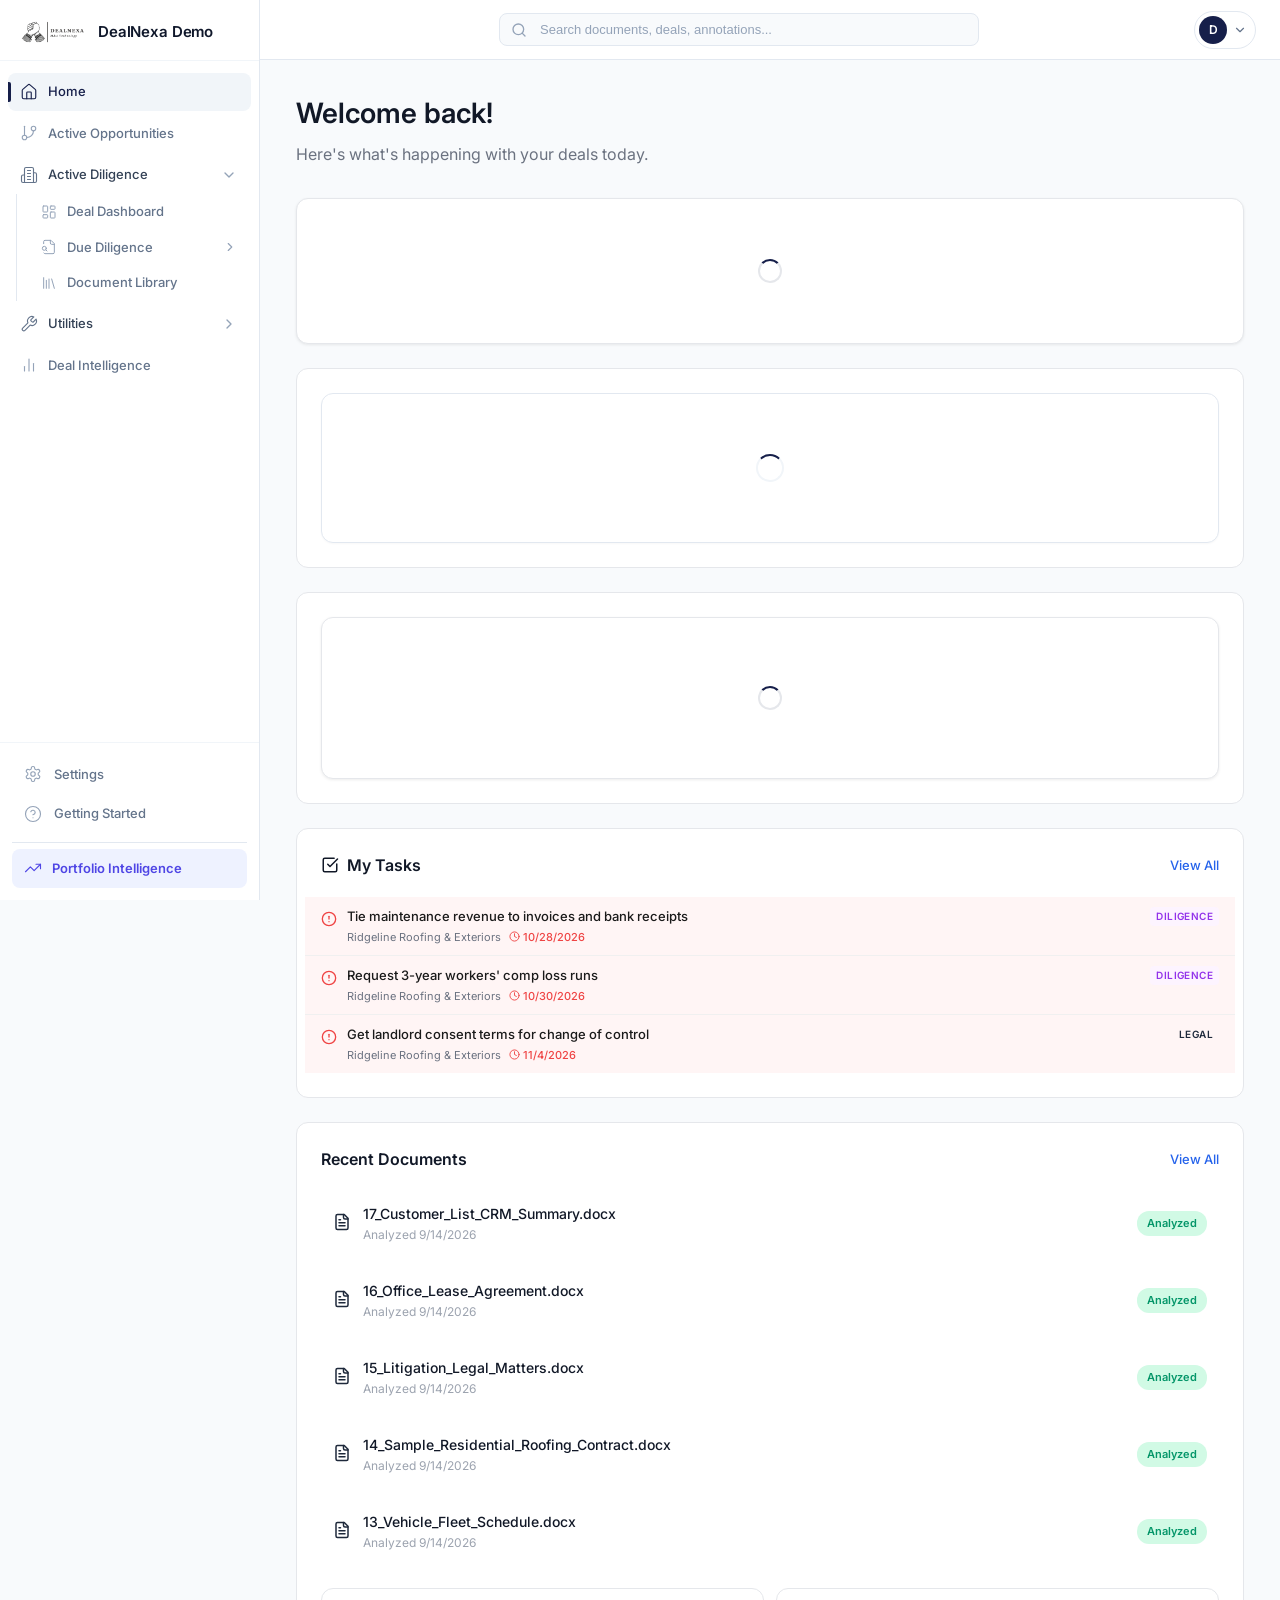
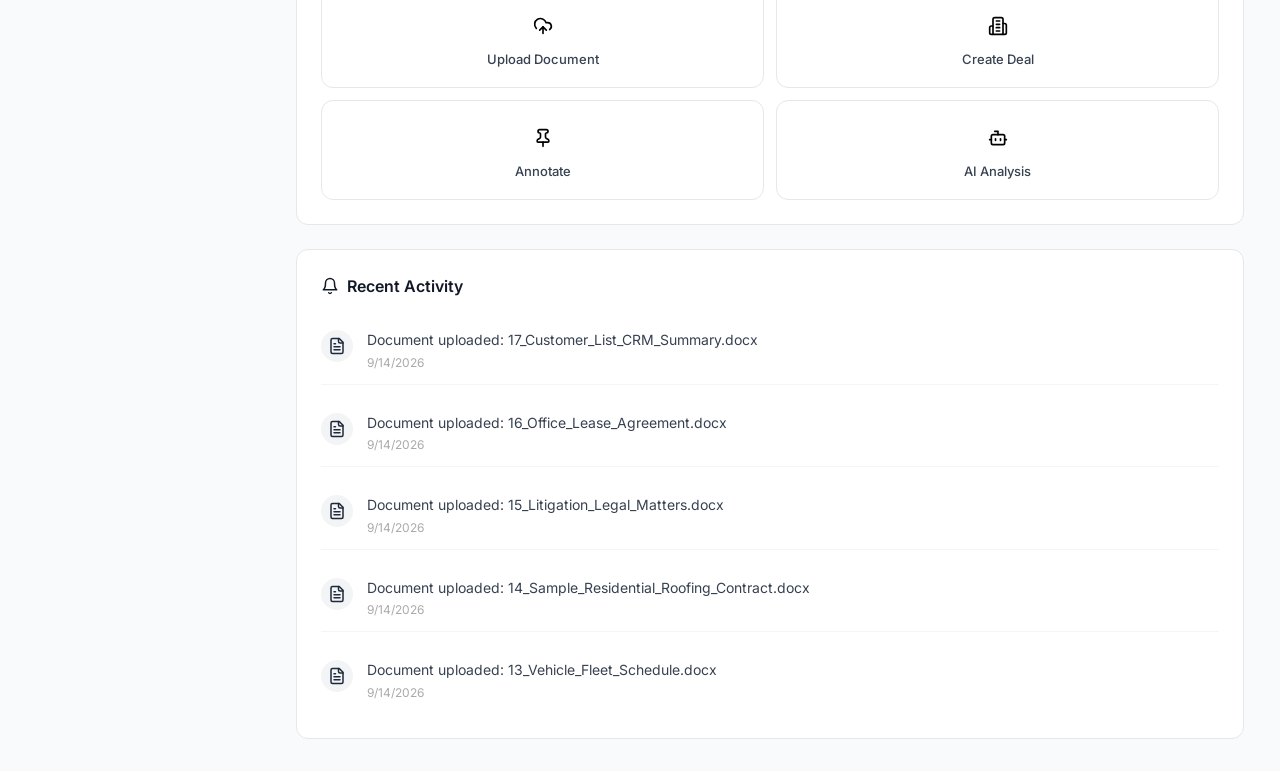
<file: dealnexa-app/index.html>
<!doctype html><html lang="en"><head><meta charset="utf-8"/><meta name="viewport" content="width=device-width,initial-scale=1"/><link rel="icon" type="image/png" href="./favicon.png"/><link rel="apple-touch-icon" href="./logo192.png"/><title>DealNexa</title><link href="https://fonts.googleapis.com/css2?family=Inter:wght@400;500;600;700&display=swap" rel="stylesheet"><script defer="defer" src="./static/js/main.6f1895f7.js"></script><link href="./static/css/main.c87bcca1.css" rel="stylesheet"></head><body><div id="root"></div></body></html>
</file>
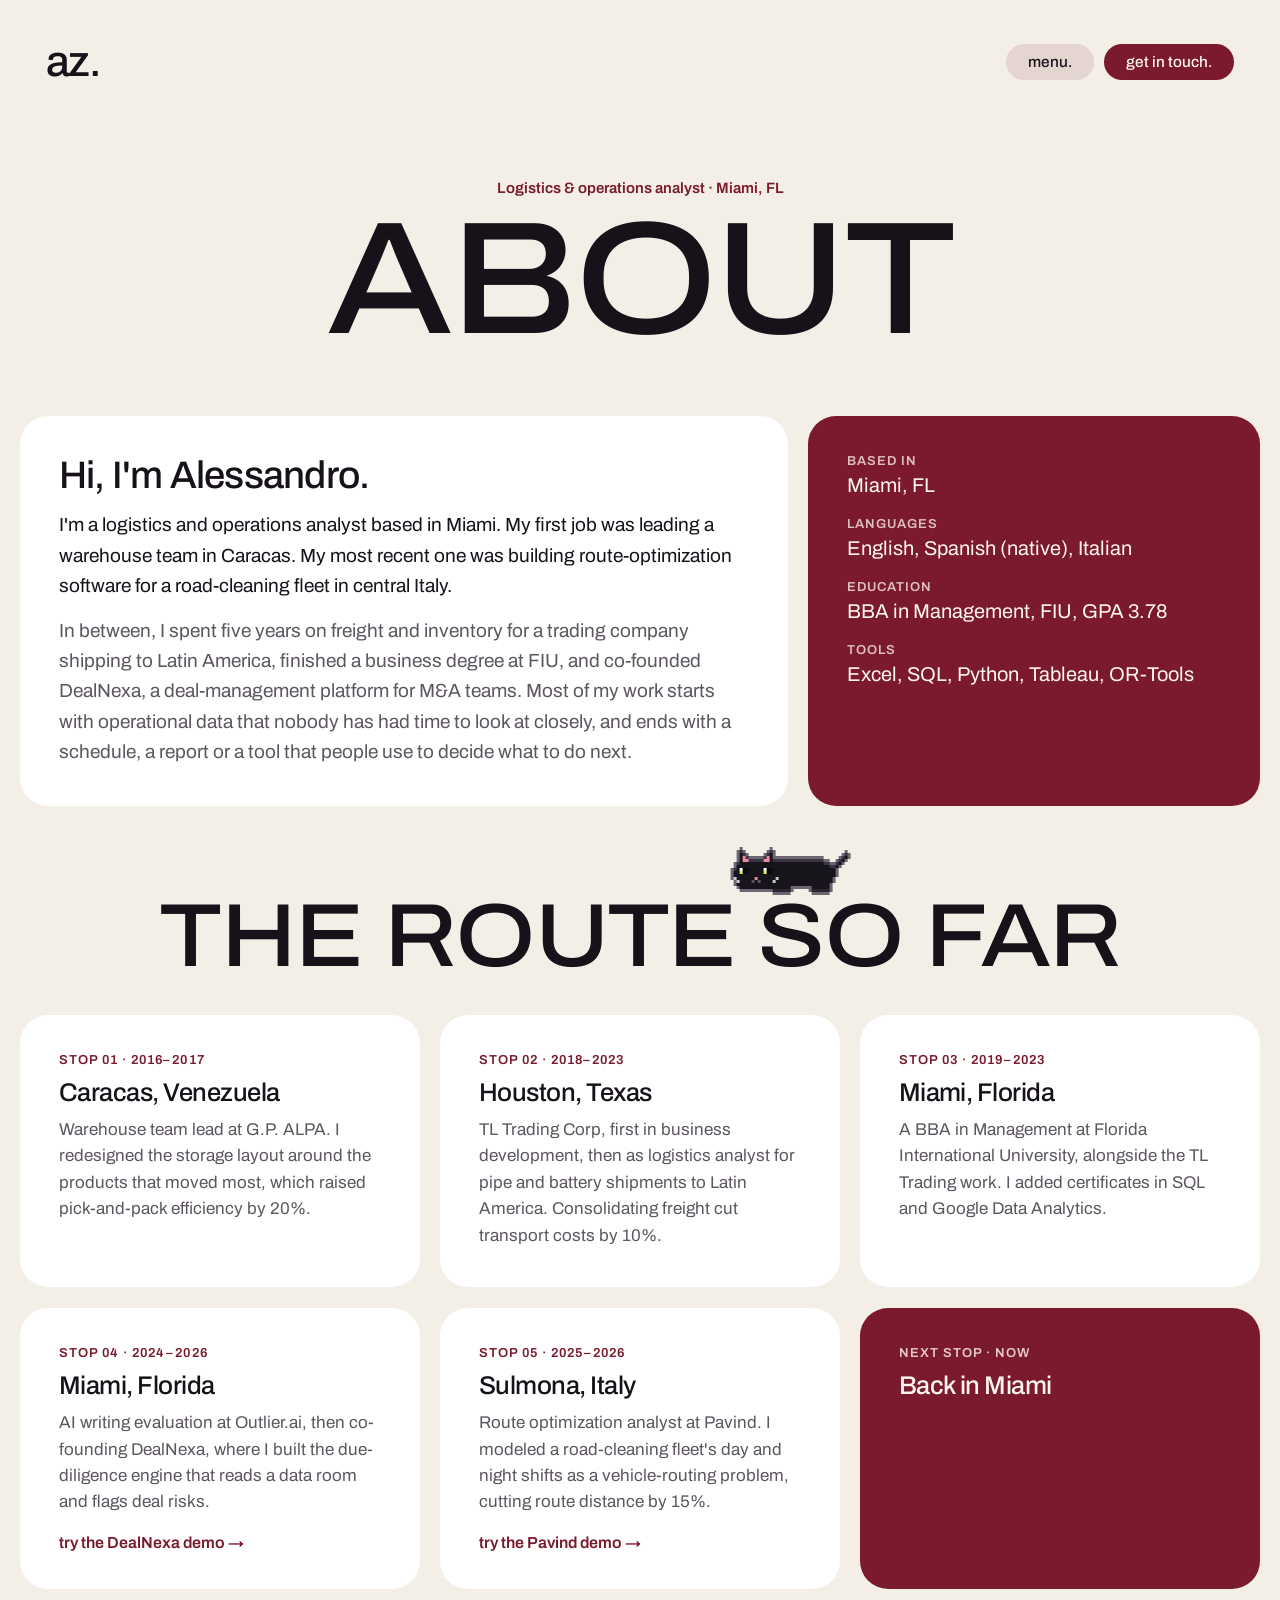
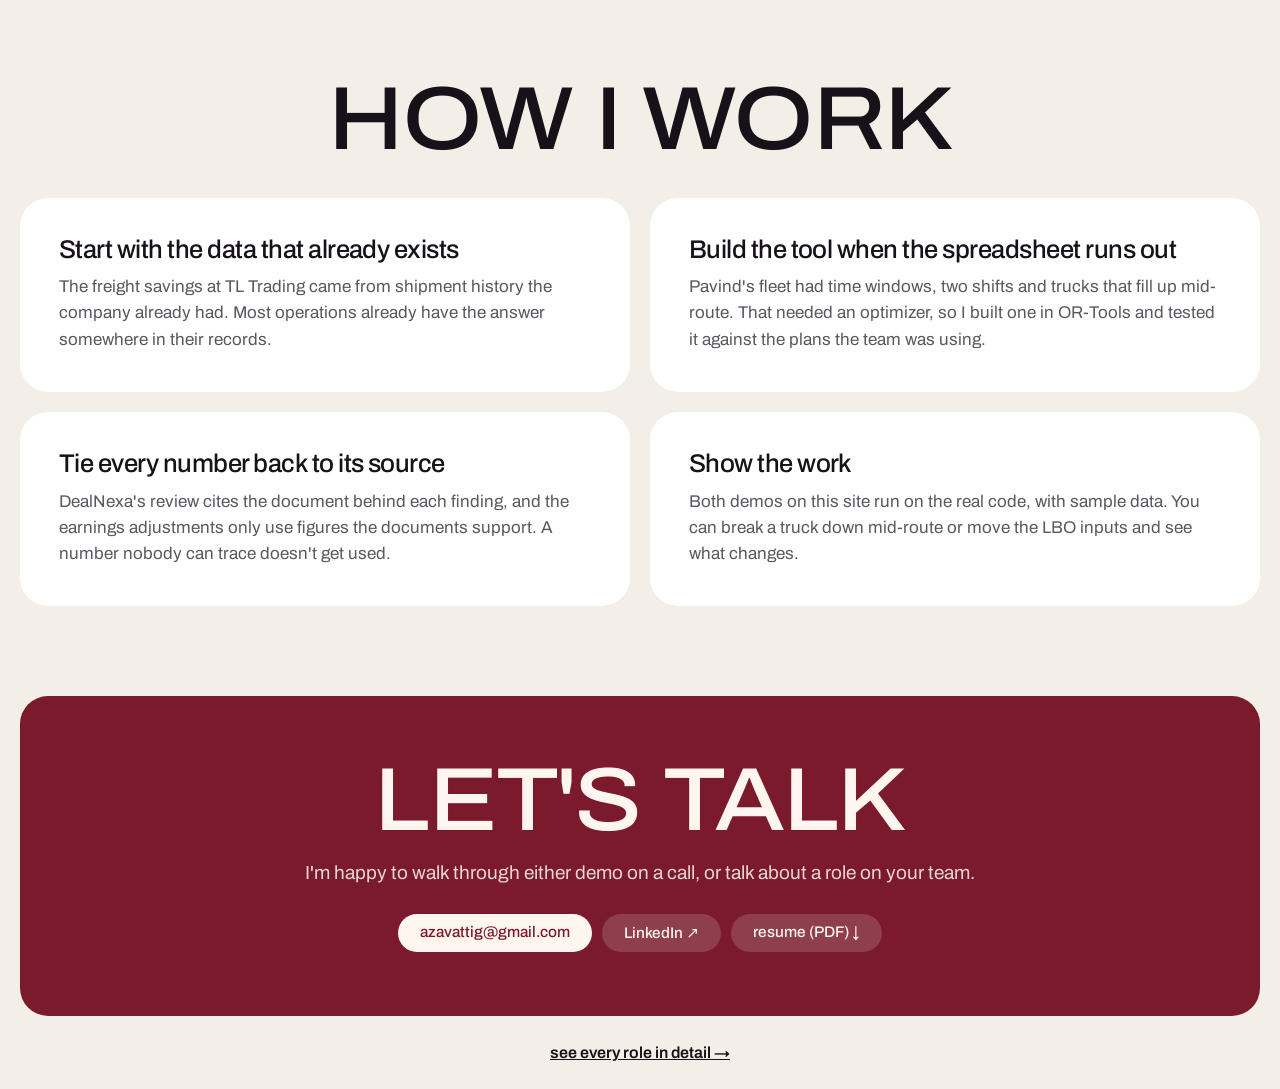
<file: about.html>
<!doctype html>
<html lang="en">
<head>
  <meta charset="utf-8">
  <meta name="viewport" content="width=device-width, initial-scale=1">
  <title>About · Alessandro Zavatti</title>
  <meta name="description" content="About Alessandro Zavatti, a logistics and operations analyst in Miami: from a warehouse in Caracas to route optimization in Italy.">
  <link rel="canonical" href="https://azavattig.github.io/about.html">
  <meta property="og:type" content="website">
  <meta property="og:site_name" content="Alessandro Zavatti">
  <meta property="og:title" content="About · Alessandro Zavatti">
  <meta property="og:description" content="Logistics and operations analyst in Miami: the route so far and how I work.">
  <meta property="og:url" content="https://azavattig.github.io/about.html">
  <meta property="og:image" content="https://azavattig.github.io/assets/og/og-main.png">
  <meta property="og:image:width" content="1200">
  <meta property="og:image:height" content="630">
  <meta property="og:image:alt" content="Alessandro Zavatti, logistics and operations analyst in Miami">
  <meta name="twitter:card" content="summary_large_image">
  <link rel="icon" href="data:image/svg+xml,%3Csvg xmlns=%22http://www.w3.org/2000/svg%22 viewBox=%220 0 64 64%22%3E%3Crect width=%2264%22 height=%2264%22 rx=%2216%22 fill=%22%237a1a2c%22/%3E%3Ctext x=%2232%22 y=%2244%22 font-family=%22sans-serif%22 font-weight=%22800%22 font-size=%2232%22 text-anchor=%22middle%22 fill=%22white%22%3Eaz.%3C/text%3E%3C/svg%3E">
  <link rel="preconnect" href="https://fonts.googleapis.com">
  <link rel="preconnect" href="https://fonts.gstatic.com" crossorigin>
  <link href="https://fonts.googleapis.com/css2?family=Archivo:wdth,wght@62..125,400..700&display=swap" rel="stylesheet">
  <link rel="stylesheet" href="css/style.css?v=37">
</head>
<body class="page-experience page-pavind page-about">
  <main>
    <header class="topbar">
      <a class="logo" href="index.html">az.</a>
      <div class="hero__nav">
        <button class="pill pill--soft menu-toggle" type="button" aria-expanded="false" aria-controls="site-menu">menu.</button>
        <a class="pill pill--wine" href="mailto:azavattig@gmail.com" data-pet-say="say hi!">get in touch.</a>
      </div>
    </header>

    <p class="pv-eyebrow">Logistics &amp; operations analyst · Miami, FL</p>
    <h1 class="page-title">About</h1>

    <section class="ab-intro" aria-label="Introduction">
      <article class="pv-card ab-intro__text">
        <h2>Hi, I'm Alessandro.</h2>
        <p>I'm a logistics and operations analyst based in Miami. My first job was leading a warehouse team in Caracas. My most recent one was building route-optimization software for a road-cleaning fleet in central Italy.</p>
        <p>In between, I spent five years on freight and inventory for a trading company shipping to Latin America, finished a business degree at FIU, and co-founded DealNexa, a deal-management platform for M&amp;A teams. Most of my work starts with operational data that nobody has had time to look at closely, and ends with a schedule, a report or a tool that people use to decide what to do next.</p>
      </article>
      <aside class="pv-card pv-card--result ab-facts" aria-label="Quick facts">
        <dl>
          <div><dt>Based in</dt><dd>Miami, FL</dd></div>
          <div><dt>Languages</dt><dd>English, Spanish (native), Italian</dd></div>
          <div><dt>Education</dt><dd>BBA in Management, FIU, GPA 3.78</dd></div>
          <div><dt>Tools</dt><dd>Excel, SQL, Python, Tableau, OR-Tools</dd></div>
        </dl>
      </aside>
    </section>

    <section class="ab-section" aria-labelledby="ab-route-title">
      <h2 class="ab-heading" id="ab-route-title">The route so far</h2>
      <ol class="ab-route">
        <li class="pv-card ab-stop">
          <span class="card__stop">stop 01 · 2016–2017</span>
          <h3>Caracas, Venezuela</h3>
          <p>Warehouse team lead at G.P. ALPA. I redesigned the storage layout around the products that moved most, which raised pick-and-pack efficiency by 20%.</p>
        </li>
        <li class="pv-card ab-stop">
          <span class="card__stop">stop 02 · 2018–2023</span>
          <h3>Houston, Texas</h3>
          <p>TL Trading Corp, first in business development, then as logistics analyst for pipe and battery shipments to Latin America. Consolidating freight cut transport costs by 10%.</p>
        </li>
        <li class="pv-card ab-stop">
          <span class="card__stop">stop 03 · 2019–2023</span>
          <h3>Miami, Florida</h3>
          <p>A BBA in Management at Florida International University, alongside the TL Trading work. I added certificates in SQL and Google Data Analytics.</p>
        </li>
        <li class="pv-card ab-stop">
          <span class="card__stop">stop 04 · 2024–2026</span>
          <h3>Miami, Florida</h3>
          <p>AI writing evaluation at Outlier.ai, then co-founding DealNexa, where I built the due-diligence engine that reads a data room and flags deal risks.</p>
          <a class="ab-stop__link" href="dealnexa.html">try the DealNexa demo →</a>
        </li>
        <li class="pv-card ab-stop">
          <span class="card__stop">stop 05 · 2025–2026</span>
          <h3>Sulmona, Italy</h3>
          <p>Route optimization analyst at Pavind. I modeled a road-cleaning fleet's day and night shifts as a vehicle-routing problem, cutting route distance by 15%.</p>
          <a class="ab-stop__link" href="pavind.html">try the Pavind demo →</a>
        </li>
        <li class="pv-card pv-card--result ab-stop">
          <span class="card__stop">next stop · now</span>
          <h3>Back in Miami</h3>
        </li>
      </ol>
    </section>

    <section class="ab-section" aria-labelledby="ab-work-title">
      <h2 class="ab-heading" id="ab-work-title">How I work</h2>
      <div class="ab-work">
        <article class="pv-card">
          <h3>Start with the data that already exists</h3>
          <p>The freight savings at TL Trading came from shipment history the company already had. Most operations already have the answer somewhere in their records.</p>
        </article>
        <article class="pv-card">
          <h3>Build the tool when the spreadsheet runs out</h3>
          <p>Pavind's fleet had time windows, two shifts and trucks that fill up mid-route. That needed an optimizer, so I built one in OR-Tools and tested it against the plans the team was using.</p>
        </article>
        <article class="pv-card">
          <h3>Tie every number back to its source</h3>
          <p>DealNexa's review cites the document behind each finding, and the earnings adjustments only use figures the documents support. A number nobody can trace doesn't get used.</p>
        </article>
        <article class="pv-card">
          <h3>Show the work</h3>
          <p>Both demos on this site run on the real code, with sample data. You can break a truck down mid-route or move the LBO inputs and see what changes.</p>
        </article>
      </div>
    </section>

    <section class="pv-card pv-card--result ab-contact" aria-labelledby="ab-contact-title">
      <h2 id="ab-contact-title">Let's talk</h2>
      <p>I'm happy to walk through either demo on a call, or talk about a role on your team.</p>
      <div class="ab-contact__links">
        <a class="pill" href="mailto:azavattig@gmail.com">azavattig@gmail.com</a>
        <a class="pill pill--ghost" href="https://www.linkedin.com/in/alessandrozavatti" target="_blank" rel="noopener">LinkedIn ↗</a>
        <a class="pill pill--ghost" href="assets/AlessandroZavatti_Resume.pdf" download data-pet-say="take one">resume (PDF) ↓</a>
      </div>
    </section>

    <p class="pv-back"><a href="experience.html">see every role in detail →</a></p>
  </main>

  <nav class="site-menu" id="site-menu" aria-label="Site menu" hidden>
    <button class="pill site-menu__close" type="button">close.</button>
    <ul class="site-menu__links">
      <li><a href="index.html">home</a></li>
      <li><a href="experience.html">experience</a></li>
      <li><a href="pavind.html">pavind demo</a></li>
      <li><a href="dealnexa.html">dealnexa demo</a></li>
      <li><a href="about.html" aria-current="page">about</a></li>
    </ul>
    <p class="site-menu__contact">
      <a href="mailto:azavattig@gmail.com">azavattig@gmail.com</a>
      <a href="https://www.linkedin.com/in/alessandrozavatti" target="_blank" rel="noopener">LinkedIn</a>
      <a href="https://github.com/azavattig" target="_blank" rel="noopener">GitHub</a>
      <a href="assets/AlessandroZavatti_Resume.pdf">Resume (PDF)</a>
    </p>
  </nav>

  <script src="js/menu.js?v=35"></script>
  <script src="js/pet/sprites.js?v=35"></script>
  <script src="js/pet/surfaces.js?v=35"></script>
  <script src="js/pet/pet.js?v=39"></script>
</body>
</html>
</file>
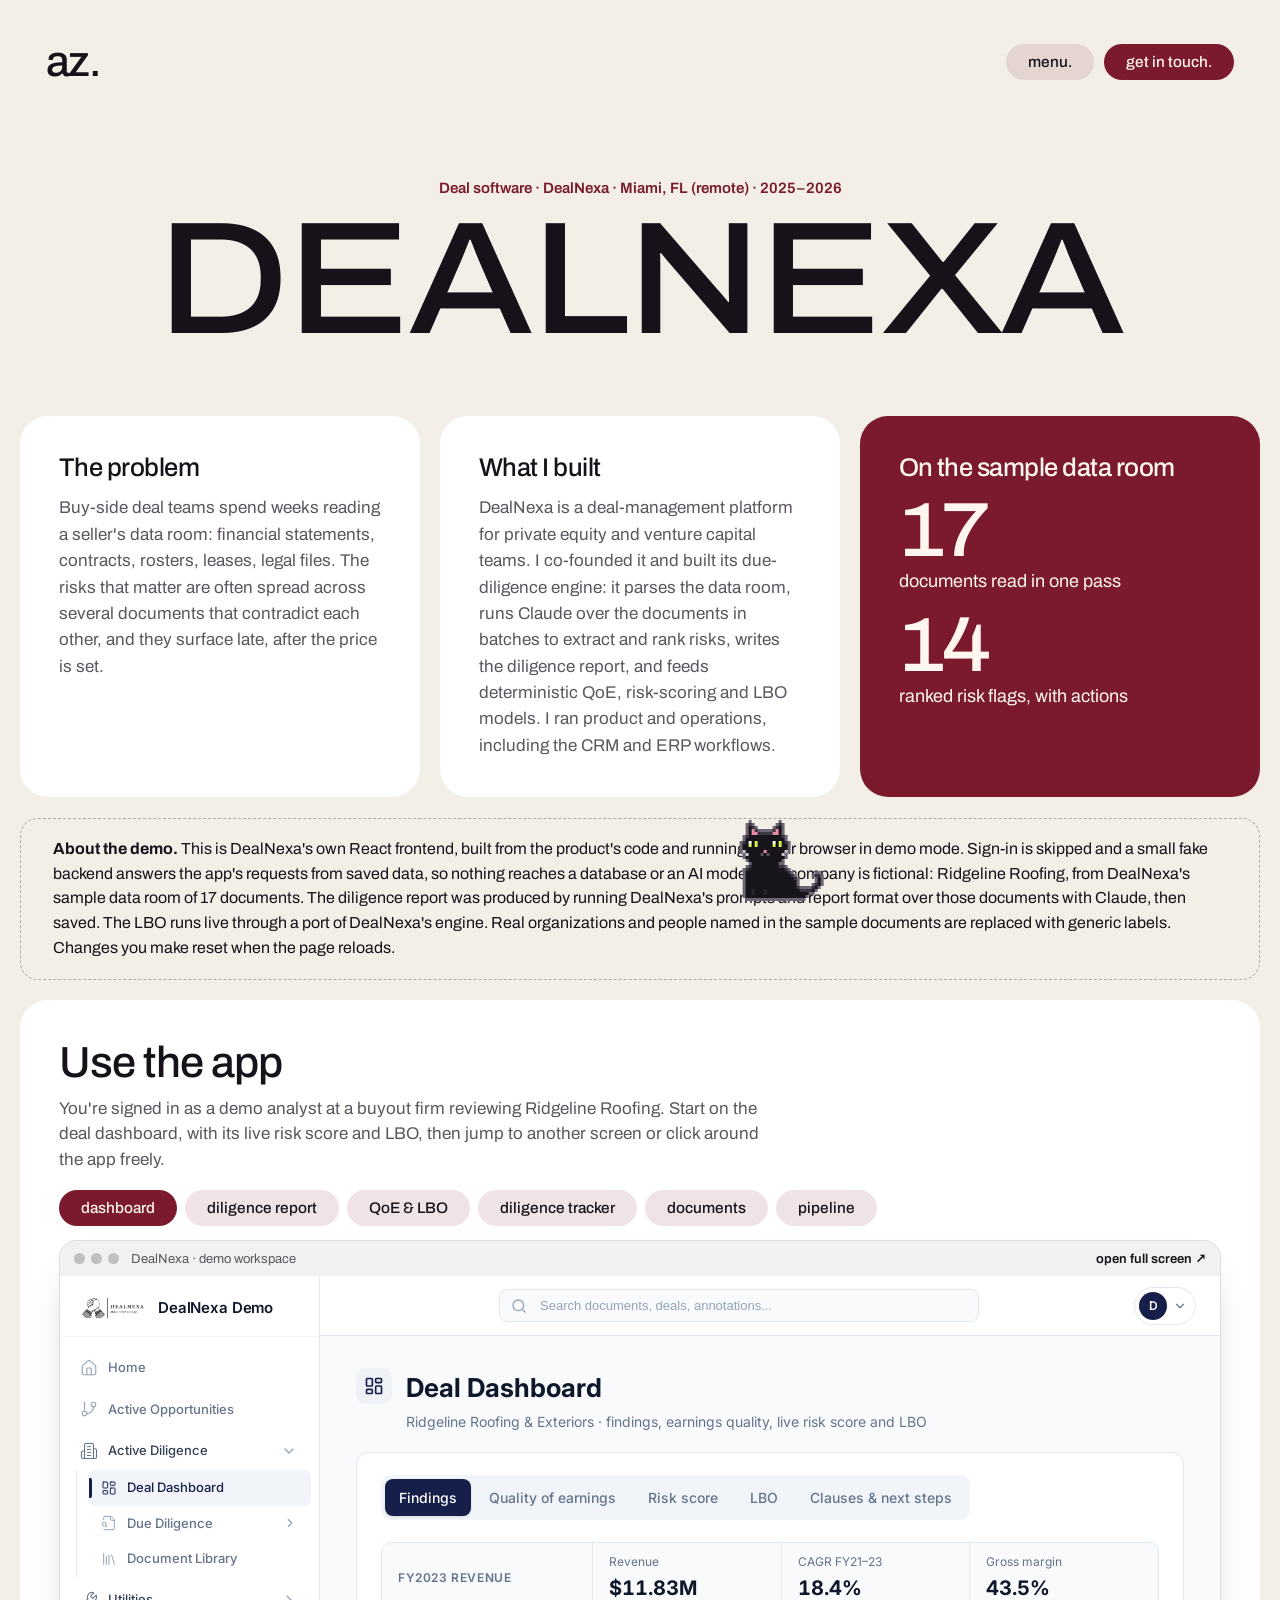
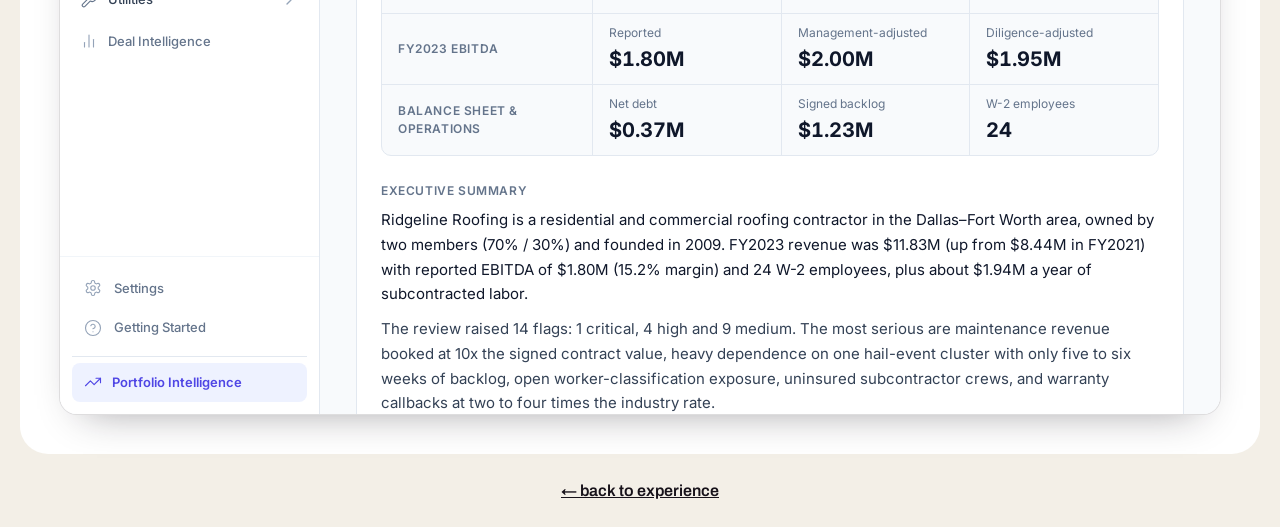
<file: dealnexa.html>
<!doctype html>
<html lang="en">
<head>
  <meta charset="utf-8">
  <meta name="viewport" content="width=device-width, initial-scale=1">
  <title>DealNexa Diligence Engine · Alessandro Zavatti</title>
  <meta name="description" content="Case study and interactive demo: an AI due-diligence engine for buy-side M&amp;A teams, running in demo mode on a fictional sample data room.">
  <link rel="canonical" href="https://azavattig.github.io/dealnexa.html">
  <meta property="og:type" content="website">
  <meta property="og:site_name" content="Alessandro Zavatti">
  <meta property="og:title" content="DealNexa due-diligence app · live demo">
  <meta property="og:description" content="The real DealNexa app in your browser: a sample data room with 17 documents, 14 risk flags, a live risk score and LBO.">
  <meta property="og:url" content="https://azavattig.github.io/dealnexa.html">
  <meta property="og:image" content="https://azavattig.github.io/assets/og/og-dealnexa.png">
  <meta property="og:image:width" content="1200">
  <meta property="og:image:height" content="630">
  <meta property="og:image:alt" content="DealNexa due-diligence app demo">
  <meta name="twitter:card" content="summary_large_image">
  <link rel="icon" href="data:image/svg+xml,%3Csvg xmlns=%22http://www.w3.org/2000/svg%22 viewBox=%220 0 64 64%22%3E%3Crect width=%2264%22 height=%2264%22 rx=%2216%22 fill=%22%237a1a2c%22/%3E%3Ctext x=%2232%22 y=%2244%22 font-family=%22sans-serif%22 font-weight=%22800%22 font-size=%2232%22 text-anchor=%22middle%22 fill=%22white%22%3Eaz.%3C/text%3E%3C/svg%3E">
  <link rel="preconnect" href="https://fonts.googleapis.com">
  <link rel="preconnect" href="https://fonts.gstatic.com" crossorigin>
  <link href="https://fonts.googleapis.com/css2?family=Archivo:wdth,wght@62..125,400..700&display=swap" rel="stylesheet">
  <link rel="stylesheet" href="css/style.css?v=36">
</head>
<body class="page-experience page-pavind page-dealnexa">
  <main>
    <header class="topbar">
      <a class="logo" href="index.html">az.</a>
      <div class="hero__nav">
        <button class="pill pill--soft menu-toggle" type="button" aria-expanded="false" aria-controls="site-menu">menu.</button>
        <a class="pill pill--wine" href="mailto:azavattig@gmail.com" data-pet-say="say hi!">get in touch.</a>
      </div>
    </header>

    <p class="pv-eyebrow">Deal software · DealNexa · Miami, FL (remote) · 2025–2026</p>
    <h1 class="page-title">DealNexa</h1>

    <section class="pv-story" aria-label="Case study">
      <article class="pv-card">
        <h2>The problem</h2>
        <p>Buy-side deal teams spend weeks reading a seller's data room: financial statements, contracts, rosters, leases, legal files. The risks that matter are often spread across several documents that contradict each other, and they surface late, after the price is set.</p>
      </article>
      <article class="pv-card">
        <h2>What I built</h2>
        <p>DealNexa is a deal-management platform for private equity and venture capital teams. I co-founded it and built its due-diligence engine: it parses the data room, runs Claude over the documents in batches to extract and rank risks, writes the diligence report, and feeds deterministic QoE, risk-scoring and LBO models. I ran product and operations, including the CRM and ERP workflows.</p>
      </article>
      <article class="pv-card pv-card--result">
        <h2>On the sample data room</h2>
        <p class="pv-big"><span>17</span> documents read in one pass</p>
        <p class="pv-big"><span>14</span> ranked risk flags, with actions</p>
      </article>
    </section>

    <aside class="pv-note">
      <strong>About the demo.</strong> This is DealNexa's own React frontend, built from the product's code and running
      in your browser in demo mode. Sign-in is skipped and a small fake backend answers the app's requests from saved
      data, so nothing reaches a database or an AI model. The company is fictional: Ridgeline Roofing, from DealNexa's
      sample data room of 17 documents. The diligence report was produced by running DealNexa's prompts and report
      format over those documents with Claude, then saved. The LBO runs live through a port of DealNexa's engine.
      Real organizations and people named in the sample documents are replaced with generic labels. Changes you make
      reset when the page reloads.
    </aside>

    <section class="pv-demo" aria-labelledby="dn-demo-title">
      <div class="pv-demo__head">
        <h2 id="dn-demo-title">Use the app</h2>
        <p>You're signed in as a demo analyst at a buyout firm reviewing Ridgeline Roofing. Start on the deal dashboard, with its live risk score and LBO, then jump to another screen or click around the app freely.</p>
      </div>

      <div class="dn-jump" role="group" aria-label="Jump to a screen">
        <button class="pill pill--soft" type="button" data-view="dashboard" aria-pressed="true">dashboard</button>
        <button class="pill pill--soft" type="button" data-view="ai-findings" aria-pressed="false">diligence report</button>
        <button class="pill pill--soft" type="button" data-view="financials" aria-pressed="false">QoE &amp; LBO</button>
        <button class="pill pill--soft" type="button" data-view="diligence" aria-pressed="false">diligence tracker</button>
        <button class="pill pill--soft" type="button" data-view="library" aria-pressed="false">documents</button>
        <button class="pill pill--soft" type="button" data-view="pipeline" aria-pressed="false">pipeline</button>
      </div>

      <div class="dn-window">
        <div class="dn-window__bar">
          <span class="dn-window__dots" aria-hidden="true"><i></i><i></i><i></i></span>
          <span class="dn-window__title">DealNexa · demo workspace</span>
          <a class="dn-window__open" id="dn-open" href="dealnexa-app/index.html#/dashboard" target="_blank" rel="noopener">open full screen ↗</a>
        </div>
        <iframe class="dn-window__frame" id="dn-frame" src="dealnexa-app/index.html#/dashboard" title="DealNexa app, demo mode" loading="lazy"></iframe>
        <div class="dn-window__small">
          <p>The app is built for a desktop screen.</p>
          <a class="pill pill--wine" href="dealnexa-app/index.html#/dashboard" target="_blank" rel="noopener">open the app ↗</a>
        </div>
      </div>
    </section>

    <p class="pv-back"><a href="experience.html">← back to experience</a></p>
  </main>

  <nav class="site-menu" id="site-menu" aria-label="Site menu" hidden>
    <button class="pill site-menu__close" type="button">close.</button>
    <ul class="site-menu__links">
      <li><a href="index.html">home</a></li>
      <li><a href="experience.html">experience</a></li>
      <li><a href="pavind.html">pavind demo</a></li>
      <li><a href="dealnexa.html" aria-current="page">dealnexa demo</a></li>
      <li><a href="about.html">about</a></li>
    </ul>
    <p class="site-menu__contact">
      <a href="mailto:azavattig@gmail.com">azavattig@gmail.com</a>
      <a href="https://www.linkedin.com/in/alessandrozavatti" target="_blank" rel="noopener">LinkedIn</a>
      <a href="https://github.com/azavattig" target="_blank" rel="noopener">GitHub</a>
      <a href="assets/AlessandroZavatti_Resume.pdf">Resume (PDF)</a>
    </p>
  </nav>

  <script src="js/menu.js?v=35"></script>
  <script src="js/dealnexa-window.js?v=36"></script>
  <script src="js/pet/sprites.js?v=35"></script>
  <script src="js/pet/surfaces.js?v=35"></script>
  <script src="js/pet/pet.js?v=39"></script>
</body>
</html>
</file>
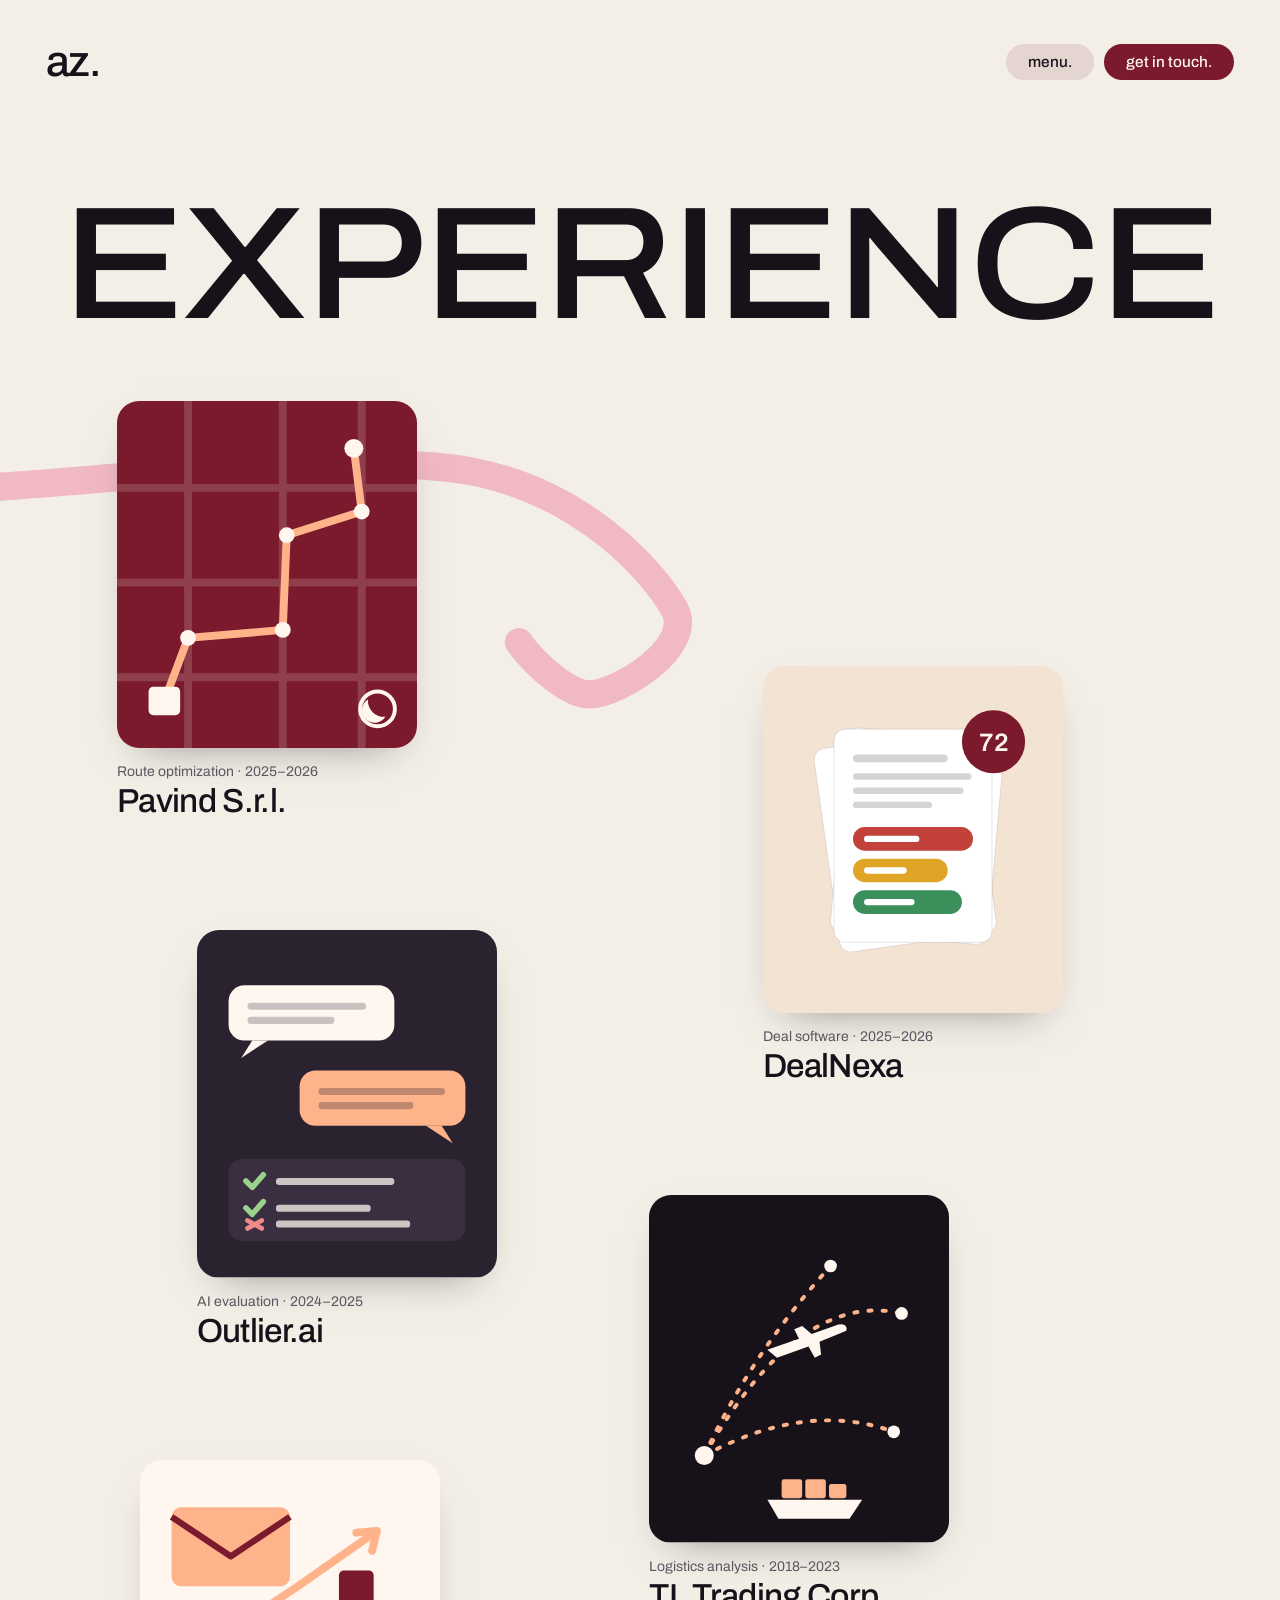
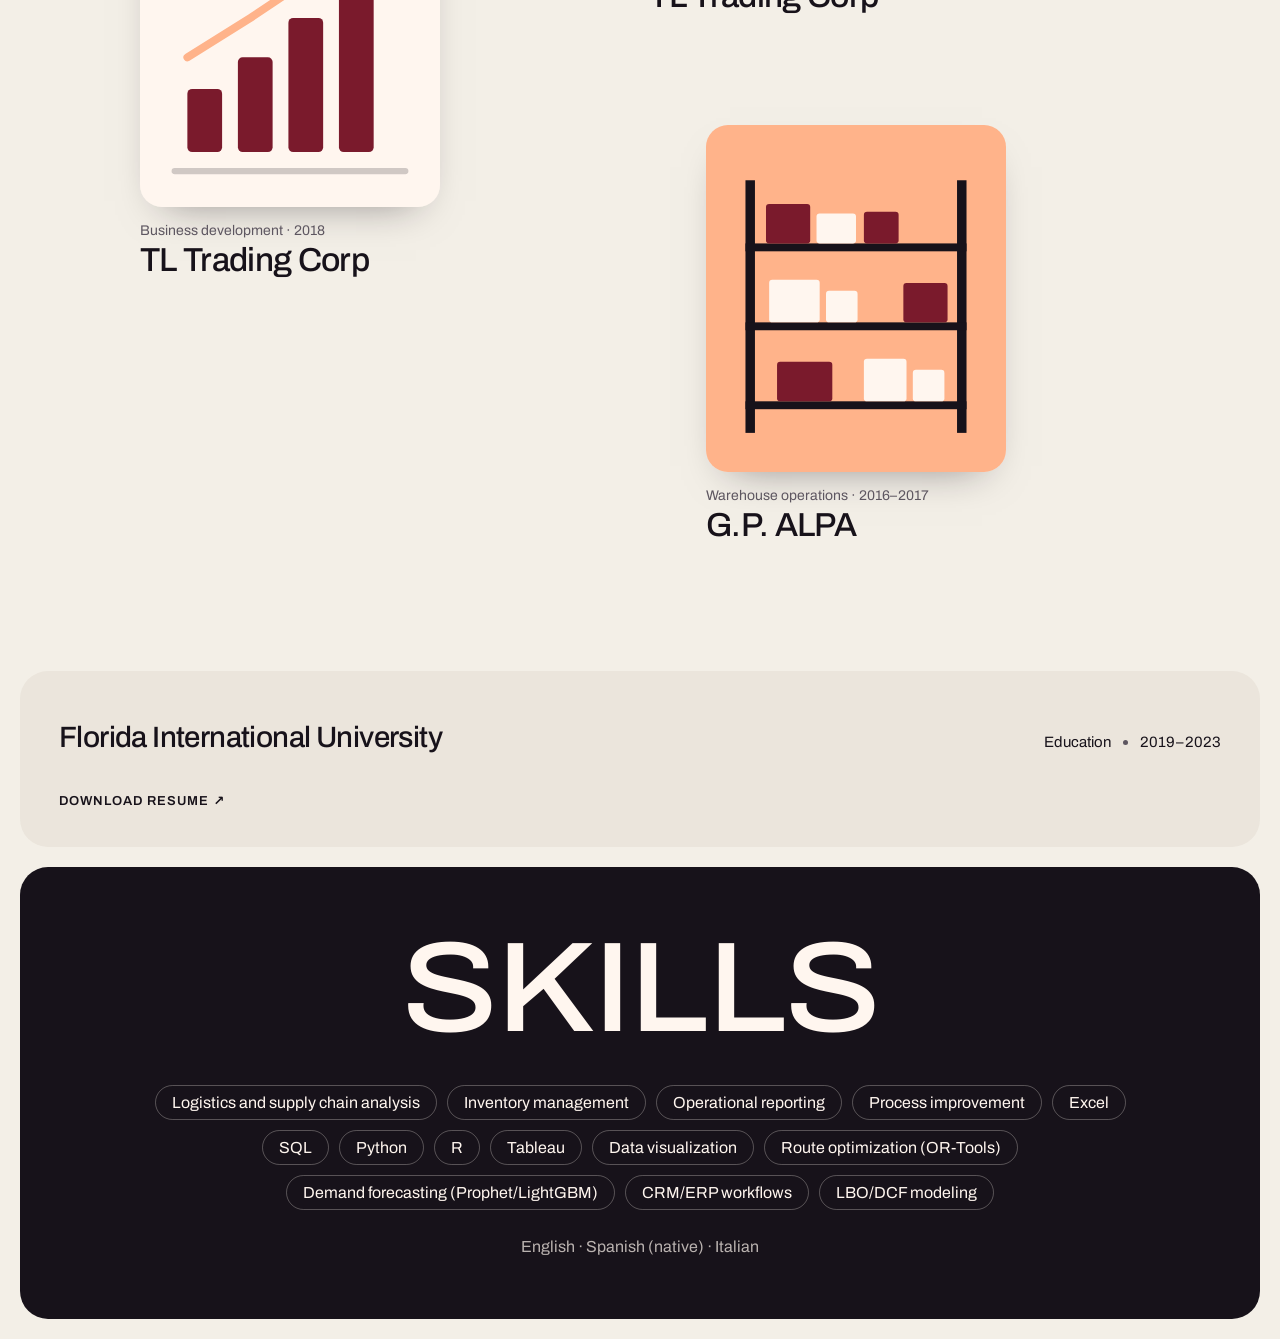
<file: experience.html>
<!doctype html>
<html lang="en">
<head>
  <meta charset="utf-8">
  <meta name="viewport" content="width=device-width, initial-scale=1">
  <title>Experience · Alessandro Zavatti</title>
  <meta name="description" content="Work history of Alessandro Zavatti: route optimization, deal software, logistics analysis and warehouse operations.">
  <link rel="canonical" href="https://azavattig.github.io/experience.html">
  <meta property="og:type" content="website">
  <meta property="og:site_name" content="Alessandro Zavatti">
  <meta property="og:title" content="Experience · Alessandro Zavatti">
  <meta property="og:description" content="Every role, from a warehouse in Caracas to route optimization in Italy.">
  <meta property="og:url" content="https://azavattig.github.io/experience.html">
  <meta property="og:image" content="https://azavattig.github.io/assets/og/og-main.png">
  <meta property="og:image:width" content="1200">
  <meta property="og:image:height" content="630">
  <meta property="og:image:alt" content="Alessandro Zavatti, logistics and operations analyst in Miami">
  <meta name="twitter:card" content="summary_large_image">
  <link rel="icon" href="data:image/svg+xml,%3Csvg xmlns=%22http://www.w3.org/2000/svg%22 viewBox=%220 0 64 64%22%3E%3Crect width=%2264%22 height=%2264%22 rx=%2216%22 fill=%22%237a1a2c%22/%3E%3Ctext x=%2232%22 y=%2244%22 font-family=%22sans-serif%22 font-weight=%22800%22 font-size=%2232%22 text-anchor=%22middle%22 fill=%22white%22%3Eaz.%3C/text%3E%3C/svg%3E">
  <link rel="preconnect" href="https://fonts.googleapis.com">
  <link rel="preconnect" href="https://fonts.gstatic.com" crossorigin>
  <link href="https://fonts.googleapis.com/css2?family=Archivo:wdth,wght@62..125,400..700&display=swap" rel="stylesheet">
  <link rel="stylesheet" href="css/style.css?v=35">
</head>
<body class="page-experience">
  <main>
    <header class="topbar">
      <a class="logo" href="index.html">az.</a>
      <div class="hero__nav">
        <button class="pill pill--soft menu-toggle" type="button" aria-expanded="false" aria-controls="site-menu">menu.</button>
        <a class="pill pill--wine" href="mailto:azavattig@gmail.com" data-pet-say="say hi!">get in touch.</a>
      </div>
    </header>

    <h1 class="page-title">Experience</h1>

    <section class="exp-section" aria-label="Work history">
      <svg class="squiggle" aria-hidden="true"><path class="squiggle__path"/></svg>
      <div class="exp-cards">
      <button class="exp-card" type="button" data-role="pavind">
        <span class="exp-card__cover"><svg viewBox="0 0 380 440" role="img" aria-label="Route map">
      <rect width="380" height="440" fill="#7a1a2c"/>
      <g stroke="#fff6ef" stroke-opacity="0.16" stroke-width="10">
        <path d="M0 110 H380 M0 230 H380 M0 350 H380 M90 0 V440 M210 0 V440 M310 0 V440"/>
      </g>
      <path d="M60 380 L90 300 L210 290 L215 170 L310 140 L300 60" fill="none" stroke="#ffb38a" stroke-width="10" stroke-linecap="round" stroke-linejoin="round"/>
      <g fill="#fff6ef"><circle cx="90" cy="300" r="10"/><circle cx="210" cy="290" r="10"/><circle cx="215" cy="170" r="10"/><circle cx="310" cy="140" r="10"/><circle cx="300" cy="60" r="12"/></g>
      <rect x="40" y="362" width="40" height="36" rx="6" fill="#fff6ef"/>
      <circle cx="330" cy="390" r="22" fill="none" stroke="#fff6ef" stroke-width="5"/>
      <path d="M318 378 a16 16 0 1 0 22 22 a20 20 0 0 1 -22 -22z" fill="#fff6ef"/>
    </svg></span>
        <span class="exp-card__label">Route optimization · 2025–2026</span>
        <span class="exp-card__name">Pavind S.r.l.</span>
      </button>
      <button class="exp-card" type="button" data-role="dealnexa">
        <span class="exp-card__cover"><svg viewBox="0 0 380 440" role="img" aria-label="Deal documents with risk flags">
      <rect width="380" height="440" fill="#f3e3d3"/>
      <g transform="rotate(-8 190 220)"><rect x="80" y="90" width="200" height="260" rx="14" fill="#ffffff" stroke="#17121a" stroke-opacity="0.12"/></g>
      <g transform="rotate(5 190 220)"><rect x="95" y="85" width="200" height="260" rx="14" fill="#ffffff" stroke="#17121a" stroke-opacity="0.12"/></g>
      <rect x="90" y="80" width="200" height="270" rx="14" fill="#ffffff" stroke="#17121a" stroke-opacity="0.15"/>
      <g fill="#17121a" fill-opacity="0.18"><rect x="114" y="112" width="120" height="10" rx="5"/><rect x="114" y="136" width="150" height="8" rx="4"/><rect x="114" y="154" width="140" height="8" rx="4"/><rect x="114" y="172" width="100" height="8" rx="4"/></g>
      <rect x="114" y="204" width="152" height="30" rx="15" fill="#c2413b"/>
      <rect x="114" y="244" width="120" height="30" rx="15" fill="#e0a526"/>
      <rect x="114" y="284" width="138" height="30" rx="15" fill="#3a8f5b"/>
      <g fill="#ffffff"><rect x="128" y="215" width="70" height="8" rx="4"/><rect x="128" y="255" width="54" height="8" rx="4"/><rect x="128" y="295" width="64" height="8" rx="4"/></g>
      <circle cx="292" cy="96" r="40" fill="#7a1a2c"/>
      <text x="292" y="108" text-anchor="middle" font-family="Archivo, sans-serif" font-weight="600" font-size="32" fill="#fff6ef">72</text>
    </svg></span>
        <span class="exp-card__label">Deal software · 2025–2026</span>
        <span class="exp-card__name">DealNexa</span>
      </button>
      <button class="exp-card" type="button" data-role="outlier">
        <span class="exp-card__cover"><svg viewBox="0 0 380 440" role="img" aria-label="Chat responses scored against a rubric">
      <rect width="380" height="440" fill="#2b2230"/>
      <rect x="40" y="70" width="210" height="70" rx="20" fill="#fff6ef"/>
      <path d="M70 140 l-14 22 l34 -22 z" fill="#fff6ef"/>
      <g fill="#2b2230" fill-opacity="0.25"><rect x="64" y="92" width="150" height="9" rx="4"/><rect x="64" y="110" width="110" height="9" rx="4"/></g>
      <rect x="130" y="178" width="210" height="70" rx="20" fill="#ffb38a"/>
      <path d="M310 248 l14 22 l-34 -22 z" fill="#ffb38a"/>
      <g fill="#2b2230" fill-opacity="0.3"><rect x="154" y="200" width="160" height="9" rx="4"/><rect x="154" y="218" width="120" height="9" rx="4"/></g>
      <rect x="40" y="290" width="300" height="104" rx="18" fill="#3a2f40"/>
      <g fill="none" stroke="#9ad18b" stroke-width="7" stroke-linecap="round" stroke-linejoin="round">
        <path d="M62 318 l8 8 l14 -16"/><path d="M62 352 l8 8 l14 -16"/>
      </g>
      <path d="M64 378 l18 -10 M64 368 l18 10" stroke="#f08a8a" stroke-width="6" stroke-linecap="round"/>
      <g fill="#fff6ef" fill-opacity="0.75"><rect x="100" y="314" width="150" height="9" rx="4"/><rect x="100" y="348" width="120" height="9" rx="4"/><rect x="100" y="368" width="170" height="9" rx="4"/></g>
    </svg></span>
        <span class="exp-card__label">AI evaluation · 2024–2025</span>
        <span class="exp-card__name">Outlier.ai</span>
      </button>
      <button class="exp-card" type="button" data-role="tltrading">
        <span class="exp-card__cover"><svg viewBox="0 0 380 440" role="img" aria-label="Ocean and air freight routes">
      <rect width="380" height="440" fill="#17121a"/>
      <g fill="none" stroke="#ffb38a" stroke-width="5" stroke-dasharray="4 14" stroke-linecap="round">
        <path d="M70 330 Q190 120 320 150"/><path d="M70 330 Q200 260 310 300"/><path d="M70 330 Q130 200 230 90"/>
      </g>
      <g fill="#fff6ef"><circle cx="70" cy="330" r="12"/><circle cx="320" cy="150" r="8"/><circle cx="310" cy="300" r="8"/><circle cx="230" cy="90" r="8"/></g>
      <path d="M150 196 l40 -14 l-6 -12 l10 -4 l12 10 l34 -12 q12 -2 10 8 l-34 14 l2 16 l-8 4 l-8 -14 l-40 14 z" fill="#fff6ef"/>
      <path d="M150 386 h120 l-16 24 h-90 z" fill="#fff6ef"/>
      <g fill="#ffb38a"><rect x="168" y="360" width="26" height="24" rx="3"/><rect x="198" y="360" width="26" height="24" rx="3"/><rect x="228" y="366" width="22" height="18" rx="3"/></g>
    </svg></span>
        <span class="exp-card__label">Logistics analysis · 2018–2023</span>
        <span class="exp-card__name">TL Trading Corp</span>
      </button>
      <button class="exp-card" type="button" data-role="tlbd">
        <span class="exp-card__cover"><svg viewBox="0 0 380 440" role="img" aria-label="Outreach email and growing sales">
      <rect width="380" height="440" fill="#fff6ef"/>
      <g fill="#7a1a2c"><rect x="60" y="290" width="44" height="80" rx="6"/><rect x="124" y="250" width="44" height="120" rx="6"/><rect x="188" y="200" width="44" height="170" rx="6"/><rect x="252" y="140" width="44" height="230" rx="6"/></g>
      <path d="M60 250 L140 200 L200 160 L300 90" fill="none" stroke="#ffb38a" stroke-width="10" stroke-linecap="round" stroke-linejoin="round"/>
      <path d="M300 90 l-26 2 M300 90 l-6 25" stroke="#ffb38a" stroke-width="10" stroke-linecap="round"/>
      <rect x="40" y="60" width="150" height="100" rx="12" fill="#ffb38a"/>
      <path d="M40 72 L115 122 L190 72" fill="none" stroke="#7a1a2c" stroke-width="8" stroke-linejoin="round"/>
      <rect x="40" y="390" width="300" height="8" rx="4" fill="#17121a" fill-opacity="0.2"/>
    </svg></span>
        <span class="exp-card__label">Business development · 2018</span>
        <span class="exp-card__name">TL Trading Corp</span>
      </button>
      <button class="exp-card" type="button" data-role="gpalpa">
        <span class="exp-card__cover"><svg viewBox="0 0 380 440" role="img" aria-label="Warehouse shelves">
      <rect width="380" height="440" fill="#ffb38a"/>
      <g fill="#17121a"><rect x="50" y="70" width="12" height="320"/><rect x="318" y="70" width="12" height="320"/>
        <rect x="50" y="150" width="280" height="10"/><rect x="50" y="250" width="280" height="10"/><rect x="50" y="350" width="280" height="10"/></g>
      <g fill="#7a1a2c"><rect x="76" y="100" width="56" height="50" rx="4"/><rect x="200" y="110" width="44" height="40" rx="4"/><rect x="250" y="200" width="56" height="50" rx="4"/><rect x="90" y="300" width="70" height="50" rx="4"/></g>
      <g fill="#fff6ef"><rect x="140" y="112" width="50" height="38" rx="4"/><rect x="80" y="196" width="64" height="54" rx="4"/><rect x="152" y="210" width="40" height="40" rx="4"/><rect x="200" y="296" width="54" height="54" rx="4"/><rect x="262" y="310" width="40" height="40" rx="4"/></g>
    </svg></span>
        <span class="exp-card__label">Warehouse operations · 2016–2017</span>
        <span class="exp-card__name">G.P. ALPA</span>
      </button>
      </div>

      <div class="exp-list">
        <ul class="exp-list__rows">
        <li><button class="exp-row" type="button" data-role="fiu">
          <span class="exp-row__name">Florida International University</span>
          <span class="exp-row__meta">Education<span class="exp-row__dot" aria-hidden="true"></span>2019–2023</span>
        </button></li>
        </ul>
        <a class="exp-list__all" href="assets/AlessandroZavatti_Resume.pdf" download data-pet-say="take one">download resume <span aria-hidden="true">↗</span></a>
      </div>
    </section>

    <section class="skills-card" aria-label="Skills">
      <h2 class="skills-card__title">Skills</h2>
      <ul class="skills-card__tags"><li>Logistics and supply chain analysis</li><li>Inventory management</li><li>Operational reporting</li><li>Process improvement</li><li>Excel</li><li>SQL</li><li>Python</li><li>R</li><li>Tableau</li><li>Data visualization</li><li>Route optimization (OR-Tools)</li><li>Demand forecasting (Prophet/LightGBM)</li><li>CRM/ERP workflows</li><li>LBO/DCF modeling</li></ul>
      <p class="skills-card__langs">English · Spanish (native) · Italian</p>
    </section>
  </main>

  <dialog class="role-dialog" aria-labelledby="role-dialog-title">
    <button class="pill pill--wine role-dialog__close" type="button">close.</button>
    <div class="role-dialog__body"></div>
  </dialog>

  <template id="role-pavind">
      <p class="role__meta">Aug 2025 – Jul 2026 · Sulmona, Italy</p>
      <h2 class="role__company">Pavind S.r.l.</h2>
      <p class="role__title">Route Optimization Analyst</p>
      <p class="role__context">The fleet cleans municipal roads around Sulmona on day and night shifts, and every job has a time window.</p>
      <ul class="role__bullets">
        <li>Built a route-optimization engine for a municipal road-cleaning fleet, modeling it as a Capacitated Vehicle Routing Problem with Time Windows (CVRPTW) in Google OR-Tools.</li>
        <li>Added a demand-forecasting layer (Prophet/LightGBM) and modeled real day/night shift constraints to drive proactive, shift-aware scheduling.</li>
        <li>Reduced route distance by 15% and cut idle fleet hours by 12%.</li>
      </ul>
      <ul class="role__tags" aria-label="Tools"><li>OR-Tools</li><li>CVRPTW</li><li>Prophet</li><li>LightGBM</li><li>Python</li></ul>
      <a class="pill pill--wine role__link" href="pavind.html">open the demo →</a>
  </template>
  <template id="role-dealnexa">
      <p class="role__meta">Jul 2025 – May 2026 · Miami, FL (Remote)</p>
      <h2 class="role__company">DealNexa</h2>
      <p class="role__title">Co-Founder</p>
      <p class="role__context">DealNexa is deal-management software for buy-side M&amp;A teams, covering pipeline, diligence and closing. The diligence engine first ran on Claude Sonnet; I later moved it to several models to keep token costs down.</p>
      <ul class="role__bullets">
        <li>Co-founded and built a deal-management platform for private equity and venture capital teams; managed product and operations, including customer relationship management (CRM) and enterprise resource planning (ERP) workflows.</li>
        <li>Built a Claude API due-diligence engine to review company documents and flag risks; developed tools that extracted Excel data for leveraged buyout (LBO) and discounted cash flow (DCF) models.</li>
      </ul>
      <ul class="role__tags" aria-label="Tools"><li>Claude API</li><li>Node.js</li><li>React</li><li>Supabase</li><li>LBO/DCF</li></ul>
      <a class="pill pill--wine role__link" href="dealnexa.html">open the demo →</a>
  </template>
  <template id="role-tltrading">
      <p class="role__meta">Aug 2018 – Dec 2023 · Houston, TX (Remote)</p>
      <h2 class="role__company">TL Trading Corp</h2>
      <p class="role__title">Logistics Analyst</p>
      <p class="role__context">TL Trading shipped pipes by ocean and batteries mostly by air to Latin American markets, including Colombia, Brazil, Ecuador and Argentina. Supplier shipments were consolidated through a freight forwarder, and the savings were measured over several months.</p>
      <ul class="role__bullets">
        <li>Analyzed historical logistics data to optimize delivery routes, achieving a 10% reduction in transportation costs through streamlined freight consolidation strategies.</li>
        <li>Identified warehouse inefficiencies and implemented process improvements, reducing order fulfillment time by 18%, improving customer satisfaction and delivery speed.</li>
        <li>Developed real-time reporting systems and enhanced inventory management policies, reducing stock discrepancies by 8% and providing leadership with improved visibility for decision-making.</li>
      </ul>
      <ul class="role__tags" aria-label="Tools"><li>Freight consolidation</li><li>SQL</li><li>Tableau</li><li>Excel</li></ul>
  </template>
  <template id="role-gpalpa">
      <p class="role__meta">Jun 2016 – Sep 2017 · Caracas, Venezuela</p>
      <h2 class="role__company">G.P. ALPA</h2>
      <p class="role__title">Warehouse Team Lead</p>
      <ul class="role__bullets">
        <li>Coordinated shipping schedules across teams, reducing delivery lead times by 10%.</li>
        <li>Led a warehouse storage redesign that improved access to high-demand products and increased pick-and-pack efficiency by 20%.</li>
        <li>Helped deploy an inventory reporting system to improve shipment accuracy.</li>
      </ul>
      <ul class="role__tags" aria-label="Tools"><li>Warehouse layout</li><li>Pick and pack</li><li>Scheduling</li></ul>
  </template>
  <template id="role-outlier">
      <p class="role__meta">Apr 2024 – Jun 2025 · Remote</p>
      <h2 class="role__company">Outlier.ai</h2>
      <p class="role__title">AI Writing Evaluator (Platinum Tier 3)</p>
      <ul class="role__bullets">
        <li>Evaluated 150+ assistant and user interactions monthly using rubrics for factual accuracy, completeness, brevity, and grammar.</li>
        <li>Reviewed work from 15 writers weekly and provided feedback on accuracy, consistency, and adherence to project guidelines.</li>
        <li>Wrote original responses to varied prompts in accordance with project specifications.</li>
      </ul>
      <ul class="role__tags" aria-label="Tools"><li>LLM evaluation</li><li>Rubrics</li><li>Editing</li></ul>
  </template>
  <template id="role-tlbd">
      <p class="role__meta">Mar 2018 – Aug 2018 · Houston, TX</p>
      <h2 class="role__company">TL Trading Corp</h2>
      <p class="role__title">Business Development Associate</p>
      <ul class="role__bullets">
        <li>Conducted cold outreach across U.S. and international markets, converted leads into clients, and closed agreements.</li>
        <li>Led SEO, PPC, content, and social media campaigns to support customer acquisition.</li>
        <li>Used purchase history to help develop a customer feedback process that supported repeat business.</li>
      </ul>
      <ul class="role__tags" aria-label="Tools"><li>Outreach</li><li>SEO/PPC</li></ul>
  </template>
  <template id="role-fiu">
      <p class="role__meta">Jan 2019 – May 2023 · Miami, FL · GPA 3.78</p>
      <h2 class="role__company">Florida International University</h2>
      <p class="role__title">Bachelor of Business Administration, Management</p>
      <p class="role__context">Certifications: Certificate of Competency in SQL (LearnSQL.com) and the Google Data Analytics Specialization (Coursera).</p>
      <ul class="role__tags" aria-label="Tools"><li>SQL</li><li>Data analytics</li></ul>
  </template>

  <nav class="site-menu" id="site-menu" aria-label="Site menu" hidden>
    <button class="pill site-menu__close" type="button">close.</button>
    <ul class="site-menu__links">
      <li><a href="index.html">home</a></li>
      <li><a href="experience.html">experience</a></li>
      <li><a href="pavind.html">pavind demo</a></li>
      <li><a href="dealnexa.html">dealnexa demo</a></li>
      <li><a href="about.html">about</a></li>
    </ul>
    <p class="site-menu__contact">
      <a href="mailto:azavattig@gmail.com">azavattig@gmail.com</a>
      <a href="https://www.linkedin.com/in/alessandrozavatti" target="_blank" rel="noopener">LinkedIn</a>
      <a href="https://github.com/azavattig" target="_blank" rel="noopener">GitHub</a>
      <a href="assets/AlessandroZavatti_Resume.pdf">Resume (PDF)</a>
    </p>
  </nav>
  <script src="js/menu.js?v=35"></script>
  <script src="js/experience.js?v=35"></script>
  <script src="js/pet/sprites.js?v=35"></script>
  <script src="js/pet/surfaces.js?v=35"></script>
  <script src="js/pet/pet.js?v=39"></script>
</body>
</html>
</file>
<file: dealnexa-app/static/css/main.c87bcca1.css>
*{box-sizing:border-box;margin:0;padding:0}body{background-color:#f8fafc;color:#1e293b;font-family:Inter,-apple-system,BlinkMacSystemFont,sans-serif;line-height:1.5}button{font-family:inherit}.sidebar{background:#fff;border-right:1px solid #e2e8f0;display:flex;flex-direction:column;height:100vh;left:0;position:fixed;top:0;width:260px;z-index:100}.sidebar-header{border-bottom:1px solid #f1f5f9;gap:12px;padding:20px 20px 16px}.sidebar-header,.sidebar-logo{align-items:center;display:flex}.sidebar-logo{background:#161f4a;border-radius:8px;color:#fff;font-size:14px;font-weight:700;height:32px;justify-content:center;width:32px}.sidebar-brand{color:#0f172a;font-size:15px;font-weight:600;letter-spacing:-.01em}.sidebar-nav{display:flex;flex:1 1;flex-direction:column;gap:4px;overflow-y:auto;padding:12px 8px}.sidebar-item{align-items:center;border-radius:8px;color:#64748b;cursor:pointer;display:flex;font-size:13px;font-weight:500;gap:10px;padding:9px 12px;position:relative;transition:all .15s ease}.sidebar-item:hover{background:#f8fafc;color:#334155}.sidebar-item.active{background:#f1f5f9;color:#161f4a}.sidebar-item.active:before{background:#161f4a;border-radius:0 2px 2px 0;content:"";height:20px;left:0;position:absolute;top:50%;transform:translateY(-50%);width:3px}.sidebar-icon{align-items:center;color:#94a3b8;display:flex;flex-shrink:0;justify-content:center;transition:color .15s ease}.sidebar-icon.active{color:#161f4a}.sidebar-label{flex:1 1;font-size:13px;font-weight:500}.sidebar-chevron{align-items:center;border-radius:4px;color:#94a3b8;display:flex;justify-content:center;padding:2px;transition:all .15s ease}.sidebar-chevron:hover{background:#e2e8f0;color:#64748b}.sidebar-section{display:flex;flex-direction:column}.sidebar-section-header{color:#334155;font-weight:600}.sidebar-section-header .sidebar-icon{color:#64748b}.sidebar-section-header.active .sidebar-icon{color:#161f4a}.sidebar-subitems{border-left:1px solid #e2e8f0;display:flex;flex-direction:column;margin-left:8px;padding-left:12px}.sidebar-subitem{font-size:12px;padding:8px 12px}.sidebar-subitem .sidebar-icon{height:16px;width:16px}.sidebar-subsection{display:flex;flex-direction:column}.sidebar-subheader{font-size:12px;font-weight:500;padding:8px 12px}.sidebar-subheader .sidebar-icon{height:16px;width:16px}.sidebar-nested{border-left:1px solid #e2e8f0;display:flex;flex-direction:column;margin-left:8px;padding-left:12px}.sidebar-nested-item{font-size:12px;padding:7px 12px}.sidebar-nested-item .sidebar-icon{height:14px;width:14px}.sidebar-deep-nested{border-left:1px dashed #cbd5e1;display:flex;flex-direction:column;margin-left:8px;padding-left:10px}.sidebar-deep-item{color:#94a3b8;font-size:11px;padding:6px 10px}.sidebar-deep-item:hover{color:#64748b}.sidebar-deep-item.active{background:#0000;color:#161f4a}.sidebar-deep-item.active:before{display:none}.sidebar-deep-item .sidebar-icon{height:14px;width:14px}.sidebar-footer{border-top:1px solid #f1f5f9;padding:12px}.sidebar-footer-item{align-items:center;border-radius:8px;color:#64748b;cursor:pointer;display:flex;font-size:13px;font-weight:500;gap:12px;padding:10px 12px;transition:all .15s ease}.sidebar-footer-item:hover{background:#f8fafc;color:#334155}.sidebar-footer-item.active{background:#f1f5f9;color:#161f4a;font-weight:600}.sidebar-pi-divider{background:#e2e8f0;height:1px;margin:8px 0 6px}.sidebar-pi-button{align-items:center;background:#eef2ff;border-radius:8px;color:#4f46e5;cursor:pointer;display:flex;font-size:13px;font-weight:600;gap:10px;padding:10px 12px;transition:all .15s ease}.sidebar-pi-button:hover{background:#e0e7ff;color:#3730a3}.sidebar-pi-icon{align-items:center;display:flex;flex-shrink:0}.sidebar-pi-label{overflow:hidden;text-overflow:ellipsis;white-space:nowrap}.dw-widget{background:#fff;border:1px solid var(--dn-slate-200);border-radius:var(--dn-radius-xl);box-shadow:var(--dn-shadow-sm);padding:20px}.dw-header{justify-content:space-between;margin-bottom:16px}.dw-header,.dw-header h3{align-items:center;display:flex}.dw-header h3{color:var(--dn-slate-800);font-size:.9375rem;font-weight:600;gap:8px;margin:0}.dw-deal-selector{margin-bottom:16px}.dw-deal-selector label{color:var(--dn-slate-500);display:block;font-size:.6875rem;font-weight:500;letter-spacing:.03em;margin-bottom:6px;text-transform:uppercase}.dw-deal-select{background:#fff;border:1px solid var(--dn-slate-200);border-radius:var(--dn-radius-lg);color:var(--dn-slate-700);cursor:pointer;font-size:.875rem;padding:10px 12px;transition:all .15s ease;width:100%}.dw-deal-select:focus{border-color:var(--dn-primary);box-shadow:0 0 0 3px #161f4a14;outline:none}.dw-alert,.dw-warning{align-items:flex-start;border-radius:var(--dn-radius-lg);display:flex;font-size:.75rem;gap:8px;margin-bottom:16px;padding:10px 12px}.dw-alert{background:var(--dn-danger-light);border:1px solid #fecaca;color:#991b1b}.dw-alert svg{color:var(--dn-danger);flex-shrink:0}.dw-warning{background:var(--dn-warning-light);border:1px solid #fcd34d;color:#92400e}.dw-warning svg{color:#f59e0b;flex-shrink:0}.dw-progress-section{margin-bottom:16px}.dw-progress-header{align-items:center;display:flex;justify-content:space-between;margin-bottom:8px}.dw-progress-label{color:var(--dn-slate-600);font-size:.75rem;font-weight:500}.dw-progress-value{color:var(--dn-slate-800);font-size:.875rem;font-weight:600}.dw-progress-bar{background:var(--dn-slate-100);border-radius:4px;height:8px;overflow:hidden}.dw-progress-fill{background:var(--dn-primary);border-radius:4px;height:100%;transition:width .3s ease}.dw-stats{grid-gap:12px;background:var(--dn-slate-50);border-radius:var(--dn-radius-lg);display:grid;gap:12px;grid-template-columns:repeat(3,1fr);margin-bottom:20px;padding:12px}.dw-stat{align-items:center;display:flex;flex-direction:column;text-align:center}.dw-stat-value{font-size:1.25rem;font-weight:700;line-height:1.2}.dw-stat-label{color:var(--dn-slate-500);font-size:.6875rem;font-weight:500;letter-spacing:.03em;margin-top:2px;text-transform:uppercase}.dw-top-items{margin-bottom:16px}.dw-top-items h4{color:var(--dn-slate-500);font-size:.6875rem;font-weight:600;letter-spacing:.03em;margin:0 0 10px;text-transform:uppercase}.dw-items-list{display:flex;flex-direction:column;gap:8px}.dw-item{align-items:center;background:var(--dn-slate-50);border-radius:var(--dn-radius-md);display:flex;gap:10px;padding:8px 10px}.dw-item-code{color:var(--dn-slate-400);font-family:var(--dn-font-mono);font-size:.6875rem;font-weight:600;min-width:36px}.dw-item-title{color:var(--dn-slate-700);flex:1 1;font-size:.8125rem;overflow:hidden;text-overflow:ellipsis;white-space:nowrap}.dw-view-btn{align-items:center;background:#0000;border:1px solid var(--dn-slate-200);border-radius:var(--dn-radius-lg);color:var(--dn-primary);cursor:pointer;display:flex;font-size:.8125rem;font-weight:500;gap:6px;justify-content:center;padding:10px;transition:all .15s ease;width:100%}.dw-view-btn:hover{background:var(--dn-slate-50);border-color:var(--dn-primary)}.dw-empty{padding:24px 16px;text-align:center}.dw-empty p{color:var(--dn-slate-600);font-size:.875rem;font-weight:500;margin:0 0 4px}.dw-empty-icon{color:var(--dn-slate-300);margin-bottom:12px}.dw-empty span{color:var(--dn-slate-400);display:block;font-size:.75rem;margin-bottom:12px}.dw-empty-state{padding:24px 16px;text-align:center}.dw-empty-state p{color:var(--dn-slate-500);font-size:.875rem;margin:0}.dw-create-deal-btn{align-items:center;background:#fff;border:1px solid var(--dn-slate-200);border-radius:var(--dn-radius-lg);color:var(--dn-primary);cursor:pointer;display:inline-flex;font-size:.8125rem;font-weight:500;gap:6px;margin-top:8px;padding:8px 16px;transition:all .15s ease}.dw-create-deal-btn:hover{background:var(--dn-slate-50);border-color:var(--dn-primary)}.dw-loading{align-items:center;display:flex;justify-content:center;padding:40px}.dw-spinner{animation:dw-spin 1s linear infinite;border:2px solid var(--dn-slate-100);border-radius:50%;border-top-color:var(--dn-primary);height:28px;width:28px}@keyframes dw-spin{to{transform:rotate(1turn)}}.mdw-widget{background:#fff;border:1px solid #e5e7eb;border-radius:12px;box-shadow:0 1px 3px #00000014;display:flex;flex-direction:column;height:100%;padding:20px}.mdw-header{justify-content:space-between;margin-bottom:16px}.mdw-header,.mdw-header h3{align-items:center;display:flex}.mdw-header h3{color:#1f2937;font-size:.9375rem;font-weight:600;gap:8px;margin:0}.mdw-deal-selector{margin-bottom:16px}.mdw-deal-selector label{color:#6b7280;display:block;font-size:.6875rem;font-weight:500;letter-spacing:.03em;margin-bottom:6px;text-transform:uppercase}.mdw-deal-select{background:#fff;border:1px solid #d1d5db;border-radius:8px;color:#374151;cursor:pointer;font-size:.875rem;padding:10px 12px;transition:all .15s ease;width:100%}.mdw-deal-select:focus{border-color:#161f4a;box-shadow:0 0 0 3px #161f4a14;outline:none}.mdw-kpis{border-bottom:1px solid #e5e7eb;display:flex;gap:12px;margin-bottom:16px;padding-bottom:16px}.mdw-kpi{background:#f9fafb;border-radius:8px;flex:1 1;padding:12px;text-align:center}.mdw-kpi-value{display:block;font-size:1.5rem;font-weight:700;line-height:1;margin-bottom:4px}.mdw-kpi-label{color:#6b7280;font-size:.75rem;letter-spacing:.03em;text-transform:uppercase}.mdw-kpi-total .mdw-kpi-value{color:#1f2937}.mdw-add-btn{align-items:center;background:#f3f4f6;border:1px dashed #d1d5db;border-radius:8px;color:#374151;cursor:pointer;display:flex;font-size:.875rem;font-weight:500;gap:8px;justify-content:center;margin-bottom:16px;padding:10px 16px;transition:all .15s ease;width:100%}.mdw-add-btn:hover{background:#e5e7eb;border-color:#9ca3af}.mdw-items-section{display:flex;flex:1 1;flex-direction:column;min-height:0}.mdw-items-section h4{color:#6b7280;flex-shrink:0;font-size:.75rem;font-weight:600;letter-spacing:.03em;margin:0 0 12px;text-transform:uppercase}.mdw-items-list{display:flex;flex-direction:column;gap:8px;max-height:320px;overflow-y:auto;padding-right:4px}.mdw-items-list::-webkit-scrollbar{width:6px}.mdw-items-list::-webkit-scrollbar-track{background:#f3f4f6;border-radius:3px}.mdw-items-list::-webkit-scrollbar-thumb{background:#d1d5db;border-radius:3px}.mdw-items-list::-webkit-scrollbar-thumb:hover{background:#9ca3af}.mdw-item{background:#f9fafb;border-left:3px solid #e5e7eb;border-radius:8px;display:flex;flex-direction:column;gap:6px;padding:12px}.mdw-item-main{align-items:center;display:flex;gap:8px;justify-content:space-between}.mdw-item-title{color:#1f2937;flex:1 1;font-size:.875rem;font-weight:500;overflow:hidden;text-overflow:ellipsis;white-space:nowrap}.mdw-item-actions{display:flex;gap:4px}.mdw-item-btn{align-items:center;background:#fff;border:1px solid #e5e7eb;border-radius:4px;color:#6b7280;cursor:pointer;display:flex;height:24px;justify-content:center;transition:all .15s ease;width:24px}.mdw-item-btn:hover{background:#f3f4f6;color:#374151}.mdw-item-btn-delete:hover{background:#fee2e2;border-color:#fecaca;color:#ef4444}.mdw-item-meta{align-items:center;display:flex;flex-wrap:wrap;gap:8px}.mdw-item-category{background:#fff;border:1px solid #e5e7eb;border-radius:4px;padding:2px 8px}.mdw-item-category,.mdw-item-due{color:#6b7280;font-size:.6875rem}.mdw-item-requested{color:#6b7280;font-size:.75rem;font-style:italic}.mdw-status-select{appearance:none;background-image:url("data:image/svg+xml;charset=utf-8,%3Csvg xmlns='http://www.w3.org/2000/svg' width='10' height='10' viewBox='0 0 24 24' fill='none' stroke='currentColor' stroke-width='2' stroke-linecap='round' stroke-linejoin='round'%3E%3Cpath d='m6 9 6 6 6-6'/%3E%3C/svg%3E");background-position:right 4px center;background-repeat:no-repeat;background-size:10px;border:none;border-radius:4px;cursor:pointer;font-size:.6875rem;font-weight:600;margin-left:auto;padding:2px 18px 2px 8px}.mdw-status-select:focus{outline:2px solid currentColor;outline-offset:1px}.mdw-actions{display:flex;flex-direction:column;gap:8px;margin-top:16px}.mdw-view-btn{align-items:center;background:#fff;border:1px solid #d1d5db;border-radius:8px;color:#374151;cursor:pointer;display:flex;font-size:.875rem;font-weight:500;gap:8px;justify-content:center;padding:10px 16px;transition:all .15s ease}.mdw-view-btn:hover{background:#f9fafb;border-color:#9ca3af}.mdw-request-btn{align-items:center;background:#161f4a;border:none;border-radius:8px;color:#fff;cursor:pointer;display:flex;font-size:.875rem;font-weight:500;gap:8px;justify-content:center;padding:10px 16px;transition:all .15s ease}.mdw-request-btn:hover{background:#1e2a63}.mdw-empty{padding:32px 16px;text-align:center}.mdw-empty-icon{color:#d1d5db;margin-bottom:12px}.mdw-empty p{color:#374151;font-size:.875rem;font-weight:500;margin:0 0 4px}.mdw-empty span{color:#9ca3af;display:block;font-size:.75rem}.mdw-empty-state{padding:32px 16px;text-align:center}.mdw-empty-state p{color:#6b7280;font-size:.875rem;margin:0}.mdw-empty-state span{color:#9ca3af;display:block;font-size:.75rem;margin-top:4px}.mdw-complete-state{padding:32px 16px;text-align:center}.mdw-complete-state p{color:#374151;font-size:.875rem;margin:12px 0 0}.mdw-loading{align-items:center;display:flex;justify-content:center;padding:48px}.mdw-spinner{animation:mdw-spin 1s linear infinite;border:2px solid #e5e7eb;border-radius:50%;border-top-color:#161f4a;height:24px;width:24px}@keyframes mdw-spin{to{transform:rotate(1turn)}}.mdw-modal-overlay{align-items:center;background:#00000080;display:flex;inset:0;justify-content:center;padding:16px;position:fixed;z-index:1000}.mdw-modal{background:#fff;border-radius:12px;box-shadow:0 20px 25px -5px #0000001a;max-height:90vh;max-width:480px;overflow:hidden;width:100%}.mdw-modal-form{max-width:520px}.mdw-modal-header{align-items:center;border-bottom:1px solid #e5e7eb;display:flex;justify-content:space-between;padding:16px 20px}.mdw-modal-header h3{align-items:center;color:#1f2937;display:flex;font-size:1rem;font-weight:600;gap:8px;margin:0}.mdw-modal-close{align-items:center;background:none;border:none;border-radius:6px;color:#6b7280;cursor:pointer;display:flex;height:32px;justify-content:center;transition:all .15s ease;width:32px}.mdw-modal-close:hover{background:#f3f4f6;color:#374151}.mdw-modal-content{padding:20px}.mdw-modal-subtitle{color:#6b7280;font-size:.875rem;margin:0 0 16px}.mdw-form-content{max-height:60vh;overflow-y:auto;padding:20px}.mdw-form-field{margin-bottom:16px}.mdw-form-field label{color:#374151;display:block;font-size:.75rem;font-weight:500;margin-bottom:6px}.mdw-form-field input,.mdw-form-field select,.mdw-form-field textarea{background:#fff;border:1px solid #d1d5db;border-radius:8px;color:#374151;font-size:.875rem;padding:10px 12px;transition:all .15s ease;width:100%}.mdw-form-field input:focus,.mdw-form-field select:focus,.mdw-form-field textarea:focus{border-color:#161f4a;box-shadow:0 0 0 3px #161f4a14;outline:none}.mdw-form-field textarea{min-height:80px;resize:vertical}.mdw-form-row{grid-gap:12px;display:grid;gap:12px;grid-template-columns:1fr 1fr}.mdw-form-actions{background:#f9fafb;border-top:1px solid #e5e7eb;display:flex;gap:12px;justify-content:flex-end;padding:16px 20px}.mdw-btn-secondary{background:#fff;border:1px solid #d1d5db;border-radius:8px;color:#374151;cursor:pointer;font-size:.875rem;font-weight:500;padding:10px 16px;transition:all .15s ease}.mdw-btn-secondary:hover{background:#f3f4f6}.mdw-btn-primary{background:#161f4a;border:none;border-radius:8px;color:#fff;cursor:pointer;font-size:.875rem;font-weight:500;padding:10px 16px;transition:all .15s ease}.mdw-btn-primary:hover{background:#1e2a63}.mdw-email-preview{background:#f9fafb;border:1px solid #e5e7eb;border-radius:8px;margin-bottom:16px;max-height:320px;overflow:auto;padding:16px}.mdw-email-preview pre{word-wrap:break-word;color:#374151;font-family:ui-monospace,SFMono-Regular,Menlo,Monaco,Consolas,monospace;font-size:.8125rem;line-height:1.5;margin:0;white-space:pre-wrap}.mdw-copy-btn{align-items:center;background:#161f4a;border:none;border-radius:8px;color:#fff;cursor:pointer;display:flex;font-size:.875rem;font-weight:500;gap:8px;justify-content:center;padding:12px 16px;transition:all .15s ease;width:100%}.mdw-copy-btn:hover{background:#1e2a63}.mdw-copy-btn.copied{background:#10b981}.dov-container{background:#fff;border:1px solid #e5e7eb;border-radius:12px;box-shadow:0 1px 3px #00000014;margin-bottom:24px;padding:20px 24px}.dov-header{justify-content:space-between;margin-bottom:20px}.dov-header,.dov-title-section{align-items:center;display:flex}.dov-title-section{color:#1f2937;gap:10px}.dov-title-section h2{color:#1f2937;font-size:1rem;font-weight:600;margin:0}.dov-selector{min-width:200px;position:relative}.dov-selector select{appearance:none;background:#f9fafb;border:1px solid #d1d5db;border-radius:8px;color:#374151;cursor:pointer;font-size:.875rem;padding:8px 32px 8px 12px;transition:all .15s ease;width:100%}.dov-selector select:focus{border-color:#161f4a;box-shadow:0 0 0 3px #161f4a14;outline:none}.dov-selector-icon{color:#6b7280;pointer-events:none;position:absolute;right:10px;top:50%;transform:translateY(-50%)}.dov-table-wrapper{overflow-x:auto}.dov-table{border-collapse:collapse;font-size:.875rem;width:100%}.dov-table thead{border-bottom:2px solid #e5e7eb}.dov-table th{color:#6b7280;font-size:.75rem;font-weight:600;letter-spacing:.03em;padding:10px 12px;text-align:center;text-transform:uppercase;white-space:nowrap}.dov-table th.dov-col-category{padding-left:12px;text-align:left}.dov-table th.dov-col-completion{min-width:120px;text-align:right}.dov-table tbody tr{border-bottom:1px solid #f3f4f6;border-left:3px solid #0000;cursor:pointer;transition:all .15s ease}.dov-table tbody tr:hover{background:#f9fafb}.dov-table tbody tr.dov-row-total{background:#f9fafb;border-bottom:none;border-top:2px solid #e5e7eb;font-weight:600}.dov-table tbody tr.dov-row-total:hover{background:#f3f4f6}.dov-table td{padding:12px;vertical-align:middle}.dov-col-category{text-align:left}.dov-category-name{color:#1f2937;font-weight:500}.dov-row-total .dov-category-name{color:#111827;font-weight:700}.dov-col-number{text-align:center}.dov-number{border-radius:4px;color:#6b7280;display:inline-block;font-weight:500;min-width:24px;padding:2px 8px}.dov-number.dov-open{background:#fee2e2;color:#dc2626}.dov-number.dov-partial{background:#fef3c7;color:#d97706}.dov-number.dov-closed{background:#d1fae5;color:#059669}.dov-number.dov-total{color:#1f2937;font-weight:600}.dov-col-completion{min-width:120px;text-align:right}.dov-completion-cell{align-items:center;display:flex;gap:12px;justify-content:flex-end}.dov-completion-text{color:#374151;font-weight:500;min-width:36px;text-align:right}.dov-completion-total{color:#111827;font-weight:700}.dov-progress-bar{background:#e5e7eb;border-radius:2px;height:4px;overflow:hidden;width:60px}.dov-progress-fill{background:#10b981;border-radius:2px;height:100%;transition:width .3s ease}.dov-progress-total{background:#161f4a}.dov-empty{color:#9ca3af;padding:40px 20px;text-align:center}.dov-empty p{color:#374151;font-size:.875rem;font-weight:500;margin:12px 0 4px}.dov-empty span{color:#9ca3af;font-size:.75rem}.dov-empty-state{color:#6b7280;padding:32px 20px;text-align:center}.dov-empty-state p{font-size:.875rem;margin:0}.dov-loading{align-items:center;display:flex;justify-content:center;padding:40px}.dov-spinner{animation:dov-spin 1s linear infinite;border:2px solid #e5e7eb;border-radius:50%;border-top-color:#161f4a;height:24px;width:24px}@keyframes dov-spin{to{transform:rotate(1turn)}}@media (max-width:768px){.dov-container{padding:16px}.dov-header{align-items:flex-start;flex-direction:column;gap:12px}.dov-selector{min-width:auto;width:100%}.dov-table{font-size:.8125rem}.dov-table td,.dov-table th{padding:8px}.dov-progress-bar{width:40px}}.audit-trail{display:flex;flex-direction:column;gap:1rem}.audit-filters{align-items:flex-end;background:#f9f9f9;border:1px solid #f0f0f0;border-radius:10px;display:flex;flex-wrap:wrap;gap:.75rem;padding:1rem 1.25rem}.audit-filter-group{display:flex;flex-direction:column;gap:.3rem}.audit-filter-group label{align-items:center;color:#666;display:flex;font-size:.72rem;font-weight:600;gap:.3rem;letter-spacing:.04em;text-transform:uppercase}.audit-date-input,.audit-select{background:#fff;border:1px solid #e5e5e5;border-radius:7px;color:#333;font-size:.82rem;min-width:150px;outline:none;padding:.5rem .75rem;transition:border-color .15s}.audit-date-input:focus,.audit-select:focus{border-color:#aaa}.audit-filter-actions{align-items:center;display:flex;gap:.5rem;margin-top:auto;padding-bottom:0}.audit-clear-btn{background:#fff;border:1px solid #ddd;border-radius:7px;color:#555;cursor:pointer;font-size:.82rem;padding:.5rem .875rem;transition:all .15s}.audit-clear-btn:hover{background:#f5f5f5;border-color:#ccc}.audit-refresh-btn{align-items:center;background:#fff;border:1px solid #ddd;border-radius:7px;color:#555;cursor:pointer;display:flex;height:34px;justify-content:center;transition:all .15s;width:34px}.audit-refresh-btn:hover{background:#111;border-color:#111;color:#fff}.audit-results-bar{align-items:center;display:flex}.audit-count{color:#888;font-size:.82rem;font-weight:500}.audit-error{background:#fff5f5;border:1px solid #fecaca;border-radius:8px;color:#dc2626;font-size:.875rem;padding:.875rem 1rem}.audit-empty{align-items:center;border:1px dashed #e5e5e5;border-radius:10px;color:#aaa;display:flex;flex-direction:column;gap:.75rem;justify-content:center;padding:3rem;text-align:center}.audit-empty p{font-size:.9rem;margin:0}.audit-empty-hint{color:#bbb;font-size:.82rem!important}.audit-access-denied{align-items:center;color:#aaa;display:flex;flex-direction:column;gap:1rem;padding:3rem;text-align:center}.audit-access-denied p{font-size:.9rem;margin:0}.audit-table-wrapper{border:1px solid #f0f0f0;border-radius:10px;overflow-x:auto}.audit-table{border-collapse:collapse;font-size:.85rem;width:100%}.audit-table thead tr{background:#f9f9f9;border-bottom:1px solid #f0f0f0}.audit-table th{color:#666;font-size:.72rem;font-weight:700;letter-spacing:.05em;padding:.75rem 1rem;text-align:left;text-transform:uppercase;white-space:nowrap}.audit-table tbody tr{border-bottom:1px solid #f5f5f5;transition:background .1s}.audit-table tbody tr:last-child{border-bottom:none}.audit-table tbody tr:hover{background:#fafafa}.audit-table td{padding:.75rem 1rem;vertical-align:middle}.audit-date{color:#888;font-size:.78rem;white-space:nowrap}.audit-user{color:#333}.audit-action-badge,.audit-user{font-weight:600;white-space:nowrap}.audit-action-badge{border-radius:12px;display:inline-block;font-size:.75rem;padding:.2rem .6rem}.audit-resource{color:#666;font-size:.82rem}.audit-details{color:#555;font-size:.82rem;max-width:300px;overflow:hidden;text-overflow:ellipsis;white-space:nowrap}@media (max-width:768px){.audit-filters{flex-direction:column}.audit-date-input,.audit-select{min-width:100%}}.team-inline{width:100%}.team-modal-overlay{align-items:center;-webkit-backdrop-filter:blur(2px);backdrop-filter:blur(2px);background:#00000073;display:flex;inset:0;justify-content:center;padding:1rem;position:fixed;z-index:1000}.team-modal{background:#fff;border-radius:16px;box-shadow:0 20px 60px #0003;display:flex;flex-direction:column;max-height:90vh;max-width:780px;overflow:hidden;width:100%}.team-modal-header{align-items:center;border-bottom:1px solid #f0f0f0;display:flex;justify-content:space-between;padding:1.5rem 1.75rem 1rem}.team-modal-title{align-items:center;display:flex;gap:.75rem}.team-modal-title svg{color:#555}.team-modal-title h2{color:#111;font-size:1.2rem;font-weight:700;line-height:1.2;margin:0}.org-type-tag{color:#777;font-size:.72rem;font-weight:400;text-transform:capitalize}.close-btn{align-items:center;background:none;border:none;border-radius:6px;color:#888;cursor:pointer;display:flex;padding:.4rem;transition:all .15s}.close-btn:hover{background:#f0f0f0;color:#111}.team-tabs{border-bottom:1px solid #f0f0f0;display:flex;gap:0;padding:0 1.75rem}.team-tab{align-items:center;background:none;border:none;border-bottom:2px solid #0000;color:#888;cursor:pointer;display:flex;font-size:.875rem;font-weight:500;gap:.4rem;margin-bottom:-1px;padding:.75rem 1rem;transition:all .15s}.team-tab:hover{color:#333}.team-tab.active{border-bottom-color:#111;color:#111}.team-modal-body{flex:1 1;overflow-y:auto;padding:1.5rem 1.75rem}.team-empty,.team-loading{color:#888;font-size:.9rem;padding:2rem;text-align:center}.members-footer{border-top:1px solid #f0f0f0;display:flex;justify-content:center;margin-top:1rem;padding:1rem 0 0}.invite-members-btn{align-items:center;background:#111;border:none;border-radius:8px;color:#fff;cursor:pointer;display:inline-flex;font-size:.875rem;font-weight:500;gap:.5rem;padding:.625rem 1rem;transition:all .2s}.invite-members-btn:hover{background:#333}.team-empty .invite-members-btn{margin-top:1rem}.team-error{background:#fef2f2;border:1px solid #fecaca;border-radius:8px;color:#dc2626;font-size:.875rem;margin-bottom:1rem;padding:.75rem 1rem}.members-list{gap:.5rem}.member-row{align-items:center;border:1px solid #f0f0f0;border-radius:10px;display:flex;gap:1rem;padding:.875rem 1rem;transition:background .15s}.member-row:hover{background:#fafafa}.member-avatar{background:#111;flex-shrink:0;font-size:.875rem;font-weight:700;height:38px;width:38px}.member-info{gap:.1rem;min-width:0}.member-name{color:#111;font-size:.875rem;overflow:hidden;text-overflow:ellipsis;white-space:nowrap}.member-email{color:#888;font-size:.775rem}.member-actions{align-items:center;display:flex;gap:.5rem}.role-select-wrapper{align-items:center;display:flex;position:relative}.role-select{appearance:none;background:#fff;border:1px solid #e5e5e5;border-radius:6px;color:#333;cursor:pointer;font-size:.8rem;padding:.4rem 1.75rem .4rem .75rem}.role-chevron{color:#888;pointer-events:none;position:absolute;right:.5rem}.remove-btn{align-items:center;background:none;border:none;border-radius:6px;color:#bbb;cursor:pointer;display:flex;padding:.4rem;transition:all .15s}.remove-btn:hover{background:#fef2f2;color:#dc2626}.role-badge{border-radius:20px;font-size:.72rem;font-weight:600;padding:.25rem .6rem;white-space:nowrap}.invite-tab{display:flex;flex-direction:column;gap:1.25rem}.invite-tab-desc{color:#555;font-size:.9rem;margin:0}.invite-tab-form{width:100%}.invite-tab-row{display:flex;gap:.5rem}.invite-tab-input{border:1px solid #e5e5e5;border-radius:8px;color:#111;flex:1 1;font-size:.9rem;outline:none;padding:.75rem 1rem}.invite-tab-input:focus{border-color:#111}.invite-tab-role{background:#fff;border:1px solid #e5e5e5;border-radius:8px;color:#111;font-size:.85rem;outline:none;padding:.75rem .5rem}.invite-tab-btn{background:#111;border:none;border-radius:8px;color:#fff;cursor:pointer;font-size:.875rem;font-weight:600;padding:.75rem 1.25rem;transition:background .2s;white-space:nowrap}.invite-tab-btn:hover:not(:disabled){background:#333}.invite-tab-btn:disabled{cursor:not-allowed;opacity:.5}.recent-invites{display:flex;flex-direction:column;gap:.75rem}.recent-invites-label{color:#666;font-size:.78rem;font-weight:600;letter-spacing:.05em;margin:0;text-transform:uppercase}.recent-invite-row{background:#f9f9f9;border-radius:8px;display:flex;flex-direction:column;gap:.4rem;padding:.875rem}.recent-invite-info{align-items:center;display:flex;gap:.5rem}.recent-invite-email{color:#333;font-size:.875rem;font-weight:500}.recent-invite-role{background:#e5e5e5;color:#666;font-size:.7rem;font-weight:600;text-transform:uppercase}.email-status,.recent-invite-role{border-radius:4px;padding:.15rem .4rem}.email-status{font-size:.75rem;font-weight:500}.email-status.sent{background:#dcfce7;color:#16a34a}.email-status.failed{background:#fee2e2;color:#dc2626}.recent-invite-link{display:flex;gap:.5rem}.invite-link-input{background:#fff;border:1px solid #e5e5e5;border-radius:6px;color:#555;flex:1 1;font-size:.78rem;overflow:hidden;padding:.5rem .75rem;text-overflow:ellipsis}.copy-btn{align-items:center;background:#111;border:none;border-radius:6px;color:#fff;cursor:pointer;display:flex;padding:.5rem .75rem;transition:background .15s}.copy-btn:hover{background:#333}.invite-role-guide{border:1px solid #f0f0f0;border-radius:10px;padding:1rem}.role-guide-title{color:#666;font-size:.78rem;font-weight:700;letter-spacing:.05em;margin:0 0 .75rem;text-transform:uppercase}.role-guide-rows{display:flex;flex-direction:column;gap:.5rem}.role-guide-row{align-items:flex-start;color:#555;display:flex;font-size:.82rem;gap:.75rem}.role-guide-name{font-size:.78rem;font-weight:700;min-width:50px;white-space:nowrap}.role-guide-name.admin{color:#111}.role-guide-name.member{color:#3b5bdb}.role-guide-name.viewer{color:#666}.role-guide-name.custom{color:#7c3aed}.permissions-tab{display:flex;flex-direction:column;gap:1rem}.permissions-desc{color:#666;font-size:.875rem;margin:0}.perm-layout{display:flex;gap:1rem;min-height:400px}.perm-member-list{display:flex;flex-direction:column;flex-shrink:0;gap:.25rem;width:180px}.perm-member-btn{align-items:center;background:none;border:1px solid #0000;border-radius:8px;cursor:pointer;display:flex;gap:.6rem;padding:.6rem .75rem;text-align:left;transition:all .15s;width:100%}.perm-member-btn:hover{background:#f5f5f5;border-color:#e5e5e5}.perm-member-btn.active{background:#f0f0f0;border-color:#ddd}.perm-member-avatar{align-items:center;background:#111;border-radius:50%;color:#fff;display:flex;flex-shrink:0;font-size:.75rem;font-weight:700;height:28px;justify-content:center;width:28px}.perm-member-info{display:flex;flex-direction:column;gap:.1rem;min-width:0}.perm-member-name{color:#111;font-size:.78rem;font-weight:600;overflow:hidden;text-overflow:ellipsis;white-space:nowrap}.perm-member-role{color:#888;font-size:.68rem}.perm-grid-area{flex:1 1;min-width:0}.perm-select-prompt{align-items:center;color:#aaa;display:flex;flex-direction:column;gap:1rem;height:100%;justify-content:center;text-align:center}.perm-select-prompt p{font-size:.9rem;margin:0}.perm-loading{color:#888;font-size:.875rem;padding:2rem;text-align:center}.perm-grid{border:1px solid #f0f0f0;border-radius:10px;overflow:hidden}.perm-grid-header{grid-gap:0;background:#f9f9f9;border-bottom:1px solid #f0f0f0;display:grid;gap:0;grid-template-columns:1fr repeat(4,70px);padding:.6rem 1rem}.perm-resource-col{font-size:.72rem;font-weight:700}.perm-action-col,.perm-resource-col{color:#666;letter-spacing:.05em;text-transform:uppercase}.perm-action-col{align-items:center;display:flex;flex-direction:column;font-size:.68rem;font-weight:600;gap:.2rem}.perm-grid-row{align-items:center;border-bottom:1px solid #f5f5f5;display:grid;grid-template-columns:1fr repeat(4,70px);padding:.6rem 1rem}.perm-grid-row:last-child{border-bottom:none}.perm-grid-row:hover{background:#fafafa}.perm-resource-name{color:#333;font-size:.85rem;font-weight:500}.perm-toggle{align-items:center;cursor:pointer;display:flex;justify-content:center}.perm-toggle input{display:none}.perm-toggle-check{align-items:center;background:#fff;border:2px solid #ddd;border-radius:4px;display:flex;height:18px;justify-content:center;transition:all .15s;width:18px}.perm-toggle input:checked+.perm-toggle-check{background:#111;border-color:#111}.perm-toggle input:checked+.perm-toggle-check:after{border:2px solid #fff;border-left:none;border-top:none;content:"";display:block;height:8px;transform:rotate(45deg) translateY(-1px);width:4px}.perm-save-row{display:flex;justify-content:flex-end;margin-top:1rem}.perm-save-btn{background:#111;border:none;border-radius:8px;color:#fff;cursor:pointer;font-size:.875rem;font-weight:600;padding:.7rem 1.5rem;transition:background .2s}.perm-save-btn:hover:not(:disabled){background:#333}.perm-save-btn:disabled{cursor:not-allowed;opacity:.5}@media (max-width:640px){.team-modal{align-self:flex-end;border-radius:12px 12px 0 0;max-height:95vh}.perm-layout{flex-direction:column}.perm-member-list{flex-direction:row;overflow-x:auto;width:100%}.perm-member-btn{flex-shrink:0;width:auto}.invite-tab-row{flex-direction:column}}.perm-subnav{border-bottom:1px solid #f0f0f0;display:flex;gap:.5rem;margin-bottom:1rem;padding-bottom:.75rem}.perm-subnav-btn{align-items:center;background:none;border:1px solid #e5e5e5;border-radius:20px;color:#555;cursor:pointer;display:flex;font-size:.82rem;font-weight:500;gap:.4rem;padding:.45rem 1rem;transition:all .15s}.perm-subnav-btn:hover{background:#f5f5f5}.perm-subnav-btn.active{background:#111;border-color:#111;color:#fff}.role-perms-view{display:flex;flex-direction:column;gap:1rem}.role-perms-layout{display:flex;gap:1rem;min-height:360px}.role-type-selector{display:flex;flex-direction:column;flex-shrink:0;gap:.25rem;width:150px}.role-type-btn{align-items:center;background:none;border:1px solid #0000;border-radius:8px;color:#555;cursor:pointer;display:flex;font-size:.85rem;font-weight:500;gap:.5rem;padding:.6rem .75rem;text-align:left;transition:all .15s}.role-type-btn:hover{background:#f5f5f5;border-color:#e5e5e5}.role-type-btn.active{background:#f0f0f0;border-color:#ddd;color:#111;font-weight:600}.role-type-dot{border-radius:50%;flex-shrink:0;height:8px;width:8px}.role-perm-checklist{flex:1 1;min-width:0}.role-perm-title{align-items:center;color:#111;display:flex;font-size:.95rem;font-weight:700;gap:.5rem;margin:0 0 .5rem}.custom-badge{background:#7c3aed15;border:1px solid #7c3aed30;border-radius:10px;color:#7c3aed;font-size:.68rem;font-weight:600;padding:.15rem .5rem}.custom-role-hint{color:#666;font-size:.82rem;margin:0 0 .75rem}.perm-checklist{border:1px solid #f0f0f0;border-radius:10px;display:flex;flex-direction:column;gap:.5rem;margin-bottom:1.25rem;padding:.75rem 1rem}.perm-check-row{align-items:center;cursor:pointer;display:flex;gap:.6rem;padding:.3rem 0}.perm-check-row input[type=checkbox]{accent-color:#111;cursor:pointer;flex-shrink:0;height:16px;width:16px}.perm-check-label{color:#333;flex:1 1;font-size:.875rem}.perm-check-locked{align-items:center;color:#999;display:flex;font-size:.7rem;gap:.25rem;margin-left:auto}.csv-invite-section{border-top:1px solid #f0f0f0;margin-top:1.5rem;padding-top:1.25rem}.csv-invite-header{align-items:baseline;display:flex;flex-wrap:wrap;gap:.75rem;margin-bottom:.75rem}.csv-invite-title{color:#111;font-size:.875rem;font-weight:600}.csv-invite-hint{color:#888;font-size:.78rem}.csv-invite-hint code{background:#f4f4f4;border-radius:3px;font-size:.75rem;padding:0 4px}.csv-upload-btn{align-items:center;background:#f7f7f7;border:1px solid #e0e0e0;border-radius:6px;color:#333;cursor:pointer;display:inline-flex;font-size:.83rem;font-weight:500;gap:.4rem;padding:.45rem .9rem;transition:background .15s}.csv-upload-btn:hover{background:#efefef}.csv-preview{margin-top:1rem}.csv-table{border-collapse:collapse;font-size:.83rem;width:100%}.csv-table th{border-bottom:1px solid #eee;color:#888;font-size:.75rem;font-weight:600;padding:.4rem .6rem;text-align:left}.csv-table td{border-bottom:1px solid #f5f5f5;padding:.45rem .6rem;vertical-align:middle}.csv-row-done td{color:#999}.csv-role-select{background:#fff;border:1px solid #e0e0e0;border-radius:4px;color:#333;font-size:.8rem;padding:.25rem .4rem}.csv-status{white-space:nowrap}.csv-status-pending{color:#aaa;font-size:.78rem}.csv-status-sending{color:#888;font-size:.78rem;font-style:italic}.csv-status-done{color:#16a34a;font-weight:500}.csv-status-done,.csv-status-error{align-items:center;display:inline-flex;font-size:.78rem;gap:3px}.csv-status-error{color:#dc2626}.csv-remove-btn{align-items:center;background:none;border:none;border-radius:3px;color:#ccc;cursor:pointer;display:flex;padding:2px;transition:color .15s}.csv-remove-btn:hover:not(:disabled){color:#dc2626}.csv-remove-btn:disabled{cursor:default}.csv-actions{align-items:center;display:flex;justify-content:space-between;margin-top:.75rem}.csv-count{color:#888;font-size:.8rem}.guide-page{max-width:1100px;padding:2rem}.guide-header{margin-bottom:2rem}.guide-header-inner{align-items:center;display:flex;gap:.75rem;margin-bottom:.4rem}.guide-header-inner h1{color:#111;font-size:1.6rem;font-weight:700;margin:0}.guide-header-inner svg{color:#555}.guide-header-sub{color:#888;font-size:.9rem;margin:0}.guide-layout{align-items:flex-start;display:flex;gap:2rem}.guide-nav{display:flex;flex-direction:column;flex-shrink:0;gap:.2rem;position:sticky;top:1rem;width:200px}.guide-nav-btn{align-items:center;background:none;border:none;border-radius:8px;color:#555;cursor:pointer;display:flex;font-size:.875rem;font-weight:500;gap:.6rem;padding:.65rem .875rem;text-align:left;transition:all .15s;width:100%}.guide-nav-btn:hover{background:#f5f5f5;color:#111}.guide-nav-btn.active{background:#111;color:#fff;font-weight:600}.guide-nav-chevron{margin-left:auto;opacity:.5}.guide-content{flex:1 1;min-width:0}.guide-hero-banner{background:#111;border-radius:14px;color:#fff;margin-bottom:2rem;padding:2rem 2.5rem}.guide-hero-badge{align-items:center;background:#ffffff1f;border:1px solid #fff3;border-radius:20px;display:inline-flex;font-size:.78rem;font-weight:600;gap:.4rem;letter-spacing:.05em;margin-bottom:1rem;padding:.3rem .875rem;text-transform:uppercase}.guide-hero-banner h1{color:#fff;font-size:1.5rem;font-weight:700;margin:0 0 .75rem}.guide-hero-banner p{color:#fffc;font-size:.9rem;line-height:1.6;margin:0}.guide-section{margin-bottom:2.5rem}.guide-section-title{border-bottom:2px solid #f0f0f0;color:#111;font-size:1.15rem;font-weight:700;margin:0 0 1.25rem;padding-bottom:.6rem}.guide-para{color:#555;font-size:.9rem;line-height:1.7;margin:0 0 1.25rem}.guide-step{align-items:flex-start;display:flex;gap:1rem;margin-bottom:1.5rem}.guide-step-number{align-items:center;background:#111;border-radius:50%;color:#fff;display:flex;flex-shrink:0;font-size:.78rem;font-weight:700;height:28px;justify-content:center;margin-top:.1rem;width:28px}.guide-step-body{flex:1 1;min-width:0}.guide-step-title{color:#111;font-size:.95rem;font-weight:700;margin:0 0 .5rem}.guide-step-content{color:#555;font-size:.875rem;line-height:1.7}.guide-list{display:flex;flex-direction:column;gap:.35rem;margin:.5rem 0;padding-left:1.25rem}.guide-list li{color:#444;font-size:.875rem;line-height:1.6}.guide-ordered-list{display:flex;flex-direction:column;gap:.4rem;margin:.5rem 0;padding-left:1.5rem}.guide-ordered-list li{color:#444;font-size:.875rem;line-height:1.6}.guide-tip,.guide-warning{align-items:flex-start;border-radius:8px;display:flex;font-size:.82rem;gap:.6rem;line-height:1.5;margin:1rem 0;padding:.75rem 1rem}.guide-tip{background:#eff6ff;border:1px solid #bfdbfe;color:#1d4ed8}.guide-tip-icon{color:#2563eb;flex-shrink:0;margin-top:.1rem}.guide-warning{background:#fffbeb;border:1px solid #fde68a;color:#92400e}.guide-warning-icon{color:#d97706;flex-shrink:0;margin-top:.1rem}.guide-feature-grid{grid-gap:.875rem;display:grid;gap:.875rem;grid-template-columns:repeat(auto-fill,minmax(260px,1fr));margin-top:1rem}.guide-feature-card{align-items:flex-start;background:#f9f9f9;border:1px solid #f0f0f0;border-radius:10px;display:flex;gap:.875rem;padding:1rem 1.125rem;transition:border-color .15s}.guide-feature-card:hover{border-color:#ddd}.guide-feature-icon{align-items:center;background:#111;border-radius:8px;color:#fff;display:flex;flex-shrink:0;height:34px;justify-content:center;width:34px}.guide-feature-card h4{color:#111;font-size:.875rem;font-weight:700;margin:0 0 .2rem}.guide-feature-card p{color:#666;font-size:.78rem;line-height:1.5;margin:0}.guide-nav-table{border:1px solid #f0f0f0;border-radius:10px;overflow:hidden}.guide-nav-row{align-items:baseline;border-bottom:1px solid #f5f5f5;display:flex;font-size:.875rem;gap:1rem;padding:.75rem 1rem}.guide-nav-row:last-child{border-bottom:none}.guide-nav-row:nth-child(2n){background:#fafafa}.guide-nav-name{color:#111;flex-shrink:0;font-weight:700;min-width:160px}.guide-nav-desc{color:#555;line-height:1.5}.guide-roles-table{display:flex;flex-direction:column;gap:.75rem;margin:.75rem 0}.guide-role-row{align-items:flex-start;color:#444;display:flex;font-size:.875rem;gap:.875rem;line-height:1.5}.guide-role-badge{border-radius:10px;display:inline-block;flex-shrink:0;font-size:.72rem;font-weight:700;min-width:70px;padding:.2rem .7rem;text-align:center;white-space:nowrap}.guide-role-badge.admin{background:#11111115;color:#111}.guide-role-badge.member{background:#3b5bdb15;color:#3b5bdb}.guide-role-badge.viewer{background:#66666615;color:#555}.guide-role-badge.custom{background:#7c3aed15;color:#7c3aed}@media (max-width:768px){.guide-layout{flex-direction:column}.guide-nav{flex-direction:row;flex-wrap:wrap;position:static;width:100%}.guide-nav-btn{flex-shrink:0;font-size:.8rem;padding:.5rem .75rem;width:auto}.guide-nav-chevron{display:none}.guide-nav-row{flex-direction:column;gap:.25rem}.guide-nav-name{min-width:0;min-width:auto}}.settings-page{max-width:1100px;padding:24px}.settings-header{margin-bottom:2rem}.settings-title-row{align-items:center;display:flex;gap:.75rem;margin-bottom:.25rem}.settings-title-row h1{color:#111;font-size:1.6rem;font-weight:700;margin:0}.settings-title-row svg{color:#555}.settings-org-label{color:#888;font-size:.875rem;margin:0}.settings-layout{display:flex;gap:2rem}.settings-nav{display:flex;flex-direction:column;flex-shrink:0;gap:.25rem;width:190px}.settings-nav-item{align-items:center;background:none;border:none;border-radius:8px;color:#555;cursor:pointer;display:flex;font-size:.875rem;font-weight:500;gap:.6rem;padding:.65rem .875rem;text-align:left;transition:all .15s;width:100%}.settings-nav-item:hover{background:#f5f5f5;color:#111}.settings-nav-item.active{background:#111;color:#fff}.settings-nav-item.active svg{opacity:1}.settings-content{flex:1 1;min-width:0}.settings-section h2{color:#111;font-size:1.2rem;font-weight:700;margin:0 0 .4rem}.settings-section-desc{color:#666;font-size:.875rem;margin:0 0 1.5rem}.settings-info-grid{grid-gap:1rem;display:grid;gap:1rem;grid-template-columns:repeat(auto-fill,minmax(220px,1fr));margin-bottom:2rem}.settings-info-card{background:#f9f9f9;border:1px solid #f0f0f0;border-radius:10px;padding:1rem 1.25rem}.settings-info-label{color:#888;font-size:.72rem;font-weight:600;letter-spacing:.05em;margin-bottom:.4rem;text-transform:uppercase}.settings-info-value{color:#111;font-size:.95rem;font-weight:600}.settings-feature-list{border:1px solid #f0f0f0;border-radius:10px;padding:1.25rem 1.5rem}.settings-feature-list h3{color:#333;font-size:.9rem;font-weight:700;margin:0 0 .75rem}.settings-feature-list ul{display:flex;flex-direction:column;gap:.4rem;margin:0;padding-left:1.25rem}.settings-feature-list li{color:#555;font-size:.875rem}.widget-list{display:flex;flex-direction:column;gap:.5rem;margin-bottom:1.5rem}.widget-row{align-items:center;background:#fff;border:1px solid #e5e5e5;border-radius:10px;cursor:grab;display:flex;gap:.75rem;padding:.875rem 1rem;transition:all .15s;-webkit-user-select:none;user-select:none}.widget-row:hover{border-color:#ccc;box-shadow:0 2px 8px #0000000f}.widget-row.drag-over{background:#f5f5f5;border-color:#111}.widget-row.widget-hidden{opacity:.6}.widget-drag-handle{align-items:center;color:#bbb;cursor:grab;display:flex}.widget-label{color:#333;flex:1 1;font-size:.9rem;font-weight:500}.widget-label.muted{color:#999;text-decoration:line-through}.widget-toggle-btn{align-items:center;border:1px solid #e5e5e5;border-radius:20px;cursor:pointer;display:flex;font-size:.78rem;font-weight:500;gap:.35rem;padding:.35rem .875rem;transition:all .15s;white-space:nowrap}.widget-toggle-btn.visible{background:#f0fff4;border-color:#bbf7d0;color:#16a34a}.widget-toggle-btn.hidden{background:#f5f5f5;border-color:#e5e5e5;color:#888}.widget-toggle-btn:hover{opacity:.85}.widget-actions{display:flex;gap:.75rem;margin-bottom:1rem}.btn-settings-primary{align-items:center;background:#111;border:none;border-radius:8px;color:#fff;cursor:pointer;display:flex;font-size:.875rem;font-weight:600;gap:.4rem;padding:.65rem 1.25rem;transition:background .2s}.btn-settings-primary:hover{background:#333}.btn-settings-secondary{align-items:center;background:none;border:1px solid #ddd;border-radius:8px;color:#555;cursor:pointer;display:flex;font-size:.875rem;font-weight:500;gap:.4rem;padding:.65rem 1.25rem;transition:all .15s}.btn-settings-secondary:hover{background:#f5f5f5;border-color:#ccc;color:#111}.settings-note{color:#999;font-size:.78rem;margin:0}.settings-card{background:#fff;border:1px solid #e5e5e5;border-radius:12px;margin-bottom:1.5rem;padding:1.5rem}.settings-card-title{color:#111;font-size:.95rem;font-weight:700;margin:0 0 1rem}.settings-alert{border-radius:8px;font-size:.875rem;margin-bottom:1rem;padding:.75rem 1rem}.settings-alert-error{background:#fef2f2;border:1px solid #fecaca;color:#dc2626}.settings-alert-success{background:#f0fdf4;border:1px solid #bbf7d0;color:#16a34a}.settings-pw-form{display:flex;flex-direction:column;gap:1rem;max-width:420px}.settings-pw-field{display:flex;flex-direction:column;gap:.4rem}.settings-pw-field label{color:#555;font-size:.8rem;font-weight:600}.settings-pw-input-wrap{align-items:center;display:flex;position:relative}.settings-pw-input-wrap input{background:#fff;border:1px solid #e5e5e5;border-radius:8px;color:#111;font-size:.9rem;padding:.7rem 2.5rem .7rem .875rem;transition:border-color .2s;width:100%}.settings-pw-input-wrap input:focus{border-color:#111;box-shadow:0 0 0 3px #1111110d;outline:none}.settings-pw-eye{align-items:center;background:none;border:none;color:#9ca3af;cursor:pointer;display:flex;padding:0;position:absolute;right:.75rem;transition:color .15s}.settings-pw-eye:hover{color:#374151}.settings-toggle{border:none;border-radius:999px;cursor:pointer;flex-shrink:0;height:24px;padding:0;position:relative;transition:background .2s;width:44px}.settings-toggle.on{background:#111}.settings-toggle.off{background:#d1d5db}.settings-toggle-thumb{background:#fff;border-radius:50%;box-shadow:0 1px 3px #00000026;height:18px;position:absolute;top:3px;transition:left .2s;width:18px}.settings-toggle.on .settings-toggle-thumb{left:23px}.settings-toggle.off .settings-toggle-thumb{left:3px}.settings-toggle-list{display:flex;flex-direction:column;gap:0}.settings-toggle-row{align-items:center;border-bottom:1px solid #f0f0f0;display:flex;gap:1rem;justify-content:space-between;padding:1rem 0}.settings-toggle-row:last-child{border-bottom:none}.settings-toggle-info{display:flex;flex-direction:column;gap:.2rem}.settings-toggle-label{color:#111;font-size:.9rem;font-weight:600}.settings-toggle-desc{color:#888;font-size:.8rem}@media (max-width:768px){.settings-layout{flex-direction:column}.settings-nav{flex-direction:row;overflow-x:auto;padding-bottom:.5rem;width:100%}.settings-nav-item{flex-shrink:0;white-space:nowrap;width:auto}}.home-container{max-width:100%;overflow-x:hidden;padding:32px 36px}.home-header{margin-bottom:32px}.welcome-section h1{color:#111827;font-size:28px;font-weight:600;margin-bottom:8px}.welcome-section p{color:#6b7280;font-size:16px}.quick-stats{grid-gap:20px;display:grid;gap:20px;grid-template-columns:repeat(4,1fr);margin-bottom:32px}.stat-card{border:1px solid #e5e7eb;gap:16px;padding:20px}.stat-icon{align-items:center;border-radius:10px;display:flex;font-size:24px;height:48px;justify-content:center;width:48px}.stat-icon.blue{background:#eff6ff}.stat-icon.green{background:#d1fae5}.stat-icon.amber{background:#fef3c7}.stat-icon.purple{background:#f3e8ff}.stat-info{display:flex;flex-direction:column}.stat-value{color:#111827;font-size:24px}.stat-label{color:#6b7280;font-size:13px}.dashboard-grid{grid-gap:24px;display:grid;gap:24px;grid-template-columns:repeat(auto-fit,minmax(340px,1fr))}.dashboard-card{background:#fff;border:1px solid #e5e7eb;border-radius:12px;min-width:0;overflow:hidden;padding:24px}.dashboard-card-header{align-items:center;display:flex;justify-content:space-between;margin-bottom:20px}.dashboard-card-header h3{align-items:center;color:#111827;display:flex;font-size:16px;font-weight:600;gap:8px}.btn-view-all{background:none;border:none;color:#2563eb;cursor:pointer;font-size:13px;font-weight:500}.btn-view-all:hover{text-decoration:underline}.recent-documents-list{display:flex;flex-direction:column;gap:12px}.recent-document-item{align-items:center;border-radius:8px;cursor:pointer;display:flex;gap:12px;padding:12px;transition:all .15s ease}.recent-document-item:hover{background:#f9fafb}.recent-doc-icon{font-size:20px}.recent-doc-info{flex:1 1;min-width:0}.recent-doc-name{color:#111827;font-size:14px;font-weight:500;overflow:hidden;text-overflow:ellipsis;white-space:nowrap}.recent-doc-meta{color:#9ca3af;font-size:12px;margin-top:2px}.recent-doc-status{border-radius:12px;font-size:11px;font-weight:600;padding:4px 10px}.recent-doc-status.analyzed{background:#d1fae5;color:#059669}.recent-doc-status.pending{background:#fef3c7;color:#d97706}.activity-list{display:flex;flex-direction:column;gap:16px}.activity-item{gap:12px}.activity-icon{align-items:center;background:#f3f4f6;border-radius:50%;display:flex;flex-shrink:0;font-size:14px;height:32px;justify-content:center;width:32px}.activity-content{flex:1 1}.activity-text{color:#374151;font-size:14px;line-height:1.4}.activity-text strong{color:#111827;font-weight:600}.activity-time{color:#9ca3af;font-size:12px;margin-top:4px}.quick-actions{grid-gap:12px;display:grid;gap:12px;grid-template-columns:repeat(2,1fr);margin-top:24px}.quick-action-btn{align-items:center;background:#fff;border:1px solid #e5e7eb;border-radius:12px;cursor:pointer;display:flex;flex-direction:column;gap:8px;padding:20px;transition:all .15s ease}.quick-action-btn:hover{border-color:#2563eb;box-shadow:0 4px 6px -1px #0000001a}.quick-action-icon{font-size:28px}.quick-action-label{color:#374151;font-size:13px;font-weight:500}.dashboard-empty{color:#9ca3af;padding:40px 20px;text-align:center}.dashboard-empty-icon{font-size:32px;margin-bottom:12px}.dashboard-empty h4{color:#6b7280;font-size:14px;font-weight:500;margin-bottom:4px}.dashboard-empty p{font-size:13px}.loading-state{align-items:center;display:flex;flex-direction:column;justify-content:center}@media (max-width:1280px){.dashboard-grid{grid-template-columns:1fr}}@media (max-width:1024px){.quick-stats{grid-template-columns:repeat(2,1fr)}.home-container{padding:24px 20px}}@media (max-width:640px){.quick-actions,.quick-stats{grid-template-columns:1fr}.home-container{padding:16px 12px}}.task-list-widget{display:flex;flex-direction:column;gap:0}.task-widget-item{align-items:flex-start;border-bottom:1px solid #f0f0f0;border-bottom:1px solid var(--border-color,#f0f0f0);display:flex;gap:10px;padding:10px 0}.task-widget-item:last-child{border-bottom:none}.task-widget-item.overdue{background-color:#fff5f5;margin:0 -16px;padding:10px 16px}.task-widget-icon{flex-shrink:0;margin-top:2px}.task-widget-info{flex:1 1;min-width:0}.task-widget-title{color:#1a1a1a;font-size:13px;font-weight:500;overflow:hidden;text-overflow:ellipsis;white-space:nowrap}.task-widget-meta{align-items:center;display:flex;gap:8px;margin-top:2px}.task-widget-deal,.task-widget-due{color:#6b7280;font-size:11px}.task-widget-due{align-items:center;display:flex;gap:3px}.task-widget-due.overdue{color:#ef4444;font-weight:500}.task-type-badge{border-radius:4px;flex-shrink:0;font-size:10px;font-weight:600;letter-spacing:.4px;padding:2px 6px;text-transform:uppercase}.task-type-badge.task{background:#eff6ff;color:#3b82f6}.task-type-badge.irl{background:#f0fdf4;color:#16a34a}.task-type-badge.diligence{background:#fdf4ff;color:#9333ea}.library-container{max-width:1400px;padding:24px}.page-header{border-bottom:1px solid #e5e7eb;padding-bottom:16px}.doc-count{background:#f3f4f6;border-radius:12px;color:#6b7280;font-size:14px;font-weight:500;padding:4px 12px}.btn-secondary{display:flex;gap:8px}.library-toolbar{display:flex;gap:12px;margin-bottom:16px}.search-box{align-items:center;background:#fff;border:1px solid #e5e7eb;border-radius:8px;color:#6b7280;display:flex;flex:1 1;gap:10px;padding:10px 16px}.search-box input{background:#0000;border:none;color:#111827;flex:1 1;font-size:14px;outline:none}.search-box input::placeholder{color:#9ca3af}.btn-filter{align-items:center;background:#fff;border:1px solid #e5e7eb;border-radius:8px;color:#374151;cursor:pointer;display:flex;font-size:14px;font-weight:500;gap:8px;padding:10px 16px;transition:all .15s ease}.btn-filter.active,.btn-filter:hover{background:#f3f4f6;border-color:#d1d5db}.filter-panel{align-items:flex-end;background:#f9fafb;border:1px solid #e5e7eb;border-radius:8px;display:flex;flex-wrap:wrap;gap:16px;margin-bottom:16px;padding:16px}.filter-group{display:flex;flex-direction:column;gap:6px}.filter-group label{color:#6b7280;font-size:12px;font-weight:600;letter-spacing:.5px;text-transform:uppercase}.filter-group select{background:#fff;border:1px solid #e5e7eb;border-radius:6px;color:#374151;cursor:pointer;font-size:14px;min-width:160px;padding:8px 12px}.filter-group select:focus{border-color:#3b82f6;outline:none}.btn-clear-filters{background:#0000;border:none;color:#6b7280;cursor:pointer;font-size:14px;font-weight:500;padding:8px 16px;text-decoration:underline}.btn-clear-filters:hover{color:#374151}.bulk-actions-bar{align-items:center;background:#111827;border-radius:8px;color:#fff;display:flex;justify-content:space-between;margin-bottom:16px;padding:12px 16px}.bulk-selection-info{gap:12px}.btn-icon,.bulk-selection-info{align-items:center;display:flex}.btn-icon{background:#ffffff1a;border:none;border-radius:6px;color:#fff;cursor:pointer;justify-content:center;padding:6px;transition:background .15s ease}.btn-icon:hover{background:#fff3}.bulk-action-buttons{display:flex;gap:8px}.bulk-action-buttons button{align-items:center;background:#ffffff1a;border:none;border-radius:6px;color:#fff;cursor:pointer;display:flex;font-size:13px;font-weight:500;gap:6px;padding:8px 14px;transition:background .15s ease}.bulk-action-buttons button:hover{background:#fff3}.bulk-action-buttons button.btn-danger{background:#dc2626}.bulk-action-buttons button.btn-danger:hover{background:#b91c1c}.documents-table-container{background:#fff;border:1px solid #e5e7eb;border-radius:12px;overflow:hidden}.documents-table{border-collapse:collapse;width:100%}.documents-table th{background:#f9fafb;color:#6b7280;font-size:12px;font-weight:600;letter-spacing:.5px;text-align:left;text-transform:uppercase}.documents-table td,.documents-table th{border-bottom:1px solid #e5e7eb;padding:12px 16px;vertical-align:middle}.documents-table td{color:#374151;font-size:14px;overflow:visible}.documents-table tr:hover{background:#f9fafb}.documents-table tr.selected{background:#eff6ff}.documents-table tr:last-child td{border-bottom:none}.col-checkbox{width:40px}.col-filename{min-width:250px}.col-category{width:200px}.col-deal{width:180px}.col-status{width:120px}.col-date{white-space:nowrap;width:150px}.col-actions{width:100px}.btn-checkbox{align-items:center;background:#0000;border:none;color:#9ca3af;cursor:pointer;display:flex;justify-content:center;padding:4px;transition:color .15s ease}.btn-checkbox:hover{color:#374151}.doc-filename{align-items:center;color:#111827;display:flex;font-weight:500;gap:10px}.doc-filename svg{color:#6b7280;flex-shrink:0}.category-cell{position:relative}.category-badge{align-items:center;border-radius:12px;display:inline-flex;font-size:12px;font-weight:600;gap:6px;max-width:190px;padding:4px 10px}.category-badge-text{min-width:0;overflow:hidden;text-overflow:ellipsis;white-space:nowrap}.category-badge.ai-suggested{background:#f3e8ff;color:#7c3aed}.category-badge.manual{background:#dbeafe;color:#2563eb}.category-badge-btn{border:none;cursor:pointer;transition:opacity .15s}.category-badge-btn:hover{opacity:.8}.category-badge-chevron{font-size:10px;opacity:.7}.ai-indicator{background:#7c3aed33;border-radius:4px;font-size:9px;padding:1px 4px}.category-dropdown-menu{background:#fff;border:1px solid #e5e7eb;border-radius:8px;box-shadow:0 4px 16px #0000001f;left:0;max-height:240px;min-width:160px;overflow-y:auto;padding:4px;position:absolute;top:calc(100% + 4px);z-index:100}.category-dropdown-item{background:none;border:none;border-radius:6px;color:#374151;cursor:pointer;display:block;font-size:13px;padding:6px 10px;text-align:left;white-space:nowrap;width:100%}.category-dropdown-item:hover{background:#f3f4f6}.category-dropdown-item.active{background:#dbeafe;color:#2563eb;font-weight:600}.deal-cell{align-items:center;display:flex;gap:8px}.deal-badge{align-items:center;background:#d1fae5;border-radius:12px;color:#059669;display:inline-flex;font-size:12px;font-weight:600;gap:6px;max-width:150px;overflow:hidden;padding:4px 10px;text-overflow:ellipsis;white-space:nowrap}.deal-badge svg{flex-shrink:0}.deal-select{background:#fff;border:1px solid #e5e7eb;border-radius:6px;color:#374151;cursor:pointer;font-size:13px;padding:6px 10px;width:100%}.btn-unlink{align-items:center;background:#fef2f2;border:none;border-radius:6px;color:#ef4444;cursor:pointer;display:flex;justify-content:center;padding:6px;transition:background .15s ease}.btn-unlink:hover{background:#fee2e2}.processing-badge{align-items:center;border-radius:12px;display:inline-flex;font-size:12px;font-weight:600;gap:6px;padding:4px 10px}.processing-badge.pending{background:#f3f4f6;color:#6b7280}.processing-badge.processing{background:#dbeafe;color:#2563eb}.processing-badge.completed{background:#d1fae5;color:#059669}.processing-badge.failed{background:#fee2e2;color:#dc2626}.spinning{animation:spin 1s linear infinite}.doc-date{align-items:center;color:#6b7280;display:inline-flex;font-size:13px;gap:6px}.doc-actions{display:flex;gap:8px}.btn-action{align-items:center;background:#f9fafb;border:1px solid #e5e7eb;border-radius:6px;color:#6b7280;cursor:pointer;display:flex;justify-content:center;padding:8px;transition:all .15s ease}.btn-action:hover{background:#f3f4f6;color:#374151}.btn-action.btn-delete:hover{background:#fef2f2;border-color:#ef4444;color:#ef4444}.modal-overlay{padding:20px}.modal{background:#fff;border-radius:12px;box-shadow:0 20px 25px -5px #0000001a;max-height:90vh;max-width:480px;overflow:hidden;width:100%}.modal-lg{max-width:600px}.modal-header h3{font-size:18px}.modal-body{padding:24px}.bulk-select{background:#fff;border:1px solid #e5e7eb;border-radius:8px;color:#374151;cursor:pointer;font-size:14px;padding:12px 16px;width:100%}.bulk-select:focus{border-color:#3b82f6;outline:none}.btn-primary{transition:background .15s ease}.add-category,.custom-categories,.default-categories{margin-bottom:24px}.add-category h4,.custom-categories h4,.default-categories h4{color:#374151;font-size:14px;font-weight:600;margin-bottom:12px}.category-list{display:flex;flex-wrap:wrap;gap:8px}.category-tag{align-items:center;border-radius:20px;display:inline-flex;font-size:13px;font-weight:500;gap:6px;padding:6px 12px}.category-tag.default{background:#f3f4f6;color:#6b7280}.category-tag.custom{background:#dbeafe;color:#2563eb}.btn-remove-cat{align-items:center;background:#2563eb33;border:none;border-radius:4px;color:#2563eb;cursor:pointer;display:flex;justify-content:center;padding:2px;transition:all .15s ease}.btn-remove-cat:hover{background:#2563eb;color:#fff}.no-custom-cats{color:#9ca3af;font-size:14px;font-style:italic}.add-category-input{display:flex;gap:12px}.add-category-input input{border:1px solid #e5e7eb;border-radius:8px;color:#374151;flex:1 1;font-size:14px;padding:10px 14px}.add-category-input input:focus{border-color:#3b82f6;outline:none}.empty-state{color:#6b7280;padding:60px 20px;text-align:center}.empty-state-icon{color:#d1d5db;font-size:48px;margin-bottom:16px}.empty-state h3{color:#111827;font-size:18px;font-weight:600;margin-bottom:8px}.empty-state p{font-size:14px}.loading-state{color:#6b7280}@media (max-width:1024px){.documents-table{display:block;overflow-x:auto}.filter-panel{align-items:stretch;flex-direction:column}.filter-group select{width:100%}}@media (max-width:768px){.page-header{align-items:flex-start;flex-direction:column;gap:16px}.bulk-actions-bar{flex-direction:column;gap:12px}.bulk-action-buttons{justify-content:stretch;width:100%}.bulk-action-buttons button{flex:1 1;justify-content:center}}.chats-container{background:#fff;display:flex;height:calc(100vh - 64px)}.chats-sidebar{background:#f9fafb;border-right:1px solid #e5e7eb;display:flex;flex-direction:column;width:280px}.chats-sidebar-header{align-items:center;border-bottom:1px solid #e5e7eb;display:flex;justify-content:space-between;padding:16px}.chats-sidebar-header h3{color:#111827;font-size:14px;font-weight:600;margin:0}.btn-new-chat{background:#111827;border:none;border-radius:6px;color:#fff;cursor:pointer;font-size:12px;font-weight:500;padding:6px 12px;transition:all .15s ease}.btn-new-chat:hover{background:#374151}.chats-list{flex:1 1;overflow-y:auto;padding:8px}.chat-list-item{align-items:center;border-radius:8px;cursor:pointer;display:flex;gap:12px;margin-bottom:4px;padding:12px;transition:all .15s ease}.chat-list-item:hover{background:#e5e7eb}.chat-list-item.active{background:#eff6ff}.chat-list-icon{font-size:20px}.chat-list-info{flex:1 1;min-width:0}.chat-list-title{color:#111827;font-size:13px;font-weight:500}.chat-list-preview,.chat-list-title{overflow:hidden;text-overflow:ellipsis;white-space:nowrap}.chat-list-preview{color:#6b7280;font-size:12px;margin-top:2px}.chat-main{background:#fff;display:flex;flex:1 1;flex-direction:column}.chat-header{align-items:center;border-bottom:1px solid #e5e7eb;display:flex;gap:12px;padding:16px 20px}.chat-header-icon{font-size:20px}.chat-header-title{color:#111827;font-size:14px;font-weight:600}.chat-messages{display:flex;flex:1 1;flex-direction:column;gap:16px;overflow-y:auto;padding:20px}.chat-message{display:flex;gap:12px;max-width:80%}.chat-message.user{align-self:flex-end;flex-direction:row-reverse}.chat-message.ai{align-self:flex-start}.message-avatar{align-items:center;border-radius:50%;display:flex;flex-shrink:0;font-size:14px;height:32px;justify-content:center;width:32px}.chat-message.user .message-avatar{background:#2563eb;color:#fff}.chat-message.ai .message-avatar{background:#f3f4f6;color:#6b7280}.message-content-wrapper{display:flex;flex-direction:column;gap:8px}.message-content{background:#f9fafb;border:1px solid #e5e7eb;border-radius:12px;color:#374151;font-size:14px;line-height:1.5;padding:12px 16px}.chat-message.user .message-content{background:#2563eb;border-color:#2563eb;color:#fff}.message-content ul{margin:8px 0;padding-left:20px}.message-content li{margin-bottom:4px}.btn-save-finding{align-items:center;align-self:flex-start;background:#fff;border:1px solid #e5e7eb;border-radius:6px;color:#6b7280;cursor:pointer;display:flex;font-size:12px;font-weight:500;gap:6px;opacity:.7;padding:6px 12px;transition:all .15s ease}.btn-save-finding:hover{background:#eff6ff;border-color:#2563eb;color:#2563eb;opacity:1}.chat-input-area{background:#f9fafb;border-top:1px solid #e5e7eb;padding:16px 20px}.chat-input-wrapper{align-items:flex-end;display:flex;gap:12px}.chat-input{background:#fff;border:1px solid #e5e7eb;border-radius:24px;color:#111827;flex:1 1;font-family:inherit;font-size:14px;max-height:120px;min-height:44px;padding:12px 16px;resize:none}.chat-input:focus{border-color:#2563eb;outline:none}.chat-input::placeholder{color:#9ca3af}.btn-send{align-items:center;background:#2563eb;border:none;border-radius:50%;color:#fff;cursor:pointer;display:flex;flex-shrink:0;font-size:18px;height:44px;justify-content:center;transition:all .15s ease;width:44px}.btn-send:hover{background:#1d4ed8}.btn-send:disabled{background:#e5e7eb;color:#9ca3af;cursor:not-allowed}.chat-delete-btn{background:none;border:none;border-radius:4px;color:#9ca3af;cursor:pointer;font-size:16px;opacity:0;padding:2px 6px;transition:all .15s ease}.chat-list-item:hover .chat-delete-btn{opacity:1}.chat-delete-btn:hover{background:#fee2e2;color:#dc2626}.chats-list-empty{color:#9ca3af;font-size:13px;padding:20px;text-align:center}.chat-context-badge{background:#eff6ff;border-radius:10px;color:#2563eb;display:inline-block;font-size:10px;font-weight:500;margin-left:8px;padding:2px 8px;vertical-align:middle}.chat-context-badge.deal{background:#f0fdf4;color:#16a34a}.loading-dots{animation:blink 1.4s infinite}@keyframes blink{0%,20%{opacity:0}50%{opacity:1}to{opacity:0}}.modal-overlay{inset:0;z-index:1000}.save-finding-modal{background:#fff;border-radius:12px;box-shadow:0 20px 25px -5px #0000001a;max-height:80vh;max-width:480px;overflow-y:auto;width:100%}.modal-header{padding:20px 24px}.modal-header h3{color:#111827;font-size:16px;font-weight:600;margin:0}.btn-close{align-items:center;background:#0000;border:none;border-radius:6px;color:#6b7280;cursor:pointer;display:flex;justify-content:center;padding:8px;transition:all .15s ease}.btn-close:hover{background:#f3f4f6;color:#374151}.modal-body{padding:20px 24px}.modal-subtitle{color:#6b7280;font-size:14px;margin-bottom:16px}.modal-subtitle strong{color:#111827}.deals-list{gap:8px}.no-deals{color:#9ca3af;font-size:14px;padding:20px;text-align:center}.deal-option{align-items:center;background:#fff;border:1px solid #e5e7eb;border-radius:8px;color:#6b7280;cursor:pointer;display:flex;gap:12px;padding:14px 16px;text-align:left;transition:all .15s ease}.deal-option:hover{background:#eff6ff;border-color:#2563eb}.deal-option-info{display:flex;flex-direction:column;gap:2px}.deal-name{color:#111827;font-size:14px;font-weight:500}.deal-docs{color:#6b7280;font-size:12px}.form-group{margin-bottom:16px}.form-group label{display:block;margin-bottom:6px}.form-input,.form-select{background:#fff;border:1px solid #e5e7eb;border-radius:6px;color:#374151;font-size:14px;padding:10px 12px;width:100%}.form-input:focus,.form-select:focus{border-color:#2563eb;outline:none}.input-hint{color:#9ca3af;display:block;font-size:12px;margin-top:4px}.finding-preview{background:#f9fafb;border:1px solid #e5e7eb;border-radius:6px;color:#6b7280;font-size:13px;line-height:1.5;max-height:120px;overflow-y:auto;padding:12px}.modal-footer{background:#f9fafb;gap:12px;padding:16px 24px}.btn-secondary{padding:10px 16px}.btn-primary{background:#111827;display:flex;font-weight:600;gap:8px;padding:10px 20px}.btn-primary:hover:not(:disabled){background:#374151}.btn-primary:disabled{cursor:not-allowed;opacity:.5}.context-picker-overlay{align-items:center;background:#00000080;display:flex;inset:0;justify-content:center;position:fixed;z-index:1000}.context-picker-modal{background:#fff;border-radius:12px;box-shadow:0 20px 25px -5px #0000001a;max-height:80vh;max-width:480px;overflow-y:auto;width:100%}.context-picker-header{align-items:center;border-bottom:1px solid #e5e7eb;display:flex;justify-content:space-between;padding:20px 24px}.context-picker-header h3{color:#111827;font-size:16px;font-weight:600;margin:0}.context-picker-body{padding:16px 24px 24px}.context-picker-subtitle{color:#6b7280;font-size:13px;margin-bottom:16px}.context-section{margin-top:16px}.context-section h4{color:#9ca3af;font-size:12px;font-weight:600;letter-spacing:.05em;margin-bottom:8px;text-transform:uppercase}.context-picker-option{align-items:center;background:#fff;border:1px solid #e5e7eb;border-radius:8px;cursor:pointer;display:flex;gap:12px;margin-bottom:8px;padding:12px;text-align:left;transition:all .15s ease;width:100%}.context-picker-option:hover{background:#eff6ff;border-color:#2563eb}.context-picker-option.general{background:#f9fafb}.context-option-icon{flex-shrink:0;font-size:24px}.context-option-title{color:#111827;font-size:14px;font-weight:500}.context-option-desc{color:#6b7280;font-size:12px;margin-top:2px}.context-picker-empty{color:#9ca3af;font-size:13px;padding:20px;text-align:center}.toast-notification{align-items:center;animation:slideIn .3s ease;background:#111827;border-radius:8px;bottom:24px;box-shadow:0 10px 15px -3px #0000001a;color:#fff;display:flex;font-size:14px;font-weight:500;gap:10px;padding:14px 20px;position:fixed;right:24px;z-index:1100}@keyframes slideIn{0%{opacity:0;transform:translateX(100%)}to{opacity:1;transform:translateX(0)}}.chats-empty{align-items:center;color:#9ca3af;display:flex;flex:1 1;flex-direction:column;justify-content:center;padding:40px}.chats-empty-icon{font-size:48px;margin-bottom:16px}.chats-empty h3{color:#111827;font-size:18px;font-weight:600;margin-bottom:8px}.chats-empty p{color:#6b7280;font-size:14px}.markdown-content{color:#374151;font-size:14px;line-height:1.6}.markdown-body h1{border-bottom:1px solid #e5e7eb;color:#111827;font-size:18px;font-weight:600;margin:16px 0 12px;padding-bottom:8px}.markdown-body h2{color:#111827;font-size:16px;font-weight:600;margin:14px 0 10px}.markdown-body h3{color:#374151;font-size:15px;font-weight:600;margin:12px 0 8px}.markdown-body strong{color:#111827;font-weight:600}.markdown-body em{color:#4b5563;font-style:italic}.markdown-body code{background:#f3f4f6;border-radius:4px;color:#dc2626;font-family:SF Mono,Monaco,monospace;font-size:13px;padding:2px 6px}.markdown-body ul{list-style:none;margin:8px 0;padding-left:0}.markdown-body li{line-height:1.5;margin-bottom:4px;padding-left:16px;position:relative}.markdown-body li:before{color:#6b7280;content:"•";font-weight:700;left:0;position:absolute}.markdown-body br{content:"";display:block;margin:8px 0}.summaries-container{max-width:1200px;padding:24px}.summaries-header{margin-bottom:24px}.page-title-icon{background:#111827;color:#fff;height:40px;width:40px}.page-title h1{color:#111827;font-size:24px;font-weight:700;margin:0}.create-summary-card{background:#fff;border:1px solid #e5e7eb;border-radius:12px;margin-bottom:24px;padding:24px}.create-summary-card h3{color:#111827;font-size:16px;font-weight:600;margin:0 0 20px}.form-row{display:flex;gap:16px;margin-bottom:16px}.form-group{display:flex;flex-direction:column;gap:6px}.form-group.flex-2{flex:2 1}.form-group.flex-1{flex:1 1}.form-group label{color:#374151;font-size:13px;font-weight:600}.form-group input,.form-group select{background:#fff;border:1px solid #e5e7eb;border-radius:8px;color:#374151;font-size:14px;padding:10px 12px}.form-group input:focus,.form-group select:focus{border-color:#2563eb;outline:none}.grouped-select optgroup{color:#6b7280;font-style:normal;font-weight:600}.grouped-select option{color:#374151;font-weight:400}.hint-text{color:#9ca3af;font-size:12px;margin:0}.document-preview-panel{background:#f9fafb;border:1px solid #e5e7eb;border-radius:8px;margin-bottom:16px;padding:16px}.preview-header{align-items:center;display:flex;justify-content:space-between;margin-bottom:10px}.preview-filename{color:#111827;font-size:14px;font-weight:600}.preview-meta{color:#6b7280;font-size:12px}.validation-badge{align-items:center;color:#6b7280;display:inline-flex;font-size:12px;font-weight:400;gap:6px;margin:0 0 8px;padding:0!important}.validation-badge,.validation-badge.error,.validation-badge.good,.validation-badge.warning{background:#0000!important;border:none!important;box-shadow:none!important}.validation-badge.good{color:#059669}.validation-badge.error,.validation-badge.warning{color:#6b7280}.validation-icon{flex-shrink:0}.preview-text{color:#6b7280;font-family:SF Mono,Monaco,monospace;font-size:13px;line-height:1.6;max-height:100px;overflow-y:auto;white-space:pre-wrap}.form-actions{align-items:center;display:flex;gap:12px;justify-content:flex-end;margin-top:20px}.form-actions .btn-cancel,.form-actions .btn-summarize{border-radius:8px;box-sizing:border-box;cursor:pointer;font-size:14px;height:40px;max-width:120px;min-width:120px;padding:0;transition:all .15s ease;width:120px}.btn-cancel{background:#0000;border:1px solid #e5e7eb;color:#374151;font-weight:500}.btn-cancel:hover{background:#f9fafb}.btn-summarize{background:#111827;border:none;color:#fff;font-weight:600}.btn-summarize:hover:not(:disabled){background:#374151}.btn-summarize:disabled{cursor:not-allowed;opacity:.6}.summary-error{background:#fee2e2;border:1px solid #fecaca;border-radius:8px;color:#dc2626;font-size:14px;margin-bottom:16px;padding:12px 16px}.summaries-list-card{background:#fff;border:1px solid #e5e7eb;border-radius:12px;padding:24px}.summaries-list-header{align-items:flex-start;display:flex;justify-content:space-between;margin-bottom:20px}.summaries-list-header h3{color:#111827;font-size:16px;font-weight:600;margin:0 0 4px}.summaries-list-header p{color:#6b7280;font-size:13px;margin:0}.btn-delete-all{background:#fff;border:1px solid #ef4444;border-radius:6px;color:#ef4444;cursor:pointer;font-size:13px;font-weight:500;padding:8px 16px;transition:all .15s ease}.btn-delete-all:hover{background:#fef2f2}.summaries-list{display:flex;flex-direction:column;gap:12px}.summary-item{align-items:center;background:#f9fafb;border:1px solid #e5e7eb;border-radius:8px;display:flex;justify-content:space-between;padding:16px;transition:all .15s ease}.summary-item:hover{background:#fff;border-color:#d1d5db}.summary-info{align-items:center;display:flex;gap:12px}.summary-icon{font-size:24px}.summary-details h4{color:#111827;font-size:14px;font-weight:600;margin:0 0 4px}.summary-meta{align-items:center;color:#6b7280;display:flex;font-size:12px;gap:8px}.summary-type-badge{background:#dbeafe;border-radius:10px;color:#2563eb;font-size:11px;font-weight:600;padding:2px 8px}.summary-actions{display:flex;gap:8px}.btn-view{background:#fff;border:1px solid #e5e7eb;border-radius:6px;color:#374151;cursor:pointer;font-size:13px;font-weight:500;padding:8px 16px;transition:all .15s ease}.btn-view:hover{background:#f9fafb;border-color:#2563eb;color:#2563eb}.btn-delete{background:#fff;border:1px solid #e5e7eb;border-radius:6px;color:#6b7280;cursor:pointer;font-size:13px;font-weight:500;padding:8px 12px;transition:all .15s ease}.btn-delete:hover{background:#fef2f2;border-color:#ef4444;color:#ef4444}.summaries-empty{color:#9ca3af;padding:40px;text-align:center}.summaries-empty-icon{font-size:48px;margin-bottom:16px}.summaries-empty h4{color:#111827;font-size:16px;font-weight:600;margin:0 0 8px}.summaries-empty p{color:#6b7280;font-size:14px;margin:0}.loading-modal-overlay{align-items:center;background:#0006;display:flex;inset:0;justify-content:center;position:fixed;z-index:1000}.loading-modal{background:#fff;border-radius:12px;box-shadow:0 20px 25px -5px #0000001a;min-width:320px;padding:32px 40px;text-align:center}.loading-spinner{animation:spin 1.5s linear infinite;color:#2563eb;margin-bottom:24px}.loading-steps{display:flex;flex-direction:column;gap:16px;margin-bottom:20px}.loading-step{align-items:center;color:#9ca3af;display:flex;font-size:14px;gap:12px;transition:all .3s ease}.loading-step.active{color:#111827;font-weight:500}.loading-step.completed{color:#059669}.step-indicator{align-items:center;background:#e5e7eb;border-radius:50%;color:#6b7280;display:flex;flex-shrink:0;font-size:12px;font-weight:600;height:24px;justify-content:center;width:24px}.loading-step.active .step-indicator{background:#2563eb;color:#fff}.loading-step.completed .step-indicator{background:#059669;color:#fff}.loading-hint{color:#9ca3af;font-size:13px;margin:0}.summary-view-modal{align-items:center;background:#00000080;display:flex;inset:0;justify-content:center;padding:20px;position:fixed;z-index:1000}.summary-view-content{background:#fff;border-radius:12px;box-shadow:0 20px 25px -5px #0000001a;display:flex;flex-direction:column;max-height:85vh;max-width:800px;width:100%}.summary-view-header{align-items:flex-start;border-bottom:1px solid #e5e7eb;display:flex;justify-content:space-between;padding:20px 24px}.summary-view-header h2{color:#111827;font-size:18px;font-weight:600;margin:0 0 8px}.summary-view-meta{align-items:center;color:#6b7280;display:flex;font-size:13px;gap:12px}.type-badge{background:#dbeafe;border-radius:10px;color:#2563eb;font-size:11px;font-weight:600;padding:2px 10px}.summary-view-actions{align-items:center;display:flex;gap:12px}.btn-open-doc{align-items:center;background:#fff;border:1px solid #e5e7eb;border-radius:6px;color:#374151;cursor:pointer;display:flex;font-size:13px;font-weight:500;gap:6px;padding:8px 16px;transition:all .15s ease}.btn-open-doc:hover{background:#f9fafb;border-color:#2563eb;color:#2563eb}.summary-view-header .btn-close{background:#0000;border:none;color:#6b7280;cursor:pointer;line-height:1;padding:8px;transition:color .15s ease}.summary-view-header .btn-close:hover{color:#111827}.quality-flag{align-items:center;background:#fef3c7;border-bottom:1px solid #fde68a;color:#92400e;display:flex;font-size:13px;gap:8px;padding:10px 24px}.summary-view-body{flex:1 1;overflow-y:auto;padding:24px}.summary-text{color:#374151;font-size:14px;line-height:1.7}.summary-text h1,.summary-text h2,.summary-text h3{color:#111827;margin-bottom:12px;margin-top:24px}.summary-text ol,.summary-text ul{margin-bottom:16px;padding-left:24px}.summary-text li{margin-bottom:8px}.summary-text p{margin-bottom:16px}.summary-text strong{color:#111827}@media (max-width:768px){.form-row{flex-direction:column}.form-group.flex-1,.form-group.flex-2{flex:1 1}.summary-item{align-items:flex-start;flex-direction:column;gap:12px}.summary-actions{justify-content:flex-end;width:100%}.summary-view-header{flex-direction:column;gap:16px}.summary-view-actions{justify-content:space-between;width:100%}}.annotations-container{background:#fff;display:flex;flex-direction:column;height:calc(100vh - 64px)}.annotations-tabs{background:#f9fafb;border-bottom:1px solid #e5e7eb;display:flex;gap:0;padding:0 24px}.annotation-tab{align-items:center;background:#0000;border:none;border-bottom:2px solid #0000;color:#6b7280;cursor:pointer;display:flex;font-size:14px;font-weight:500;gap:8px;padding:14px 20px;transition:all .2s}.annotation-tab:hover{background:#f3f4f6;color:#374151}.annotation-tab.active{background:#fff;border-bottom-color:#161f4a;color:#161f4a}.annotations-header{align-items:center;background:#fff;border-bottom:1px solid #e5e7eb;display:flex;justify-content:space-between;padding:20px 24px}.annotations-header-left{display:flex;flex-direction:column;gap:4px}.annotations-header h2{color:#111827;font-size:18px;font-weight:600;margin:0}.annotations-subtitle{color:#6b7280;font-size:13px}.btn-download{align-items:center;background:#fff;border:1px solid #e5e7eb;border-radius:6px;color:#111827;cursor:pointer;display:flex;font-size:13px;font-weight:500;gap:8px;padding:8px 16px;transition:all .15s ease}.btn-download:hover{background:#f9fafb;border-color:#d1d5db}.annotations-content{display:flex;flex:1 1;overflow:hidden}.document-viewer{background:#f9fafb;flex:1 1;overflow-y:auto;padding:24px}.document-viewer-content{background:#fff;border:1px solid #e5e7eb;border-radius:8px;margin:0 auto;max-width:800px;min-height:600px;padding:40px}.document-text{color:#374151;font-family:Inter,-apple-system,BlinkMacSystemFont,sans-serif;font-size:14px;line-height:1.8;white-space:pre-wrap}.document-text::selection{background:#fef3c7}.pdf-text-layer{bottom:0;opacity:.2;pointer-events:auto;right:0}.pdf-text-layer ::selection{background:#fef3c7;opacity:.5}.pdf-text-layer span{cursor:text;pointer-events:auto}.pdf-page-wrapper{box-shadow:0 2px 8px #0000001a}.pdf-page-canvas{position:relative;z-index:1}.loading-document{align-items:center;color:#6b7280;display:flex;flex-direction:column;height:100%;justify-content:center}.spinner{border:3px solid #e5e7eb;border-top-color:#2563eb;height:40px;width:40px}.annotations-sidebar{background:#fff;border-left:1px solid #e5e7eb;display:flex;flex-direction:column;width:380px}.annotations-sidebar-header{align-items:center;border-bottom:1px solid #e5e7eb;display:flex;justify-content:space-between;padding:16px 20px}.annotations-sidebar-header h3{color:#111827;font-size:14px;font-weight:600;margin:0}.annotations-count{background:#f3f4f6;border-radius:10px;color:#6b7280;font-size:12px;font-weight:600;padding:2px 8px}.annotations-sidebar-content{flex:1 1;overflow-y:auto;padding:16px}.annotation-form{animation:annFormIn .18s ease-out;background:#fff;border:1px solid #e5e7eb;border-radius:12px;box-shadow:0 2px 8px #0000000f;margin-bottom:14px;padding:14px}@keyframes annFormIn{0%{opacity:0;transform:translateY(-6px)}to{opacity:1;transform:translateY(0)}}.ann-selected-preview{background:#fefce8;border-left:3px solid #fbbf24;border-radius:0 6px 6px 0;color:#78350f;display:flex;font-size:12px;gap:6px;line-height:1.5;margin-bottom:12px;padding:8px 10px}.ann-selected-quote-mark{color:#fbbf24;flex-shrink:0;font-size:20px;line-height:1;margin-top:-2px}.ann-selected-text{font-style:italic;word-break:break-word}.ann-type-pills{display:flex;flex-wrap:wrap;gap:6px;margin-bottom:10px}.ann-type-pill{align-items:center;background:#f9fafb;border:1.5px solid #e5e7eb;border-radius:20px;color:#6b7280;cursor:pointer;display:inline-flex;font-size:12px;font-weight:500;gap:4px;padding:4px 10px;transition:all .13s}.ann-type-pill:hover{border-color:#d1d5db;color:#374151}.ann-type-pill--comment.active{background:#eff6ff;border-color:#3b82f6;color:#1d4ed8}.ann-type-pill--question.active{background:#fffbeb;border-color:#f59e0b;color:#b45309}.ann-type-pill--issue.active{background:#fef2f2;border-color:#ef4444;color:#b91c1c}.ann-type-pill--approval.active{background:#f0fdf4;border-color:#22c55e;color:#15803d}.ann-textarea{background:#fff;border:1.5px solid #e5e7eb;border-radius:8px;box-sizing:border-box;color:#111827;font-family:inherit;font-size:13px;margin-bottom:10px;min-height:72px;padding:9px 11px;resize:none;transition:border-color .15s;width:100%}.ann-textarea:focus{border-color:#6366f1;box-shadow:0 0 0 3px #6366f11a;outline:none}.ann-textarea::placeholder{color:#9ca3af}.ann-meta-row{display:flex;gap:8px;margin-bottom:10px}.ann-select{background:#f9fafb;border:1.5px solid #e5e7eb;border-radius:8px;color:#374151;cursor:pointer;flex:1 1;font-size:12px;min-width:0;padding:7px 10px;transition:border-color .15s}.ann-select:focus{background:#fff;border-color:#6366f1;outline:none}.ann-mention-select{color:#6366f1}.ann-assignee-badge{align-items:center;background:#eef2ff;border:1px solid #c7d2fe;border-radius:20px;display:flex;gap:7px;margin-bottom:10px;max-width:100%;padding:4px 10px 4px 4px;width:fit-content}.ann-assignee-avatar{align-items:center;background:#6366f1;border-radius:50%;color:#fff;display:flex;flex-shrink:0;font-size:11px;font-weight:700;height:22px;justify-content:center;width:22px}.ann-assignee-name{color:#4338ca;font-size:12px;font-weight:500}.ann-assignee-remove{background:none;border:none;color:#818cf8;cursor:pointer;font-size:14px;line-height:1;margin-left:2px;padding:0}.ann-assignee-remove:hover{color:#4338ca}.ann-task-status{align-items:center;border-radius:8px;display:flex;font-size:12px;gap:7px;margin-bottom:10px;padding:7px 10px}.ann-task-status--creating{background:#eff6ff;color:#3b82f6}.ann-task-status--created{background:#f0fdf4;color:#16a34a}.ann-task-status--error{background:#fef2f2;color:#dc2626}.ann-task-status--no-deal{background:#fffbeb;color:#d97706}.ann-status-dot{border-radius:50%;flex-shrink:0;height:8px;width:8px}.ann-status-dot--ok{background:#22c55e}.ann-status-dot--err{background:#ef4444}.ann-status-dot--warn{background:#f59e0b}.ann-status-dot--spin{animation:spin .8s linear infinite;border:2px solid #93c5fd;border-top-color:#3b82f6}.ann-actions{display:flex;gap:8px;justify-content:flex-end}.ann-btn-cancel{background:#fff;border:1px solid #e5e7eb;border-radius:8px;color:#6b7280;cursor:pointer;font-size:13px;font-weight:500;padding:7px 14px;transition:all .13s}.ann-btn-cancel:hover{background:#f9fafb;color:#374151}.ann-btn-save{background:#4f46e5;border:none;border-radius:8px;color:#fff;cursor:pointer;font-size:13px;font-weight:600;padding:7px 16px;transition:all .13s}.ann-btn-save:hover:not(:disabled){background:#4338ca}.ann-btn-save:disabled{cursor:not-allowed;opacity:.45}.ann-btn-save--issue{background:#ef4444}.ann-btn-save--issue:hover:not(:disabled){background:#dc2626}.ann-btn-save--question{background:#f59e0b}.ann-btn-save--question:hover:not(:disabled){background:#d97706}.ann-btn-save--approval{background:#22c55e}.ann-btn-save--approval:hover:not(:disabled){background:#16a34a}.annotations-empty{color:#9ca3af;padding:40px 20px;text-align:center}.annotations-empty-icon{font-size:32px;margin-bottom:12px}.annotations-empty h4{color:#6b7280;font-size:14px;font-weight:500;margin-bottom:4px}.annotations-empty p{font-size:13px}.annotations-list{display:flex;flex-direction:column;gap:10px}.ann-item{background:#fff;border:1px solid #e5e7eb;border-left-width:3px;border-radius:10px;padding:12px 14px;transition:box-shadow .15s}.ann-item:hover{box-shadow:0 2px 8px #00000012}.ann-item--comment{border-left-color:#3b82f6}.ann-item--question{border-left-color:#f59e0b}.ann-item--issue{border-left-color:#ef4444}.ann-item--approval{border-left-color:#22c55e}.ann-item.annotation-highlighted{animation:annotation-pulse 3s ease-out forwards;border-color:#6366f1;box-shadow:0 0 0 3px #6366f12e}@keyframes annotation-pulse{0%{box-shadow:0 0 0 3px #6366f159}to{box-shadow:0 0 0 3px #6366f100}}.ann-item-top{align-items:flex-start;display:flex;justify-content:space-between;margin-bottom:7px}.ann-item-meta{align-items:center;display:flex;flex-wrap:wrap;gap:7px}.ann-type-chip{align-items:center;border-radius:10px;display:inline-flex;font-size:11px;font-weight:600;gap:3px;padding:2px 7px;text-transform:capitalize}.ann-type-chip--comment{background:#eff6ff;color:#1d4ed8}.ann-type-chip--question{background:#fffbeb;color:#b45309}.ann-type-chip--issue{background:#fef2f2;color:#b91c1c}.ann-type-chip--approval{background:#f0fdf4;color:#15803d}.ann-item-author{color:#374151;font-size:12px;font-weight:500}.ann-item-time{color:#9ca3af;font-size:11px}.ann-item-delete{background:none;border:none;color:#d1d5db;cursor:pointer;flex-shrink:0;font-size:16px;line-height:1;padding:0 2px;transition:color .13s}.ann-item-delete:hover{color:#ef4444}.ann-item-quote{background:#fefce8;border-left:2px solid #fbbf24;border-radius:0 5px 5px 0;color:#78350f;font-size:12px;font-style:italic;line-height:1.4;margin-bottom:7px;padding:5px 8px;word-break:break-word}.ann-item-note{color:#111827;font-size:13px;line-height:1.5}.ann-item-category{background:#f3f4f6;border-radius:10px;color:#6b7280;display:inline-block;font-size:11px;margin-top:6px;padding:2px 8px}.document-selector{background:#f9fafb;border-bottom:1px solid #e5e7eb;padding:12px 20px}.document-selector label{color:#6b7280;display:block;font-size:12px;font-weight:500;letter-spacing:.5px;margin-bottom:6px;text-transform:uppercase}.document-select{background:#fff;border:1px solid #e5e7eb;border-radius:6px;color:#111827;font-size:14px;padding:8px 12px;width:100%}.document-select:focus{border-color:#2563eb;outline:none}.document-pdf-preview{background:#fff;border:none;border-radius:8px;height:100%;min-height:600px;width:100%}.pdf-canvas-container{align-items:center;background:#f3f4f6;border-radius:8px;display:flex;flex-direction:column;gap:12px;overflow:auto;padding:12px 0;width:100%}.pdf-page-wrapper{background:#fff;box-shadow:0 2px 8px #0000001f;flex-shrink:0;overflow:hidden;position:relative}.pdf-page-canvas{display:block}.pdf-text-layer{cursor:text;left:0;line-height:1;opacity:.25;overflow:hidden;position:absolute;top:0;z-index:2}.pdf-text-layer br{display:none}.pdf-text-layer>span{color:#0000;cursor:text;pointer-events:all;position:absolute;transform-origin:0 0;white-space:pre}.pdf-text-layer>span::selection{background:#2563eb66}.pdf-text-layer>span::-moz-selection{background:#2563eb66}.pdf-text-layer .endOfContent{bottom:0;cursor:default;display:block;left:0;position:absolute;right:0;top:100%;-webkit-user-select:none;user-select:none;z-index:-1}.annotations-header-right{align-items:center;display:flex;gap:12px}.view-mode-toggle{background:#f3f4f6;border-radius:6px;display:flex;padding:2px}.view-mode-btn{background:#0000;border:none;border-radius:4px;color:#6b7280;cursor:pointer;font-size:13px;font-weight:500;padding:6px 12px;transition:all .15s ease}.view-mode-btn.active{background:#fff;box-shadow:0 1px 3px #0000001a;color:#111827}.view-mode-btn:hover:not(.active){color:#374151}.findings-container{margin:0 auto;max-width:1200px;padding:24px}.findings-header{align-items:center;border-bottom:1px solid #e5e7eb;display:flex;justify-content:space-between;margin-bottom:24px;padding-bottom:16px}.findings-header-left{align-items:center;display:flex;gap:20px}.findings-title{color:#111827;font-size:1.25rem;font-weight:600;margin:0}.findings-deal-selector{align-items:center;display:flex;gap:6px;position:relative}.findings-deal-selector label{color:#6b7280;font-size:.8125rem;font-weight:500}.findings-deal-select{appearance:none;background:#fff;border:1px solid #d1d5db;border-radius:6px;color:#374151;cursor:pointer;font-size:.8125rem;min-width:160px;padding:6px 28px 6px 10px}.findings-deal-select:focus{border-color:#161f4a;outline:none}.findings-deal-chevron{color:#6b7280;height:14px;pointer-events:none;position:absolute;right:8px;width:14px}.findings-actions{display:flex;gap:12px}.findings-btn{align-items:center;border:none;border-radius:6px;cursor:pointer;display:flex;font-size:.8125rem;font-weight:500;gap:6px;padding:8px 14px;transition:all .2s}.findings-btn-primary{background:#161f4a;color:#fff}.findings-btn-primary:hover{background:#0f1535;box-shadow:0 2px 8px #161f4a33;transform:translateY(-1px)}.findings-btn-secondary{background:#fff;border:1px solid #d1d5db;color:#374151}.findings-btn-secondary:hover{background:#f9fafb;border-color:#9ca3af}.findings-category{border:1px solid #e2e8f0;border-radius:8px;margin-bottom:24px;overflow:hidden}.findings-category-header{align-items:center;background:#161f4a;color:#fff;display:flex;font-size:.875rem;font-weight:600;justify-content:space-between;padding:12px 16px}.findings-category-count{background:#fff3;border-radius:12px;font-size:.75rem;padding:2px 8px}.findings-table{border-collapse:collapse;font-size:.875rem;width:100%}.findings-table th{background:#f8fafc;border-bottom:1px solid #e2e8f0;color:#475569;font-weight:600;padding:12px 16px;text-align:left}.findings-table th.date-col{width:100px}.findings-table th.actions-col{text-align:center;width:80px}.findings-table td{border-bottom:1px solid #e2e8f0;padding:12px 16px;vertical-align:top}.findings-table tr:hover{background:#f8fafc}.findings-table tr:last-child td{border-bottom:none}.findings-date{color:#64748b;font-size:.8125rem;white-space:nowrap}.findings-question{color:#1e293b;font-weight:600;margin-bottom:4px}.findings-text{color:#475569;line-height:1.5}.findings-source{color:#64748b;font-size:.75rem;font-weight:500;margin-top:4px}.findings-annotation-row{background:#f8fafc}.findings-annotation-row .findings-text{color:#475569;font-style:italic}.findings-actions-cell{display:flex;gap:8px;justify-content:center}.findings-action-btn{background:#0000;border:none;border-radius:4px;color:#64748b;cursor:pointer;padding:4px 8px;transition:all .2s}.findings-action-btn:hover{background:#e2e8f0;color:#334155}.findings-action-btn.delete:hover{background:#fee2e2;color:#dc2626}.findings-empty{color:#64748b;padding:60px 20px;text-align:center}.findings-empty-icon{font-size:3rem;margin-bottom:16px;opacity:.5}.findings-empty h3{color:#475569;font-size:1.125rem;margin-bottom:8px}.findings-modal-overlay{align-items:center;background:#00000080;bottom:0;display:flex;justify-content:center;left:0;position:fixed;right:0;top:0;z-index:9999}.findings-modal{background:#fff;border-radius:12px;box-shadow:0 20px 60px #0000004d;max-height:90vh;max-width:600px;overflow-y:auto;width:100%}.findings-modal-header{align-items:center;border-bottom:1px solid #e2e8f0;display:flex;justify-content:space-between;padding:20px 24px}.findings-modal-title{color:#1a1a2e;font-size:1.125rem;font-weight:600}.findings-modal-close{align-items:center;background:none;border:none;border-radius:6px;color:#64748b;cursor:pointer;display:flex;font-size:1.5rem;height:32px;justify-content:center;padding:0;transition:all .2s;width:32px}.findings-modal-close:hover{background:#f1f5f9;color:#1e293b}.findings-modal-body{padding:24px}.findings-form-group{margin-bottom:20px}.findings-form-group label{color:#374151;display:block;font-size:.875rem;font-weight:500;margin-bottom:6px}.findings-form-group input,.findings-form-group select,.findings-form-group textarea{border:1px solid #d1d5db;border-radius:6px;font-size:.875rem;padding:10px 12px;transition:border-color .2s;width:100%}.findings-form-group input:focus,.findings-form-group select:focus,.findings-form-group textarea:focus{border-color:#667eea;box-shadow:0 0 0 3px #667eea1a;outline:none}.findings-form-group textarea{min-height:100px;resize:vertical}.findings-modal-footer{border-top:1px solid #e2e8f0;display:flex;gap:12px;justify-content:flex-end;padding:16px 24px}.findings-btn-cancel{background:#fff;border:1px solid #e2e8f0;border-radius:6px;color:#64748b;cursor:pointer;font-weight:500;padding:10px 16px;transition:all .2s}.findings-btn-cancel:hover{background:#f8fafc;border-color:#cbd5e1}.findings-btn-save{background:linear-gradient(135deg,#667eea,#764ba2);border:none;border-radius:6px;color:#fff;cursor:pointer;font-weight:500;padding:10px 20px;transition:all .2s}.findings-btn-save:hover{box-shadow:0 4px 12px #667eea4d;transform:translateY(-1px)}.findings-category-badge{border-radius:4px;display:inline-block;font-size:.75rem;font-weight:500;margin-bottom:4px;padding:2px 8px}.category-clients{background:#dbeafe;color:#1e40af}.category-legal{background:#fee2e2;color:#991b1b}.category-finance{background:#dcfce7;color:#166534}.category-operations{background:#fef3c7;color:#92400e}.category-hr{background:#f3e8ff;color:#6b21a8}.category-tax{background:#cffafe;color:#155e75}.category-other{background:#f3f4f6;color:#4b5563}.deals-container{max-width:100%;padding:24px}.deals-header{align-items:center;display:flex;justify-content:space-between;margin-bottom:24px}.deals-header-actions{align-items:center;display:flex;gap:10px}.deals-view-toggle{align-items:center;background:#f3f4f6;border-radius:8px;display:flex;gap:2px;padding:3px}.deals-view-btn{align-items:center;background:#0000;border:none;border-radius:6px;color:#6b7280;cursor:pointer;display:flex;height:30px;justify-content:center;transition:all .15s ease;width:30px}.deals-view-btn:hover{background:#e5e7eb;color:#111827}.deals-view-btn.active{background:#fff;box-shadow:0 1px 3px #0000001a;color:#111827}.kanban-board{align-items:flex-start;gap:16px;overflow-x:auto;padding-bottom:16px}.kanban-column{background:#f9fafb;border:1px solid #e5e7eb;border-radius:10px;display:flex;flex:0 0 260px;flex-direction:column;max-height:calc(100vh - 260px);overflow:hidden}.kanban-column-header{background:#fff;border-bottom:1px solid #e5e7eb;padding:12px 14px}.kanban-column-title{color:#374151;font-size:13px;font-weight:600}.kanban-column-count{border-radius:10px;font-size:11px;font-weight:600;padding:2px 7px}.kanban-column-body{display:flex;flex:1 1;flex-direction:column;gap:8px;overflow-y:auto;padding:10px}.kanban-empty-col{color:#9ca3af;font-size:12px;padding:16px 0;text-align:center}.kanban-card{border:1px solid #e5e7eb;cursor:pointer;transition:all .15s ease}.kanban-card:hover{border-color:#d1d5db;box-shadow:0 2px 8px #00000014;transform:translateY(-1px)}.kanban-card-header{align-items:center;display:flex;justify-content:space-between;margin-bottom:8px}.kanban-card-avatar{border-radius:6px;font-size:13px;font-weight:700;height:28px;width:28px}.kanban-card-avatar,.kanban-card-delete{align-items:center;display:flex;justify-content:center}.kanban-card-delete{background:none;border:none;border-radius:4px;color:#d1d5db;cursor:pointer;opacity:0;padding:2px;transition:all .15s ease}.kanban-card:hover .kanban-card-delete{opacity:1}.kanban-card-delete:hover{background:#fef2f2;color:#ef4444}.kanban-card-name{color:#111827;line-height:1.4;margin-bottom:4px}.kanban-card-industry{align-items:center;color:#6b7280;display:flex;font-size:11px;gap:4px;margin-bottom:8px}.kanban-card-meta{display:flex;flex-direction:column;gap:4px}.kanban-card-close,.kanban-card-value{align-items:center;color:#6b7280;display:flex;font-size:11px;gap:4px}.deals-title-section{align-items:baseline;display:flex;gap:12px}.deals-title{color:#111827;font-size:28px;font-weight:700;margin:0}.deals-count{color:#6b7280;font-size:14px}.deals-new-btn{align-items:center;background:#fff;border:1px solid #e5e7eb;border-radius:8px;color:#111827;cursor:pointer;display:flex;font-size:14px;font-weight:500;gap:8px;padding:10px 18px;transition:all .15s ease}.deals-new-btn:hover{background:#f9fafb;border-color:#d1d5db}.deals-filters{align-items:center;display:flex;gap:12px;margin-bottom:20px}.deals-search{flex:1 1;max-width:320px;position:relative}.deals-search-icon{color:#9ca3af;left:12px;position:absolute;top:50%;transform:translateY(-50%)}.deals-search input{background:#fff;border:1px solid #e5e7eb;border-radius:8px;color:#111827;font-size:14px;padding:10px 12px 10px 40px;width:100%}.deals-search input::placeholder{color:#9ca3af}.deals-search input:focus{border-color:#161f4a;outline:none}.deals-filter-dropdown{position:relative}.deals-filter-dropdown select{appearance:none;background:#fff;border:1px solid #e5e7eb;border-radius:8px;color:#374151;cursor:pointer;font-size:14px;min-width:140px;padding:10px 36px 10px 14px}.deals-filter-chevron{color:#6b7280;pointer-events:none;position:absolute;right:12px;top:50%;transform:translateY(-50%)}.deals-table-container{background:#fff;border:1px solid #e5e7eb;border-radius:12px;overflow:hidden}.deals-table{border-collapse:collapse;font-size:14px;width:100%}.deals-table thead{background:#f9fafb;border-bottom:1px solid #e5e7eb}.deals-table th{color:#6b7280;font-size:11px;font-weight:600;letter-spacing:.5px;padding:12px 16px;text-align:left;text-transform:uppercase}.deals-row{border-bottom:1px solid #f3f4f6;cursor:pointer;transition:background-color .1s ease}.deals-row:hover{background:#f9fafb}.deals-row:last-child{border-bottom:none}.deals-table td{color:#374151;padding:16px}.deals-td-name{color:#111827!important;font-weight:500}.deals-name-cell{gap:12px}.deals-avatar,.deals-name-cell{align-items:center;display:flex}.deals-avatar{background:#161f4a;border-radius:8px;color:#fff;font-size:14px;font-weight:600;height:32px;justify-content:center;width:32px}.deals-name-text{color:#111827}.deal-stage-badge,.deals-td-stage{text-transform:capitalize}.deal-stage-badge{align-items:center;border-radius:6px;display:inline-flex;font-size:12px;font-weight:500;padding:4px 12px}.deals-td-value{font-family:SF Mono,Monaco,monospace;font-weight:500}.deals-td-close,.deals-td-updated{color:#6b7280}.deals-empty{flex-direction:column;padding:80px 20px;text-align:center}.deals-empty,.deals-empty-icon{align-items:center;display:flex;justify-content:center}.deals-empty-icon{background:#f3f4f6;border-radius:16px;color:#9ca3af;height:64px;margin-bottom:16px;width:64px}.deals-empty h3{color:#374151;font-size:18px;font-weight:600;margin-bottom:8px}.deals-empty p{color:#6b7280;font-size:14px;margin-bottom:24px}.deals-loading{align-items:center;display:flex;flex-direction:column;justify-content:center;padding:80px 20px}.deals-spinner{animation:deals-spin 1s linear infinite;border:3px solid #e5e7eb;border-radius:50%;border-top-color:#161f4a;height:40px;margin-bottom:16px;width:40px}@keyframes deals-spin{to{transform:rotate(1turn)}}.deals-modal-overlay{align-items:center;background:#00000080;display:flex;inset:0;justify-content:center;padding:20px;position:fixed;z-index:1000}.deals-modal{background:#fff;border-radius:12px;box-shadow:0 20px 25px -5px #0000001a;max-width:480px;width:100%}.deals-modal-header{align-items:center;border-bottom:1px solid #e5e7eb;display:flex;justify-content:space-between;padding:20px 24px}.deals-modal-header h2{color:#111827;font-size:18px;font-weight:600;margin:0}.deals-modal-close{background:none;border:none;border-radius:6px;color:#6b7280;cursor:pointer;padding:4px;transition:all .15s ease}.deals-modal-close:hover{background:#f3f4f6;color:#374151}.deals-modal-body{padding:24px}.deals-form-group{margin-bottom:20px}.deals-form-group label{color:#374151;display:block;font-size:13px;font-weight:500;margin-bottom:6px}.deals-form-group input,.deals-form-group select{background:#fff;border:1px solid #e5e7eb;border-radius:8px;color:#111827;font-size:14px;padding:10px 12px;width:100%}.deals-form-group input:focus,.deals-form-group select:focus{border-color:#161f4a;outline:none}.deals-form-row{grid-gap:16px;display:grid;gap:16px;grid-template-columns:1fr 1fr}.deals-input-with-icon{position:relative}.deals-input-icon{color:#9ca3af;left:12px;position:absolute;top:50%;transform:translateY(-50%)}.deals-input-with-icon input{padding-left:40px}.deals-modal-footer{align-items:center;border-top:1px solid #e5e7eb;display:flex;gap:12px;justify-content:flex-end;padding:16px 24px}.deals-btn-secondary{background:#fff;border:1px solid #e5e7eb;border-radius:8px;color:#374151;cursor:pointer;font-size:14px;font-weight:500;padding:10px 16px;transition:all .15s ease}.deals-btn-secondary:hover{background:#f9fafb}.deals-btn-primary{background:#161f4a;border:none;border-radius:8px;color:#fff;cursor:pointer;font-size:14px;font-weight:500;padding:10px 16px;transition:all .15s ease}.deals-btn-primary:hover:not(:disabled){background:#1e285c}.deals-btn-primary:disabled{cursor:not-allowed;opacity:.5}.deal-detail-container{max-width:100%;padding:8px 0 24px}.deal-detail-header{margin-bottom:20px}.deal-detail-back{align-items:center;background:#0000;border:none;border-radius:6px;color:#6b7280;cursor:pointer;display:flex;font-size:14px;gap:8px;padding:8px 12px;transition:all .15s ease}.deal-detail-back:hover{background:#f3f4f6;color:#374151}.deal-detail-card{background:#fff;border:1px solid #e5e7eb;border-radius:12px;margin-bottom:24px;padding:24px}.deal-detail-title-row{align-items:center;display:flex;justify-content:space-between;margin-bottom:20px}.deal-detail-title-section{align-items:center;display:flex;gap:8px}.deal-detail-stage{background:#f3f4f6;border-radius:6px;color:#374151;font-size:13px;font-weight:500;padding:4px 12px;text-transform:capitalize}.deal-detail-status{background:#d1fae5;border-radius:6px;color:#059669;font-size:12px;font-weight:600;padding:4px 12px}.deal-detail-metrics{grid-gap:16px;display:grid;gap:16px;grid-template-columns:repeat(4,1fr);margin-bottom:24px}.deal-detail-metric{background:#f9fafb;gap:12px;padding:16px}.deal-detail-metric,.deal-detail-metric-icon{align-items:center;border:1px solid #e5e7eb;border-radius:10px;display:flex}.deal-detail-metric-icon{background:#fff;color:#6b7280;height:40px;justify-content:center;width:40px}.deal-detail-metric-content{display:flex;flex-direction:column;gap:2px}.deal-detail-metric-label{color:#6b7280;font-size:12px}.deal-detail-metric-value{color:#111827;font-size:15px;font-weight:600}.deal-detail-tabs{align-items:center;border-bottom:1px solid #e5e7eb;display:flex;flex-wrap:wrap;gap:2px;margin:0 -24px;padding:0 24px}.deal-detail-tab{align-items:center;background:#0000;border:none;border-bottom:2px solid #0000;color:#6b7280;cursor:pointer;display:flex;font-size:13.5px;font-weight:500;gap:5px;margin-bottom:-1px;padding:8px 10px;transition:all .15s ease;white-space:nowrap}.deal-detail-tab:hover{color:#374151}.deal-detail-tab.active{border-bottom-color:#161f4a;color:#161f4a}.deal-detail-tab-icon{color:currentColor}.deal-detail-tab-count{background:#e5e7eb;border-radius:10px;color:#374151;font-size:10px;font-weight:600;padding:1px 6px}.deal-detail-tab.active .deal-detail-tab-count{background:#161f4a;color:#fff}.deal-detail-content{background:#fff;border:1px solid #e5e7eb;border-radius:12px;min-height:400px}.deal-tab-panel{padding:24px}.deal-tab-header{align-items:center;display:flex;justify-content:space-between;margin-bottom:20px}.deal-tab-header h3{color:#111827;font-size:16px;font-weight:600;margin:0}.deal-btn-add{align-items:center;background:#161f4a;border:none;border-radius:8px;color:#fff;cursor:pointer;display:flex;font-size:13px;font-weight:500;gap:6px;padding:8px 14px;transition:all .15s ease}.deal-btn-add:hover{background:#1e285c}.deal-btn-cancel{background:#0000;border:none;color:#6b7280;cursor:pointer;font-size:13px;padding:8px 14px}.deal-btn-cancel:hover{color:#374151}.deal-empty-state{align-items:center;display:flex;flex-direction:column;justify-content:center;padding:60px 20px;text-align:center}.deal-empty-icon{color:#9ca3af;margin-bottom:16px}.deal-empty-state h4{color:#374151;font-size:15px;font-weight:600;margin-bottom:4px}.deal-empty-state p{color:#9ca3af;font-size:13px}.deal-add-item-row{align-items:center;background:#f9fafb;border:1px dashed #d1d5db;border-radius:8px;display:flex;gap:12px;margin-bottom:20px;padding:16px}.deal-add-item-row input,.deal-add-item-row select{background:#fff;border:1px solid #e5e7eb;border-radius:6px;flex:1 1;font-size:14px;padding:10px 12px}.deal-add-item-row input:focus,.deal-add-item-row select:focus{border-color:#161f4a;outline:none}.deal-add-item-row button{background:#161f4a;border:none;border-radius:6px;color:#fff;cursor:pointer;font-size:13px;font-weight:500;padding:10px 16px}.deal-add-item-row button:disabled{cursor:not-allowed;opacity:.5}.deal-add-documents-panel{background:#fff;border:1px solid #e5e7eb;border-radius:12px;margin-bottom:20px;overflow:hidden}.deal-add-documents-header{align-items:center;background:#f9fafb;border-bottom:1px solid #e5e7eb;display:flex;justify-content:space-between;padding:14px 16px}.deal-select-all{align-items:center;color:#374151;cursor:pointer;display:flex;font-size:14px;font-weight:500;gap:10px}.deal-select-all input[type=checkbox]{accent-color:#161f4a;cursor:pointer;height:18px;width:18px}.deal-selected-count{background:#eff6ff;border-radius:20px;color:#161f4a;font-size:13px;font-weight:500;padding:4px 12px}.deal-documents-select-list{max-height:280px;overflow-y:auto;padding:8px}.deal-no-docs-message{color:#6b7280;font-size:14px;padding:32px 20px;text-align:center}.deal-doc-checkbox{align-items:center;border-radius:8px;cursor:pointer;display:flex;gap:12px;margin-bottom:4px;padding:12px;transition:all .15s ease}.deal-doc-checkbox:hover{background:#f9fafb}.deal-doc-checkbox input[type=checkbox]{accent-color:#161f4a;cursor:pointer;flex-shrink:0;height:18px;width:18px}.deal-doc-checkbox-icon{color:#6b7280;flex-shrink:0}.deal-doc-checkbox-info{display:flex;flex:1 1;flex-direction:column;gap:2px;min-width:0}.deal-doc-checkbox-name{color:#111827;font-size:14px;font-weight:500;overflow:hidden;text-overflow:ellipsis;white-space:nowrap}.deal-doc-checkbox-type{color:#6b7280;font-size:12px;text-transform:capitalize}.deal-add-documents-actions{align-items:center;background:#f9fafb;border-top:1px solid #e5e7eb;display:flex;gap:12px;justify-content:flex-end;padding:14px 16px}.deal-tasks-list{display:flex;flex-direction:column;gap:8px}.deal-task-item{align-items:center;background:#f9fafb;border:1px solid #e5e7eb;border-radius:8px;display:flex;gap:12px;padding:14px 16px}.deal-task-item.completed{background:#f0fdf4;border-color:#bbf7d0}.deal-task-item input[type=checkbox]{accent-color:#161f4a;cursor:pointer;height:18px;width:18px}.deal-task-title{color:#374151;flex:1 1;font-size:14px}.deal-task-item.completed .deal-task-title{color:#6b7280;text-decoration:line-through}.deal-task-date{color:#9ca3af;font-size:12px}.deal-documents-list{display:flex;flex-direction:column;gap:8px}.deal-document-item{align-items:center;background:#f9fafb;border:1px solid #e5e7eb;border-radius:8px;display:flex;justify-content:space-between;padding:14px 16px;transition:all .15s ease}.deal-document-item:hover{background:#fff;border-color:#d1d5db}.deal-document-info{align-items:center;cursor:pointer;display:flex;flex:1 1;gap:12px}.deal-document-icon{color:#6b7280}.deal-document-details{display:flex;flex-direction:column;gap:2px}.deal-document-name{color:#111827;font-size:14px;font-weight:500}.deal-document-meta{color:#6b7280;font-size:12px}.deal-document-remove{background:#0000;border:none;border-radius:6px;color:#9ca3af;cursor:pointer;padding:6px;transition:all .15s ease}.deal-document-remove:hover{background:#fee2e2;color:#dc2626}.deal-add-contact-form{grid-gap:12px;background:#f9fafb;border:1px dashed #d1d5db;border-radius:8px;display:grid;gap:12px;grid-template-columns:1fr 1fr 1fr;margin-bottom:20px;padding:16px}.deal-add-contact-form input{background:#fff;border:1px solid #e5e7eb;border-radius:6px;font-size:14px;padding:10px 12px}.deal-add-contact-form input:focus{border-color:#161f4a;outline:none}.deal-add-contact-actions{align-items:center;display:flex;gap:12px;grid-column:span 3;justify-content:flex-end}.deal-contacts-list{display:flex;flex-direction:column;gap:12px}.contact-form-card{background:#f8fafc;border:1px solid #e2e8f0;border-radius:10px;margin-bottom:16px;padding:16px}.contact-form-title{color:#1e2536;font-size:.875rem;font-weight:700;margin-bottom:14px}.contact-form-grid{grid-gap:10px;display:grid;gap:10px;grid-template-columns:1fr 1fr;margin-bottom:14px}.contact-form-field{display:flex;flex-direction:column;gap:4px}.contact-form-field label{color:#64748b;font-size:.75rem;font-weight:600}.contact-form-field input,.contact-form-field select{background:#fff;border:1px solid #e2e8f0;border-radius:7px;color:#1e2536;font-size:.8125rem;outline:none;padding:8px 10px}.contact-form-field input:focus,.contact-form-field select:focus{border-color:#161f4a;box-shadow:0 0 0 3px #161f4a14}.contact-form-actions{display:flex;gap:8px;justify-content:flex-end}.deal-tab-header-actions{align-items:center;display:flex;gap:8px}.deal-btn-secondary{align-items:center;background:#fff;border:1.5px solid #161f4a;border-radius:8px;color:#161f4a;cursor:pointer;display:flex;font-size:13px;font-weight:600;gap:6px;padding:7px 13px;transition:background .15s}.deal-btn-secondary:hover{background:#f0f2fa}.contact-picker-card{background:#fff;border:1px solid #e2e8f0;border-radius:10px;box-shadow:0 4px 12px #00000014;margin-bottom:16px;overflow:hidden}.contact-picker-header{align-items:center;background:#f8fafc;border-bottom:1px solid #e2e8f0;color:#1e2536;display:flex;font-size:.875rem;font-weight:700;justify-content:space-between;padding:12px 14px}.contact-picker-search{border:none;border-bottom:1px solid #e2e8f0;box-sizing:border-box;font-size:.875rem;outline:none;padding:10px 14px;width:100%}.contact-picker-search:focus{background:#f8fafc}.contact-picker-list{max-height:280px;overflow-y:auto}.contact-picker-empty{color:#94a3b8;font-size:.875rem;padding:20px;text-align:center}.contact-picker-item{align-items:center;border-bottom:1px solid #f1f5f9;cursor:pointer;display:flex;gap:10px;padding:10px 14px;transition:background .12s}.contact-picker-item:last-child{border-bottom:none}.contact-picker-item:hover{background:#f0f4ff}.contact-picker-avatar{align-items:center;background:#161f4a;border-radius:50%;color:#fff;display:flex;flex-shrink:0;font-size:.8125rem;font-weight:700;height:32px;justify-content:center;width:32px}.contact-picker-info{display:flex;flex-direction:column;gap:1px;min-width:0}.contact-picker-name{color:#1e2536;font-size:.875rem;font-weight:600}.contact-picker-meta{color:#64748b;font-size:.75rem}.deal-contact-item{background:#f9fafb;border:1px solid #e5e7eb;gap:14px;padding:14px 16px}.deal-contact-avatar,.deal-contact-item{align-items:center;border-radius:10px;display:flex}.deal-contact-avatar{background:#161f4a;color:#fff;flex-shrink:0;font-size:16px;font-weight:600;height:44px;justify-content:center;width:44px}.deal-contact-info{display:flex;flex:1 1;flex-direction:column;gap:3px;min-width:0}.deal-contact-top{align-items:center;display:flex;gap:8px}.deal-contact-name{color:#111827;font-size:14px;font-weight:600}.deal-contact-side{background:#eef2ff;border-radius:99px;color:#4f46e5;font-size:.6875rem;font-weight:600;padding:2px 7px}.deal-contact-role{color:#6b7280;font-size:13px}.deal-contact-details{display:flex;gap:12px}.deal-contact-email,.deal-contact-phone{color:#9ca3af;font-size:12px}.deal-contact-actions{display:flex;flex-shrink:0;gap:4px}.deal-contact-btn{align-items:center;background:none;border:1px solid #e2e8f0;border-radius:6px;color:#64748b;cursor:pointer;display:flex;height:28px;justify-content:center;transition:all .15s;width:28px}.deal-contact-btn:hover{background:#f1f5f9;color:#1e2536}.deal-contact-btn--danger:hover{background:#fef2f2;border-color:#fca5a5;color:#ef4444}.deals-td-actions{text-align:right;width:60px}.deals-delete-btn{background:#0000;border:none;border-radius:6px;color:#9ca3af;cursor:pointer;opacity:0;padding:8px;transition:all .15s ease}.deals-row:hover .deals-delete-btn{opacity:1}.deals-delete-btn:hover{background:#fee2e2;color:#dc2626}.deals-modal-small{max-width:400px}.deals-confirm-text{color:#111827;font-size:15px;margin-bottom:8px}.deals-confirm-subtext{color:#6b7280;font-size:13px;line-height:1.5}.deals-btn-danger{background:#dc2626;border:none;border-radius:8px;color:#fff;cursor:pointer;font-size:14px;font-weight:500;padding:10px 20px;transition:all .15s ease}.deals-btn-danger:hover{background:#b91c1c}@media (max-width:1024px){.deal-detail-metrics{grid-template-columns:repeat(2,1fr)}}@media (max-width:768px){.deals-container{padding:20px}.deals-table-container{overflow-x:auto}.deals-table{min-width:800px}.deal-add-contact-form,.deal-detail-metrics{grid-template-columns:1fr}.deal-add-contact-actions{grid-column:span 1}}.deals-customize-btn{align-items:center;background:#fff;border:1px solid #e5e7eb;border-radius:8px;color:#374151;cursor:pointer;display:flex;font-size:13px;font-weight:500;gap:6px;padding:8px 14px;transition:all .15s ease}.deals-customize-btn:hover{background:#f9fafb;border-color:#d1d5db}.deals-customize-hint{color:#6b7280;font-size:13px;margin-bottom:16px}.deals-customize-stages{display:flex;flex-direction:column;gap:6px}.deals-customize-row{align-items:center;background:#f9fafb;border:1px solid #e5e7eb;border-radius:8px;display:flex;justify-content:space-between;padding:10px 12px}.deals-customize-left{align-items:center;display:flex;gap:10px}.deals-customize-grip{color:#d1d5db;cursor:grab}.deals-customize-dot{border-radius:50%;flex-shrink:0;height:10px;width:10px}.deals-customize-name{color:#111827;font-size:14px;font-weight:500}.deals-customize-toggle{align-items:center;background:none;border:none;border-radius:6px;color:#6b7280;cursor:pointer;display:flex;height:30px;justify-content:center;transition:all .15s;width:30px}.deals-customize-toggle:hover{background:#e5e7eb;color:#374151}.deals-customize-toggle.hidden{color:#d1d5db}.kanban-card-actions{align-items:center;display:flex;gap:2px;opacity:0;transition:opacity .15s ease}.kanban-card:hover .kanban-card-actions{opacity:1}.kanban-card-move{align-items:center;background:none;border:none;border-radius:4px;color:#9ca3af;cursor:pointer;display:flex;height:22px;justify-content:center;transition:all .15s;width:22px}.kanban-card-move:hover{background:#f3f4f6;color:#374151}.kanban-move-wrapper{position:relative}.kanban-move-menu{background:#fff;border:1px solid #e5e7eb;border-radius:8px;box-shadow:0 4px 16px #0000001f;margin-top:4px;min-width:160px;padding:6px;position:absolute;right:0;top:100%;z-index:50}.kanban-move-menu-title{color:#9ca3af;font-size:11px;font-weight:600;letter-spacing:.05em;padding:4px 8px 6px;text-transform:uppercase}.kanban-move-option{align-items:center;background:none;border:none;border-radius:5px;color:#374151;cursor:pointer;display:flex;font-size:13px;gap:8px;padding:7px 8px;text-align:left;transition:background .1s;width:100%}.kanban-move-option:hover{background:#f3f4f6}.kanban-move-dot{border-radius:50%;flex-shrink:0;height:8px;width:8px}.kanban-card-owner{align-items:center;border-top:1px solid #f3f4f6;color:#6b7280;display:flex;font-size:11px;gap:4px;margin-top:6px;padding-top:6px}.deal-detail-name{color:#111827;font-size:22px;font-weight:700;margin:0 0 12px}.deal-edit-form{display:flex;flex-direction:column;gap:16px;max-width:600px}.deal-edit-actions{display:flex;justify-content:flex-end;margin-top:8px}.deals-form-group select{appearance:none;background:#fff;border:1px solid #e5e7eb;border-radius:8px;color:#111827;cursor:pointer;font-size:14px;outline:none;padding:10px 12px;transition:border-color .15s;width:100%}.deals-form-group select:focus{border-color:#6b7280;box-shadow:0 0 0 3px #6b72801a}.notes-compose{border:1px solid #e5e7eb;border-radius:10px;margin-bottom:24px;overflow:hidden}.notes-textarea{border:none;box-sizing:border-box;color:#111827;font-family:inherit;font-size:14px;min-height:80px;outline:none;padding:12px 14px;resize:vertical;width:100%}.notes-compose-footer{align-items:center;background:#f9fafb;border-top:1px solid #e5e7eb;display:flex;justify-content:space-between;padding:8px 12px}.notes-hint{color:#9ca3af;font-size:11px}.notes-submit-btn{align-items:center;display:flex;font-size:13px;gap:6px;padding:6px 14px}.notes-list{display:flex;flex-direction:column;gap:12px}.note-item{background:#fff;border:1px solid #e5e7eb;border-radius:10px;padding:14px 16px}.note-header{align-items:flex-start;display:flex;justify-content:space-between;margin-bottom:8px}.note-author-row{gap:8px}.note-author-row,.note-avatar{align-items:center;display:flex}.note-avatar{background:#e0e7ff;border-radius:50%;color:#4338ca;font-size:12px;font-weight:700;height:26px;justify-content:center;width:26px}.note-author{color:#111827;font-size:13px;font-weight:600}.note-time{color:#9ca3af;font-size:12px}.note-delete-btn{background:none;border:none;border-radius:4px;color:#9ca3af;cursor:pointer;padding:2px 4px;transition:color .15s,background .15s}.note-delete-btn:hover{background:#fef2f2;color:#ef4444}.note-text{color:#374151;font-size:14px;line-height:1.6;margin:0;white-space:pre-wrap}.industry-input-wrapper{position:relative;width:100%}.industry-input-wrapper input{background:#fff;border:1px solid #e5e7eb;border-radius:8px;box-sizing:border-box;color:#111827;font-size:14px;outline:none;padding:10px 12px;transition:border-color .15s;width:100%}.industry-input-wrapper input:focus{border-color:#6b7280;box-shadow:0 0 0 3px #6b72801a}.industry-dropdown{background:#fff;border:1px solid #e5e7eb;border-radius:8px;box-shadow:0 8px 24px #0000001f;left:0;max-height:240px;overflow-x:hidden;overflow-y:auto;position:absolute;right:0;top:calc(100% + 4px);z-index:9999}.industry-option{background:none;border:none;color:#374151;cursor:pointer;display:block;font-size:13px;padding:9px 14px;text-align:left;transition:background .1s;width:100%}.industry-option:hover{background:#f3f4f6;color:#111827}.deals-outcome-modal{max-width:560px;width:100%}.deals-modal-title-row{align-items:center;display:flex;gap:.6rem}.deals-outcome-intro{border-bottom:1px solid #f0f0f0;color:#555;font-size:.875rem;margin:0 0 1.25rem;padding-bottom:1.25rem}.outcome-options{grid-gap:.5rem;display:grid;gap:.5rem;grid-template-columns:1fr 1fr;margin-bottom:.25rem}.outcome-option-btn{background:#fff;border:1px solid #e5e5e5;border-radius:8px;color:#444;cursor:pointer;font-size:.82rem;font-weight:500;padding:.65rem .75rem;text-align:left;transition:all .15s}.outcome-option-btn:hover{background:#f9f9f9;border-color:#bbb}.deals-outcome-textarea{border:1px solid #e5e5e5;border-radius:8px;color:#111;font-family:inherit;font-size:.9rem;padding:.75rem;resize:vertical;transition:border-color .2s;width:100%}.deals-outcome-textarea:focus{border-color:#111;box-shadow:0 0 0 3px #1111110a;outline:none}.intel-grid{grid-gap:1rem;display:grid;gap:1rem;grid-template-columns:1fr 1fr}.intel-card{background:#f9f9f9;border:1px solid #f0f0f0;border-radius:10px;padding:1.25rem}.intel-card-title{align-items:center;color:#888;display:flex;font-size:.78rem;font-weight:700;gap:.4rem;letter-spacing:.04em;margin-bottom:.875rem;text-transform:uppercase}.intel-row{align-items:baseline;border-bottom:1px solid #f0f0f0;display:flex;font-size:.85rem;justify-content:space-between;padding:.3rem 0}.intel-row:last-child{border-bottom:none}.intel-row span{color:#888}.intel-row strong{color:#111;font-weight:600;max-width:60%;text-align:right}.intel-notes{border-top:1px solid #f0f0f0;margin-top:.75rem;padding-top:.75rem}.intel-notes-label{color:#888;display:block;font-size:.72rem;font-weight:700;margin-bottom:.35rem;text-transform:uppercase}.intel-notes p{color:#444;font-size:.85rem;line-height:1.5;margin:0}.intel-card-empty{opacity:.65}.intel-empty-text{color:#999;font-size:.85rem;font-style:italic;margin:0}.deal-edit-section-title{border-top:1px solid #f0f0f0;color:#888;font-size:.78rem;font-weight:700;letter-spacing:.05em;margin:1.25rem 0 .5rem;padding-top:1rem;text-transform:uppercase}@media (max-width:640px){.intel-grid,.outcome-options{grid-template-columns:1fr}}.deals-field-error{color:#dc2626;display:block;font-size:.75rem;margin-top:.25rem}input.input-error,select.input-error{border-color:#dc2626!important;box-shadow:0 0 0 3px #dc262614}.deal-edit-card-btn{align-items:center;background:#0000;border:1px solid #e2e8f0;border-radius:8px;color:#64748b;cursor:pointer;display:flex;font-size:.8rem;font-weight:500;gap:6px;margin-left:auto;padding:6px 14px;transition:all .15s ease}.deal-edit-card-btn:hover{background:#f1f5f9;border-color:#cbd5e1;color:#1e293b}.deal-edit-modal-overlay{align-items:center;background:#00000080;display:flex;inset:0;justify-content:center;padding:24px;position:fixed;z-index:9999}.deal-edit-modal{background:#fff;border-radius:14px;box-shadow:0 20px 60px #0003;display:flex;flex-direction:column;max-height:85vh;max-width:640px;width:100%}.deal-edit-modal-header{align-items:center;border-bottom:1px solid #e2e8f0;display:flex;justify-content:space-between;padding:20px 24px}.deal-edit-modal-header h3{color:#0f172a;font-size:1.1rem;font-weight:600;margin:0}.deal-edit-modal-close{align-items:center;background:none;border:none;border-radius:6px;color:#94a3b8;cursor:pointer;display:flex;padding:4px}.deal-edit-modal-close:hover{background:#f1f5f9;color:#475569}.deal-edit-modal-body{flex:1 1;overflow-y:auto;padding:24px}.deal-edit-modal-footer{border-top:1px solid #e2e8f0;display:flex;gap:10px;justify-content:flex-end;padding:16px 24px}.dt-container{margin:0 auto;max-width:1200px;padding:24px}.dt-header{align-items:flex-start;border-bottom:1px solid var(--dn-slate-200);display:flex;justify-content:space-between;margin-bottom:24px;padding-bottom:20px}.dt-title-section{display:flex;flex-direction:column;gap:4px}.dt-title{align-items:center;color:var(--dn-slate-900);display:flex;font-size:1.5rem;font-weight:600;gap:12px;margin:0}.dt-subtitle{color:var(--dn-slate-500);font-size:.875rem;margin:0}.dt-actions{display:flex;gap:8px}.dt-btn-primary,.dt-btn-secondary{align-items:center;border:none;border-radius:var(--dn-radius-lg);cursor:pointer;display:inline-flex;font-size:.8125rem;font-weight:500;gap:8px;padding:8px 16px;transition:all .15s ease}.dt-btn-primary{background:var(--dn-primary);color:#fff}.dt-btn-primary:hover:not(:disabled){background:var(--dn-primary-hover)}.dt-btn-primary:disabled{cursor:not-allowed;opacity:.5}.dt-btn-secondary{background:#fff;border:1px solid var(--dn-slate-200);color:var(--dn-slate-700)}.dt-btn-secondary:hover:not(:disabled){background:var(--dn-slate-50);border-color:var(--dn-slate-300)}.dt-btn-secondary:disabled{cursor:not-allowed;opacity:.5}.dt-btn-icon{align-items:center;background:#0000;border:none;border-radius:var(--dn-radius-md);cursor:pointer;display:inline-flex;justify-content:center;padding:6px;transition:all .15s ease}.dt-btn-icon:hover{background:var(--dn-slate-100)}.dt-btn-danger{color:var(--dn-danger)}.dt-btn-sm{align-items:center;border:none;border-radius:var(--dn-radius-md);cursor:pointer;display:inline-flex;font-size:.75rem;font-weight:500;gap:6px;padding:6px 12px;transition:all .15s ease}.dt-btn-danger:hover{background:var(--dn-danger-light)}.dt-btn-link{align-items:center;background:#0000;border:1px dashed var(--dn-slate-300);border-radius:var(--dn-radius-md);color:var(--dn-primary);cursor:pointer;display:inline-flex;font-size:.75rem;font-weight:500;gap:6px;padding:6px 12px;transition:all .15s ease}.dt-btn-link:hover{background:var(--dn-slate-50);border-color:var(--dn-primary)}.dt-banner{align-items:center;border-radius:var(--dn-radius-lg);display:flex;font-size:.875rem;gap:12px;margin-bottom:20px;padding:12px 16px}.dt-banner-warning{background:var(--dn-warning-light);border:1px solid #fcd34d;color:#92400e}.dt-banner-error{background:var(--dn-danger-light);border:1px solid #fca5a5;color:#991b1b}.dt-critical-alert{align-items:flex-start;background:var(--dn-danger-light);border-left:4px solid var(--dn-danger);border-radius:var(--dn-radius-lg);display:flex;gap:12px;margin-bottom:20px;padding:16px}.dt-critical-alert svg{color:var(--dn-danger);flex-shrink:0}.dt-critical-alert strong{color:#991b1b;display:block;margin-bottom:4px}.dt-critical-alert p{color:#b91c1c;font-size:.875rem;margin:0}.dt-stats{grid-gap:16px;display:grid;gap:16px;grid-template-columns:repeat(auto-fit,minmax(140px,1fr));margin-bottom:24px}.dt-stat-card{background:#fff;border:1px solid var(--dn-slate-200);border-radius:var(--dn-radius-xl);padding:16px;text-align:center}.dt-stat-value{color:var(--dn-slate-900);font-size:1.75rem;font-weight:700;line-height:1.2}.dt-stat-label{color:var(--dn-slate-500);font-size:.75rem;font-weight:500;letter-spacing:.03em;margin-top:4px;text-transform:uppercase}.dt-add-category-header{margin-bottom:16px;padding:0 4px}.dt-btn-add-category{align-items:center;background:#fff;border:1px solid var(--dn-slate-200);border-radius:var(--dn-radius-lg);color:var(--dn-primary);cursor:pointer;display:inline-flex;font-size:.8125rem;font-weight:500;gap:8px;padding:10px 16px;transition:all .15s ease}.dt-btn-add-category:hover{background:var(--dn-slate-50);border-color:var(--dn-primary)}.dt-add-category-form{align-items:center;background:var(--dn-slate-50);border:1px solid var(--dn-slate-200);border-radius:var(--dn-radius-lg);display:flex;flex-wrap:wrap;gap:12px;padding:16px}.dt-add-category-form .dt-input{border:1px solid var(--dn-slate-200);border-radius:var(--dn-radius-md);flex:1 1;font-size:.8125rem;min-width:180px;padding:8px 12px}.dt-add-category-form .dt-input-small{flex:0 0 100px;min-width:100px}.dt-color-picker{display:flex;flex-wrap:wrap;gap:6px}.dt-color-option{border:2px solid #0000;border-radius:50%;cursor:pointer;height:24px;transition:all .15s ease;width:24px}.dt-color-option:hover{transform:scale(1.1)}.dt-color-option.active{border-color:var(--dn-slate-800);box-shadow:0 0 0 2px #fff,0 0 0 4px var(--dn-slate-300)}.dt-add-category-actions{display:flex;gap:8px;margin-left:auto}.dt-btn-delete-category{background:#0000;border:none;border-radius:var(--dn-radius-sm);color:var(--dn-slate-400);justify-content:center;margin-left:8px;padding:4px}.dt-category-title:hover .dt-btn-delete-category{opacity:1}.dt-categories{display:flex;flex-direction:column;gap:12px}.dt-category{border-radius:var(--dn-radius-xl)}.dt-category-header{background:#fff;border:none;border-left:4px solid;justify-content:space-between;padding:16px 20px;width:100%}.dt-category-title{gap:12px}.dt-category-count{font-weight:500}.dt-category-progress{gap:12px}.dt-progress-bar{height:6px;width:100px}.dt-progress-bar,.dt-progress-fill{border-radius:3px}.dt-progress-text{color:var(--dn-slate-600);min-width:36px}.dt-category{background:#fff;border:1px solid var(--dn-slate-200);border-radius:10px;box-shadow:0 1px 3px #0000000a;margin-bottom:10px;overflow:hidden}.dt-category-header{align-items:center;border-left:4px solid #0000;cursor:pointer;display:flex;gap:12px;padding:13px 16px;transition:background .15s ease;-webkit-user-select:none;user-select:none}.dt-category-header:hover{background:var(--dn-slate-50)}.dt-category-title{align-items:center;color:var(--dn-slate-800);display:flex;flex:1 1;font-size:.9375rem;font-weight:600;gap:8px}.dt-category-count{color:var(--dn-slate-400);font-size:.8125rem;font-weight:400}.dt-btn-delete-category{align-items:center;border-radius:4px;color:var(--dn-slate-300);cursor:pointer;display:inline-flex;margin-left:4px;opacity:0;padding:3px;transition:all .15s ease}.dt-category-header:hover .dt-btn-delete-category{opacity:1}.dt-btn-delete-category:hover{background:var(--dn-danger-light);color:var(--dn-danger)}.dt-category-progress{align-items:center;display:flex;gap:8px}.dt-progress-bar{background:var(--dn-slate-100);border-radius:99px;height:5px;overflow:hidden;width:80px}.dt-progress-fill{border-radius:99px;height:100%;transition:width .3s ease}.dt-progress-text{color:var(--dn-slate-500);font-size:.75rem;font-weight:600;min-width:30px;text-align:right}.dt-add-item-header,.dt-category-content{border-top:1px solid var(--dn-slate-100)}.dt-add-item-header{background:var(--dn-slate-50);padding:12px 16px}.dt-add-item-footer{border-top:1px dashed var(--dn-slate-200);padding:10px 16px}.dt-btn-add-item{align-items:center;background:#fff;border:1px solid var(--dn-slate-200);border-radius:var(--dn-radius-md);color:var(--dn-primary);cursor:pointer;display:inline-flex;font-size:.8125rem;font-weight:500;gap:6px;padding:6px 12px;transition:all .15s ease}.dt-btn-add-item:hover{background:var(--dn-slate-50);border-color:var(--dn-primary)}.dt-add-item-form{flex-direction:column}.dt-add-item-form,.dt-add-item-row{display:flex;gap:10px}.dt-add-item-form input,.dt-add-item-form select,.dt-add-item-form textarea{background:#fff;border:1px solid var(--dn-slate-200);border-radius:var(--dn-radius-md);font-size:.8125rem;padding:8px 12px}.dt-add-item-form input:focus,.dt-add-item-form select:focus,.dt-add-item-form textarea:focus{border-color:var(--dn-primary);outline:none}.dt-input-code{width:100px}.dt-input-title{flex:1 1}.dt-input-description{resize:vertical;width:100%}.dt-input-status{width:100px}.dt-input-owner{flex:1 1}.dt-input-date{width:130px}.dt-add-item-actions{display:flex;gap:8px;justify-content:flex-end}.dt-item{border-bottom:1px solid var(--dn-slate-100)}.dt-item:last-of-type{border-bottom:none}.dt-item-header{align-items:center;cursor:pointer;display:flex;gap:10px;padding:12px 16px;transition:background .15s ease}.dt-item-expanded .dt-item-header,.dt-item-header:hover{background:var(--dn-slate-50)}.dt-item-chevron{align-items:center;color:var(--dn-slate-400);display:flex;flex-shrink:0}.dt-item-title-section{display:flex;flex:1 1;flex-direction:column;gap:3px;min-width:0}.dt-item-title{align-items:center;color:var(--dn-slate-800);display:flex;font-size:.875rem;font-weight:500;gap:6px}.dt-btn-delete,.dt-btn-edit{align-items:center;background:#0000;border:none;border-radius:var(--dn-radius-sm);color:var(--dn-slate-400);cursor:pointer;display:inline-flex;justify-content:center;opacity:0;padding:3px;transition:all .15s ease}.dt-item-title:hover .dt-btn-delete,.dt-item-title:hover .dt-btn-edit{opacity:1}.dt-btn-edit:hover{background:var(--dn-slate-100);color:var(--dn-primary)}.dt-btn-delete:hover{background:var(--dn-danger-light);color:var(--dn-danger)}.dt-edit-form{display:flex;flex-direction:column;gap:8px;width:100%}.dt-edit-input{background:#fff;border:1px solid var(--dn-primary);border-radius:var(--dn-radius-md);color:var(--dn-slate-800);font-size:.875rem;font-weight:500;padding:7px 10px;width:100%}.dt-edit-input:focus{box-shadow:0 0 0 3px #161f4a14;outline:none}.dt-edit-textarea{background:#fff;border:1px solid var(--dn-slate-200);border-radius:var(--dn-radius-md);color:var(--dn-slate-600);font-size:.8125rem;padding:7px 10px;resize:vertical;width:100%}.dt-edit-textarea:focus{border-color:var(--dn-primary);outline:none}.dt-edit-actions{display:flex;gap:6px}.dt-btn-success{color:var(--dn-success)}.dt-btn-success:hover{background:var(--dn-success-light)}.dt-item-meta{align-items:center;display:flex;gap:10px}.dt-item-doc-count,.dt-item-parse-error{align-items:center;display:inline-flex;font-size:.6875rem;font-weight:500;gap:4px}.dt-item-doc-count,.dt-item-owner{color:var(--dn-slate-400)}.dt-item-owner{align-items:center;display:inline-flex;font-size:.75rem;font-weight:500;gap:4px}.dt-item-parse-error{color:var(--dn-danger)}.dt-item-status{display:flex;flex-shrink:0;justify-content:flex-end}.dt-status-badge{align-items:center;display:inline-flex;gap:6px;padding:4px 10px}.dt-status-badge,.dt-status-select{border-radius:var(--dn-radius-md);font-size:.6875rem;font-weight:600;letter-spacing:.03em;text-transform:uppercase}.dt-status-select{appearance:none;background-image:url("data:image/svg+xml;charset=utf-8,%3Csvg xmlns='http://www.w3.org/2000/svg' width='12' height='12' viewBox='0 0 24 24' fill='none' stroke='currentColor' stroke-width='2' stroke-linecap='round' stroke-linejoin='round'%3E%3Cpath d='m6 9 6 6 6-6'/%3E%3C/svg%3E");background-position:right 6px center;background-repeat:no-repeat;background-size:12px;border:none;cursor:pointer;min-width:90px;padding:4px 24px 4px 10px}.dt-status-select:focus{outline:2px solid currentColor;outline-offset:1px}.dt-item-details{background:#f8fafc;border-top:1px solid var(--dn-slate-200);padding:0}.dt-details-layout{display:flex;gap:0}.dt-details-sidebar{border-right:1px solid var(--dn-slate-200);display:flex;flex-direction:column;flex-shrink:0;gap:16px;padding:14px 16px;width:280px}.dt-details-main{display:flex;flex:1 1;flex-direction:column;gap:12px;min-width:0;padding:14px 16px}.dt-item-description{color:var(--dn-slate-600);font-size:.8125rem;line-height:1.6;margin:0}.dt-meta-block{gap:10px}.dt-meta-block,.dt-meta-row{display:flex;flex-direction:column}.dt-meta-row{gap:4px}.dt-meta-label{align-items:center;color:var(--dn-slate-400);display:flex;font-size:.6875rem;font-weight:600;gap:4px;letter-spacing:.04em;text-transform:uppercase}.dt-meta-input,.dt-meta-select{background:#fff;border:1px solid var(--dn-slate-200);border-radius:var(--dn-radius-md);color:var(--dn-slate-700);font-family:inherit;font-size:.8125rem;padding:5px 8px;transition:border-color .15s;width:100%}.dt-meta-input:focus,.dt-meta-select:focus{border-color:var(--dn-primary);outline:none}.dt-sidebar-label{align-items:center;color:var(--dn-slate-400);display:flex;display:block;font-size:.6875rem;font-weight:600;gap:4px;letter-spacing:.04em;margin-bottom:6px;text-transform:uppercase}.dt-doc-chips,.dt-docs-block{display:flex;flex-direction:column}.dt-doc-chips{gap:4px}.dt-doc-chip{align-items:center;background:#fff;border:1px solid var(--dn-slate-200);border-radius:var(--dn-radius-md);color:var(--dn-slate-700);display:flex;font-size:.75rem;gap:6px;padding:5px 8px}.dt-doc-chip span{flex:1 1;min-width:0;overflow:hidden;text-overflow:ellipsis;white-space:nowrap}.dt-doc-chip-name{cursor:pointer}.dt-doc-chip-name:hover{color:var(--dn-primary);text-decoration:underline}.dt-doc-chip button{align-items:center;background:none;border:none;border-radius:3px;color:var(--dn-slate-300);cursor:pointer;display:flex;flex-shrink:0;padding:2px;transition:all .15s}.dt-doc-chip button:hover{background:var(--dn-danger-light);color:var(--dn-danger)}.dt-doc-chip-error{background:#fff5f5;border-color:#fca5a5}.dt-doc-chip-error svg{color:var(--dn-danger)}.dt-doc-chip-add{align-items:center;background:none;border:1px dashed var(--dn-slate-300);border-radius:var(--dn-radius-md);color:var(--dn-primary);cursor:pointer;display:flex;font-size:.75rem;font-weight:500;gap:4px;padding:5px 8px;transition:all .15s;width:100%}.dt-doc-chip-add:hover{background:#fff;border-color:var(--dn-primary)}.dt-comments-area{display:flex;flex-direction:column;gap:8px}.dt-item-empty{color:var(--dn-slate-400);font-size:.8125rem;font-style:italic;margin:0}.dt-linked-docs{display:flex;flex-direction:column;gap:8px;margin-bottom:12px}.dt-linked-doc{align-items:center;background:#fff;border:1px solid var(--dn-slate-200);border-radius:var(--dn-radius-md);display:flex;justify-content:space-between;padding:8px 12px;position:relative}.dt-linked-doc-info{align-items:center;color:var(--dn-slate-700);display:flex;flex:1 1;font-size:.8125rem;gap:8px;min-width:0}.dt-btn-unlink{align-items:center;background:#0000;border:none;border-radius:var(--dn-radius-md);color:var(--dn-slate-400);cursor:pointer;display:inline-flex;flex-shrink:0;justify-content:center;margin-left:8px;padding:6px;transition:all .15s ease;z-index:10}.dt-btn-unlink:hover{background:var(--dn-danger-light);color:var(--dn-danger)}.dt-parse-error{color:var(--dn-danger);text-decoration:line-through}.dt-parse-error-badge{align-items:center;background:var(--dn-danger-light);border-radius:var(--dn-radius-sm);color:var(--dn-danger);display:inline-flex;font-size:.6875rem;font-weight:500;gap:4px;padding:2px 6px}.dt-parse-warning{align-items:center;background:var(--dn-warning-light);border:1px solid #fcd34d;border-radius:var(--dn-radius-md);color:#92400e;display:flex;font-size:.8125rem;gap:8px;margin-bottom:16px;padding:10px 12px}.dt-parse-warning svg{color:#f59e0b;flex-shrink:0}.dt-item-fields{display:flex;flex-wrap:wrap;gap:16px}.dt-field{display:flex;flex:1 1;flex-direction:column;gap:5px;min-width:140px}.dt-field label{align-items:center;color:var(--dn-slate-400);display:flex;font-size:.6875rem;font-weight:600;gap:5px;letter-spacing:.04em;text-transform:uppercase}.dt-field input,.dt-field select{background:#fff;border:1px solid var(--dn-slate-200);border-radius:var(--dn-radius-md);color:var(--dn-slate-800);font-size:.8125rem;padding:7px 10px;transition:all .15s ease}.dt-field input:focus,.dt-field select:focus{border-color:var(--dn-primary);box-shadow:0 0 0 3px #161f4a14;outline:none}.dt-comments-scroll-wrap{margin-bottom:10px;position:relative}.dt-comments-scroll-wrap:after{background:linear-gradient(180deg,#0000,#f8f9fbf2);border-radius:0 0 var(--dn-radius-md) var(--dn-radius-md);bottom:0;content:"";height:32px;left:0;pointer-events:none;position:absolute;right:0;transition:opacity .2s}.dt-comments-scroll-wrap.at-bottom:after{opacity:0}.dt-comments-list{display:flex;flex-direction:column;gap:6px;max-height:160px;overflow-y:auto;padding-right:4px;scrollbar-color:var(--dn-slate-300) #0000;scrollbar-width:thin}.dt-comments-list::-webkit-scrollbar{width:4px}.dt-comments-list::-webkit-scrollbar-track{background:#0000}.dt-comments-list::-webkit-scrollbar-thumb{background:var(--dn-slate-300);border-radius:4px}.dt-comment{background:#fff;border:1px solid var(--dn-slate-200);border-left:3px solid var(--dn-primary);border-radius:var(--dn-radius-md);padding:8px 10px}.dt-comment-header{align-items:flex-start;display:flex;justify-content:space-between;margin-bottom:6px}.dt-comment-meta{display:flex;flex-direction:column;gap:1px}.dt-comment-delete{align-items:center;background:none;border:none;border-radius:4px;color:var(--dn-slate-300);cursor:pointer;display:flex;justify-content:center;line-height:1;opacity:0;padding:2px 4px;transition:opacity .15s,color .15s,background .15s}.dt-comment:hover .dt-comment-delete{opacity:1}.dt-comment-delete:hover{background:#fef2f2;color:#ef4444}.dt-comment-author{color:var(--dn-slate-700);font-size:.75rem;font-weight:600}.dt-comment-time{color:var(--dn-slate-400);font-size:.6875rem}.dt-comment-text{color:var(--dn-slate-600);font-size:.8125rem;margin:0;white-space:pre-wrap}.dt-add-comment{align-items:flex-start;display:flex;flex-direction:column;gap:8px}.dt-comment-input{background:#fff;border:1px solid var(--dn-slate-200);border-radius:var(--dn-radius-md);box-sizing:border-box;color:var(--dn-slate-700);font-size:.8125rem;min-height:60px;padding:10px 12px;resize:vertical;width:100%}.dt-comment-input:focus{border-color:var(--dn-primary);box-shadow:0 0 0 3px #161f4a14;outline:none}.dt-comment-input::placeholder{color:var(--dn-slate-400)}.dt-edit-modal{background:#fff;border-radius:12px;box-shadow:0 20px 40px #00000026;max-width:520px;overflow:hidden;width:100%}.dt-edit-modal-body{display:flex;flex-direction:column;gap:16px;padding:20px}.dt-edit-modal-row{display:flex;gap:12px}.dt-edit-modal-field{display:flex;flex:1 1;flex-direction:column;gap:6px}.dt-edit-modal-field label{color:var(--dn-slate-500);font-size:.6875rem;font-weight:600;letter-spacing:.04em;text-transform:uppercase}.dt-edit-modal-field input,.dt-edit-modal-field select,.dt-edit-modal-field textarea{background:#fff;border:1px solid var(--dn-slate-200);border-radius:var(--dn-radius-md);color:var(--dn-slate-800);font-family:inherit;font-size:.875rem;padding:9px 12px;transition:border-color .15s}.dt-edit-modal-field input:focus,.dt-edit-modal-field select:focus,.dt-edit-modal-field textarea:focus{border-color:var(--dn-primary);box-shadow:0 0 0 3px #161f4a12;outline:none}.dt-edit-modal-field textarea{resize:vertical}.dt-edit-modal-footer{align-items:center;background:var(--dn-slate-50);border-top:1px solid var(--dn-slate-100);display:flex;gap:8px;justify-content:flex-end;padding:14px 20px}.dt-color-swatches{display:flex;flex-wrap:wrap;gap:8px}.dt-color-swatch{border:2px solid #0000;border-radius:50%;cursor:pointer;height:28px;padding:0;transition:transform .15s,border-color .15s;width:28px}.dt-color-swatch:hover{transform:scale(1.15)}.dt-color-swatch.active{border-color:var(--dn-slate-800);transform:scale(1.1)}.dt-confirm-dialog{background:#fff;border-radius:10px;box-shadow:0 8px 30px #00000026;max-width:360px;padding:24px;width:100%}.dt-confirm-dialog p{color:var(--dn-slate-800);font-size:.9375rem;line-height:1.5;margin:0 0 20px}.dt-confirm-actions{display:flex;gap:8px;justify-content:flex-end}.dt-modal-overlay{align-items:center;background:#00000080;display:flex;inset:0;justify-content:center;padding:20px;position:fixed;z-index:1000}.dt-modal{background:#fff;border-radius:var(--dn-radius-xl);box-shadow:0 20px 25px -5px #0000001a;max-height:80vh;max-width:500px;overflow:hidden;width:100%}.dt-modal-header{align-items:center;border-bottom:1px solid var(--dn-slate-200);display:flex;justify-content:space-between;padding:16px 20px}.dt-modal-header h3{color:var(--dn-slate-800);font-size:1rem;font-weight:600;margin:0}.dt-modal-close{align-items:center;background:#0000;border:none;border-radius:var(--dn-radius-md);color:var(--dn-slate-400);cursor:pointer;display:flex;justify-content:center;padding:6px;transition:all .15s ease}.dt-modal-close:hover{background:var(--dn-slate-100);color:var(--dn-slate-600)}.dt-modal-body{padding:20px}.dt-modal-body>p{color:var(--dn-slate-600);font-size:.875rem;margin:0 0 16px}.dt-doc-list{display:flex;flex-direction:column;gap:8px;max-height:300px;overflow-y:auto}.dt-doc-option{align-items:center;background:#fff;border:1px solid var(--dn-slate-200);border-radius:var(--dn-radius-lg);cursor:pointer;display:flex;gap:12px;padding:12px;text-align:left;transition:all .15s ease}.dt-doc-option:hover{background:var(--dn-slate-50);border-color:var(--dn-primary)}.dt-doc-option svg{color:var(--dn-slate-400);flex-shrink:0}.dt-doc-option-info{display:flex;flex:1 1;flex-direction:column;min-width:0}.dt-doc-name{color:var(--dn-slate-700);font-size:.8125rem;font-weight:500;overflow:hidden;text-overflow:ellipsis;white-space:nowrap}.dt-doc-type{color:var(--dn-slate-400);font-size:.6875rem;text-transform:capitalize}.dt-doc-parse-error{background:var(--dn-danger-light);border-radius:var(--dn-radius-sm);color:var(--dn-danger);font-size:.6875rem;font-weight:500;padding:2px 8px}.dt-empty,.dt-loading{align-items:center;display:flex;flex-direction:column;justify-content:center;padding:60px 20px;text-align:center}.dt-empty h3,.dt-loading p{color:var(--dn-slate-700);font-size:1rem;font-weight:600;margin:16px 0 4px}.dt-empty p{color:var(--dn-slate-500);font-size:.875rem;margin:0}.dt-spinner{border:3px solid var(--dn-slate-100);border-radius:50%;border-top-color:var(--dn-primary);height:40px;width:40px}.dt-spin,.dt-spinner{animation:dt-spin 1s linear infinite}@keyframes dt-spin{to{transform:rotate(1turn)}}.dt-empty-state{color:var(--dn-slate-500);font-size:.875rem;font-style:italic;padding:24px;text-align:center}@media (max-width:768px){.dt-container{padding:16px}.dt-header{flex-direction:column;gap:16px}.dt-actions{flex-wrap:wrap;width:100%}.dt-item-header{gap:8px;padding:10px 12px}.dt-item-details{padding:12px 16px 16px}.dt-item-fields{grid-template-columns:1fr}.dt-category-progress{display:none}}.dvm-overlay{align-items:center;background:#00000080;display:flex;inset:0;justify-content:center;padding:24px;position:fixed;z-index:1000}.dvm-modal{background:#fff;border-radius:12px;box-shadow:0 20px 60px #00000040;display:flex;flex-direction:column;height:85vh;max-width:900px;overflow:hidden;width:100%}.dvm-header{border-bottom:1px solid #e8eaf0;flex-shrink:0;gap:12px;justify-content:space-between;padding:14px 16px}.dvm-header,.dvm-title{align-items:center;display:flex}.dvm-title{color:#1e2536;font-size:.875rem;font-weight:600;gap:8px;min-width:0}.dvm-title span{overflow:hidden;text-overflow:ellipsis;white-space:nowrap}.dvm-title svg{color:#64748b;flex-shrink:0}.dvm-actions{flex-shrink:0;gap:8px}.dvm-actions,.dvm-btn{align-items:center;display:flex}.dvm-btn{background:#f1f5f9;border:1px solid #e2e8f0;border-radius:8px;color:#374151;cursor:pointer;font-size:.8125rem;font-weight:500;gap:6px;padding:6px 12px;transition:background .15s,border-color .15s;white-space:nowrap}.dvm-btn:hover:not(:disabled){background:#e2e8f0;border-color:#cbd5e1}.dvm-btn:disabled{cursor:not-allowed;opacity:.6}.dvm-close{align-items:center;background:none;border:none;border-radius:8px;color:#64748b;cursor:pointer;display:flex;height:30px;justify-content:center;transition:background .15s,color .15s;width:30px}.dvm-close:hover{background:#f1f5f9;color:#1e2536}.dvm-body{flex:1 1;overflow:hidden;position:relative}.dvm-loading{align-items:center;color:#64748b;display:flex;flex-direction:column;font-size:.875rem;gap:12px;inset:0;justify-content:center;position:absolute}.dvm-spinner{animation:spin .8s linear infinite}.dvm-iframe{border:none;height:100%;transition:opacity .2s;width:100%}.dvm-tabs{background:#f8fafc;border-bottom:1px solid #e8eaf0;display:flex;flex-shrink:0;gap:2px;overflow-x:auto;padding:6px 10px 0}.dvm-tab{background:#0000;border:none;border-bottom:2px solid #0000;border-radius:6px 6px 0 0;color:#64748b;cursor:pointer;font-size:.8125rem;font-weight:500;padding:6px 14px;transition:color .15s,background .15s,border-color .15s;white-space:nowrap}.dvm-tab:hover{background:#eef2f7;color:#1e2536}.dvm-tab.active{background:#fff;border-bottom-color:#1e2536;color:#1e2536}.dvm-sheet-scroll{background:#fff;inset:0;overflow:auto;position:absolute}.dvm-sheet-table{border-collapse:collapse;color:#1e2536;font-size:.8125rem}.dvm-sheet-table td,.dvm-sheet-table th{border:1px solid #e2e8f0;max-width:320px;overflow:hidden;padding:5px 10px;text-align:left;text-overflow:ellipsis;white-space:nowrap}.dvm-sheet-table th{background:#f1f5f9;font-weight:600;position:sticky;top:0;z-index:1}.dvm-sheet-table tr:nth-child(2n) td{background:#fafbfc}.dvm-unsupported{color:#64748b}.dvm-unsupported svg{color:#94a3b8}.dvm-unsupported-hint{color:#94a3b8;font-size:.8125rem}.dtl-container{display:flex;flex-direction:column;gap:32px;padding:24px}.dtl-header h3{color:#1e2536;font-size:1rem;font-weight:700;margin:0 0 4px}.dtl-subtitle{color:#64748b;font-size:.8125rem;margin:0}.dtl-track-wrap{padding:20px 40px 60px;position:relative}.dtl-line-bg,.dtl-line-fill{border-radius:99px;height:3px;left:40px;position:absolute;right:40px;top:36px}.dtl-line-bg{background:#e2e8f0}.dtl-line-fill{background:linear-gradient(90deg,#22c55e,#16a34a);transition:width .5s ease}.dtl-nodes{align-items:flex-start;display:flex;justify-content:space-between;position:relative}.dtl-node-wrap{flex:1 1;flex-direction:column;gap:8px}.dtl-node,.dtl-node-wrap{align-items:center;display:flex;position:relative}.dtl-node{background:#fff;border:2.5px solid;border-radius:50%;cursor:pointer;flex-shrink:0;height:40px;justify-content:center;transition:all .2s;width:40px;z-index:1}.dtl-node--done{background:#22c55e;border-color:#22c55e;box-shadow:0 0 0 4px #22c55e26;color:#fff}.dtl-node--done:hover{background:#16a34a;border-color:#16a34a}.dtl-node--upcoming{background:#fff;border-color:#3b82f6;box-shadow:0 0 0 4px #3b82f61f;color:#3b82f6}.dtl-node--upcoming:hover{background:#eff6ff}.dtl-node--empty{background:#fff;border-color:#cbd5e1;border-style:dashed;color:#94a3b8}.dtl-node--empty:hover{background:#f8fafc;border-color:#94a3b8;color:#64748b}.dtl-node-label{color:#374151;font-size:.75rem;font-weight:600}.dtl-node-date,.dtl-node-label{text-align:center;white-space:nowrap}.dtl-node-date{font-size:.6875rem}.dtl-node-date--done{color:#16a34a;font-weight:600}.dtl-node-date--upcoming{color:#3b82f6;font-weight:600}.dtl-node-date--empty{color:#94a3b8}.dtl-not-set{font-style:italic}.dtl-popover{border:1px solid #e2e8f0;border-radius:10px;box-shadow:0 8px 24px #0000001f;display:flex;flex-direction:column;gap:10px;padding:14px;top:calc(100% + 12px);transform:translateX(-50%);width:200px;z-index:100}.dtl-popover,.dtl-popover:before{background:#fff;left:50%;position:absolute}.dtl-popover:before{border-left:1px solid #e2e8f0;border-top:1px solid #e2e8f0;content:"";height:10px;top:-6px;transform:translateX(-50%) rotate(45deg);width:10px}.dtl-popover-title{color:#1e2536;font-size:.75rem;font-weight:700}.dtl-date-input{border:1px solid #e2e8f0;border-radius:7px;box-sizing:border-box;color:#1e2536;font-size:.8125rem;outline:none;padding:7px 10px;width:100%}.dtl-date-input:focus{border-color:#3b82f6;box-shadow:0 0 0 3px #3b82f61a}.dtl-popover-actions{align-items:center;display:flex;gap:6px;justify-content:flex-end}.dtl-btn-clear{background:none;border:none;border-radius:5px;color:#64748b;cursor:pointer;font-size:.75rem;margin-right:auto;padding:4px 6px}.dtl-btn-cancel,.dtl-btn-clear:hover{background:#f1f5f9}.dtl-btn-cancel{align-items:center;border:none;border-radius:6px;color:#64748b;cursor:pointer;display:flex;height:28px;justify-content:center;width:28px}.dtl-btn-cancel:hover{background:#e2e8f0}.dtl-btn-save{align-items:center;background:#1e2536;border:none;border-radius:6px;color:#fff;cursor:pointer;display:flex;font-size:.75rem;font-weight:600;gap:4px;padding:6px 10px;transition:background .15s}.dtl-btn-save:hover:not(:disabled){background:#2d3748}.dtl-btn-save:disabled{cursor:not-allowed;opacity:.6}.dtl-summary{grid-gap:10px;display:grid;gap:10px;grid-template-columns:repeat(auto-fit,minmax(140px,1fr))}.dtl-summary-card{border:1px solid #e8eaf0;border-radius:10px;cursor:pointer;display:flex;flex-direction:column;gap:4px;padding:12px 14px;transition:all .15s}.dtl-summary-card:hover{background:#f8fafc;border-color:#94a3b8}.dtl-summary-card--done{border-left:3px solid #22c55e}.dtl-summary-card--upcoming{border-left:3px solid #3b82f6}.dtl-summary-card--empty{border-left:3px solid #e2e8f0}.dtl-summary-label{color:#64748b;font-size:.6875rem;font-weight:600;letter-spacing:.04em;text-transform:uppercase}.dtl-summary-date{color:#1e2536;font-size:.875rem;font-weight:600}.dtl-summary-status{font-size:.6875rem;font-weight:500;margin-top:2px}.dtl-summary-status--done{color:#16a34a}.dtl-summary-status--upcoming{color:#3b82f6}.dtl-summary-status--empty{color:#94a3b8}.dtl-rounds-section{padding-top:4px}.dtl-rounds-card{align-items:center;border:1px solid #e8eaf0;border-left:3px solid #8b5cf6;border-radius:10px;display:flex;gap:12px;padding:14px 16px}.dtl-rounds-icon{color:#8b5cf6;flex-shrink:0}.dtl-rounds-body{align-items:center;display:flex;flex:1 1;gap:12px}.dtl-rounds-label{color:#374151;font-size:.8125rem;font-weight:600;min-width:160px}.dtl-rounds-value{border-radius:5px;color:#1e2536;cursor:pointer;font-size:1rem;font-weight:700;padding:2px 6px;transition:background .15s}.dtl-rounds-value:hover{background:#f1f5f9}.dtl-rounds-edit{align-items:center;display:flex;gap:6px}.dtl-rounds-input{border:1px solid #e2e8f0;border-radius:7px;font-size:.875rem;outline:none;padding:6px 10px;width:80px}.dtl-rounds-input:focus{border-color:#8b5cf6;box-shadow:0 0 0 3px #8b5cf61a}.portal-tab-root{display:flex;flex-direction:column;gap:1rem;padding-top:.25rem}.portal-tab-subnav{border-bottom:1px solid #e5e7eb;display:flex;gap:.25rem;margin-bottom:.25rem;padding-bottom:0}.portal-tab-subnav-btn{align-items:center;background:none;border:none;border-bottom:2px solid #0000;color:#6b7280;cursor:pointer;display:flex;font-size:.835rem;font-weight:500;gap:.4rem;margin-bottom:-1px;padding:.5rem .875rem;transition:color .15s;white-space:nowrap}.portal-tab-subnav-btn:hover{color:#374151}.portal-tab-subnav-btn.active{border-bottom-color:#111;color:#111}.portal-tab-badge{background:#ef4444;font-size:.68rem;min-width:16px;padding:1px 5px}.portal-tab-section{display:flex;flex-direction:column;gap:1rem}.portal-tab-card{background:#fff;border:1px solid #e5e7eb;border-radius:12px;padding:1.25rem}.portal-tab-card-header{align-items:flex-start;display:flex;gap:1rem;justify-content:space-between;margin-bottom:1rem}.portal-tab-card-header h3{color:#111;font-size:.9rem;font-weight:700;margin:0 0 .2rem}.portal-tab-card-header p{color:#9ca3af;font-size:.8rem;margin:0}.portal-tab-invite-list{display:flex;flex-direction:column;gap:.5rem}.portal-tab-invite-row{align-items:center;background:#fafafa;border:1px solid #f3f4f6;border-radius:8px;display:flex;gap:.75rem;justify-content:space-between;padding:.625rem .875rem}.portal-tab-invite-row.revoked{opacity:.5}.portal-tab-invite-info{align-items:center;display:flex;gap:.5rem;min-width:0}.portal-tab-invite-email{color:#111;font-size:.85rem;font-weight:500;overflow:hidden;text-overflow:ellipsis;white-space:nowrap}.portal-tab-invite-role{background:#f0f4ff;border-radius:10px;color:#4f46e5;flex-shrink:0;font-size:.72rem;font-weight:600;padding:1px 8px;text-transform:capitalize}.portal-tab-invite-meta{align-items:center;display:flex;flex-shrink:0;gap:.5rem}.portal-tab-invite-status{border-radius:10px;font-size:.75rem;font-weight:600;padding:2px 8px}.portal-tab-invite-status.pending{background:#fffbeb;color:#92400e}.portal-tab-invite-status.accepted{background:#ecfdf5;color:#065f46}.portal-tab-invite-status.revoked{background:#f3f4f6;color:#9ca3af}.portal-tab-doc-list{display:flex;flex-direction:column;gap:.5rem}.portal-tab-doc-row{align-items:center;background:#fafafa;border:1px solid #f3f4f6;border-radius:8px;display:flex;gap:.75rem;padding:.625rem .875rem}.portal-tab-doc-name{color:#111;font-size:.85rem;font-weight:500;overflow:hidden;text-overflow:ellipsis;white-space:nowrap}.portal-tab-doc-meta{color:#9ca3af;font-size:.72rem}.portal-tab-doc-role{background:#f3f4f6;border-radius:10px;color:#6b7280;flex-shrink:0;font-size:.72rem;font-weight:600;padding:1px 7px;text-transform:capitalize}.portal-tab-doc-role.seller{background:#fef3c7;color:#92400e}.portal-tab-doc-role.advisor{background:#f0f4ff;color:#4f46e5}.portal-tab-request-list{display:flex;flex-direction:column;gap:.5rem}.portal-tab-request-row{align-items:center;background:#fafafa;border:1px solid #f3f4f6;border-radius:8px;display:flex;gap:.75rem;justify-content:space-between;padding:.75rem .875rem}.portal-tab-request-left{align-items:flex-start;display:flex;flex:1 1;gap:.625rem;min-width:0}.portal-tab-request-status{align-items:center;border-radius:10px;display:inline-flex;flex-shrink:0;font-size:.72rem;font-weight:600;gap:.25rem;margin-top:1px;padding:2px 8px;white-space:nowrap}.portal-tab-request-title{color:#111;font-size:.85rem;font-weight:500}.portal-tab-request-desc{color:#9ca3af;font-size:.78rem;margin-top:1px}.portal-tab-request-actions{align-items:center;display:flex;flex-shrink:0;gap:.375rem}.portal-tab-messages{background:#fff;border:1px solid #e5e7eb;border-radius:12px;display:flex;flex-direction:column;height:480px;overflow:hidden}.portal-tab-messages-list{display:flex;flex:1 1;flex-direction:column;gap:.75rem;overflow-y:auto;padding:1rem 1.25rem}.portal-tab-message{display:flex;flex-direction:column;max-width:65%}.portal-tab-message.mine{align-items:flex-end;align-self:flex-end}.portal-tab-message.theirs{align-items:flex-start;align-self:flex-start}.portal-tab-message-name{align-items:center;color:#9ca3af;display:flex;font-size:.72rem;gap:.375rem;margin-bottom:3px}.portal-tab-message-tag{background:#fef3c7;border-radius:6px;color:#92400e;font-size:.68rem;font-weight:600;padding:1px 6px}.portal-tab-message-bubble{border-radius:10px;font-size:.85rem;line-height:1.5;padding:.5rem .75rem;word-break:break-word}.portal-tab-message.mine .portal-tab-message-bubble{background:#111;border-bottom-right-radius:3px;color:#fff}.portal-tab-message.theirs .portal-tab-message-bubble{background:#f3f4f6;border-bottom-left-radius:3px}.portal-tab-message-time{color:#d1d5db;font-size:.67rem;margin-top:2px}.portal-tab-message-form{background:#fff;border-top:1px solid #f3f4f6;display:flex;flex-shrink:0;gap:.5rem;padding:.75rem 1rem}.portal-tab-message-input{border:1px solid #e5e7eb;border-radius:8px;flex:1 1;font-size:.875rem;outline:none;padding:.5rem .75rem}.portal-tab-message-input:focus{border-color:#111}.portal-tab-message-send{align-items:center;background:#111;border:none;border-radius:8px;color:#fff;cursor:pointer;display:flex;flex-shrink:0;height:38px;justify-content:center;transition:background .15s;width:38px}.portal-tab-message-send:disabled{background:#d1d5db;cursor:default}.portal-tab-message-send:not(:disabled):hover{background:#333}.portal-tab-btn{align-items:center;background:#111;border:1px solid #111;border-radius:7px;color:#fff;cursor:pointer;display:inline-flex;font-size:.8rem;font-weight:600;gap:.35rem;padding:.45rem .875rem;transition:background .15s;white-space:nowrap}.portal-tab-btn:hover:not(:disabled){background:#333}.portal-tab-btn:disabled{cursor:default;opacity:.6}.portal-tab-btn.secondary{background:#fff;border-color:#d1d5db;color:#374151}.portal-tab-btn.secondary:hover{background:#f3f4f6}.portal-tab-btn-xs{align-items:center;background:#111;border:1px solid #111;border-radius:6px;color:#fff;cursor:pointer;display:inline-flex;font-size:.75rem;font-weight:600;gap:.25rem;padding:3px 8px;white-space:nowrap}.portal-tab-btn-xs.secondary{background:#fff;border-color:#d1d5db;color:#374151}.portal-tab-icon-btn{align-items:center;background:#fff;border:1px solid #e5e7eb;border-radius:6px;color:#9ca3af;cursor:pointer;display:flex;height:28px;justify-content:center;transition:all .15s;width:28px}.portal-tab-icon-btn:hover{background:#f9f9f9}.portal-tab-icon-btn.danger:hover{background:#fef2f2;border-color:#fca5a5;color:#ef4444}.portal-tab-alert{align-items:center;border-radius:7px;display:flex;font-size:.82rem;gap:.5rem;margin-bottom:.875rem;padding:.625rem .875rem}.portal-tab-alert.success{background:#ecfdf5;color:#065f46}.portal-tab-alert.error{background:#fef2f2;color:#991b1b}.portal-tab-form{background:#f9fafb;border:1px solid #e5e7eb;border-radius:10px;display:flex;flex-direction:column;gap:.75rem;margin-bottom:1rem;padding:1rem}.portal-tab-form-row{display:flex;flex-wrap:wrap;gap:.75rem}.portal-tab-form-group{display:flex;flex:1 1;flex-direction:column;gap:.3rem;min-width:160px}.portal-tab-form-group label{color:#374151;font-size:.78rem;font-weight:600}.portal-tab-form-group input,.portal-tab-form-group select{background:#fff;border:1px solid #d1d5db;border-radius:7px;color:#111;font-size:.85rem;outline:none;padding:.45rem .625rem;transition:border-color .15s}.portal-tab-form-group input:focus,.portal-tab-form-group select:focus{border-color:#111}.portal-tab-empty{align-items:center;color:#9ca3af;display:flex;flex-direction:column;font-size:.85rem;gap:.625rem;padding:2rem 1rem;text-align:center}.portal-tab-loading{color:#9ca3af;font-size:.875rem;padding:2rem;text-align:center}.portal-tab-error{align-items:center;color:#ef4444;display:flex;font-size:.875rem;gap:.5rem;padding:1rem}.contacts-container{margin:0 auto;max-width:1400px;padding:24px}.contacts-header{align-items:center;display:flex;justify-content:space-between;margin-bottom:24px}.contacts-title-section{align-items:baseline;display:flex;gap:12px}.contacts-title{color:#111827;font-size:28px;font-weight:700;margin:0}.contacts-count{color:#6b7280;font-size:14px}.contacts-header-actions{align-items:center;display:flex;gap:12px}.contacts-new-btn{align-items:center;background:#fff;border:1px solid #e5e7eb;border-radius:8px;color:#111827;cursor:pointer;display:flex;font-size:14px;font-weight:500;gap:8px;padding:10px 18px;transition:all .15s ease}.contacts-new-btn:hover{background:#f9fafb;border-color:#d1d5db}.contacts-import-btn{align-items:center;background:#fff;border:1px solid #e5e7eb;border-radius:8px;color:#111827;cursor:pointer;display:flex;font-size:14px;font-weight:500;gap:8px;padding:10px 18px;transition:all .15s ease}.contacts-import-btn:hover{background:#f9fafb;border-color:#d1d5db}.contacts-filters{align-items:center;display:flex;gap:12px;margin-bottom:20px}.contacts-search{flex:1 1;max-width:320px;position:relative}.contacts-search-icon{color:#9ca3af;left:12px;position:absolute;top:50%;transform:translateY(-50%)}.contacts-search input{background:#fff;border:1px solid #e5e7eb;border-radius:8px;color:#111827;font-size:14px;padding:10px 12px 10px 40px;width:100%}.contacts-search input::placeholder{color:#9ca3af}.contacts-search input:focus{border-color:#161f4a;outline:none}.contacts-filter-dropdown{position:relative}.contacts-filter-dropdown select{appearance:none;background:#fff;border:1px solid #e5e7eb;border-radius:8px;color:#374151;cursor:pointer;font-size:14px;min-width:140px;padding:10px 36px 10px 14px}.contacts-filter-chevron{color:#6b7280;pointer-events:none;position:absolute;right:12px;top:50%;transform:translateY(-50%)}.contacts-table-container{background:#fff;border:1px solid #e5e7eb;border-radius:12px;overflow:hidden}.contacts-table{border-collapse:collapse;font-size:14px;width:100%}.contacts-table thead{background:#f9fafb;border-bottom:1px solid #e5e7eb}.contacts-table th{color:#6b7280;font-size:11px;font-weight:600;letter-spacing:.5px;padding:12px 16px;text-align:left;text-transform:uppercase}.contacts-row{border-bottom:1px solid #f3f4f6;transition:background-color .1s ease}.contacts-row:hover{background:#f9fafb}.contacts-row:last-child{border-bottom:none}.contacts-table td{color:#374151;padding:14px 16px;vertical-align:middle}.contacts-td-name{color:#111827!important;font-weight:500}.contacts-name-cell{align-items:center;display:flex;gap:12px}.contacts-avatar{align-items:center;background:#161f4a;border-radius:8px;color:#fff;display:flex;font-size:14px;font-weight:600;height:32px;justify-content:center;width:32px}.contacts-name-text{color:#111827}.contacts-type-badge{background:#f3f4f6;border-radius:6px;color:#374151;padding:4px 12px}.contacts-deal-link,.contacts-type-badge{align-items:center;display:inline-flex;font-size:12px;font-weight:500}.contacts-deal-link{background:#eff6ff;border:1px solid #dbeafe;border-radius:6px;color:#161f4a;cursor:pointer;gap:6px;padding:4px 10px;transition:all .15s ease}.contacts-deal-link:hover{background:#dbeafe}.contacts-unlinked{color:#9ca3af}.contacts-email-link{align-items:center;color:#374151;display:inline-flex;gap:6px;text-decoration:none;transition:color .15s ease}.contacts-email-link:hover{color:#161f4a}.contacts-th-notes{min-width:200px}.contacts-td-notes{max-width:250px}.contacts-notes-display{background:#f9fafb;border:1px solid #0000;border-radius:6px;color:#374151;cursor:pointer;font-size:13px;min-height:36px;padding:8px 12px;transition:all .15s ease;white-space:pre-wrap;word-break:break-word}.contacts-notes-display:hover{background:#fff;border-color:#d1d5db}.contacts-notes-display.empty{color:#9ca3af;font-style:italic}.contacts-notes-edit{display:flex;flex-direction:column;gap:4px}.contacts-notes-edit textarea{background:#fff;border:1px solid #161f4a;border-radius:6px;color:#374151;font-family:inherit;font-size:13px;min-height:60px;padding:8px 12px;resize:vertical;width:100%}.contacts-notes-edit textarea:focus{box-shadow:0 0 0 3px #161f4a1a;outline:none}.contacts-notes-edit-hint{color:#9ca3af;font-size:11px}.contacts-notes-textarea{background:#fff;border:1px solid #e5e7eb;border-radius:8px;color:#374151;font-family:inherit;font-size:14px;padding:10px 12px;resize:vertical;width:100%}.contacts-notes-textarea:focus{border-color:#161f4a;outline:none}.contacts-status-badge{align-items:center;border-radius:6px;display:inline-flex;font-size:12px;font-weight:500;gap:6px;padding:4px 10px}.contacts-td-actions{align-items:center;display:flex;gap:8px}.contacts-action-btn{background:#0000;border:none;border-radius:6px;color:#9ca3af;cursor:pointer;padding:6px;transition:all .15s ease}.contacts-action-btn:hover{background:#f3f4f6;color:#374151}.contacts-action-btn.delete:hover{background:#fee2e2;color:#dc2626}.contacts-empty{flex-direction:column;padding:80px 20px;text-align:center}.contacts-empty,.contacts-empty-icon{align-items:center;display:flex;justify-content:center}.contacts-empty-icon{background:#f3f4f6;border-radius:16px;color:#9ca3af;height:64px;margin-bottom:16px;width:64px}.contacts-empty h3{color:#374151;font-size:18px;font-weight:600;margin-bottom:8px}.contacts-empty p{color:#6b7280;font-size:14px;margin-bottom:24px}.contacts-empty-actions{align-items:center;display:flex;gap:12px}.contacts-loading{align-items:center;display:flex;flex-direction:column;justify-content:center;padding:80px 20px}.contacts-spinner{animation:contacts-spin 1s linear infinite;border:3px solid #e5e7eb;border-radius:50%;border-top-color:#161f4a;height:40px;margin-bottom:16px;width:40px}@keyframes contacts-spin{to{transform:rotate(1turn)}}.contacts-modal-overlay{align-items:center;background:#00000080;display:flex;inset:0;justify-content:center;padding:20px;position:fixed;z-index:1000}.contacts-modal{background:#fff;border-radius:12px;box-shadow:0 20px 25px -5px #0000001a;max-width:480px;width:100%}.contacts-modal-large{max-width:640px}.contacts-modal-header{align-items:center;border-bottom:1px solid #e5e7eb;display:flex;justify-content:space-between;padding:20px 24px}.contacts-modal-header h2{color:#111827;font-size:18px;font-weight:600;margin:0}.contacts-modal-close{background:none;border:none;border-radius:6px;color:#6b7280;cursor:pointer;padding:4px;transition:all .15s ease}.contacts-modal-close:hover{background:#f3f4f6;color:#374151}.contacts-modal-body{padding:24px}.contacts-modal-footer{align-items:center;border-top:1px solid #e5e7eb;display:flex;gap:12px;justify-content:flex-end;padding:16px 24px}.contacts-form-group{margin-bottom:20px}.contacts-form-group label{color:#374151;display:block;font-size:13px;font-weight:500;margin-bottom:6px}.contacts-form-group input,.contacts-form-group select{background:#fff;border:1px solid #e5e7eb;border-radius:8px;color:#111827;font-size:14px;padding:10px 12px;width:100%}.contacts-form-group input:focus,.contacts-form-group select:focus{border-color:#161f4a;outline:none}.contacts-form-row{grid-gap:16px;display:grid;gap:16px;grid-template-columns:1fr 1fr}.contacts-input-with-icon{position:relative}.contacts-input-icon{color:#9ca3af;left:12px;position:absolute;top:50%;transform:translateY(-50%)}.contacts-input-with-icon input{padding-left:40px}.contacts-status-options{display:flex;gap:12px}.contacts-status-option{align-items:center;background:#f9fafb;border:1px solid #e5e7eb;border-radius:8px;cursor:pointer;display:flex;gap:8px;padding:10px 16px;transition:all .15s ease}.contacts-status-option.selected{background:#fff;border-color:#161f4a}.contacts-status-option input{display:none}.contacts-status-option span{align-items:center;display:flex;font-size:14px;font-weight:500;gap:6px}.contacts-btn-secondary{background:#fff;border:1px solid #e5e7eb;border-radius:8px;color:#374151;cursor:pointer;font-size:14px;font-weight:500;padding:10px 16px;transition:all .15s ease}.contacts-btn-secondary:hover{background:#f9fafb}.contacts-btn-primary{background:#161f4a;border:none;border-radius:8px;color:#fff;cursor:pointer;font-size:14px;font-weight:500;padding:10px 16px;transition:all .15s ease}.contacts-btn-primary:hover:not(:disabled){background:#1e285c}.contacts-btn-primary:disabled{cursor:not-allowed;opacity:.5}.contacts-import-upload{align-items:center;display:flex;flex-direction:column;padding:40px 20px;text-align:center}.contacts-import-icon{color:#e5e7eb;margin-bottom:16px}.contacts-import-upload h3{color:#111827;font-size:16px;font-weight:600;margin-bottom:8px}.contacts-import-upload p{color:#6b7280;font-size:14px;margin-bottom:4px}.contacts-import-file-label{background:#161f4a;border-radius:8px;color:#fff;cursor:pointer;font-size:14px;font-weight:500;margin-top:20px;padding:10px 20px;transition:all .15s ease}.contacts-import-file-label:hover{background:#1e285c}.contacts-import-file-input{display:none}.contacts-import-preview{background:#f9fafb;border:1px solid #e5e7eb;border-radius:8px;margin-top:16px;overflow:hidden}.contacts-preview-table{border-collapse:collapse;font-size:13px;width:100%}.contacts-preview-table th{background:#f3f4f6;color:#6b7280;font-size:11px;font-weight:600;padding:10px 12px;text-align:left;text-transform:uppercase}.contacts-preview-table td{border-bottom:1px solid #e5e7eb;color:#374151;padding:10px 12px}.contacts-preview-table tr:last-child td{border-bottom:none}.contacts-preview-more{color:#6b7280;font-size:13px;padding:12px;text-align:center}@media (max-width:768px){.contacts-container{padding:20px}.contacts-header{align-items:flex-start;flex-direction:column;gap:16px}.contacts-filters{flex-wrap:wrap}.contacts-table-container{overflow-x:auto}.contacts-table{min-width:900px}.contacts-form-row{grid-template-columns:1fr}}.contacts-deal-cell{align-items:center;display:flex;gap:4px}.contacts-deal-edit-btn{align-items:center;background:none;border:none;border-radius:4px;color:#9ca3af;cursor:pointer;display:flex;opacity:0;padding:2px 4px;transition:opacity .15s}.contacts-row:hover .contacts-deal-edit-btn{opacity:1}.contacts-deal-edit-btn:hover{background:#f3f4f6;color:#374151}.contacts-deal-assign-btn{align-items:center;background:none;border:1px dashed #d1d5db;border-radius:6px;color:#9ca3af;cursor:pointer;display:flex;font-size:12px;gap:4px;padding:3px 8px;transition:all .15s}.contacts-deal-assign-btn:hover{background:#eef2ff;border-color:#6366f1;color:#6366f1}.contacts-deal-select{background:#fff;border:1px solid #6366f1;border-radius:6px;box-shadow:0 0 0 2px #6366f120;color:#111827;font-size:12px;max-width:160px;outline:none;padding:4px 8px}.ic-summary-container{background:#fff;border:1px solid #e5e7eb;border-radius:12px;overflow:hidden}.ic-summary-header{align-items:center;background:#f9fafb;border-bottom:1px solid #e5e7eb;display:flex;justify-content:space-between;padding:16px 20px}.ic-summary-title{align-items:center;color:#111827;display:flex;font-size:15px;font-weight:600;gap:10px}.ic-summary-title svg{color:#6b7280}.ic-summary-controls{align-items:center;display:flex;gap:12px}.ic-view-toggle{background:#e5e7eb;border-radius:6px;display:flex;padding:2px}.ic-view-toggle button{align-items:center;background:#0000;border:none;border-radius:5px;color:#6b7280;cursor:pointer;display:flex;font-size:12px;font-weight:500;gap:6px;padding:6px 12px;transition:all .2s ease}.ic-view-toggle button.active{background:#fff;box-shadow:0 1px 2px #0000000d;color:#111827}.ic-view-toggle button:hover:not(.active){color:#374151}.ic-download-btn{align-items:center;background:#eff6ff;border:1px solid #bfdbfe;border-radius:6px;color:#2563eb;cursor:pointer;display:flex;font-size:12px;font-weight:500;gap:6px;padding:6px 12px;transition:all .2s ease}.ic-download-btn:hover:not(:disabled){background:#dbeafe;border-color:#93c5fd}.ic-download-btn:disabled{cursor:not-allowed;opacity:.6}.ic-summary-content{padding:20px}.ic-board-summary{display:flex;flex-direction:column;gap:24px}.ic-metrics-grid{grid-gap:16px;display:grid;gap:16px;grid-template-columns:repeat(auto-fit,minmax(180px,1fr))}.ic-metric-card{background:#f9fafb;border:1px solid #e5e7eb;border-radius:8px;display:flex;flex-direction:column;gap:6px;padding:14px 16px}.ic-metric-label{color:#6b7280;font-size:11px;font-weight:600;letter-spacing:.5px;text-transform:uppercase}.ic-metric-value{font-feature-settings:"tnum";color:#111827;font-family:SF Mono,Monaco,monospace;font-size:18px;font-variant-numeric:tabular-nums;font-weight:600}.ic-metric-value.positive{color:#059669}.ic-metric-value.negative{color:#dc2626}.ic-metric-sub{color:#6b7280;font-size:12px;font-weight:500;margin-left:6px}.ic-metric-sub.positive{color:#059669}.ic-metric-sub.negative{color:#dc2626}.ic-gating-section,.ic-posture-section{border-top:1px solid #e5e7eb;padding-top:20px}.ic-gating-section h4,.ic-posture-section h4{color:#374151;font-size:12px;font-weight:600;letter-spacing:.5px;margin:0 0 12px;text-transform:uppercase}.ic-posture-content{display:flex;flex-direction:column;gap:10px}.ic-posture-item{align-items:flex-start;color:#374151;display:flex;font-size:13px;gap:10px;line-height:1.5}.ic-posture-indicator{border-radius:50%;flex-shrink:0;height:8px;margin-top:5px;width:8px}.ic-posture-indicator.positive{background:#10b981}.ic-posture-indicator.neutral{background:#f59e0b}.ic-posture-indicator.negative{background:#ef4444}.ic-gating-list{display:flex;flex-direction:column;gap:8px;list-style:none;margin:0;padding:0}.ic-gating-list li{color:#374151;font-size:13px;line-height:1.5;padding-left:16px;position:relative}.ic-gating-list li:before{background:#9ca3af;border-radius:50%;content:"";height:6px;left:0;position:absolute;top:7px;width:6px}.ic-detailed-view{display:flex;flex-direction:column;gap:20px}.ic-section{background:#fafafa;border:1px solid #e5e7eb;border-radius:8px;overflow:hidden}.ic-section-title{background:#f3f4f6;border-bottom:1px solid #e5e7eb;color:#374151;font-size:12px;font-weight:600;letter-spacing:.5px;margin:0;padding:12px 16px;text-transform:uppercase}.ic-section-content{padding:14px 16px}.ic-bridge-row{align-items:center;border-bottom:1px solid #f3f4f6;color:#374151;display:flex;font-size:13px;justify-content:space-between;padding:8px 0}.ic-bridge-row:last-child{border-bottom:none}.ic-bridge-row.total{border-top:2px solid #e5e7eb;color:#111827;font-weight:600;margin-top:4px;padding-top:12px}.ic-bridge-value{font-feature-settings:"tnum";color:#111827;font-family:SF Mono,Monaco,monospace;font-variant-numeric:tabular-nums;font-weight:600}.ic-bridge-subsection{border-left:2px solid #e5e7eb;margin:8px 0 8px 16px;padding-left:12px}.ic-bridge-subtitle{color:#6b7280;display:block;font-size:11px;font-weight:600;letter-spacing:.5px;margin-bottom:8px;text-transform:uppercase}.ic-adjustment-item{align-items:center;display:flex;font-size:12px;gap:12px;padding:6px 0}.ic-adjustment-item span:first-child{color:#4b5563;flex:1 1}.ic-adjustment-amount{font-feature-settings:"tnum";font-family:SF Mono,Monaco,monospace;font-variant-numeric:tabular-nums;font-weight:500}.ic-adjustment-amount.positive{color:#059669}.ic-adjustment-amount.negative{color:#dc2626}.ic-adjustment-class{background:#f3f4f6;border-radius:4px;color:#6b7280;font-size:10px;font-weight:500;padding:2px 6px;text-transform:uppercase}.ic-leverage-row,.ic-risk-row,.ic-synergy-row,.ic-wc-row{align-items:center;border-bottom:1px solid #f3f4f6;color:#374151;display:flex;font-size:13px;justify-content:space-between;padding:8px 0}.ic-leverage-row:last-child,.ic-risk-row:last-child,.ic-synergy-row:last-child,.ic-wc-row:last-child{border-bottom:none}.ic-synergy-row.total,.ic-wc-row.total{border-top:2px solid #e5e7eb;color:#111827;font-weight:600;margin-top:4px;padding-top:12px}.ic-leverage-value,.ic-risk-value,.ic-synergy-value,.ic-wc-value{font-feature-settings:"tnum";font-family:SF Mono,Monaco,monospace;font-variant-numeric:tabular-nums;font-weight:600}.ic-leverage-value.negative,.ic-risk-value.negative,.ic-synergy-value.negative,.ic-wc-value.negative{color:#dc2626}.ic-leverage-value.positive,.ic-risk-value.positive,.ic-synergy-value.positive,.ic-wc-value.positive{color:#059669}.ic-leverage-commentary{border-top:1px solid #e5e7eb;margin-top:12px;padding-top:12px}.ic-leverage-chip{border-radius:4px;display:inline-block;font-size:11px;font-weight:600;letter-spacing:.5px;padding:4px 10px;text-transform:uppercase}.ic-leverage-chip.positive{background:#d1fae5;color:#059669}.ic-leverage-chip.negative{background:#fee2e2;color:#dc2626}.ic-leverage-chip.high-risk{background:#fee2e2;border:1px solid #fca5a5;color:#991b1b}.ic-leverage-chip.neutral{background:#f3f4f6;color:#6b7280}.ic-not-available{color:#9ca3af;font-size:13px;font-style:italic}@media (max-width:768px){.ic-summary-header{align-items:flex-start;flex-direction:column;gap:12px}.ic-summary-controls{justify-content:space-between;width:100%}.ic-metrics-grid{grid-template-columns:1fr}.ic-download-btn,.ic-view-toggle button{font-size:11px;padding:6px 10px}}.dd-report-wrapper{display:flex;flex-direction:column}.dd-download-bar{box-sizing:border-box;display:flex;justify-content:flex-end;margin:0 auto;max-width:960px;padding:0 40px 16px;width:100%}.dd-download-btn{align-items:center;background:#1a3a5c;border:none;border-radius:7px;color:#fff;cursor:pointer;display:inline-flex;font-size:14px;font-weight:600;gap:7px;padding:9px 20px;transition:background .15s,opacity .15s}.dd-download-btn:hover:not(:disabled){background:#14304d}.dd-download-btn--loading{cursor:not-allowed;opacity:.75}.dd-spinner{animation:dd-spin .7s linear infinite;border:2px solid #fff6;border-radius:50%;border-top-color:#fff;display:inline-block;height:14px;width:14px}@keyframes dd-spin{to{transform:rotate(1turn)}}.dd-report{background:#fff;color:#222;font-family:-apple-system,BlinkMacSystemFont,Segoe UI,Roboto,sans-serif;font-size:14px;line-height:1.6;margin:0 auto;max-width:960px;padding:32px 40px 60px}.dd-report-empty{color:#666;font-size:14px;padding:48px 24px;text-align:center}.dd-report-header{margin-bottom:36px;text-align:center}.dd-company-name{color:#1a3a5c;font-size:28px;font-weight:700;letter-spacing:.03em;margin:0 0 6px}.dd-subtitle{color:#2471a3;font-size:16px;font-weight:600;margin:0 0 24px}.dd-meta-table{border-collapse:collapse;font-size:13px;margin-top:16px;text-align:left;width:100%}.dd-meta-table td{border:1px solid #d0d7de;padding:7px 12px}.dd-meta-table .meta-label{background:#f5f8fc;color:#2471a3;font-weight:600;width:160px}.flag-count-critical,.meta-draft{color:#c0392b;font-weight:700}.flag-count-high{color:#b7860b;font-weight:700}.flag-count-medium{color:#2471a3;font-weight:700}.flag-count-sep{color:#666;margin:0 4px}.dd-section{margin-bottom:40px}.dd-section-title{align-items:baseline;color:#1a3a5c;display:flex;font-size:20px;font-weight:700;gap:8px;margin:0 0 8px}.section-num{color:#1a3a5c}.dd-divider{border:none;border-top:2px solid #2471a3;margin-bottom:16px}.dd-flag-divider{border:none;border-top:1px solid #e0e0e0;margin:20px 0}.dd-para{color:#333;margin:0 0 14px}.dd-subsection{margin-top:24px}.dd-subsection-title{align-items:baseline;color:#2471a3;display:flex;font-size:16px;font-weight:700;gap:8px;margin:0 0 12px}.dd-snapshot{margin-top:24px}.dd-snapshot-title{font-size:14px;margin-bottom:8px}.dd-data-table{border-collapse:collapse;font-size:13px;margin-bottom:16px;width:100%}.dd-data-table th{background:#1a3a5c;border:1px solid #1a3a5c;color:#fff;font-weight:600;padding:9px 12px;text-align:left}.dd-data-table td{border:1px solid #d0d7de;padding:8px 12px;vertical-align:top}.dd-data-table tbody tr:nth-child(2n){background:#f8f9fa}.dd-flag-register{border-collapse:collapse;font-size:13px;margin-bottom:8px;width:100%}.dd-flag-register thead tr th{background:#1a3a5c;border:1px solid #1a3a5c;color:#fff;font-weight:600;padding:9px 12px;text-align:left}.dd-flag-register td{border:1px solid #d0d7de;padding:10px 12px;vertical-align:top}.row-critical{background:#fce8e8}.row-high{background:#fef9e7}.row-medium{background:#eaf4fb}.text-critical{color:#c0392b!important}.text-high{color:#b7860b!important}.text-medium{color:#2471a3!important}.flag-id{font-weight:700;white-space:nowrap;width:56px}.flag-severity{white-space:nowrap;width:90px}.flag-register-row{cursor:pointer;transition:filter .1s}.flag-register-row:hover{filter:brightness(.96)}.dd-table-note{color:#888;font-size:12px;margin-bottom:24px;margin-top:4px}.flag-badge{border-radius:3px;display:inline-block;font-size:11px;font-weight:700;letter-spacing:.04em;padding:2px 7px}.badge-critical{background:#fce8e8;border:1px solid #e8a0a0;color:#c0392b}.badge-high{background:#fef9e7;border:1px solid #e8d090;color:#b7860b}.badge-medium{background:#eaf4fb;border:1px solid #a0c4e8;color:#2471a3}.flag-detail-block{margin:16px 0;padding:0}.flag-detail-title{font-size:14px;font-weight:700;margin-bottom:10px}.flag-detail-body p{color:#333;line-height:1.65;margin:0 0 12px}.flag-action-required{background:#f5f8fc;border-left:3px solid #2471a3;color:#333;font-size:13px;margin:12px 0 0;padding:10px 14px}.flag-table-wrapper{margin:14px 0}.flag-table-caption{color:#666;font-size:12px;font-style:italic;margin-bottom:6px}.flag-detail-table{border-collapse:collapse;font-size:13px;width:100%}.flag-detail-table th{background:#1a3a5c;border:1px solid #1a3a5c;color:#fff;font-weight:600;padding:8px 12px;text-align:left}.flag-detail-table td{border:1px solid #d0d7de;padding:7px 12px;vertical-align:top}.flag-detail-table .highlight-row{background:#fef9e7;font-weight:600}.flag-detail-table tr:last-child.highlight-row{background:#fce8e8}.next-steps-group{margin-bottom:20px}.next-steps-heading{font-size:14px;margin-bottom:8px}.next-steps-heading.severity-critical{color:#c0392b}.next-steps-heading.severity-high{color:#b7860b}.next-steps-heading.severity-medium{color:#2471a3}.next-steps-list{color:#333;margin:0 0 0 20px;padding:0}.next-steps-list li{line-height:1.55;margin-bottom:6px}.dd-footer{border-top:1px solid #d0d7de;color:#666;font-size:12px;line-height:1.5;margin-top:48px;padding-top:16px}.dd-footer-confidential{color:#c0392b;font-weight:700}.dd-report{position:relative}.dd-selection-tooltip{pointer-events:all;position:absolute;transform:translate(-50%,-100%);z-index:1000}.dd-selection-tooltip-btn{background:#1e293b;border:none;border-radius:6px;box-shadow:0 4px 12px #00000040;color:#fff;cursor:pointer;font-size:12px;font-weight:600;padding:6px 12px;transition:background .15s;white-space:nowrap}.dd-selection-tooltip-btn:hover{background:#334155}.dd-selection-tooltip-btn:before{border-color:#1e293b #0000 #0000;border-style:solid;border-width:5px 5px 0;bottom:-5px;content:"";left:50%;position:absolute;transform:translateX(-50%)}.rep-container{display:flex;flex-direction:column;gap:20px;max-width:900px;padding:0 24px 24px}.rep-header{justify-content:space-between}.rep-header,.rep-header-left{align-items:center;display:flex;gap:12px}.rep-header-icon{color:#6366f1;flex-shrink:0}.rep-title{color:#111827;font-size:18px;font-weight:700;margin:0}.rep-subtitle{color:#6b7280;font-size:13px;margin:2px 0 0}.rep-overall-badge{align-items:center;border-radius:20px;display:flex;flex-shrink:0;font-size:13px;font-weight:600;gap:6px;padding:6px 14px}.rep-form-card{background:#fff;border:1px solid #e5e7eb;border-radius:12px;display:flex;flex-direction:column;gap:16px;padding:20px}.rep-form-grid{grid-gap:14px;display:grid;gap:14px;grid-template-columns:1fr 1fr}@media (max-width:600px){.rep-form-grid{grid-template-columns:1fr}}.rep-form-group{display:flex;flex-direction:column;gap:6px}.rep-label{color:#374151;font-size:13px;font-weight:600}.rep-input{border:1px solid #d1d5db;border-radius:8px;color:#111827;font-size:14px;outline:none;padding:8px 12px;transition:border-color .15s}.rep-input:focus{border-color:#6366f1;box-shadow:0 0 0 3px #6366f11a}.rep-exec-input-row{display:flex;gap:8px}.rep-exec-input-row .rep-input{flex:1 1}.rep-add-exec-btn{background:#f3f4f6;border:1px solid #d1d5db;border-radius:8px;color:#374151;cursor:pointer;font-size:13px;font-weight:500;padding:8px 14px;transition:background .15s}.rep-add-exec-btn:hover{background:#e5e7eb}.rep-exec-tags{display:flex;flex-wrap:wrap;gap:6px;margin-top:6px}.rep-exec-tag{align-items:center;background:#ede9fe;border-radius:12px;color:#5b21b6;display:flex;font-size:13px;font-weight:500;gap:5px;padding:3px 10px}.rep-exec-tag button{background:none;border:none;color:#7c3aed;cursor:pointer;font-size:15px;line-height:1;margin-left:2px;padding:0}.rep-error{color:#ef4444;font-size:13px;gap:6px;margin:0}.rep-error,.rep-run-btn{align-items:center;display:flex}.rep-run-btn{align-self:flex-start;background:#6366f1;border:none;border-radius:8px;color:#fff;cursor:pointer;font-size:14px;font-weight:600;gap:8px;justify-content:center;padding:10px 20px;transition:background .15s}.rep-run-btn:hover:not(:disabled){background:#4f46e5}.rep-run-btn:disabled{cursor:not-allowed;opacity:.6}.rep-status-card{align-items:center;background:#f9fafb;border:1px solid #e5e7eb;border-radius:12px;color:#6b7280;display:flex;font-size:14px;gap:14px;padding:18px 20px}.rep-status-running{background:#eff6ff;border-color:#bfdbfe}.rep-status-failed{background:#fff5f5;border-color:#fecaca;color:#b91c1c}.rep-summary-card{background:#fff;border:1px solid #e5e7eb;border-radius:12px;padding:20px}.rep-section-title{color:#374151;font-size:14px;font-weight:700;letter-spacing:.04em;margin:0 0 10px;text-transform:uppercase}.rep-summary-text{color:#374151;font-size:14px;line-height:1.6;margin:0}.rep-category-section{display:flex;flex-direction:column;gap:10px}.rep-category-header{align-items:center;display:flex;gap:8px}.rep-category-emoji{font-size:18px}.rep-category-title{color:#111827;font-size:15px;font-weight:700;margin:0}.rep-category-count{background:#e5e7eb;border-radius:10px;color:#6b7280;font-size:12px;font-weight:600;padding:1px 8px}.rep-findings-list{display:flex;flex-direction:column;gap:8px}.rep-finding-card{background:#fff;border:1px solid #e5e7eb;border-radius:10px;overflow:hidden;transition:border-color .15s}.rep-finding-card:hover{border-color:#d1d5db}.rep-finding-header{align-items:center;cursor:pointer;display:flex;gap:12px;justify-content:space-between;padding:12px 16px;-webkit-user-select:none;user-select:none}.rep-finding-left{align-items:center;display:flex;flex:1 1;gap:10px;min-width:0}.rep-category-icon{flex-shrink:0;font-size:18px}.rep-finding-title{color:#111827;font-size:14px;font-weight:600;overflow:hidden;text-overflow:ellipsis;white-space:nowrap}.rep-finding-meta{align-items:center;display:flex;gap:8px;margin-top:2px}.rep-source-tag{background:#f3f4f6;border-radius:6px;color:#6b7280;font-size:11px;font-weight:500;padding:1px 7px}.rep-finding-right{align-items:center;color:#9ca3af;display:flex;flex-shrink:0;gap:10px}.rep-finding-body{background:#fafafa;border-top:1px solid #f3f4f6;padding:12px 16px 14px}.rep-finding-detail{color:#374151;font-size:13px;line-height:1.6;margin:0 0 12px}.rep-finding-actions{align-items:center;display:flex;gap:10px}.rep-link-btn{align-items:center;background:#f3f4f6;border:1px solid #d1d5db;border-radius:6px;color:#374151;display:inline-flex;font-size:12px;font-weight:500;gap:5px;padding:5px 12px;text-decoration:none;transition:background .15s}.rep-link-btn:hover{background:#e5e7eb}.rep-add-finding-btn{align-items:center;background:#ede9fe;border:1px solid #c4b5fd;border-radius:6px;color:#5b21b6;cursor:pointer;display:inline-flex;font-size:12px;font-weight:500;gap:5px;padding:5px 12px;transition:background .15s}.rep-add-finding-btn:hover{background:#ddd6fe}.rep-added-msg{align-items:center;color:#10b981;display:inline-flex;font-size:12px;font-weight:500;gap:5px}.rep-rerun-row{gap:14px;padding-top:4px}.rep-rerun-btn,.rep-rerun-row{align-items:center;display:flex}.rep-rerun-btn{background:#f3f4f6;border:1px solid #d1d5db;border-radius:8px;color:#374151;cursor:pointer;font-size:13px;font-weight:500;gap:6px;padding:7px 14px;transition:background .15s}.rep-rerun-btn:hover{background:#e5e7eb}.rep-ran-at{color:#9ca3af;font-size:12px}@keyframes rep-spin{0%{transform:rotate(0deg)}to{transform:rotate(1turn)}}.rep-spin{animation:rep-spin 1s linear infinite}.aifindings-container{margin:0 auto;max-width:1400px;padding:32px 36px}.aifindings-header{align-items:center;display:flex;justify-content:space-between;margin-bottom:24px}.page-title-text h1{color:#0f172a;font-size:1.5rem;font-weight:600;letter-spacing:-.01em;margin:0}.page-subtitle{color:#64748b;font-size:13px}.analysis-controls{align-items:flex-end;background:#fff;border:1px solid #e2e8f0;border-radius:12px;box-shadow:0 1px 3px #0000000f,0 0 0 1px #00000008;display:flex;flex-wrap:wrap;gap:20px;margin-bottom:24px;padding:20px}.control-group{display:flex;flex-direction:column;gap:6px}.control-group label{color:#64748b;font-size:11px;font-weight:600;letter-spacing:.04em;text-transform:uppercase}.mode-toggle{background:#f1f5f9;border-radius:8px;display:flex;gap:2px;padding:3px}.mode-btn{background:#0000;border:none;border-radius:6px;color:#64748b;cursor:pointer;font-size:13px;font-weight:500;padding:6px 14px;transition:background .15s ease-out,color .15s ease-out,box-shadow .15s ease-out}.mode-btn:hover{color:#334155}.mode-btn:active{transform:scale(.98)}.mode-btn.active{background:#fff;box-shadow:0 1px 3px #00000014,0 0 0 1px #0000000a;color:#161f4a;font-weight:500}.target-select{appearance:none;-webkit-appearance:none;background-color:#fff;background-image:url("data:image/svg+xml;charset=utf-8,%3Csvg xmlns='http://www.w3.org/2000/svg' width='12' height='12' viewBox='0 0 24 24' fill='none' stroke='%2364748b' stroke-width='2' stroke-linecap='round' stroke-linejoin='round'%3E%3Cpath d='m6 9 6 6 6-6'/%3E%3C/svg%3E");background-position:right 10px center;background-repeat:no-repeat;border:1px solid #e2e8f0;border-radius:8px;color:#0f172a;cursor:pointer;font-size:13px;min-width:250px;padding:8px 32px 8px 12px;transition:border-color .15s ease-out,box-shadow .15s ease-out}.target-select:hover{border-color:#cbd5e1}.target-select:active{transform:scale(.99)}.target-select:focus{border-color:#161f4a;box-shadow:0 0 0 3px #161f4a1a;outline:none}.btn-analyze{background:#161f4a;border:none;border-radius:8px;color:#fff;cursor:pointer;font-size:13px;font-weight:500;padding:10px 20px;transition:all .15s ease}.btn-analyze:hover:not(:disabled){background:#1e285c;opacity:.95}.btn-analyze:disabled{background:#94a3b8;cursor:not-allowed}.analysis-error-banner{background:#fef2f2;border:1px solid #fecaca;border-radius:8px;color:#b91c1c;font-size:14px;margin:12px 24px 0;padding:10px 16px}.loading-state,.no-analysis-state{align-items:center;color:#64748b;display:flex;flex-direction:column;padding:60px 20px}.no-analysis-icon,.spinner{margin-bottom:16px}.no-analysis-icon{align-items:center;background:#f1f5f9;border-radius:16px;color:#94a3b8;display:flex;height:64px;justify-content:center;width:64px}.hint{color:#94a3b8;font-size:13px;margin-top:8px}.risk-assessment-card{background:#fff;border:1px solid #e2e8f0;border-radius:12px;box-shadow:0 1px 2px #00000008;margin-bottom:24px;padding:24px}.risk-assessment-header{align-items:center;display:flex;justify-content:space-between;margin-bottom:8px}.risk-assessment-header h2{color:#0f172a;font-size:18px;font-weight:600;margin:0}.risk-score-section{align-items:center;display:flex;gap:12px}.risk-badge{align-items:center;border-radius:6px;display:inline-flex;font-size:12px;font-weight:600;letter-spacing:.03em;padding:6px 12px;text-transform:uppercase}.risk-badge.high{background:#fee2e2;color:#dc2626}.risk-badge.moderate{background:#ffedd5;color:#ea580c}.risk-badge.low{background:#d1fae5;color:#059669}.risk-badge.not-analyzed{background:#f1f5f9;color:#64748b}.risk-score-value{color:#64748b;font-size:14px;font-weight:500}.risk-assessment-description{color:#64748b;font-size:13px;margin:0}.findings-tabs{background:#f1f5f9;border-radius:10px;display:flex;gap:4px;margin-bottom:24px;min-height:44px;padding:4px}.tab-btn{background:#0000;border:none;border-radius:8px;color:#64748b;cursor:pointer;font-size:13px;font-weight:500;padding:10px 20px;transition:all .15s ease}.tab-btn:hover{color:#334155}.tab-btn.active{background:#fff;box-shadow:0 1px 2px #0000000d;color:#161f4a;font-weight:500}.tab-content{min-height:400px}.risk-categories-grid{grid-gap:16px;display:grid;gap:16px;grid-template-columns:repeat(4,1fr);margin-bottom:24px}.risk-category-card{background:#fff;border:1px solid #e2e8f0;border-radius:12px;box-shadow:0 1px 2px #00000008;padding:20px}.risk-category-header{align-items:center;color:#64748b;display:flex;font-size:12px;font-weight:600;gap:8px;letter-spacing:.03em;margin-bottom:12px;text-transform:uppercase}.risk-dot-red{background:#dc2626}.risk-dot-orange,.risk-dot-red{border-radius:50%;height:8px;width:8px}.risk-dot-orange{background:#f59e0b}.risk-dot-blue{background:#3b82f6;border-radius:50%;height:8px;width:8px}.risk-items-list{list-style:none;margin:0 0 12px;min-height:100px;padding:0}.risk-item{align-items:flex-start;border-bottom:1px solid #f1f5f9;color:#334155;display:flex;font-size:13px;gap:8px;padding:6px 0}.risk-item:last-child{border-bottom:none}.risk-item.empty{color:#94a3b8;font-style:italic}.risk-item-bullet{color:#94a3b8;flex-shrink:0}.risk-item-count{color:#64748b;font-size:12px;font-weight:500;text-align:right}.deal-timeline-card{background:#fff;border:1px solid #e2e8f0;border-radius:12px;box-shadow:0 1px 2px #00000008;margin-bottom:24px;padding:20px 24px}.deal-timeline-header{align-items:center;color:#64748b;display:flex;font-size:12px;font-weight:600;gap:8px;letter-spacing:.04em;margin-bottom:16px;text-transform:uppercase}.deal-timeline{display:flex;justify-content:space-between;padding:0 10px;position:relative}.timeline-connector{background:#e2e8f0;height:2px;left:20px;position:absolute;right:20px;top:12px;z-index:0}.timeline-connector-progress{background:#22c55e;height:100%;transition:width .3s ease}.timeline-step{flex-direction:column;gap:6px;z-index:1}.timeline-icon,.timeline-step{align-items:center;display:flex}.timeline-icon{background:#e2e8f0;border-radius:50%;color:#94a3b8;height:24px;justify-content:center;width:24px}.timeline-step.complete .timeline-icon{background:#22c55e;color:#fff}.timeline-step.in-progress .timeline-icon{background:#3b82f6;color:#fff}.timeline-label{color:#64748b;font-size:11px}.timeline-step.complete .timeline-label{color:#16a34a}.financial-data-section-ic{padding:0}.section-title-ic{color:#0f172a;font-size:18px;font-weight:600;margin:0 0 24px}.kpi-strip{grid-gap:16px;display:grid;gap:16px;grid-template-columns:repeat(4,1fr);margin-bottom:24px}.kpi-card{background:#fff;border:1px solid #e2e8f0;border-radius:12px;box-shadow:0 1px 2px #00000008;padding:20px;transition:all .15s ease}.kpi-card:hover{border-color:#cbd5e1;box-shadow:0 2px 4px #0000000a}.kpi-header{align-items:center;display:flex;gap:8px;margin-bottom:12px}.kpi-icon{color:#161f4a}.kpi-label{color:#64748b;font-size:12px;font-weight:500;letter-spacing:.03em;text-transform:uppercase}.kpi-value{color:#0f172a;font-size:24px;font-weight:600;margin-bottom:4px}.kpi-period{color:#94a3b8;font-size:11px}.calculated-badge{color:#3b82f6;font-weight:500}.financial-card-ic{background:#fff;border:1px solid #e2e8f0;border-radius:12px;box-shadow:0 1px 2px #00000008;margin-bottom:24px;padding:24px}.card-title-ic{align-items:center;color:#0f172a;display:flex;font-size:14px;font-weight:600;gap:8px;margin:0 0 20px}.card-title-ic svg{color:#161f4a}.ebitda-bridge-table{border-collapse:collapse;font-size:13px;width:100%}.ebitda-bridge-table th{background:#f8fafc;border-bottom:1px solid #e2e8f0;color:#64748b;font-weight:600;padding:10px 12px;text-align:left}.ebitda-bridge-table th:last-child{text-align:right}.ebitda-bridge-table td{border-bottom:1px solid #f1f5f9;color:#334155;padding:12px}.ebitda-bridge-table tr:last-child td{border-bottom:none}.variant-name{color:#0f172a;font-weight:500}.variant-value{color:#161f4a;font-family:SF Mono,Monaco,monospace;font-weight:600}.variant-period{color:#64748b;font-size:12px}.metrics-grid-2col{grid-gap:16px;display:grid;gap:16px;grid-template-columns:repeat(2,1fr)}.metric-row{align-items:center;border-bottom:1px solid #f1f5f9;display:flex;justify-content:space-between;padding:12px 0}.metric-row:last-child{border-bottom:none}.metric-info{display:flex;flex-direction:column;gap:4px}.metric-label{color:#334155;font-size:13px;font-weight:500}.metric-values{align-items:flex-end;display:flex;flex-direction:column;gap:2px}.metric-value{color:#0f172a;font-family:SF Mono,Monaco,monospace;font-size:14px;font-weight:600}.metric-period{color:#94a3b8;font-size:11px}.coverage-stats{margin-bottom:20px}.coverage-count{align-items:baseline;display:flex;gap:8px;margin-bottom:8px}.coverage-found{color:#16a34a;font-size:28px;font-weight:600}.coverage-total{color:#64748b;font-size:14px}.coverage-bar{background:#e2e8f0;border-radius:4px;height:8px;overflow:hidden}.coverage-fill{background:linear-gradient(90deg,#16a34a,#22c55e);border-radius:4px;height:100%;transition:width .5s ease}.coverage-lists{grid-gap:24px;display:grid;gap:24px;grid-template-columns:1fr 1fr}.coverage-found-list h5,.coverage-missing-list h5{color:#64748b;font-size:12px;font-weight:600;letter-spacing:.03em;margin:0 0 12px;text-transform:uppercase}.coverage-found-list ul,.coverage-missing-list ul{list-style:none;margin:0;padding:0}.coverage-found-list li,.coverage-missing-list li{align-items:center;color:#334155;display:flex;font-size:12px;gap:6px;padding:6px 0}.coverage-found-list li svg{color:#16a34a;flex-shrink:0}.coverage-missing-list li svg{color:#cbd5e1;flex-shrink:0}.more-items-button{border-radius:4px;color:#64748b!important;cursor:pointer;font-style:italic;margin-left:-8px!important;padding:4px 8px!important;transition:all .15s ease;-webkit-user-select:none;user-select:none}.more-items-button:hover{background:#f1f5f9;color:#334155!important}.exposure-card{background:linear-gradient(135deg,#f8fafc,#fff)}.exposure-formula-ic{background:#f1f5f9;border-radius:8px;margin-bottom:16px;padding:12px 16px}.formula-label{color:#475569;font-family:SF Mono,Monaco,monospace;font-size:13px;font-weight:500}.exposure-result-ic{align-items:center;display:flex;gap:16px}.exposure-value-ic{color:#0f172a;font-family:SF Mono,Monaco,monospace;font-size:24px;font-weight:600}.exposure-status-ic{color:#64748b;font-size:13px}.exposure-result-ic.calculated .exposure-value-ic{color:#16a34a}.exposure-result-ic.partial .exposure-value-ic{color:#ca8a04}.exposure-result-ic.unknown .exposure-value-ic{color:#94a3b8}.clause-detection-section{background:#fff;border:1px solid #e2e8f0;border-radius:12px;margin-bottom:24px;padding:24px}.clause-detection-section h3{color:#0f172a;font-size:16px;font-weight:600;margin:0 0 8px}.section-description{color:#64748b;font-size:13px;margin:0 0 20px}.clause-categories-grid{grid-gap:16px;display:grid;gap:16px;grid-template-columns:repeat(2,1fr)}.clause-card{background:#f8fafc;border:1px solid #e2e8f0;border-radius:10px;padding:16px;transition:all .15s ease}.clause-card.detected{background:#f0fdf4;border-color:#bbf7d0}.clause-header{gap:12px;margin-bottom:12px}.clause-header,.clause-icon{align-items:center;display:flex}.clause-icon{background:#fff;border:1px solid #e2e8f0;border-radius:8px;color:#64748b;height:32px;justify-content:center;width:32px}.clause-title-wrapper{flex:1 1}.clause-title{color:#334155;display:block;font-size:14px;font-weight:600}.clause-description{color:#94a3b8;font-size:11px;margin-top:2px}.clause-badge{border-radius:20px;font-size:11px;font-weight:500;padding:4px 10px}.clause-badge.detected{background:#dcfce7;color:#166534}.clause-badge.not-detected{background:#f1f5f9;color:#64748b}.clause-coverage-line{border-bottom:1px solid #e2e8f0;color:#64748b;font-size:13px;margin-bottom:16px;padding-bottom:12px}.clause-instance{border-top:1px solid #e2e8f0;margin-top:12px;padding-top:12px}.clause-risk-indicator{align-items:center;display:flex;gap:8px;margin-bottom:8px}.risk-dot{background:#94a3b8;border-radius:50%;height:8px;width:8px}.risk-dot.low{background:#22c55e}.risk-dot.med{background:#f59e0b}.risk-dot.high{background:#ef4444}.risk-dot.neutral{background:#94a3b8}.clause-location{color:#64748b;font-size:12px;font-weight:500}.clause-text{color:#334155;font-size:13px;line-height:1.5;margin:0 0 8px}.clause-meta{align-items:center;display:flex;flex-wrap:wrap;gap:8px}.confidence-tag{background:#f1f5f9;color:#64748b}.confidence-tag,.risk-tag{border-radius:4px;font-size:11px;padding:2px 8px}.risk-tag{font-weight:600;text-transform:uppercase}.risk-tag.low{background:#dcfce7;color:#166534}.risk-tag.med{background:#fef3c7;color:#92400e}.risk-tag.high{background:#fee2e2;color:#991b1b}.operational-data-section{background:#fff;border:1px solid #e2e8f0;border-radius:12px;margin-bottom:24px;padding:24px}.operational-data-section h3{color:#0f172a;font-size:16px;font-weight:600;margin:0 0 8px}.operational-grid{grid-gap:16px;display:grid;gap:16px;grid-template-columns:repeat(2,1fr)}.operational-card{background:#f8fafc;border:1px solid #e2e8f0;border-radius:10px;padding:16px}.operational-card h4{color:#334155;font-size:14px;font-weight:600;margin:0 0 12px}.operational-metric{margin-bottom:12px}.function-breakdown{display:flex;flex-wrap:wrap;gap:8px}.function-item{background:#fff;border:1px solid #e2e8f0;border-radius:6px;font-size:12px;padding:6px 10px}.function-name{color:#64748b}.function-item.view-all{background:#0000;border:none;color:#64748b;font-style:italic}.function-item.view-all-btn{background:#f8fafc;border:1px dashed #cbd5e1;color:#475569;cursor:pointer;font-style:normal;transition:all .15s ease}.function-item.view-all-btn:hover{background:#f1f5f9;border-color:#94a3b8;color:#0f172a}.function-count{color:#0f172a;font-weight:600;margin-left:4px}.location-list,.vendor-list{list-style:none;margin:0;padding:0}.location-list li,.vendor-list li{border-bottom:1px solid #e2e8f0;color:#334155;font-size:13px;padding:6px 0}.location-list li:last-child,.vendor-list li:last-child{border-bottom:none}.saas-list{display:flex;flex-wrap:wrap;gap:8px}.saas-tag{background:#fff;border:1px solid #e2e8f0;border-radius:20px;font-size:12px;padding:4px 12px}.saas-tag,.vendor-name{color:#334155}.vendor-spend{color:#64748b;float:right;font-size:12px}.no-data{color:#94a3b8;font-size:13px;font-style:italic}.operational-coverage{border-bottom:1px solid #e2e8f0;color:#64748b;font-size:13px;margin-bottom:16px;padding-bottom:12px}.location-list li{align-items:center;display:flex;justify-content:space-between}.location-cost{color:#64748b;font-size:12px;font-weight:500}.saas-detail-list{list-style:none;margin:0;padding:0}.saas-detail-list li{align-items:center;border-bottom:1px solid #e2e8f0;display:flex;font-size:13px;gap:8px;padding:6px 0}.saas-detail-list li:last-child{border-bottom:none}.saas-name{color:#334155;flex:1 1;font-weight:500}.saas-category{background:#f1f5f9;border-radius:4px;color:#64748b;font-size:11px;padding:2px 8px}.saas-cost{color:#64748b;font-size:12px;font-weight:500}.vendor-detail-list{list-style:none;margin:0;padding:0}.vendor-detail-list li{align-items:center;border-bottom:1px solid #e2e8f0;display:flex;font-size:13px;justify-content:space-between;padding:6px 0}.vendor-detail-list li:last-child{border-bottom:none}.view-all{color:#64748b;cursor:pointer;font-size:12px;font-style:italic;padding:8px 0;text-align:center}@media (max-width:1024px){.aifindings-container{padding:24px 20px}.kpi-strip{grid-template-columns:repeat(2,1fr)}.coverage-lists,.metrics-grid-2col{grid-template-columns:1fr}.risk-categories-grid{grid-template-columns:repeat(2,1fr)}.clause-categories-grid,.operational-grid{grid-template-columns:1fr}}@media (max-width:640px){.aifindings-container{padding:16px 12px}.kpi-strip,.risk-categories-grid{grid-template-columns:1fr}.analysis-controls{align-items:stretch;flex-direction:column}.mode-toggle{justify-content:center}}.bridge-period-tag{background:#f1f5f9;border-radius:4px;color:#64748b;font-size:12px;font-weight:500;margin-left:auto;padding:2px 8px}.ebitda-bridge-table tr.empty td{opacity:.5}.ebitda-bridge-table td.step-name{color:#334155;font-weight:500}.ebitda-bridge-table td.step-value{color:#0f172a;font-family:SF Mono,Monaco,monospace;font-weight:600;text-align:right}.leverage-impact-row td{border-bottom:1px solid #f1f5f9;padding:12px}.leverage-label{color:#334155;font-weight:500;margin-right:10px}.leverage-chip{letter-spacing:.5px;padding:3px 8px}.leverage-chip.positive{background:#d1fae5;color:#059669}.leverage-chip.negative{background:#fee2e2;color:#dc2626}.leverage-chip.high-risk{background:#fee2e2}.leverage-chip.neutral{background:#f3f4f6}.leverage-values{font-feature-settings:"tnum";align-items:center;display:flex;font-variant-numeric:tabular-nums;gap:8px;justify-content:flex-end}.leverage-base{color:#64748b;font-weight:500}.leverage-arrow{color:#9ca3af;font-weight:400}.leverage-proforma{color:#0f172a;font-weight:600}.leverage-delta{font-weight:600;margin-left:4px}.leverage-delta.positive{color:#059669}.leverage-delta.negative{color:#dc2626}.leverage-delta.neutral{color:#6b7280}.leverage-unavailable{color:#9ca3af;display:block;font-size:12px;font-weight:500;text-align:right}.bridge-flags-mini{border-top:1px solid #e2e8f0;margin-top:20px;padding-top:16px}.bridge-flags-mini h5{color:#374151;font-size:12px;font-weight:600;letter-spacing:.5px;margin:0 0 10px;text-transform:uppercase}.flags-list-mini{display:flex;flex-wrap:wrap;gap:8px}.flag-chip{border-radius:4px;font-size:11px;font-weight:500;padding:4px 10px}.flag-chip.warning{background:#fef3c7;color:#92400e}.flag-chip.error{background:#fee2e2;color:#991b1b}.bridge-adjustments-mini{border-top:1px solid #e2e8f0;margin-top:20px;padding-top:16px}.bridge-adjustments-mini h5{color:#374151;font-size:12px;font-weight:600;letter-spacing:.5px;margin:0 0 10px;text-transform:uppercase}.adjustments-lists{display:flex;flex-direction:column;gap:8px}.adjustment-item-mini{align-items:center;background:#f8fafc;border-radius:6px;display:flex;font-size:13px;gap:12px;padding:8px 12px}.adj-label{color:#374151;flex:1 1;overflow:hidden;text-overflow:ellipsis;white-space:nowrap}.adj-amount{font-family:SF Mono,Monaco,monospace;font-size:12px;font-weight:600}.adj-amount.positive{color:#059669}.adj-amount.negative{color:#dc2626}.adj-class{border-radius:4px;font-size:10px;font-weight:500;letter-spacing:.3px;padding:2px 6px;text-transform:uppercase;white-space:nowrap}.adj-class.non-recurring-addback{background:#f3f4f6;color:#4b5563}.adj-class.recurring-cost-disguised-as-addback{background:#fef3c7;color:#92400e}.adj-class.owner-normalization{background:#dbeafe;color:#1e40af}.adj-class.accounting-reclassification{background:#f3f4f6;color:#4b5563}.adj-class.structural-recurring-expense{background:#fee2e2;color:#991b1b}.adj-class.true-synergy{background:#d1fae5;color:#065f46}.more-adjustments{background:none;border:none;border-radius:4px;color:#2563eb;cursor:pointer;font-size:12px;font-style:italic;padding:6px 12px;text-align:left;transition:all .15s ease}.more-adjustments:hover{background:#eff6ff;color:#1d4ed8}.more-adjustments:active{background:#dbeafe}.bridge-notes-mini{border-top:1px solid #e2e8f0;margin-top:16px;padding-top:16px}.bridge-notes-mini p{color:#4b5563;font-size:12px;line-height:1.5;margin:0}.working-capital-engine{border-top:1px solid #e2e8f0;margin-top:20px;padding-top:20px}.wce-header{align-items:center;color:#374151;display:flex;font-size:12px;font-weight:600;gap:6px;letter-spacing:.5px;margin:0 0 12px;text-transform:uppercase}.wce-header svg{color:#6b7280}.wce-rows{display:flex;flex-direction:column;gap:8px}.wce-row{align-items:center;background:#f8fafc;border-radius:6px;display:flex;justify-content:space-between;padding:8px 12px}.wce-label{color:#4b5563;font-size:13px}.wce-value{font-feature-settings:"tnum";align-items:center;color:#0f172a;display:flex;font-family:SF Mono,Monaco,monospace;font-size:13px;font-variant-numeric:tabular-nums;font-weight:600;gap:8px}.wce-sublabel{color:#9ca3af;font-size:10px;font-weight:500;text-transform:lowercase}.wce-sublabel.one-time{color:#6b7280;font-style:italic}.wce-material-flag{align-items:center;background:#fef3c7;border-radius:4px;color:#92400e;display:flex;font-size:11px;font-weight:600;gap:6px;margin-top:12px;padding:6px 10px;width:fit-content}.wce-material-flag svg{color:#f59e0b}.wce-classification{align-items:center;color:#6b7280;display:flex;font-size:12px;gap:6px;margin-top:12px}.wce-classification svg{color:#9ca3af;flex-shrink:0}.wce-notes{display:flex;flex-direction:column;gap:4px;margin-top:10px}.wce-note{color:#9ca3af;font-size:11px;font-style:italic}.revenue-quality-section{margin-top:4px}.rq-subheader{color:#374151;font-size:12px;font-weight:600;letter-spacing:.5px;margin:0 0 12px;text-transform:uppercase}.shock-model-unavailable{background:#f3f4f6;border-radius:6px;display:flex;flex-direction:column;gap:4px;padding:12px}.unavailable-text{color:#6b7280;font-size:13px;font-weight:500}.shock-model-rows{display:flex;flex-direction:column;gap:8px;margin-bottom:16px}.shock-row{align-items:center;background:#f8fafc;border-radius:6px;display:flex;justify-content:space-between;padding:8px 12px}.shock-label{color:#4b5563;font-size:13px}.shock-value{font-feature-settings:"tnum";color:#0f172a;font-family:SF Mono,Monaco,monospace;font-size:13px;font-variant-numeric:tabular-nums;font-weight:600}.shock-severity{align-items:center;display:flex;gap:8px;margin-bottom:12px}.severity-label{color:#6b7280;font-size:12px}.severity-chip{border-radius:4px;font-size:11px;font-weight:600;letter-spacing:.3px;padding:3px 10px;text-transform:uppercase}.severity-moderate .severity-chip{background:#dbeafe;color:#1e40af}.severity-elevated .severity-chip{background:#fef3c7;color:#92400e}.severity-severe .severity-chip{background:#fee2e2;color:#991b1b}.shock-modifiers{display:flex;flex-wrap:wrap;gap:8px;margin-bottom:12px}.modifier-badge{border-radius:4px;font-size:10px;font-weight:600;letter-spacing:.3px;padding:2px 8px;text-transform:uppercase}.modifier-badge.warning{background:#fef3c7;color:#92400e}.shock-disclaimer{align-items:center;color:#9ca3af;display:flex;font-size:11px;font-style:italic;gap:6px}.shock-disclaimer svg{color:#9ca3af;flex-shrink:0}.operational-leakage-card{grid-column:1/-1}.leakage-subtitle{color:#6b7280;font-size:12px;margin:-8px 0 12px}.leakage-unavailable{background:#f3f4f6;border-radius:8px;padding:16px}.unavailable-title{color:#4b5563;font-size:13px;font-weight:500;margin:0 0 4px}.unavailable-reason{color:#9ca3af;font-size:12px;margin:0 0 12px}.leakage-rows{display:flex;flex-direction:column;gap:8px;margin-bottom:16px}.leakage-row{align-items:center;background:#f8fafc;border-radius:6px;display:flex;justify-content:space-between;padding:10px 12px}.leakage-label{color:#4b5563;font-size:13px}.leakage-value{font-feature-settings:"tnum";align-items:center;color:#0f172a;display:flex;font-family:SF Mono,Monaco,monospace;font-size:13px;font-variant-numeric:tabular-nums;font-weight:600;gap:8px}.leakage-value.baseline{color:#6b7280}.leakage-value.excess{color:#dc2626}.leakage-sublabel{color:#9ca3af;font-family:system-ui,-apple-system,sans-serif;font-size:10px;font-style:italic;font-weight:500}.leakage-material-flag{align-items:center;background:#fef3c7;border-radius:4px;color:#92400e;display:flex;font-size:11px;font-weight:600;gap:6px;margin-bottom:12px;padding:6px 10px;width:fit-content}.leakage-material-flag svg{color:#f59e0b}.leakage-assumptions{background:#f3f4f6;border-radius:6px;display:flex;flex-wrap:wrap;gap:12px;margin-bottom:16px;padding:8px 12px}.assumption-item{color:#6b7280;font-size:11px}.leakage-classification{border-top:1px solid #e5e7eb;padding-top:12px}.classification-chip{background:#d1fae5;border-radius:4px;color:#065f46;display:inline-block;font-size:11px;font-weight:600;letter-spacing:.3px;margin-bottom:12px;padding:4px 10px;text-transform:uppercase}.classification-toggle{align-items:center;display:flex;gap:12px;margin-bottom:8px}.toggle-label{color:#374151;font-size:13px;font-weight:500}.toggle-options{display:flex;gap:4px}.toggle-btn{background:#fff;border:1px solid #e5e7eb;border-radius:4px;color:#6b7280;cursor:pointer;font-size:12px;font-weight:500;padding:6px 12px;transition:all .15s ease}.toggle-btn:hover{background:#f9fafb;border-color:#d1d5db}.toggle-btn.active{background:#111827;border-color:#111827;color:#fff}.toggle-explanation{color:#6b7280;font-size:12px;font-style:italic;margin:0}.lease-card{grid-column:1/-1}.leases-list{display:flex;flex-direction:column;gap:12px}.lease-item{background:#fafafa;border:1px solid #e5e7eb;border-radius:8px;padding:12px 14px;transition:border-color .15s}.lease-item:hover{border-color:#d1d5db}.lease-header{align-items:center;display:flex;justify-content:space-between;margin-bottom:4px}.lease-metro{color:#111827;font-size:14px;font-weight:600}.lease-rent{color:#059669;font-family:SF Mono,Monaco,monospace;font-size:13px;font-weight:600}.lease-address{color:#6b7280;display:block;font-size:12px;line-height:1.4;margin-bottom:8px}.lease-details{border-top:1px dashed #e5e7eb;display:flex;flex-wrap:wrap;gap:12px;padding-top:8px}.lease-penalty,.lease-term{color:#4b5563;font-size:12px}.lease-penalty.not-disclosed{color:#9ca3af;font-style:italic}.lease-evidence{display:flex;flex-direction:column;gap:4px;margin-top:8px}.evidence-snippet{background:#f3f4f6;border-radius:4px;color:#6b7280;font-size:11px;overflow:hidden;padding:4px 8px;text-overflow:ellipsis;white-space:nowrap}.derived-metric-row{background:#fff}.derived-label{color:#334155;font-size:13px;font-weight:500}.derived-value{color:#0f172a;font-family:SF Mono,Monaco,monospace;font-size:13px;font-weight:600;text-align:right}.derived-value.positive{color:#059669}.derived-value.negative{color:#dc2626}.derived-subtitle{color:#9ca3af;display:block;font-family:system-ui,-apple-system,sans-serif;font-size:11px;font-style:italic;font-weight:400;margin-top:2px}.derived-unavailable{color:#9ca3af;font-size:13px;font-style:italic}.leverage-chip{border-radius:4px;font-size:10px;font-weight:600;letter-spacing:.3px;margin-left:8px;padding:2px 8px;text-transform:uppercase}.leverage-chip.high-risk{background-color:#fee2e2;border:1px solid #fca5a5;color:#991b1b}.leverage-chip.positive{background-color:#d1fae5;border:1px solid #6ee7b7;color:#065f46}.leverage-chip.negative{background-color:#fee2e2;border:1px solid #fca5a5;color:#991b1b}.leverage-chip.neutral{background-color:#f3f4f6;border:1px solid #d1d5db;color:#6b7280}.btn-history{align-items:center;background:#fff;border:1px solid #e5e7eb;border-radius:8px;color:#374151;cursor:pointer;display:flex;font-size:13px;font-weight:500;gap:5px;padding:8px 14px;white-space:nowrap}.btn-history:hover{background:#f9fafb}.analysis-history-panel{background:#fff;border:1px solid #e5e7eb;border-radius:10px;margin-bottom:16px;overflow:hidden}.analysis-history-header{background:#f9fafb;border-bottom:1px solid #e5e7eb;color:#6b7280;font-size:12px;font-weight:600;letter-spacing:.5px;padding:10px 16px;text-transform:uppercase}.analysis-history-row{align-items:center;border-bottom:1px solid #f3f4f6;display:flex;gap:12px;justify-content:space-between;padding:10px 16px}.analysis-history-row:last-child{border-bottom:none}.analysis-history-row:hover{background:#fafafa}.analysis-history-row.clickable{cursor:pointer}.analysis-history-row.clickable:hover{background:#f0f7ff}.analysis-history-row.active{background:#eff6ff;border-left:3px solid #3b82f6;padding-left:13px}.analysis-history-row.active:hover{background:#e0edff}.analysis-history-info{align-items:center;display:flex;flex:1 1;flex-wrap:wrap;gap:8px;min-width:0}.analysis-history-label{color:#111827;font-size:12px;font-weight:600;min-width:50px}.analysis-history-date{color:#6b7280;font-size:12px}.analysis-history-by{color:#9ca3af;font-size:12px}.analysis-history-risk{font-size:11px;font-weight:700;letter-spacing:.4px}.analysis-history-docs{background:#f3f4f6;border-radius:4px;color:#9ca3af;font-size:11px;padding:1px 6px}.btn-load-history{align-items:center;background:#f3f4f6;border:none;border-radius:6px;color:#374151;cursor:pointer;display:flex;flex-shrink:0;font-size:12px;font-weight:500;gap:4px;padding:5px 10px}.btn-load-history:hover{background:#e5e7eb}.btn-load-history:disabled{cursor:not-allowed;opacity:.5}.analysis-history-current{background:#f0fdf4;border-radius:4px;color:#10b981;flex-shrink:0;font-size:11px;font-weight:600;padding:3px 8px}.intake-modal-overlay{align-items:center;background:#00000080;display:flex;inset:0;justify-content:center;padding:24px;position:fixed;z-index:1000}.intake-modal{background:#fff;border:1px solid #e5e7eb;border-radius:12px;box-shadow:0 20px 25px -5px #0000001a;display:flex;flex-direction:column;max-height:90vh;max-width:720px;overflow:hidden;width:100%}.intake-modal-header{border-bottom:1px solid #e5e7eb;padding:24px 28px 16px}.intake-modal-header h2{color:#111827;font-size:18px;font-weight:600;margin:0 0 6px}.intake-modal-body{display:flex;flex:1 1;flex-direction:column;gap:20px;overflow-y:auto;padding:20px 28px}.intake-section{display:flex;flex-direction:column;gap:8px}.intake-section label{color:#6b7280;font-size:12px;font-weight:600;letter-spacing:.06em;text-transform:uppercase}.intake-multi-hint{color:#9ca3af;font-weight:400;letter-spacing:0;text-transform:none}.intake-row{grid-gap:20px;display:grid;gap:20px;grid-template-columns:1fr 1fr}.intake-toggle-group{display:flex;flex-wrap:wrap;gap:6px}.intake-toggle-btn{background:#f9fafb;border:1px solid #e5e7eb;border-radius:6px;color:#374151;cursor:pointer;font-size:12px;padding:6px 12px;transition:all .15s;white-space:nowrap}.intake-toggle-btn.selected,.intake-toggle-btn:hover{background:#eff6ff;border-color:#3b82f6;color:#1d4ed8}.intake-toggle-btn.selected{font-weight:600}.intake-textarea{background:#f9fafb;border:1px solid #e5e7eb;border-radius:8px;box-sizing:border-box;color:#111827;font-family:inherit;font-size:13px;line-height:1.5;padding:10px 12px;resize:vertical;width:100%}.intake-textarea:focus{background:#fff;border-color:#3b82f6;outline:none}.intake-modal-footer{border-top:1px solid #e5e7eb;display:flex;gap:10px;justify-content:flex-end;padding:16px 28px}.intake-btn-cancel{background:#0000;border:1px solid #e5e7eb;border-radius:7px;color:#6b7280;cursor:pointer;font-size:13px;padding:8px 18px}.intake-btn-cancel:hover{background:#f9fafb;border-color:#9ca3af;color:#111827}.intake-btn-confirm{background:#2563eb;border:none;border-radius:7px;color:#fff;cursor:pointer;font-size:13px;font-weight:600;padding:8px 20px;transition:background .15s}.intake-btn-confirm:hover{background:#1d4ed8}.flag-summary-badges{align-items:center;display:flex;flex-wrap:wrap;gap:8px}.flag-badge-critical{background:#fce8e8;border:1px solid #e8a0a0;border-radius:4px;color:#c0392b}.flag-badge-critical,.flag-badge-high{display:inline-block;font-size:12px;font-weight:700;letter-spacing:.03em;padding:3px 10px}.flag-badge-high{background:#fef9e7;border:1px solid #e8d090;border-radius:4px;color:#b7860b}.flag-badge-medium{background:#eaf4fb;border:1px solid #a0c4e8;border-radius:4px;color:#2471a3;display:inline-block;font-size:12px;font-weight:700;letter-spacing:.03em;padding:3px 10px}.clause-add-note-btn{align-items:center;background:#fff;border:1px solid #2563eb;border-radius:6px;color:#2563eb;cursor:pointer;display:inline-flex;font-size:12px;font-weight:600;gap:5px;margin-top:10px;padding:6px 14px;transition:background .15s,color .15s}.clause-add-note-btn:hover:not(:disabled){background:#2563eb;color:#fff}.clause-add-note-btn:disabled{cursor:not-allowed;opacity:.7}.clause-add-note-btn.added{background:#f0fdf4;border-color:#059669;color:#059669}.analysis-timestamp{color:#9ca3af;font-size:12px}.control-group--toggle{align-items:center;gap:8px}.ios-toggle{-webkit-tap-highlight-color:transparent;align-items:center;background:#d1d5db;border:none;border-radius:999px;box-shadow:inset 0 0 0 1px #0000000f;cursor:pointer;display:inline-flex;flex-shrink:0;height:26px;outline:none;padding:0;position:relative;transition:background .2s cubic-bezier(.25,.46,.45,.94),box-shadow .2s cubic-bezier(.25,.46,.45,.94);width:44px}.ios-toggle:focus-visible{box-shadow:inset 0 0 0 1px #0000000f,0 0 0 3px #2563eb59}.ios-toggle:active{transform:scale(.95)}.ios-toggle--on{background:#161f4a;box-shadow:none}.ios-toggle__thumb{background:#fff;border-radius:50%;box-shadow:0 0 0 .5px #00000014,0 2px 4px #0000002e,0 1px 2px #0000001f;height:20px;left:3px;position:absolute;transition:transform .2s cubic-bezier(.25,.46,.45,.94);width:20px;will-change:transform}.ios-toggle--on .ios-toggle__thumb{transform:translateX(18px)}.dnx{--hero:#161f4a;--hero-ink:#fff;--accent-ink:#161f4a;--card:#fff;--card-ink:#0f172a;--card-muted:#64748b;--viz-1:#2a78d6;--viz-2:#eb6834;--dn-total:#475569;--status-critical:#d03b3b;--status-serious:#ec835a;--status-warning:#fab219;--status-good:#0ca30c;color:var(--card-ink);padding:32px 36px 48px}.dnx-header{align-items:flex-start;display:flex;gap:14px;margin-bottom:20px}.dnx-header__icon{background:#eef2f7;border-radius:10px;color:var(--hero);display:grid;flex:none;height:36px;place-items:center;width:36px}.dnx-title{font-size:26px;font-weight:700;margin:0}.dnx-subtitle{color:var(--card-muted);font-size:14px;margin:4px 0 0}.dnx-card{background:#fff;border:1px solid #e2e8f0;border-radius:12px;padding:22px 24px}.dnx .dn-panel{margin-top:4px}.dnx .pill{border:0;border-radius:999px;cursor:pointer;font:inherit;font-size:14px;font-weight:500;padding:8px 16px}.dnx .pill--soft{background:color-mix(in srgb,var(--hero) 10%,#0000);color:var(--card-ink)}.dnx .pill:focus-visible{outline:3px solid var(--accent-ink);outline-offset:2px}.dnx .seg{background:#f1f5f9;border-radius:10px;display:inline-flex;flex-wrap:wrap;gap:4px;padding:4px}.dnx .seg button{background:#0000;border:0;border-radius:8px;color:var(--card-muted);cursor:pointer;font:inherit;font-size:14px;font-weight:500;padding:8px 14px}.dnx .seg button[aria-checked=true],.dnx .seg button[aria-selected=true]{background:#fff;box-shadow:0 1px 2px #0f172a1f;color:var(--card-ink)}.dnx .seg button:focus-visible{outline:3px solid var(--accent-ink);outline-offset:2px}.dnx .pv-kpis{grid-gap:12px;display:grid;gap:12px;grid-template-columns:repeat(4,minmax(0,1fr));margin-top:20px}.dnx .pv-kpi{background:#f8fafc;border:1px solid #e2e8f0;border-radius:10px;display:flex;flex-direction:column;gap:4px;padding:14px 16px}.dnx .pv-kpi__label{color:var(--card-muted);font-size:12px;font-weight:600;letter-spacing:.04em;text-transform:uppercase}.dnx .pv-kpi__value{color:var(--card-ink);font-size:26px;font-weight:700;line-height:1.1}.dnx .pv-kpi__delta{color:var(--card-muted);font-size:13px}.dnx .pv-kpi-note{color:var(--card-muted);font-size:14px;grid-column:1/-1;margin:0}.dnx .pv-chart{margin:0;min-width:0}.dnx .pv-chart figcaption{color:var(--card-ink);font-size:15px;font-weight:600;margin-bottom:10px}.dnx .muted-text{color:var(--card-muted);font-size:13px;font-weight:400;margin-left:6px}.dnx .pv-svg{display:block;overflow:visible;width:100%}.dnx .pv-axis-label{fill:var(--card-muted);font-size:12px}.dnx .pv-value-label{fill:var(--card-ink);font-size:12px;font-weight:600}.dnx .pv-grid{stroke:#e2e8f0;stroke-width:1}.dnx .pv-legend{color:var(--card-muted);display:flex;flex-wrap:wrap;font-size:13px;gap:8px 18px;list-style:none;margin:12px 0 0;padding:0}.dnx .pv-legend li{align-items:center;display:inline-flex;gap:8px}.dnx .pv-legend--inline{margin:0 0 8px}.dnx .swatch{background:var(--swatch);border-radius:4px;flex:none;height:14px;width:14px}.dnx .pv-select{align-items:center;color:var(--card-muted);display:inline-flex;font-size:14px;gap:8px}.dnx .pv-select select{background:#fff;border:1px solid #cbd5e1;border-radius:8px;color:var(--card-ink);font:inherit;padding:7px 10px}.dnx .pv-assumptions{background:#f8fafc;border:1px solid #e2e8f0;border-radius:10px;font-size:14px;line-height:1.55;margin-top:16px;padding:12px 16px}.dnx .pv-assumptions summary{cursor:pointer;font-weight:600}.dnx .pv-assumptions ul{margin:10px 0 0;padding-left:20px}.dnx .pv-assumptions li+li{margin-top:6px}.dnx .dn-results{margin-top:26px}.dnx .dnx-tabs{margin-bottom:18px}.dnx .dnx-tabs button[aria-selected=true]{background:var(--hero);color:var(--hero-ink)}.dnx .dnx-tabs button:focus-visible{outline:3px solid var(--accent-ink);outline-offset:2px}.dnx .dn-lede{color:var(--card-muted);font-size:16px;line-height:1.55;margin:0 0 16px;max-width:75ch}.dnx .dn-subhead{font-size:18px;font-weight:600;margin:24px 0 10px}.dnx .dn-summary p{font-size:16px;line-height:1.6;max-width:80ch}.dnx .dn-snapshot{grid-template-columns:repeat(auto-fill,minmax(150px,1fr));margin-bottom:18px}.dnx .dn-filters{align-items:center;display:flex;flex-wrap:wrap;gap:10px 16px;margin-bottom:12px}.dnx .dn-badge{align-items:center;color:var(--card-ink);display:inline-flex;font-size:13px;font-weight:600;gap:6px;white-space:nowrap}.dnx .dn-badge__icon{background:var(--badge);border-radius:6px;color:#fff;display:inline-grid;font-size:12px;font-weight:700;height:20px;min-width:20px;padding:0 4px;place-items:center}.dnx .dn-flags{grid-gap:10px;display:grid;gap:10px}.dnx .dn-flag{background:var(--card);border:1px solid color-mix(in srgb,var(--card-ink) 12%,#0000);border-left:5px solid var(--flag);border-radius:16px}.dnx .dn-flag summary{grid-gap:6px;cursor:pointer;display:grid;gap:6px;list-style:none;padding:14px 16px}.dnx .dn-flag summary::-webkit-details-marker{display:none}.dnx .dn-flag summary:focus-visible{border-radius:12px;outline:3px solid var(--accent-ink);outline-offset:-3px}.dnx .dn-flag__top{align-items:center;display:flex;flex-wrap:wrap;gap:8px 12px}.dnx .dn-flag__id{font-feature-settings:"tnum";color:var(--card-muted);font-size:13px;font-variant-numeric:tabular-nums}.dnx .dn-flag__area{font-weight:600}.dnx .dn-flag__summary{color:var(--card-muted);font-size:15px}.dnx .dn-flag__body{font-size:15px;line-height:1.6;padding:0 16px 16px}.dnx .dn-flag__body p{margin:0 0 10px;max-width:85ch}.dnx .dn-flag__where{color:var(--card-muted);font-size:13px}.dnx .dn-flag__action{background:color-mix(in srgb,var(--hero) 7%,#0000);border-radius:12px;padding:10px 14px}.dnx .dn-empty{color:var(--card-muted)}.dnx .dn-connector{stroke:var(--card-muted);stroke-width:1;stroke-dasharray:3 3}.dnx .dn-pending{grid-gap:8px;display:grid;gap:8px;list-style:none;margin:0;padding:0}.dnx .dn-pending li{grid-gap:2px 16px;background:color-mix(in srgb,var(--hero) 5%,#0000);border-radius:12px;display:grid;font-size:15px;gap:2px 16px;grid-template-columns:minmax(0,1fr) auto;padding:10px 14px}.dnx .dn-pending__amount{font-feature-settings:"tnum";font-variant-numeric:tabular-nums;font-weight:600}.dnx .dn-pending__source{color:var(--card-muted);font-size:13px;grid-column:1/-1}.dnx .dn-score{grid-gap:24px;align-items:start;display:grid;gap:24px;grid-template-columns:minmax(0,.8fr) minmax(0,1.2fr)}.dnx .dn-score__number span{font-size:clamp(64px,8vw,110px);font-stretch:112.5%;font-weight:500;letter-spacing:-.03em;line-height:.9}.dnx .dn-score__number small{color:var(--card-muted);font-size:22px;margin-left:4px}.dnx .dn-score__band{margin:12px 0 6px}.dnx .dn-score__band .dn-badge{font-size:16px}.dnx .dn-score__meaning,.dnx .dn-score__valuation{font-size:15px;line-height:1.5;margin:6px 0 0}.dnx .dn-track{fill:color-mix(in srgb,var(--card-ink) 8%,#0000)}.dnx .dn-threshold{stroke:var(--card-muted);stroke-width:1;stroke-dasharray:2 4}.dnx .dn-controls{grid-gap:14px;display:grid;gap:14px;grid-template-columns:repeat(auto-fill,minmax(260px,1fr));margin-top:22px}.dnx .dn-fieldset{grid-gap:12px;align-content:start;border:1px solid color-mix(in srgb,var(--card-ink) 12%,#0000);border-radius:16px;display:grid;gap:12px;margin:0;padding:12px 14px}.dnx .dn-fieldset legend{font-size:14px;font-weight:600;padding:0 6px}.dnx .dn-fieldset--flags{grid-column:1/-1}.dnx .dn-control{grid-gap:4px;display:grid;font-size:14px;gap:4px}.dnx .dn-control__row{display:flex;gap:10px;justify-content:space-between}.dnx .dn-control output{font-feature-settings:"tnum";font-variant-numeric:tabular-nums;font-weight:600}.dnx .dn-control input[type=range]{accent-color:var(--hero);width:100%}.dnx .dn-control select{background:var(--card);border:1px solid color-mix(in srgb,var(--card-ink) 25%,#0000);border-radius:10px;color:var(--card-ink);font:inherit;padding:6px 8px}.dnx .dn-control--check{align-items:center;display:flex;gap:8px}.dnx .dn-control--check input{accent-color:var(--hero);height:16px;width:16px}.dnx .dn-control__note{color:var(--card-muted);font-size:12px}.dnx .dn-reset{align-self:start;justify-self:start}.dnx .dn-lbo{grid-gap:24px;align-items:start;display:grid;gap:24px;grid-template-columns:minmax(240px,.8fr) minmax(0,1.4fr)}.dnx .dn-controls--lbo{grid-template-columns:1fr;margin-top:0}.dnx .dn-lbo__out{grid-gap:18px;display:grid;gap:18px;min-width:0}.dnx .dn-lbo__out .pv-kpis{margin-top:0}.dnx .dn-clauses{grid-gap:8px;display:grid;gap:8px;grid-template-columns:repeat(auto-fill,minmax(240px,1fr));list-style:none;margin:0;padding:0}.dnx .dn-clause{border:1px solid color-mix(in srgb,var(--card-ink) 12%,#0000);border-radius:12px;color:var(--card-muted);font-size:14px;padding:10px 14px}.dnx .dn-clause.is-found{background:color-mix(in srgb,var(--hero) 6%,#0000);color:var(--card-ink);grid-column:1/-1}.dnx .dn-clause__name{font-weight:600;margin-right:8px}.dnx .dn-clause__snippets{color:var(--card-muted);margin:6px 0 0;padding-left:18px}.dnx .dn-next{grid-gap:12px;display:grid;gap:12px}.dnx .dn-next__group p{margin:0 0 4px}.dnx .dn-next__group ul{line-height:1.6;margin:0;padding-left:20px}.dnx .dn-snapshot .pv-kpi__value{font-size:clamp(22px,2.2vw,30px)}.dnx .dn-bridge-list{grid-gap:4px;display:grid;font-size:14px;gap:4px;margin:8px 0 0;padding-left:20px}.dnx .dn-bridge-list:empty{display:none}.dnx .dn-bridge-list li span{margin-right:8px}@media (max-width:900px){.dnx{padding:20px 16px 32px}.dnx .dn-lbo,.dnx .dn-score{grid-template-columns:1fr}.dnx .pv-kpis{grid-template-columns:repeat(2,minmax(0,1fr))}}.dnx *,.dnx :after,.dnx :before{box-sizing:border-box}.dnx .dn-control,.dnx .dn-controls,.dnx .dn-fieldset{min-width:0}.dnx .dn-control input[type=range],.dnx .dn-control select{max-width:100%;min-width:0;width:100%}.dnx .dn-snapshot .pv-kpi__value{font-size:24px}.dnx .dnx-label{color:var(--card-muted);font-size:12px;font-weight:600;letter-spacing:.05em;margin:0 0 8px;text-transform:uppercase}.dnx .dnx-snap{background:#f8fafc;border:1px solid #e2e8f0;border-radius:10px;margin-bottom:26px}.dnx .dnx-snap__group{align-items:center;display:grid;grid-template-columns:210px minmax(0,1fr)}.dnx .dnx-snap__group+.dnx-snap__group{border-top:1px solid #e2e8f0}.dnx .dnx-snap__group>.dnx-label{margin:0;padding:0 16px}.dnx .dnx-snap__row{display:grid;grid-template-columns:repeat(3,minmax(0,1fr));margin:0}.dnx .dnx-snap__item{border-left:1px solid #e2e8f0;min-width:0;padding:10px 16px}.dnx .dnx-snap__item dt{color:var(--card-muted);font-size:12px}.dnx .dnx-snap__item dd{font-feature-settings:"tnum";color:var(--card-ink);font-size:20px;font-variant-numeric:tabular-nums;font-weight:700;margin:2px 0 0;white-space:nowrap}.dnx .dn-summary{column-gap:40px;columns:380px 2;margin-bottom:22px}.dnx .dn-summary .dnx-label{column-span:all}.dnx .dn-summary p{color:#334155;font-size:15px;line-height:1.65;margin:0 0 10px;max-width:none}.dnx .dn-summary p:first-of-type{color:var(--card-ink)}@media (max-width:760px){.dnx .dnx-snap__group{grid-template-columns:1fr}.dnx .dnx-snap__group>.dnx-label{padding:12px 16px 0}.dnx .dnx-snap__item:first-child{border-left:0}}.upload-section{display:flex;flex-direction:column;gap:20px}.upload-layout{grid-gap:24px;align-items:start;display:grid;gap:24px;grid-template-columns:1fr 320px}.upload-main{min-width:0}.deal-selector-section{background:#fff;border:1px solid #e2e8f0;border-radius:12px;box-shadow:0 1px 2px #00000008;margin-bottom:20px;padding:20px}.deal-selector-label{align-items:center;color:#0f172a;display:flex;font-size:14px;font-weight:600;gap:8px;margin-bottom:12px}.deal-selector-label svg{color:#f59e0b;height:18px;width:18px}.deal-selector{appearance:none;background:#fff;background-image:url("data:image/svg+xml;charset=utf-8,%3Csvg xmlns='http://www.w3.org/2000/svg' width='16' height='16' viewBox='0 0 24 24' fill='none' stroke='%2364748b' stroke-width='2' stroke-linecap='round' stroke-linejoin='round'%3E%3Cpath d='m6 9 6 6 6-6'/%3E%3C/svg%3E");background-position:right 12px center;background-repeat:no-repeat;border:1px solid #e2e8f0;border-radius:8px;color:#0f172a;cursor:pointer;font-size:14px;padding:10px 36px 10px 12px;transition:all .15s ease;width:100%}.deal-selector:focus{border-color:#161f4a;box-shadow:0 0 0 3px #161f4a0f;outline:none}.deal-selector:disabled{background-color:#f8fafc;cursor:not-allowed;opacity:.6}.deal-hint{color:#94a3b8;font-size:12px;margin-bottom:0;margin-top:8px}.dropzone{background:#fff;border:2px dashed #cbd5e1;border-radius:12px;cursor:pointer;padding:48px 40px;text-align:center;transition:all .15s ease}.dropzone:hover{background:#f8fafc;border-color:#161f4a}.dropzone.active{background:#e8eaf1;border-color:#161f4a}.dropzone.uploading{cursor:default}.dropzone-content{align-items:center;display:flex;flex-direction:column;gap:12px}.upload-icon{color:#cbd5e1}.dropzone-content p{color:#334155;font-size:15px;font-weight:500;margin:0}.file-types{color:#94a3b8;font-size:12px}.upload-progress-container{display:flex;flex-direction:column;gap:16px;text-align:left}.upload-files-list{display:flex;flex-direction:column;gap:10px}.upload-file-item{align-items:center;display:flex;gap:12px}.file-name{color:#334155;font-size:13px;max-width:240px;min-width:180px;overflow:hidden;text-overflow:ellipsis;white-space:nowrap}.file-progress-bar{background:#f1f5f9;border-radius:4px;flex:1 1;height:8px;overflow:hidden}.file-progress-fill{background:#161f4a;border-radius:4px;height:100%;transition:width .3s ease}.file-progress-text{color:#64748b;font-size:12px;min-width:36px;text-align:right}.overall-progress{border-top:1px solid #e2e8f0;margin-top:16px;padding-top:16px}.overall-progress .progress-bar{background:#f1f5f9;border-radius:5px;height:10px;margin-bottom:8px;overflow:hidden}.overall-progress .progress-fill{background:#161f4a;border-radius:5px;height:100%;transition:width .3s ease}.overall-progress span{color:#64748b;font-size:13px}.error{background:#fee2e2;border:1px solid #fecaca;border-radius:8px;color:#991b1b;font-size:13px;margin-top:16px;padding:12px 16px}.upload-sidebar{position:sticky;top:24px}.recent-uploads-box{background:#fff;border:1px solid #e2e8f0;border-radius:12px;box-shadow:0 1px 2px #00000008;padding:20px}.recent-uploads-box h3{border-bottom:1px solid #f1f5f9;color:#0f172a;font-size:14px;font-weight:600;margin:0 0 16px;padding-bottom:12px}.recent-empty{color:#94a3b8;font-size:13px;padding:24px 0;text-align:center}.recent-list{display:flex;flex-direction:column;gap:8px}.recent-item{align-items:center;background:#f8fafc;border:1px solid #e2e8f0;border-radius:8px;display:flex;gap:10px;padding:10px 12px;transition:all .15s ease}.recent-item:hover{background:#f1f5f9}.recent-icon{align-items:center;color:#94a3b8;display:flex;flex-shrink:0;justify-content:center}.recent-info{display:flex;flex:1 1;flex-direction:column;min-width:0}.recent-name{color:#334155;font-size:12px;font-weight:500;overflow:hidden;text-overflow:ellipsis;white-space:nowrap}.recent-category{color:#94a3b8;font-size:11px;text-transform:capitalize}.recent-status{align-items:center;display:flex;flex-shrink:0;height:20px;justify-content:center;width:20px}.recent-status.complete{color:#059669}.recent-status.pending{color:#f59e0b}@media (max-width:900px){.upload-layout{grid-template-columns:1fr}.upload-sidebar{order:-1;position:static}}.pipeline-page{background:#f8fafc;max-width:100%;min-height:100%;padding:24px}.pipeline-loading{align-items:center;color:#64748b;display:flex;flex-direction:column;gap:16px;justify-content:center;padding:80px 32px}.pipeline-spinner{animation:pipeline-spin .7s linear infinite;border:3px solid #e2e8f0;border-radius:50%;border-top-color:#161f4a;height:32px;width:32px}@keyframes pipeline-spin{to{transform:rotate(1turn)}}.pipeline-header{align-items:flex-start;display:flex;gap:16px;justify-content:space-between;margin-bottom:28px}.pipeline-header-left{flex:1 1}.pipeline-title{color:#0f172a;font-size:26px;font-weight:700;letter-spacing:-.02em;margin:0 0 4px}.pipeline-subtitle{color:#64748b;font-size:13px;margin:0}.pipeline-header-right{align-items:center;display:flex;flex-shrink:0;gap:10px}.pipeline-view-toggle{background:#fff;border:1px solid #e2e8f0;border-radius:8px;display:flex;overflow:hidden}.pipeline-view-btn{align-items:center;background:#0000;border:none;color:#64748b;cursor:pointer;display:flex;font-size:13px;font-weight:500;gap:6px;padding:8px 14px;transition:all .15s}.pipeline-view-btn:hover{background:#f8fafc;color:#0f172a}.pipeline-view-btn.active{background:#161f4a;color:#fff}.pipeline-customize-btn{align-items:center;background:#fff;border:1px solid #e2e8f0;border-radius:8px;color:#374151;cursor:pointer;display:flex;font-size:13px;font-weight:500;gap:6px;padding:8px 14px;transition:all .15s}.pipeline-customize-btn:hover{background:#f8fafc;border-color:#cbd5e1}.pipeline-metrics{grid-gap:16px;display:grid;gap:16px;grid-template-columns:repeat(4,1fr);margin-bottom:20px}.pipeline-metric-card{background:#fff;border:1px solid #e2e8f0;border-radius:10px;padding:18px 20px}.pipeline-metric-card--clickable{cursor:pointer;transition:border-color .15s,box-shadow .15s}.pipeline-metric-card--clickable:hover{border-color:#cbd5e1;box-shadow:0 2px 8px #0000000f}.pipeline-metric-card--active{border-color:#161f4a;box-shadow:0 0 0 2px #161f4a1a}.pipeline-metric-label{align-items:center;color:#64748b;display:flex;font-size:12px;font-weight:500;gap:4px;letter-spacing:.04em;margin-bottom:8px;text-transform:uppercase}.pipeline-metric-value{color:#0f172a;font-size:28px;font-weight:700;line-height:1}.pipeline-metric-value--green{color:#0ea5e9}.pipeline-metric-value--gray{color:#9ca3af}.pipeline-metric-value--red{color:#ef4444}.pipeline-special-banner{align-items:center;border-radius:8px;display:flex;font-size:13px;font-weight:500;justify-content:space-between;margin-bottom:16px;padding:10px 16px}.pipeline-special-banner--archived{background:#f1f5f9;border:1px solid #e2e8f0;color:#475569}.pipeline-special-banner--discontinued{background:#fef2f2;border:1px solid #fecaca;color:#dc2626}.pipeline-special-banner button{align-items:center;background:none;border:1px solid;border-radius:6px;color:inherit;cursor:pointer;display:flex;font-size:12px;font-weight:500;gap:6px;opacity:.8;padding:5px 10px;transition:opacity .15s}.pipeline-special-banner button:hover{opacity:1}.pipeline-filters{align-items:center;display:flex;gap:10px;margin-bottom:24px}.pipeline-search-box{flex:1 1;max-width:340px;position:relative}.pipeline-search-icon{color:#9ca3af;left:12px;pointer-events:none;position:absolute;top:50%;transform:translateY(-50%)}.pipeline-search-box input{background:#fff;border:1px solid #e2e8f0;border-radius:8px;box-sizing:border-box;color:#0f172a;font-size:13px;outline:none;padding:9px 12px 9px 38px;transition:border-color .15s;width:100%}.pipeline-search-box input:focus{border-color:#93c5fd;box-shadow:0 0 0 3px #3b82f61a}.pipeline-search-box input::placeholder{color:#9ca3af}.pipeline-filter-dropdown{position:relative}.pipeline-filter-btn{align-items:center;background:#fff;border:1px solid #e2e8f0;border-radius:8px;color:#374151;cursor:pointer;display:flex;font-size:13px;gap:6px;padding:9px 14px;transition:border-color .15s;white-space:nowrap}.pipeline-filter-btn:hover{border-color:#cbd5e1}.pipeline-dropdown-menu{background:#fff;border:1px solid #e2e8f0;border-radius:10px;box-shadow:0 8px 24px #0000001a;left:0;min-width:180px;overflow:hidden;position:absolute;top:calc(100% + 4px);z-index:200}.pipeline-dropdown-menu button{background:none;border:none;color:#374151;cursor:pointer;display:block;font-size:13px;padding:9px 14px;text-align:left;transition:background .1s;width:100%}.pipeline-dropdown-menu button:hover{background:#f8fafc}.pipeline-dropdown-menu button.selected{background:#f0f9ff;color:#0369a1;font-weight:500}.kanban-board{display:flex;flex-direction:column;gap:10px;overflow:visible;padding-bottom:24px}.kanban-column{background:#f8fafc;border:1px solid #e2e8f0;border-radius:12px;overflow:visible;padding:14px 16px;transition:background .15s,box-shadow .15s;width:100%}.kanban-column--drag-over{background:#e0f2fe;box-shadow:0 0 0 2px #38bdf8}.kanban-column--special{background:#f8fafc;border:2px dashed #e2e8f0}.kanban-column--special.kanban-column--drag-over{background:#fef2f2;border-color:#fca5a5;box-shadow:none}.kanban-column-header{align-items:center;display:flex;justify-content:space-between;margin-bottom:10px}.kanban-column-title{align-items:center;display:flex;gap:7px}.kanban-stage-dot{border-radius:50%;flex-shrink:0;height:8px;width:8px}.kanban-stage-name{color:#374151;font-size:12px;font-weight:600}.kanban-count-badge{border-radius:20px;font-size:11px;font-weight:600;padding:2px 7px}.kanban-column-value{color:#64748b;font-size:11px;font-weight:500;margin-bottom:10px}.kanban-cards{display:flex;flex-wrap:wrap;gap:10px}.kanban-empty{padding:10px 0;width:100%}.kanban-empty,.kanban-special-hint{color:#9ca3af;font-size:11px;font-style:italic;text-align:center}.kanban-special-hint{padding:10px 0 6px}.kanban-view-special-btn{background:#fff;border:1px solid #e2e8f0;border-radius:6px;color:#64748b;cursor:pointer;display:block;font-size:11px;margin-top:6px;padding:6px;text-align:center;transition:all .15s;width:100%}.kanban-view-special-btn:hover{background:#f8fafc;color:#374151}.kanban-card{background:#fff;border:1px solid #e2e8f0;border-radius:8px;cursor:grab;flex:0 0 220px;max-width:260px;overflow:visible;padding:12px;position:relative;transition:box-shadow .15s,transform .1s;-webkit-user-select:none;user-select:none}.kanban-card:active{box-shadow:0 8px 20px #0000001f;cursor:grabbing;transform:rotate(1deg)}.kanban-card:hover{box-shadow:0 2px 10px #00000014}.kanban-card-top{align-items:flex-start;display:flex;gap:8px;justify-content:space-between;margin-bottom:8px}.kanban-card-name{color:#0f172a;font-size:13px;font-weight:600;line-height:1.3}.kanban-card-name--link{background:none;border:none;cursor:pointer;padding:0;text-align:left;transition:color .15s}.kanban-card-name--link:hover{color:#2563eb;text-decoration:underline}.pipeline-list-deal-name--link{background:none;border:none;cursor:pointer;padding:0;text-align:left;transition:color .15s}.pipeline-list-deal-name--link:hover{color:#2563eb;text-decoration:underline}.kanban-card-menu-wrapper{flex-shrink:0;position:relative}.kanban-card-menu-btn{background:none;border:none;border-radius:4px;color:#9ca3af;cursor:pointer;font-size:16px;line-height:1;padding:0 4px;transition:background .1s}.kanban-card-menu-btn:hover{background:#f1f5f9;color:#374151}.kanban-card-menu-dropdown{background:#fff;border:1px solid #e2e8f0;border-radius:10px;box-shadow:0 8px 24px #0000001f;max-height:300px;min-width:180px;overflow-x:hidden;overflow-y:auto;position:absolute;right:0;top:calc(100% + 4px);z-index:9999}.kanban-dropdown-section-label{color:#9ca3af;font-size:10px;font-weight:600;letter-spacing:.06em;padding:8px 12px 4px;text-transform:uppercase}.kanban-dropdown-item{align-items:center;background:none;border:none;color:#374151;cursor:pointer;display:flex;font-size:12px;gap:8px;padding:8px 12px;text-align:left;transition:background .1s;width:100%}.kanban-dropdown-item:hover{background:#f8fafc}.kanban-dropdown-item--current{background:#f0f9ff;color:#0369a1;font-weight:500}.kanban-dropdown-item--danger{color:#dc2626}.kanban-dropdown-item--danger:hover{background:#fef2f2}.kanban-dropdown-dot{border-radius:50%;flex-shrink:0;height:8px;width:8px}.kanban-dropdown-divider{background:#f1f5f9;height:1px;margin:4px 0}.kanban-card-date,.kanban-card-value{align-items:center;color:#64748b;display:flex;font-size:11px;gap:4px;margin-bottom:5px}.kanban-card-tags{display:flex;flex-wrap:wrap;gap:4px;margin-bottom:8px}.kanban-tag{background:#f1f5f9;border:1px solid #e2e8f0;border-radius:20px;color:#475569;font-size:10px;font-weight:500;padding:2px 7px}.kanban-card-footer{align-items:center;display:flex;gap:8px;justify-content:space-between;margin-top:4px}.kanban-card-owner,.kanban-card-time{align-items:center;color:#9ca3af;display:flex;font-size:10px;gap:3px}.pipeline-list-view{display:flex;flex-direction:column;gap:2px}.pipeline-list-row{align-items:center;background:#fff;border:1px solid #e2e8f0;border-radius:8px;display:flex;gap:16px;justify-content:space-between;padding:14px 18px;transition:box-shadow .1s}.pipeline-list-row:hover{box-shadow:0 2px 8px #0000000f}.pipeline-list-row-main{flex:1 1;min-width:0}.pipeline-list-deal-name{color:#0f172a;font-size:14px;font-weight:600;margin-bottom:3px}.pipeline-list-deal-meta{color:#64748b;display:flex;flex-wrap:wrap;font-size:12px;gap:4px}.pipeline-list-row-right{align-items:center;display:flex;flex-shrink:0;gap:12px}.pipeline-list-stage-wrapper{position:relative}.pipeline-list-stage-badge{align-items:center;border-radius:20px;cursor:pointer;display:flex;font-size:12px;font-weight:500;gap:5px;padding:5px 11px;transition:opacity .15s}.pipeline-list-stage-badge:hover{opacity:.8}.pipeline-list-stage-dropdown{background:#fff;border:1px solid #e2e8f0;border-radius:10px;box-shadow:0 8px 24px #0000001f;max-height:280px;min-width:200px;overflow:hidden;overflow-y:auto;position:absolute;right:0;top:calc(100% + 4px);z-index:200}.pipeline-list-time{font-size:11px;gap:3px;white-space:nowrap}.pipeline-empty-state,.pipeline-list-time{align-items:center;color:#9ca3af;display:flex}.pipeline-empty-state{flex-direction:column;gap:12px;justify-content:center;padding:60px 32px;text-align:center}.pipeline-empty-state p{color:#64748b;font-size:14px;margin:0;max-width:360px}.pipeline-empty-state strong{color:#374151}.pipeline-modal-overlay{align-items:center;background:#0006;display:flex;inset:0;justify-content:center;position:fixed;z-index:1000}.customize-modal{background:#fff;border-radius:14px;box-shadow:0 20px 60px #0003;display:flex;flex-direction:column;max-height:calc(100vh - 80px);max-width:calc(100vw - 40px);width:420px}.customize-modal-header{align-items:flex-start;border-bottom:1px solid #f1f5f9;display:flex;justify-content:space-between;padding:20px 20px 16px}.customize-modal-header h2{color:#0f172a;font-size:16px;font-weight:700;margin:0 0 2px}.customize-modal-header p{color:#64748b;font-size:12px;margin:0}.customize-modal-close{background:none;border:none;border-radius:6px;color:#9ca3af;cursor:pointer;padding:2px;transition:color .15s,background .15s}.customize-modal-close:hover{background:#f1f5f9;color:#374151}.customize-modal-body{flex:1 1;overflow-y:auto;padding:16px 20px 20px}.customize-stages-list{display:flex;flex-direction:column;gap:4px;margin-bottom:12px}.customize-stage-row{align-items:center;border-radius:8px;display:flex;gap:10px;padding:8px 10px;transition:background .1s}.customize-stage-row:hover{background:#f8fafc}.stage-color-indicator{border-radius:50%;flex-shrink:0;height:10px;width:10px}.customize-stage-label{color:#374151;flex:1 1;font-size:13px;font-weight:500}.customize-stage-actions{display:flex;gap:4px}.stage-edit-inline{align-items:center;display:flex;flex:1 1;gap:6px}.stage-name-input{border:1px solid #93c5fd;border-radius:6px;box-shadow:0 0 0 3px #3b82f61a;color:#0f172a;flex:1 1;font-size:13px;outline:none;padding:6px 10px}.stage-btn{align-items:center;background:none;border:1px solid #e2e8f0;border-radius:6px;color:#64748b;cursor:pointer;display:flex;height:26px;justify-content:center;transition:all .1s;width:26px}.stage-btn:hover{background:#f1f5f9;color:#374151}.stage-btn--save{background:#f0fdf4;border-color:#86efac;color:#16a34a}.stage-btn--save:hover{background:#dcfce7}.stage-btn--danger{border-color:#0000;color:#dc2626}.stage-btn--danger:hover{background:#fef2f2;border-color:#fecaca}.add-stage-form{margin-bottom:12px}.add-stage-btn,.add-stage-form{align-items:center;display:flex;gap:6px}.add-stage-btn{background:none;border:1px dashed #cbd5e1;border-radius:8px;color:#64748b;cursor:pointer;font-size:13px;justify-content:center;margin-bottom:16px;padding:8px 14px;transition:all .15s;width:100%}.add-stage-btn:hover{background:#f8fafc;border-color:#94a3b8;color:#374151}.customize-modal-footer{align-items:center;border-top:1px solid #f1f5f9;display:flex;justify-content:space-between;margin-top:4px;padding-top:16px}.reset-defaults-btn{background:none;border:none;color:#9ca3af;cursor:pointer;font-size:12px;padding:0;text-decoration:underline;text-underline-offset:2px;transition:color .15s}.reset-defaults-btn:hover{color:#64748b}.pipeline-btn-primary{background:#161f4a;border:none;border-radius:8px;color:#fff;cursor:pointer;font-size:13px;font-weight:600;padding:8px 20px;transition:background .15s}.pipeline-btn-primary:hover{background:#1e2d6b}.crm-page{box-sizing:border-box;display:flex;flex-direction:column;gap:1.25rem;min-width:0;padding:24px;width:100%}.crm-header{flex-wrap:wrap;gap:.75rem;justify-content:space-between}.crm-header,.crm-title-row{align-items:center;display:flex}.crm-title-row{gap:.875rem}.crm-title-row svg{color:#555}.crm-title-row h1{color:#111;font-size:1.5rem;font-weight:700;line-height:1.2;margin:0 0 .1rem}.crm-subtitle{color:#888;font-size:.78rem}.crm-header-actions{display:flex;flex-wrap:wrap;gap:.5rem}.crm-back-btn{align-items:center;background:none;border:1px solid #ddd;border-radius:8px;color:#555;cursor:pointer;display:flex;font-size:.82rem;gap:.4rem;padding:.5rem .875rem;transition:all .15s}.crm-back-btn:hover{background:#f5f5f5;color:#111}.crm-btn-primary{align-items:center;background:#111;border:none;border-radius:8px;color:#fff;cursor:pointer;display:inline-flex;font-size:.875rem;font-weight:600;gap:.4rem;padding:.65rem 1.25rem;transition:background .2s}.crm-btn-primary:hover:not(:disabled){background:#333}.crm-btn-primary:disabled{cursor:not-allowed;opacity:.5}.crm-btn-secondary{align-items:center;background:none;border:1px solid #ddd;border-radius:8px;color:#444;cursor:pointer;display:inline-flex;font-size:.875rem;font-weight:500;gap:.4rem;padding:.6rem 1.125rem;transition:all .15s}.crm-btn-secondary:hover{background:#f5f5f5;border-color:#ccc;color:#111}.crm-btn-pipeline{align-items:center;background:#1d4ed8;border:none;border-radius:7px;color:#fff;cursor:pointer;display:inline-flex;font-size:.82rem;font-weight:600;gap:.35rem;padding:.5rem 1rem;transition:background .2s}.crm-btn-pipeline:hover:not(:disabled){background:#1e40af}.crm-btn-pipeline:disabled{cursor:not-allowed;opacity:.5}.crm-btn-danger-sm{align-items:center;background:none;border:1px solid #fecaca;border-radius:7px;color:#dc2626;cursor:pointer;display:inline-flex;height:32px;justify-content:center;transition:all .15s;width:32px}.crm-btn-danger-sm:hover{background:#fee2e2}.crm-btn-icon{align-items:center;background:none;border:1px solid #e5e5e5;border-radius:7px;color:#555;cursor:pointer;display:inline-flex;flex-shrink:0;height:34px;justify-content:center;transition:all .15s;width:34px}.crm-btn-icon:hover{background:#f5f5f5;color:#111}.crm-error,.crm-import-error{background:#fff5f5;border:1px solid #fecaca;border-radius:8px;color:#dc2626}.crm-error,.crm-import-error,.crm-success{align-items:center;display:flex;font-size:.875rem;gap:.5rem;padding:.875rem 1rem}.crm-success{background:#f0fff4;border:1px solid #bbf7d0;border-radius:8px;color:#16a34a}.crm-toolbar{align-items:center;display:flex;flex-wrap:wrap;gap:.75rem}.crm-search-wrap{flex:1 1;max-width:380px;min-width:200px;position:relative}.crm-search-icon{color:#aaa;left:.75rem;position:absolute;top:50%;transform:translateY(-50%)}.crm-search-input{border:1px solid #e5e5e5;border-radius:8px;box-sizing:border-box;font-size:.875rem;outline:none;padding:.55rem 2rem .55rem 2.25rem;width:100%}.crm-search-input:focus{border-color:#aaa}.crm-search-clear{background:none;border:none;color:#aaa;cursor:pointer;padding:.1rem;position:absolute;right:.5rem;top:50%;transform:translateY(-50%)}.crm-modal-overlay{align-items:center;background:#00000059;display:flex;inset:0;justify-content:center;padding:1rem;position:fixed;z-index:1000}.crm-modal{background:#fff;border-radius:12px;box-shadow:0 8px 40px #0000002e;display:flex;flex-direction:column;max-height:90vh;max-width:680px;overflow:hidden;width:100%}.crm-modal-header{align-items:center;border-bottom:1px solid #eee;display:flex;flex-shrink:0;justify-content:space-between;padding:1.25rem 1.5rem}.crm-modal-header h3{color:#111;font-size:1rem;font-weight:700;margin:0}.crm-modal-body{display:flex;flex:1 1;flex-direction:column;gap:1.25rem;overflow-y:auto;padding:1.25rem 1.5rem}.crm-modal-grid{grid-gap:.875rem 1.25rem;display:grid;gap:.875rem 1.25rem;grid-template-columns:1fr 1fr}.crm-modal-field{display:flex;flex-direction:column;gap:.3rem}.crm-modal-field-full{grid-column:1/-1}.crm-modal-field label{color:#666;font-size:.72rem;font-weight:600;letter-spacing:.04em;text-transform:uppercase}.crm-modal-field input,.crm-modal-field textarea{background:#fff;border:1px solid #ddd;border-radius:6px;box-sizing:border-box;color:#111;font-family:inherit;font-size:.875rem;outline:none;padding:.5rem .75rem;width:100%}.crm-modal-field input:focus,.crm-modal-field textarea:focus{border-color:#2563eb;box-shadow:0 0 0 2px #2563eb1a}.crm-modal-field textarea{resize:vertical}.crm-modal-section{display:flex;flex-direction:column;gap:.5rem}.crm-modal-section-label{color:#666;font-size:.72rem;font-weight:700;letter-spacing:.04em;text-transform:uppercase}.crm-modal-checks{display:flex;flex-wrap:wrap;gap:.5rem 1.25rem}.crm-modal-check{align-items:center;color:#333;cursor:pointer;display:inline-flex;font-size:.84rem;gap:.4rem}.crm-modal-check input{accent-color:#2563eb;cursor:pointer}.crm-modal-footer{border-top:1px solid #eee;display:flex;flex-shrink:0;gap:.5rem;justify-content:flex-end;padding:1rem 1.5rem}.crm-detail-add-btn{align-self:center;font-size:.78rem;padding:.35rem .875rem}.crm-icon-btn{align-items:center;background:none;border:none;border-radius:4px;color:#aaa;cursor:pointer;display:inline-flex;justify-content:center;padding:.25rem}.crm-icon-btn:hover{background:#f0f0f0;color:#555}.crm-toolbar-right{margin-left:auto}.crm-bulk-actions,.crm-toolbar-right{align-items:center;display:flex;gap:.5rem}.crm-bulk-actions{background:#f0f6ff;border:1px solid #bfdbfe;border-radius:8px;padding:.4rem .75rem}.crm-selected-count{color:#1d4ed8;font-size:.78rem;font-weight:600;white-space:nowrap}.crm-stage-select{background:#fff;border:1px solid #ddd;border-radius:6px;color:#333;font-size:.78rem;padding:.35rem .625rem}.crm-col-toggle-wrap{position:relative}.crm-col-toggle-dropdown{background:#fff;border:1px solid #e5e5e5;border-radius:10px;box-shadow:0 8px 24px #0000001f;max-height:300px;min-width:200px;overflow-y:auto;padding:.75rem;position:absolute;right:0;top:calc(100% + .4rem);z-index:100}.crm-col-toggle-title{color:#888;font-size:.72rem;font-weight:700;letter-spacing:.05em;margin:0 0 .5rem;text-transform:uppercase}.crm-col-toggle-row{align-items:center;color:#333;cursor:pointer;display:flex;font-size:.82rem;gap:.5rem;padding:.3rem 0}.crm-col-toggle-row input{accent-color:#111;cursor:pointer}.crm-empty{align-items:center;border:1px dashed #e5e5e5;border-radius:12px;color:#aaa;display:flex;flex-direction:column;gap:.875rem;justify-content:center;padding:4rem 2rem;text-align:center}.crm-empty h3{color:#555;font-size:1.1rem;font-weight:700;margin:0}.crm-empty p{color:#888;font-size:.875rem;margin:0}.crm-loading{color:#888;font-size:.9rem;padding:2rem;text-align:center}.crm-table-wrap{border:1px solid #f0f0f0;border-radius:10px;overflow-x:auto}.crm-table{border-collapse:collapse;font-size:.82rem;min-width:600px;table-layout:auto;width:100%}.crm-table thead tr{background:#f9f9f9;border-bottom:2px solid #e8e8e8}.crm-table th{color:#555;font-size:.72rem;font-weight:700;letter-spacing:.04em;padding:.65rem 1rem;text-align:left;text-transform:uppercase;white-space:nowrap}.crm-td-check,.crm-th-check{padding:.6rem .75rem;text-align:center;width:36px}.crm-td-check input{accent-color:#111;cursor:pointer}.crm-th-sortable{color:#555;cursor:pointer;font-size:.72rem;font-weight:700;letter-spacing:.04em;padding:.65rem 1rem;text-align:left;text-transform:uppercase;transition:background .1s;-webkit-user-select:none;user-select:none;white-space:nowrap}.crm-th-sortable:hover{background:#f0f0f0}.crm-th-sortable span{align-items:center;display:inline-flex;gap:.3rem}.crm-th-status{color:#555;font-size:.72rem;font-weight:700;letter-spacing:.04em;padding:.65rem 1rem;text-transform:uppercase;white-space:nowrap}.crm-table tbody tr{border-bottom:1px solid #f5f5f5;transition:background .1s}.crm-table tbody tr:hover{background:#fafafa}.crm-row-selected{background:#f0f6ff!important}.crm-table tbody tr:last-child{border-bottom:none}.crm-td{color:#333;max-width:220px;overflow:hidden;padding:.6rem 1rem;text-overflow:ellipsis;vertical-align:middle;white-space:nowrap}.crm-td-bool{text-align:center}.crm-bool-check{color:#16a34a;font-size:1rem;font-weight:700}.crm-td-status{padding:.6rem 1rem}.crm-badge-pipeline{align-items:center;background:#eff6ff;border:1px solid #bfdbfe;color:#1d4ed8;display:inline-flex;font-weight:600;gap:.3rem;white-space:nowrap}.crm-badge-crm,.crm-badge-pipeline{border-radius:10px;font-size:.72rem;padding:.2rem .6rem}.crm-badge-crm{background:#f5f5f5;color:#888;display:inline-block;font-weight:500}.crm-table-footer{background:#fafafa;border-radius:0 0 10px 10px;border-top:1px solid #f0f0f0;color:#888;font-size:.78rem;padding:.75rem 1rem}.crm-import-steps{align-items:center;display:flex;gap:0;margin-bottom:1.5rem;overflow-x:auto;padding-bottom:.25rem}.crm-import-step{align-items:center;color:#aaa;display:flex;font-size:.875rem;font-weight:500;gap:.5rem}.crm-import-step.active{color:#111;font-weight:700}.crm-import-step.done{color:#16a34a}.crm-step-dot{align-items:center;background:#e5e5e5;border-radius:50%;color:#888;display:flex;flex-shrink:0;font-size:.75rem;font-weight:700;height:26px;justify-content:center;width:26px}.crm-import-step.active .crm-step-dot{background:#111;color:#fff}.crm-import-step.done .crm-step-dot{background:#16a34a;color:#fff}.crm-step-line{background:#e5e5e5;flex-shrink:0;height:2px;margin:0 .25rem;width:40px}.crm-step-line.done{background:#16a34a}.crm-upload-area{grid-gap:1.5rem;align-items:stretch;display:grid;gap:1.5rem;grid-template-columns:1fr 340px}.crm-dropzone{align-items:center;border:2px dashed #e5e5e5;border-radius:14px;box-sizing:border-box;color:#888;cursor:pointer;display:flex;flex-direction:column;gap:.75rem;height:100%;justify-content:center;padding:3rem 2rem;text-align:center;transition:all .15s}.crm-dropzone.drag-over,.crm-dropzone:hover{background:#f9f9f9;border-color:#111}.crm-dropzone svg{color:#ccc}.crm-dropzone h3{color:#333;font-size:1.05rem;font-weight:700;margin:0}.crm-dropzone p{color:#888;font-size:.85rem;margin:0;max-width:380px}.crm-drop-hint{color:#aaa!important;font-size:.78rem!important}.crm-browse-btn{background:#111;border:none;border-radius:8px;color:#fff;cursor:pointer;font-size:.875rem;font-weight:600;margin-top:.5rem;padding:.6rem 1.5rem;transition:background .2s}.crm-browse-btn:hover{background:#333}.crm-import-tips{background:#f9fafb;border:1px solid #e5e7eb;border-radius:12px;display:flex;flex-direction:column;gap:1rem;padding:1.25rem 1.5rem}.crm-import-tips h4{color:#9ca3af;font-size:.72rem;font-weight:700;letter-spacing:.07em;margin:0;text-transform:uppercase}.crm-tips-list{display:flex;flex-direction:column;gap:.6rem}.crm-tip-row{align-items:flex-start;display:flex;gap:.625rem}.crm-tip-check{align-items:center;background:#dcfce7;border-radius:50%;color:#16a34a;display:flex;flex-shrink:0;height:18px;justify-content:center;margin-top:.05rem;width:18px}.crm-tip-content{display:flex;flex-direction:column;gap:.1rem}.crm-tip-label{color:#111;font-size:.8rem;font-weight:600;line-height:1.3}.crm-tip-desc{color:#6b7280;font-size:.75rem;line-height:1.4}.crm-map-area{display:flex;flex-direction:column;gap:1.25rem}.crm-map-header{align-items:flex-start;display:flex;flex-wrap:wrap;gap:1rem;justify-content:space-between}.crm-map-header h3{color:#111;font-size:1.1rem;font-weight:700;margin:0 0 .3rem}.crm-map-header p{color:#666;font-size:.875rem;margin:0}.crm-source-name{display:flex;flex-direction:column;gap:.3rem}.crm-source-name label{color:#666;font-size:.72rem;font-weight:600;letter-spacing:.04em;text-transform:uppercase}.crm-source-name input{border:1px solid #e5e5e5;border-radius:7px;font-size:.875rem;outline:none;padding:.5rem .75rem;width:220px}.crm-source-name input:focus{border-color:#aaa}.crm-map-table-wrap{-webkit-overflow-scrolling:touch;border:1px solid #f0f0f0;border-radius:10px;max-height:460px;overflow-x:auto;overflow-y:auto}.crm-map-table{border-collapse:collapse;font-size:.82rem;min-width:720px;width:100%}.crm-map-table thead th{background:#f9f9f9;border-bottom:1px solid #f0f0f0;color:#555;font-size:.72rem;font-weight:700;letter-spacing:.04em;padding:.65rem 1rem;text-align:left;text-transform:uppercase;white-space:nowrap}.crm-map-table tbody tr{border-bottom:1px solid #f5f5f5}.crm-map-table tbody tr:last-child{border-bottom:none}.crm-map-row-ignored{opacity:.45}.crm-map-table td{padding:.6rem 1rem;vertical-align:middle}.crm-col-name{color:#111;font-weight:600;white-space:nowrap}.crm-sample-vals{color:#777;font-size:.78rem;max-width:200px;overflow:hidden;text-overflow:ellipsis;white-space:nowrap}.crm-type-badge{border-radius:8px;display:inline-block;font-size:.7rem;font-weight:600;letter-spacing:.04em;padding:.15rem .5rem;text-transform:uppercase}.crm-type-badge.text{background:#f0f0f0;color:#666}.crm-type-badge.number{background:#eff6ff;color:#1d4ed8}.crm-type-badge.currency{background:#f0fff4;color:#16a34a}.crm-type-badge.boolean{background:#faf5ff;color:#7c3aed}.crm-type-badge.date{background:#fff7ed;color:#c2410c}.crm-map-select{background:#fff;border:1px solid #ddd;border-radius:6px;color:#333;font-size:.82rem;min-width:200px;padding:.4rem .625rem}.crm-map-actions{display:flex;gap:.75rem;justify-content:flex-end;padding-top:.5rem}.crm-preview-area{display:flex;flex-direction:column;gap:1rem}.crm-preview-header h3{color:#111;font-size:1.05rem;font-weight:700;margin:0 0 .3rem}.crm-preview-header p{color:#666;font-size:.875rem;margin:0}.crm-preview-table-wrap{-webkit-overflow-scrolling:touch;border:1px solid #f0f0f0;border-radius:10px;max-height:360px;overflow-x:auto;overflow-y:auto}.crm-preview-table{border-collapse:collapse;font-size:.8rem;min-width:600px;width:100%}.crm-preview-table thead th{background:#f9f9f9;border-bottom:1px solid #f0f0f0;font-size:.68rem;padding:.55rem .875rem;text-align:left;white-space:nowrap}.crm-preview-orig{color:#333;display:block;font-weight:700}.crm-preview-mapped{color:#3b5bdb;display:block;font-size:.65rem;font-weight:500}.crm-preview-table tbody tr{border-bottom:1px solid #f5f5f5}.crm-preview-table td{color:#444;max-width:160px;overflow:hidden;padding:.5rem .875rem;text-overflow:ellipsis;white-space:nowrap}.crm-tabs{border-bottom:1px solid #e5e5e5;display:flex;gap:0;margin-bottom:.25rem}.crm-tab{align-items:center;background:none;border:none;border-bottom:2px solid #0000;color:#888;cursor:pointer;display:inline-flex;font-size:.875rem;font-weight:500;gap:.4rem;margin-bottom:-1px;padding:.65rem 1.25rem;transition:all .15s;white-space:nowrap}.crm-tab:hover{color:#333}.crm-tab.active{border-bottom-color:#111;color:#111;font-weight:700}.crm-tab-count{align-items:center;background:#f0f0f0;border-radius:10px;color:#666;display:inline-flex;font-size:.68rem;font-weight:700;height:18px;justify-content:center;min-width:20px;padding:0 5px}.crm-tab.active .crm-tab-count{background:#111;color:#fff}.crm-filter-select{background:#fff;border:1px solid #e5e5e5;border-radius:8px;color:#333;cursor:pointer;font-size:.82rem;outline:none;padding:.5rem .75rem}.crm-filter-select:focus{border-color:#aaa}.crm-import-title{color:#111;font-size:1.25rem;font-weight:700;margin:0}.crm-spin{animation:crm-spin 1s linear infinite;color:#aaa}@keyframes crm-spin{to{transform:rotate(1turn)}}.crm-sheet-block{border:1px solid #e5e5e5;border-radius:10px;overflow:hidden}.crm-sheet-header{align-items:center;background:#f9f9f9;border-bottom:1px solid #e5e5e5;display:flex;gap:.75rem;padding:.75rem 1rem}.crm-sheet-name{color:#111;font-size:.875rem;font-weight:700}.crm-sheet-type{border-radius:8px;font-size:.7rem;font-weight:600;padding:.15rem .6rem}.crm-sheet-type.opportunities{background:#eff6ff;color:#1d4ed8}.crm-sheet-type.transactions{background:#f0fff4;color:#16a34a}.crm-sheet-count{color:#888;font-size:.78rem;margin-left:auto}.crm-conf-badge{border-radius:6px;display:inline-block;font-size:.7rem;font-weight:600;padding:.15rem .5rem}.crm-conf-badge.high{background:#f0fff4;color:#16a34a}.crm-conf-badge.medium{background:#fff7ed;color:#c2410c}.crm-conf-badge.low{background:#f5f5f5;color:#888}.crm-conf-badge.ai{background:#eff6ff;color:#1d4ed8}.crm-col-group{color:#aaa;font-size:.78rem}.crm-map-row-unmapped{background:#fafafa}.crm-td-date{color:#666;font-size:.78rem;white-space:nowrap}.crm-td-name{max-width:220px;min-width:160px}.crm-td-num{font-feature-settings:"tnum";font-variant-numeric:tabular-nums;text-align:right;white-space:nowrap}.crm-td-highlight{color:#111;font-weight:700}.crm-name-cell{display:flex;flex-direction:column;gap:.1rem}.crm-company{color:#111;font-size:.82rem;font-weight:600}.crm-code-name{color:#888;font-size:.72rem;font-style:italic}.crm-seller{color:#aaa;font-size:.72rem}.crm-stage-badge{border:1px solid;border-radius:10px;display:inline-block;font-size:.7rem;font-weight:600;padding:.15rem .55rem;white-space:nowrap}.crm-pillars{display:flex;flex-wrap:wrap;gap:.25rem;max-width:150px}.crm-pillar-tag{background:#f0f6ff;border-radius:6px;color:#1d4ed8;display:inline-block;font-size:.66rem;font-weight:600;padding:.1rem .4rem;white-space:nowrap}.crm-pillar-more{background:#f5f5f5;color:#888}.crm-td-actions,.crm-th-actions{padding:.6rem .75rem;white-space:nowrap}.crm-td-actions{align-items:center;display:flex;gap:.35rem}.crm-promote-btn{align-items:center;background:none;border:1px solid #bfdbfe;border-radius:6px;color:#1d4ed8;cursor:pointer;display:inline-flex;font-size:.75rem;font-weight:600;gap:.3rem;padding:.3rem .7rem;transition:all .15s;white-space:nowrap}.crm-promote-btn:hover{background:#eff6ff}.crm-delete-btn{align-items:center;background:none;border:1px solid #f0f0f0;border-radius:6px;color:#bbb;cursor:pointer;display:inline-flex;height:28px;justify-content:center;transition:all .15s;width:28px}.crm-delete-btn:hover{background:#fff5f5;border-color:#fecaca;color:#dc2626}.crm-badge-promoted{align-items:center;background:#f0fff4;border-radius:8px;color:#16a34a;display:inline-flex;font-size:.7rem;font-weight:600;gap:.3rem;padding:.2rem .55rem;white-space:nowrap}.crm-company-link{cursor:pointer}.crm-company-link:hover{color:#2563eb;text-decoration:underline}.crm-companies-layout{background:#fff;border:1px solid #e5e5e5;border-radius:12px;box-sizing:border-box;display:grid;grid-template-columns:300px minmax(0,1fr);height:calc(100vh - 220px);margin-top:.75rem;min-height:500px;overflow:hidden;width:100%}.crm-companies-layout.no-detail{grid-template-columns:1fr}.crm-company-list-panel{background:#fafafa;border-right:1px solid #e5e5e5;display:flex;flex-direction:column;min-height:0;min-width:0}.crm-company-list-search{align-items:center;border-bottom:1px solid #eee;display:flex;flex-shrink:0;gap:.5rem;padding:.75rem .875rem}.crm-company-list-search .crm-search-wrap{flex:1 1;min-width:0}.crm-add-company-btn{background:#eff6ff;border:1px solid #dbeafe;border-radius:6px;color:#2563eb;flex-shrink:0;padding:.35rem}.crm-add-company-btn:hover{background:#dbeafe}.crm-company-list{flex:1 1;min-height:0;overflow-y:auto}.crm-company-empty{align-items:center;color:#aaa;display:flex;flex-direction:column;gap:.75rem;justify-content:center;padding:3rem 1.5rem;text-align:center}.crm-company-empty p{color:#888;font-size:.85rem;margin:0}.crm-company-card{border-bottom:1px solid #eee;border-left:3px solid #0000;cursor:pointer;padding:.875rem 1rem;transition:background .1s}.crm-company-card:hover{background:#f0f0f0}.crm-company-card.selected{background:#eff6ff;border-left-color:#2563eb}.crm-cc-name{color:#111;font-size:.875rem;font-weight:600;line-height:1.3}.crm-cc-meta{align-items:center;color:#666;display:flex;flex-wrap:wrap;font-size:.74rem;gap:.4rem;margin-top:.3rem}.crm-cc-meta svg{margin-right:2px;vertical-align:middle}.crm-cc-footer{align-items:center;display:flex;flex-wrap:wrap;gap:.35rem;margin-top:.4rem}.crm-cc-badge{background:#f1f5f9;border:1px solid #e2e8f0;color:#475569}.crm-cc-badge,.crm-cc-count{border-radius:4px;font-size:.68rem;padding:.15rem .45rem}.crm-cc-count{font-weight:700}.crm-cc-count.opp{background:#eff6ff;color:#2563eb}.crm-cc-count.txn{background:#f0fdf4;color:#16a34a}.crm-company-detail-panel{background:#fff;display:flex;flex-direction:column;min-height:0;min-width:0;overflow:hidden}.crm-detail-header{align-items:flex-start;background:#fff;border-bottom:1px solid #e8e8e8;display:flex;flex-shrink:0;gap:.75rem;justify-content:space-between;padding:1.5rem 1.75rem 1.25rem}.crm-detail-title{color:#111;font-size:1.2rem;font-weight:700;line-height:1.3;margin:0}.crm-detail-industry{color:#777;font-size:.8rem;margin-top:.3rem}.crm-detail-header-actions{display:flex;flex-shrink:0;gap:.5rem;padding-top:.125rem}.crm-detail-meta-grid{background:#fafafa;border-bottom:1px solid #e8e8e8;display:flex;flex-shrink:0;flex-wrap:wrap;gap:0}.crm-meta-item{border-right:1px solid #efefef;min-width:130px;padding:.875rem 1.75rem}.crm-meta-item:last-child{border-right:none}.crm-meta-item label{color:#aaa;display:block;font-size:.65rem;font-weight:700;letter-spacing:.06em;margin-bottom:.3rem;text-transform:uppercase}.crm-meta-item span{color:#222;font-size:.85rem;font-weight:500}.crm-meta-link{align-items:center;color:#2563eb;display:inline-flex;font-size:.85rem;font-weight:500;gap:.25rem;text-decoration:none}.crm-meta-link:hover{text-decoration:underline}.crm-detail-tabs{background:#fff;border-bottom:1px solid #e8e8e8;display:flex;flex-shrink:0;padding:0 1.75rem}.crm-detail-tab{align-items:center;background:none;border:none;border-bottom:2px solid #0000;color:#999;cursor:pointer;display:inline-flex;font-size:.84rem;font-weight:500;gap:.4rem;margin-right:1.25rem;padding:.75rem .5rem;transition:all .15s}.crm-detail-tab:hover{color:#333}.crm-detail-tab.active{border-bottom-color:#2563eb;color:#2563eb;font-weight:600}.crm-detail-content{flex:1 1;min-height:0;overflow-y:auto}.crm-detail-content,.crm-detail-table-wrap{-webkit-overflow-scrolling:touch;overflow-x:auto}.crm-detail-table-wrap{border:none;border-radius:0;min-width:0}.crm-detail-table-wrap .crm-table{min-width:650px}.crm-detail-empty{align-items:center;color:#ccc;display:flex;flex-direction:column;gap:.875rem;justify-content:center;padding:4rem 2rem;text-align:center}.crm-detail-empty p{color:#bbb;font-size:.875rem;margin:0}.crm-no-selection{align-items:center;color:#ccc;display:flex;flex-direction:column;gap:.75rem;height:100%;justify-content:center;padding:2rem;text-align:center}.crm-no-selection p{color:#aaa;font-size:.875rem;margin:0}@media (max-width:960px){.crm-upload-area{grid-template-columns:1fr}.crm-tabs{overflow-x:auto;white-space:nowrap}.crm-toolbar{flex-wrap:wrap}.crm-companies-layout{grid-template-columns:1fr;grid-template-rows:280px 1fr;height:calc(100vh - 180px);min-height:600px}.crm-company-list-panel{border-bottom:1px solid #e5e5e5;border-right:none;max-height:300px}.crm-company-detail-panel{min-height:420px}.crm-detail-header{padding:1rem 1.25rem .875rem}.crm-detail-meta-grid{flex-wrap:nowrap;overflow-x:auto}.crm-meta-item{flex-shrink:0;padding:.75rem 1.25rem}.crm-detail-tabs{padding:0 1.25rem}}.tasks-page{margin:0 auto;max-width:1200px;padding:32px}.tasks-header{align-items:flex-start;display:flex;justify-content:space-between;margin-bottom:24px}.tasks-title{color:#111827;font-size:22px;font-weight:700;margin:0 0 4px}.tasks-subtitle{color:#6b7280;font-size:13px;margin:0}.tasks-refresh-btn{align-items:center;background:#fff;border:1px solid #e5e7eb;border-radius:6px;color:#374151;cursor:pointer;display:flex;font-size:13px;gap:6px;padding:7px 14px}.tasks-refresh-btn:hover{background:#f9fafb}@keyframes tasks-spin{to{transform:rotate(1turn)}}.tasks-spin{animation:tasks-spin .8s linear infinite}.tasks-stats{grid-gap:12px;display:grid;gap:12px;grid-template-columns:repeat(4,1fr);margin-bottom:20px}.tasks-stat{background:#fff;border:1px solid #e5e7eb;border-radius:10px;padding:16px 20px;text-align:center}.tasks-stat-value{color:#111827;font-size:26px;font-weight:700}.tasks-stat-label{color:#6b7280;font-size:12px;margin-top:2px}.tasks-stat--overdue .tasks-stat-value{color:#ef4444}.tasks-stat--today .tasks-stat-value{color:#f59e0b}.tasks-stat--done .tasks-stat-value{color:#10b981}.tasks-filters{align-items:center;display:flex;flex-wrap:wrap;gap:8px;margin-bottom:16px}.tasks-filters select{background:#fff;border:1px solid #e5e7eb;border-radius:6px;color:#374151;cursor:pointer;font-size:13px;padding:7px 10px}.tasks-filters select:focus{border-color:#6366f1;outline:none}.tasks-empty,.tasks-loading{color:#9ca3af;font-size:14px;padding:60px 20px;text-align:center}.tasks-list{background:#fff;border:1px solid #e5e7eb;border-radius:10px;overflow:hidden}.tasks-list-header{background:#f9fafb;border-bottom:1px solid #e5e7eb;color:#6b7280;font-size:11px;font-weight:600;letter-spacing:.05em;padding:10px 16px;text-transform:uppercase}.tasks-list-header,.tasks-row{grid-gap:12px;align-items:center;display:grid;gap:12px;grid-template-columns:2.2fr .9fr .75fr .75fr .9fr .85fr 68px}.tasks-row{border-bottom:1px solid #f3f4f6;padding:11px 16px;transition:background .1s}.tasks-row:last-child{border-bottom:none}.tasks-row:hover{background:#fafafa}.tasks-row--done{opacity:.55}.tasks-row-title{display:flex;flex-direction:column;gap:3px;min-width:0}.tasks-row-title-top{align-items:center;display:flex;gap:7px;min-width:0}.tasks-row-title-top svg{flex-shrink:0}.tasks-status-icon{align-items:center;cursor:default;display:flex;flex-shrink:0}.tasks-status-icon--active{cursor:pointer}.tasks-status-icon--active:hover svg{stroke:#10b981!important;color:#10b981!important}.tasks-row-name{color:#111827;cursor:pointer;font-size:13px;font-weight:500;min-width:0;overflow:hidden;text-overflow:ellipsis;white-space:nowrap}.tasks-row-name:hover{color:#6366f1;text-decoration:underline}.tasks-title-done{color:#9ca3af;text-decoration:line-through}.tasks-row-desc{color:#9ca3af;font-size:11px;font-weight:400;padding-left:22px}.tasks-row-deal,.tasks-row-desc{overflow:hidden;text-overflow:ellipsis;white-space:nowrap}.tasks-row-deal{color:#6b7280;font-size:12px}.tasks-row-assignee{color:#374151;font-size:12px;overflow:hidden;text-overflow:ellipsis;white-space:nowrap}.tasks-badge{border-radius:10px;display:inline-block;font-size:11px;font-weight:600;padding:2px 8px;white-space:nowrap}.tasks-row-due{align-items:center;color:#6b7280;display:flex;font-size:12px;gap:4px}.tasks-due--overdue{color:#ef4444;font-weight:600}.tasks-due--today{color:#f59e0b;font-weight:600}.tasks-row-open{display:flex;justify-content:flex-end}.tasks-open-btn{align-items:center;background:#fff;border:1px solid #e5e7eb;border-radius:5px;color:#374151;cursor:pointer;display:flex;font-size:11px;font-weight:500;gap:4px;padding:4px 9px;transition:background .1s,border-color .1s;white-space:nowrap}.tasks-open-btn:hover{background:#f3f4f6;border-color:#d1d5db}.tasks-modal-overlay{align-items:center;background:#00000073;display:flex;inset:0;justify-content:center;padding:20px;position:fixed;z-index:1000}.tasks-modal{background:#fff;border-radius:12px;box-shadow:0 20px 60px #0000002e;display:flex;flex-direction:column;max-width:520px;overflow:hidden;width:100%}.tasks-modal-header{align-items:center;border-bottom:1px solid #f3f4f6;display:flex;justify-content:space-between;padding:16px 20px 12px}.tasks-modal-type{align-items:center;display:flex;gap:10px}.tasks-modal-deal{color:#6b7280;font-size:12px}.tasks-modal-close{align-items:center;background:#0000;border:none;border-radius:6px;color:#6b7280;cursor:pointer;display:flex;height:28px;justify-content:center;transition:background .1s;width:28px}.tasks-modal-close:hover{background:#f3f4f6;color:#111827}.tasks-modal-body{padding:20px}.tasks-modal-status{margin-bottom:10px}.tasks-modal-title{color:#111827;font-size:16px;font-weight:600;line-height:1.45;margin:0 0 10px;word-break:break-word}.tasks-modal-subtitle{color:#9ca3af;font-size:12px;margin:0 0 16px;word-break:break-word}.tasks-modal-meta{border-top:1px solid #f3f4f6;display:flex;flex-wrap:wrap;gap:16px;margin-top:16px;padding-top:14px}.tasks-modal-meta-item{color:#374151;display:flex;flex-direction:column;font-size:12px;gap:2px}.tasks-modal-meta-label{color:#9ca3af;font-size:10px;font-weight:600;letter-spacing:.05em;text-transform:uppercase}.tasks-modal-footer{align-items:center;background:#fafafa;border-top:1px solid #f3f4f6;display:flex;gap:8px;justify-content:flex-end;padding:14px 20px}.tasks-modal-cancel{background:#fff;border:1px solid #e5e7eb;border-radius:6px;color:#374151;cursor:pointer;font-size:13px;padding:7px 14px}.tasks-modal-cancel:hover{background:#f3f4f6}.tasks-modal-navigate{align-items:center;background:#111827;border:none;border-radius:6px;color:#fff;cursor:pointer;display:flex;font-size:13px;font-weight:500;gap:6px;padding:7px 16px;transition:background .15s}.tasks-modal-navigate:hover{background:#374151}@media (max-width:900px){.tasks-page{padding:16px}.tasks-stats{grid-template-columns:repeat(2,1fr)}.tasks-list-header,.tasks-row{gap:8px;grid-template-columns:1fr auto 60px}.tasks-list-header span:nth-child(n+4),.tasks-row>div:nth-child(n+4):not(.tasks-row-open){display:none}}.analytics-page{max-width:1100px;padding:24px}.analytics-header{align-items:center;display:flex;justify-content:space-between;margin-bottom:1.5rem}.analytics-title-row{align-items:center;display:flex;gap:.75rem}.analytics-title-row h1{color:#111;font-size:1.6rem;font-weight:700;margin:0}.analytics-title-row svg{color:#555}.analytics-refresh-btn{align-items:center;background:none;border:1px solid #e5e5e5;border-radius:8px;color:#666;cursor:pointer;display:flex;padding:.5rem;transition:all .15s}.analytics-refresh-btn:hover{background:#f5f5f5;color:#111}.analytics-nav{border-bottom:1px solid #f0f0f0;display:flex;gap:.25rem;margin-bottom:1.75rem;padding-bottom:0}.analytics-nav-item{background:none;border:none;border-bottom:2px solid #0000;color:#666;cursor:pointer;font-size:.875rem;font-weight:500;margin-bottom:-1px;padding:.6rem 1rem;transition:all .15s}.analytics-nav-item:hover{color:#111}.analytics-nav-item.active{border-bottom-color:#111;color:#111;font-weight:600}.analytics-error,.analytics-loading{align-items:center;color:#888;display:flex;flex-direction:column;font-size:.9rem;gap:1rem;justify-content:center;min-height:300px}.analytics-spinner{animation:spin .8s linear infinite;border:3px solid #f0f0f0;border-radius:50%;border-top-color:#111;height:32px;width:32px}.analytics-retry-btn{background:#111;border:none;border-radius:8px;color:#fff;cursor:pointer;font-size:.875rem;padding:.6rem 1.25rem}.analytics-section{display:flex;flex-direction:column;gap:1.5rem}.analytics-stats-grid{grid-gap:1rem;display:grid;gap:1rem;grid-template-columns:repeat(auto-fill,minmax(200px,1fr))}.analytics-stat-card{align-items:flex-start;background:#fff;border:1px solid #f0f0f0;border-radius:12px;display:flex;gap:.875rem;padding:1.25rem}.analytics-stat-icon{align-items:center;border-radius:8px;display:flex;flex-shrink:0;padding:.6rem}.analytics-stat-body{min-width:0}.analytics-stat-value{color:#111;font-size:1.5rem;font-weight:700;line-height:1.1}.analytics-stat-label{color:#888;font-size:.78rem;font-weight:500;margin-top:.2rem}.analytics-stat-sub{color:#aaa;font-size:.72rem;margin-top:.1rem}.analytics-card{background:#fff;border:1px solid #f0f0f0;border-radius:12px;padding:1.5rem}.analytics-card-title{color:#111;font-size:1rem;font-weight:700;margin-bottom:.35rem}.analytics-card-desc{color:#888;font-size:.8rem;margin:0 0 1.25rem}.analytics-two-col{grid-gap:1.5rem;display:grid;gap:1.5rem;grid-template-columns:1fr 1fr}.hbar-list{display:flex;flex-direction:column;gap:.5rem}.hbar-row{align-items:center;display:flex;gap:.75rem}.hbar-label{color:#333;flex-shrink:0;font-size:.82rem;font-weight:500;overflow:hidden;text-overflow:ellipsis;text-transform:capitalize;white-space:nowrap;width:140px}.hbar-track{background:#f5f5f5;border-radius:4px;flex:1 1;height:8px;overflow:hidden}.hbar-fill{border-radius:4px;height:100%;min-width:4px;transition:width .4s ease}.hbar-count{color:#555;font-size:.82rem;font-weight:600;text-align:right;width:28px}.funnel-list{display:flex;flex-direction:column;gap:.5rem}.funnel-row{align-items:center;display:flex;gap:.75rem}.funnel-label{color:#333;flex-shrink:0;font-size:.82rem;font-weight:500;width:145px}.funnel-bar-wrap{background:#f5f5f5;border-radius:4px;flex:1 1;height:22px;overflow:hidden}.funnel-bar{border-radius:4px;height:100%;min-width:6px;opacity:.85;transition:width .4s ease}.funnel-count{font-size:.85rem;font-weight:700;text-align:right;width:28px}.analytics-timeline-grid{grid-gap:1rem;display:grid;gap:1rem;grid-template-columns:repeat(3,1fr);margin-bottom:1rem}.timeline-metric{background:#f9f9f9;border-radius:10px;padding:1rem 1.25rem;text-align:center}.timeline-metric-value{color:#111;font-size:2rem;font-weight:700;line-height:1;margin-bottom:.25rem}.timeline-metric-label{color:#444;font-size:.82rem;font-weight:600;margin-bottom:.15rem}.timeline-metric-sub{color:#999;font-size:.72rem}.analytics-empty-inline{align-items:center;color:#aaa;display:flex;flex-direction:column;font-size:.85rem;gap:.75rem;padding:1.5rem;text-align:center}.activity-feed{display:flex;flex-direction:column;gap:0}.activity-item{align-items:flex-start;border-bottom:1px solid #f5f5f5;display:flex;gap:.875rem;padding:.75rem 0}.activity-item:last-child{border-bottom:none}.activity-dot{background:#111;border-radius:50%;flex-shrink:0;height:8px;margin-top:5px;width:8px}.activity-body{display:flex;flex-direction:column;gap:.15rem}.activity-title{color:#222;font-size:.875rem;font-weight:500}.activity-time{color:#aaa;font-size:.75rem}.analytics-empty{align-items:center;color:#aaa;display:flex;flex-direction:column;gap:.75rem;padding:3rem;text-align:center}.analytics-empty h3{color:#555;font-size:1rem;margin:0}.analytics-empty p{font-size:.85rem;margin:0;max-width:320px}.analytics-empty-msg{color:#aaa;font-size:.85rem;margin:0;padding:1rem 0}.analytics-data-quality{align-items:center;background:#fffbeb;border:1px solid #fde68a;border-radius:8px;color:#92400e;display:flex;font-size:.8rem;gap:.5rem;margin-top:.5rem;padding:.875rem 1rem}.analytics-data-quality svg{flex-shrink:0}@media (max-width:768px){.analytics-stats-grid{grid-template-columns:1fr 1fr}.analytics-timeline-grid,.analytics-two-col{grid-template-columns:1fr}}.analytics-compare-grid{display:flex;flex-direction:column;gap:0}.compare-row{align-items:center;border-bottom:1px solid #f5f5f5;display:grid;font-size:.875rem;grid-template-columns:1fr 1fr 1fr;padding:.75rem 0}.compare-row:last-child{border-bottom:none}.compare-label{color:#333;font-weight:600}.compare-platform,.compare-yours{color:#111;display:flex;flex-direction:column;font-weight:700;gap:.1rem}.compare-platform small,.compare-yours small{color:#aaa;font-size:.68rem;font-weight:500}.compare-platform{color:#6b7280}.landing-wrapper{background:#fff;color:#111;font-family:-apple-system,BlinkMacSystemFont,Segoe UI,Roboto,Helvetica Neue,Arial,sans-serif;min-height:100vh}.landing-navbar{-webkit-backdrop-filter:blur(10px);backdrop-filter:blur(10px);background:#ffffffe6;border-bottom:1px solid #f0f0f0;left:0;position:fixed;right:0;top:0;z-index:100}.landing-navbar-container{align-items:center;display:grid;grid-template-columns:200px 1fr 280px;margin:0 auto;max-width:1200px;padding:1rem 2rem}.landing-navbar-logo{align-items:center;color:#111;display:flex;font-size:1.25rem;font-weight:700;gap:.5rem}.landing-navbar-logo-img{height:32px;width:auto}.landing-logo-icon{align-items:center;background:#111;border-radius:8px;color:#fff;display:flex;font-size:.875rem;font-weight:700;height:32px;justify-content:center;width:32px}.landing-navbar-links{display:flex;gap:2rem;justify-content:center}.landing-navbar-links button{background:none;border:none;color:#666;cursor:pointer;font-size:.9rem;padding:.5rem;transition:color .2s}.landing-navbar-links button:hover{color:#111}.landing-navbar-actions{align-items:center;display:flex;gap:1rem;justify-content:flex-end}.landing-nav-signin{background:none;border:none;color:#666;cursor:pointer;font-size:.9rem;padding:.5rem 1rem;transition:color .2s}.landing-nav-signin:hover{color:#111}.landing-nav-cta{background:#111;border:none;border-radius:6px;color:#fff;cursor:pointer;font-size:.9rem;font-weight:500;padding:.5rem 1.25rem;transition:background .2s}.landing-nav-cta:hover{background:#333}.landing-hero{margin:0 auto;max-width:900px;padding:140px 2rem 80px;text-align:center}.landing-hero-badge{align-items:center;background:#f5f5f5;border:1px solid #e5e5e5;border-radius:100px;color:#666;display:inline-flex;font-size:.8rem;gap:.5rem;margin-bottom:2rem;padding:.5rem 1rem}.landing-badge-icon{font-size:.9rem}.landing-hero-title{color:#111;font-size:3.5rem;font-weight:700;letter-spacing:-.02em;line-height:1.1;margin-bottom:1.5rem}.landing-hero-subtitle{color:#666;font-size:1.25rem;line-height:1.6;margin:0 auto 2.5rem;max-width:600px}.landing-hero-buttons{display:flex;gap:1rem;justify-content:center;margin-bottom:4rem}.landing-hero-btn-primary{background:#111;border:none;border-radius:8px;color:#fff;cursor:pointer;font-size:1rem;font-weight:500;padding:1rem 2rem;transition:all .2s}.landing-hero-btn-primary:hover{background:#333;transform:translateY(-1px)}.landing-hero-btn-secondary{background:#fff;border:1px solid #e5e5e5;border-radius:8px;color:#111;cursor:pointer;font-size:1rem;font-weight:500;padding:1rem 2rem;transition:all .2s}.landing-hero-btn-secondary:hover{background:#f5f5f5;border-color:#ccc}.landing-hero-preview{display:flex;justify-content:center}.landing-preview-window{background:#fafafa;border:1px solid #e5e5e5;border-radius:12px;box-shadow:0 20px 60px #00000014;max-width:700px;overflow:hidden;width:100%}.landing-preview-header{align-items:center;background:#f0f0f0;border-bottom:1px solid #e5e5e5;display:flex;gap:1rem;padding:.75rem 1rem}.landing-preview-dots{display:flex;gap:6px}.landing-preview-dots span{background:#ccc;border-radius:50%;height:10px;width:10px}.landing-preview-dots span:first-child{background:#ff5f57}.landing-preview-dots span:nth-child(2){background:#febc2e}.landing-preview-dots span:nth-child(3){background:#28c840}.landing-preview-title{color:#666;font-size:.8rem}.landing-preview-content{grid-gap:1rem;display:grid;gap:1rem;grid-template-columns:repeat(3,1fr);padding:1.5rem}.landing-preview-card{background:#fff;border:1px solid #e5e5e5;border-radius:8px;padding:1rem;text-align:left}.landing-preview-dot{border-radius:50%;height:8px;margin-bottom:.75rem;width:8px}.landing-preview-dot.blue{background:#3b82f6}.landing-preview-dot.green{background:#10b981}.landing-preview-dot.gray{background:#9ca3af}.landing-preview-info h4{color:#111;font-size:.9rem;font-weight:600;margin-bottom:.25rem}.landing-preview-tag{background:#fef3c7;border-radius:4px;color:#d97706;display:inline-block;font-size:.7rem;font-weight:500;margin-bottom:.5rem;padding:.125rem .5rem}.landing-preview-info p{color:#666;font-size:.75rem;margin-bottom:.5rem}.landing-preview-info strong{color:#111;font-size:.9rem;font-weight:600}.landing-section{padding:100px 2rem}.landing-section-container{margin:0 auto;max-width:1100px;text-align:center}.landing-section-badge{background:#f5f5f5;border:1px solid #e5e5e5;border-radius:100px;color:#666;display:inline-block;font-size:.7rem;font-weight:600;letter-spacing:.05em;margin-bottom:1.5rem;padding:.375rem .875rem}.landing-section-title{color:#111;font-size:2.5rem;font-weight:700;letter-spacing:-.02em;margin-bottom:1rem}.landing-section-subtitle{color:#666;font-size:1.1rem;line-height:1.6;margin:0 auto 3rem;max-width:600px}.landing-problem{background:#fafafa;border-bottom:1px solid #f0f0f0;border-top:1px solid #f0f0f0}.landing-problem-grid{grid-gap:1.5rem;display:grid;gap:1.5rem;grid-template-columns:repeat(4,1fr);text-align:left}.landing-problem-card{background:#fff;border:1px solid #e5e5e5;border-radius:12px;padding:1.5rem}.landing-card-icon{align-items:center;background:#f5f5f5;border-radius:8px;color:#666;display:flex;height:40px;justify-content:center;margin-bottom:1rem;width:40px}.landing-problem-card h3{color:#111;font-size:.95rem;font-weight:600;margin-bottom:.5rem}.landing-problem-card p{color:#666;font-size:.85rem;line-height:1.5}.landing-modules-grid{grid-gap:1.5rem;display:grid;gap:1.5rem;grid-template-columns:repeat(2,1fr);text-align:left}.landing-module-card{background:#fafafa;border:1px solid #e5e5e5;border-radius:12px;padding:1.5rem}.landing-module-header{align-items:center;display:flex;gap:.75rem;margin-bottom:1rem}.landing-module-icon{align-items:center;border-radius:8px;display:flex;height:36px;justify-content:center;width:36px}.landing-module-icon.blue{background:#eff6ff;color:#3b82f6}.landing-module-icon.purple{background:#faf5ff;color:#8b5cf6}.landing-module-icon.orange{background:#fff7ed;color:#f97316}.landing-module-icon.green{background:#f0fdf4;color:#10b981}.landing-module-label{color:#666;font-size:.7rem;font-weight:600;letter-spacing:.05em}.landing-module-card h3{color:#111;font-size:1.1rem;font-weight:600;margin-bottom:.5rem}.landing-module-card>p{color:#666;font-size:.9rem;line-height:1.5;margin-bottom:1rem}.landing-module-features{list-style:none;margin:0;padding:0}.landing-module-features li{align-items:center;color:#444;display:flex;font-size:.85rem;gap:.5rem;margin-bottom:.375rem}.landing-module-features li svg{color:#10b981}.landing-usecases{background:#fafafa;border-top:1px solid #f0f0f0}.landing-usecases-grid{grid-gap:1.5rem;display:grid;gap:1.5rem;grid-template-columns:repeat(4,1fr);text-align:left}.landing-usecase-card{background:#fff;border:1px solid #e5e5e5;border-radius:12px;padding:1.5rem}.landing-usecase-label{color:#666;display:block;font-size:.7rem;font-weight:600;letter-spacing:.05em;margin:1rem 0 .5rem}.landing-usecase-card h3{color:#111;font-size:1rem;font-weight:600;margin-bottom:.5rem}.landing-usecase-card p{color:#666;font-size:.85rem;line-height:1.5}.landing-why{border-top:1px solid #f0f0f0}.landing-why-grid{grid-gap:4rem;align-items:start;display:grid;gap:4rem;grid-template-columns:1fr 1fr;text-align:left}.landing-why-content .landing-section-badge{margin-bottom:1rem}.landing-why-content .landing-section-title{font-size:2rem;margin-bottom:1rem}.landing-why-description{color:#666;font-size:1rem;line-height:1.6;margin-bottom:1.5rem}.landing-why-features{list-style:none;margin:0 0 2rem;padding:0}.landing-why-features li{align-items:center;color:#444;display:flex;font-size:.95rem;gap:.75rem;margin-bottom:.75rem}.landing-why-features li svg{color:#10b981;flex-shrink:0}.landing-why-cta{background:#111;border:none;border-radius:8px;color:#fff;cursor:pointer;font-size:.95rem;font-weight:500;padding:.875rem 1.5rem;transition:background .2s}.landing-why-cta:hover{background:#333}.landing-why-stats{grid-gap:1rem;display:grid;gap:1rem;grid-template-columns:repeat(2,1fr)}.landing-stat-card{background:#fafafa;border:1px solid #e5e5e5;border-radius:12px;padding:1.5rem}.landing-stat-card.highlight{background:#111;border-color:#111}.landing-stat-card.highlight .landing-stat-value{color:#fff}.landing-stat-card.highlight .landing-stat-label{color:#999}.landing-stat-value{color:#111;display:block;font-size:2rem;font-weight:700;margin-bottom:.25rem}.landing-stat-label{color:#666;font-size:.8rem}.landing-footer-section{background:#fafafa;border-top:1px solid #f0f0f0;padding:2rem}.landing-footer-container{align-items:center;display:flex;justify-content:space-between;margin:0 auto;max-width:1100px}.landing-footer-brand{align-items:center;color:#111;display:flex;font-weight:600;gap:.5rem}.landing-footer-copy{color:#666;font-size:.85rem}@media (max-width:1024px){.landing-problem-grid,.landing-usecases-grid{grid-template-columns:repeat(2,1fr)}.landing-why-grid{gap:3rem;grid-template-columns:1fr}}@media (max-width:768px){.landing-navbar-container{display:flex;justify-content:space-between}.landing-navbar-links{display:none}.landing-hero{padding:120px 1.5rem 60px}.landing-hero-title{font-size:2.5rem}.landing-hero-subtitle{font-size:1.1rem}.landing-preview-content{grid-template-columns:1fr}.landing-section{padding:60px 1.5rem}.landing-section-title{font-size:1.75rem}.landing-modules-grid,.landing-problem-grid,.landing-usecases-grid{grid-template-columns:1fr}.landing-why-stats{grid-template-columns:1fr 1fr}.landing-footer-container{flex-direction:column;gap:1rem;text-align:center}}@media (max-width:480px){.landing-hero-buttons{flex-direction:column}.landing-hero-btn-primary,.landing-hero-btn-secondary{width:100%}.landing-navbar-actions{gap:.5rem}.landing-nav-cta{font-size:.8rem;padding:.5rem 1rem}.landing-nav-signin{display:none}.landing-why-stats{grid-template-columns:1fr}}.auth-container{align-items:flex-start;background:#fff;display:flex;font-family:-apple-system,BlinkMacSystemFont,Segoe UI,Roboto,Helvetica Neue,Arial,sans-serif;justify-content:center;min-height:100vh;overflow-y:auto;padding:3rem 2rem}.auth-box{background:#fff;border:1px solid #e5e5e5;border-radius:16px;box-shadow:0 4px 20px #0000000d;max-width:420px;padding:2rem 2.5rem;width:100%}.auth-box.wide{max-width:600px}.auth-logo{margin-bottom:1.25rem;text-align:center}.auth-form-grid{grid-gap:1rem;display:grid;gap:1rem;grid-template-columns:1fr 1fr}.auth-logo-img{display:block;height:64px;margin:0 auto;width:auto}.auth-title{color:#111;font-size:1.5rem;font-weight:700;margin-bottom:1.25rem;text-align:center}.auth-error{background:#fef2f2;border:1px solid #fecaca;border-radius:8px;color:#dc2626;font-size:.875rem;margin-bottom:1.25rem;padding:.875rem 1rem}.auth-form{gap:1.25rem}.auth-field,.auth-form{display:flex;flex-direction:column}.auth-field{gap:.5rem}.auth-field label{color:#374151;font-size:.875rem;font-weight:500}.auth-field input{background:#fff;border:1px solid #e5e5e5;border-radius:8px;color:#111;font-size:1rem;padding:.875rem 1rem;transition:all .2s}.auth-field input:focus{border-color:#111;box-shadow:0 0 0 3px #1111110d;outline:none}.auth-field input::placeholder{color:#9ca3af}.auth-submit{background:#111;border:none;border-radius:8px;color:#fff;cursor:pointer;font-size:1rem;font-weight:500;margin-top:.5rem;padding:.875rem;transition:all .2s}.auth-submit:hover:not(:disabled){background:#333;transform:translateY(-1px)}.auth-submit:disabled{cursor:not-allowed;opacity:.6}.auth-switch{color:#6b7280;font-size:.9rem;margin-top:1.5rem;text-align:center}.auth-switch a{color:#111;font-weight:600;text-decoration:none}.auth-switch a:hover{text-decoration:underline}.auth-back{background:none;border:none;color:#6b7280;cursor:pointer;display:block;font-size:.875rem;margin:1.5rem auto 0;transition:color .2s}.auth-back:hover{color:#111}.auth-field-label-row{align-items:center;display:flex;justify-content:space-between}.auth-forgot-link{background:none;border:none;color:#6b7280;cursor:pointer;font-size:.8rem;padding:0;text-decoration:underline;transition:color .2s}.auth-forgot-link:hover{color:#111}.auth-password-wrapper{align-items:center;display:flex;position:relative}.auth-password-wrapper input{padding-right:2.75rem;width:100%}.auth-eye-btn{align-items:center;background:none;border:none;color:#9ca3af;cursor:pointer;display:flex;padding:0;position:absolute;right:.875rem;transition:color .2s}.auth-eye-btn:hover{color:#374151}.auth-subtitle{color:#6b7280;font-size:.9rem;margin:-.75rem 0 1.5rem;text-align:center}.auth-success{background:#f0fdf4;border:1px solid #bbf7d0;border-radius:8px;color:#16a34a;font-size:.875rem;margin-bottom:1.25rem;padding:.875rem 1rem}.auth-google-btn{align-items:center;background:#fff;border:1px solid #e5e5e5;border-radius:8px;color:#374151;cursor:pointer;display:flex;font-size:1rem;font-weight:500;gap:.75rem;justify-content:center;padding:.875rem;transition:all .2s;width:100%}.auth-google-btn:hover:not(:disabled){background:#f9fafb;border-color:#d1d5db}.auth-google-btn:disabled{cursor:not-allowed;opacity:.6}.auth-divider{align-items:center;color:#9ca3af;display:flex;font-size:.875rem;gap:1rem;margin:1.5rem 0}.auth-divider:after,.auth-divider:before{background:#e5e5e5;content:"";flex:1 1;height:1px}@media (max-width:640px){.auth-container{background:#fff;padding:1rem}.auth-box{border:none;box-shadow:none;max-width:100%;padding:1.5rem 1.25rem}.auth-title{font-size:1.25rem}.auth-form-grid{grid-template-columns:1fr}}.auth-terms-check{align-items:flex-start;display:flex;gap:8px;margin-bottom:4px}.auth-terms-check input[type=checkbox]{accent-color:#2563eb;cursor:pointer;flex-shrink:0;height:15px;margin-top:2px;width:15px}.auth-terms-check label{color:#374151;cursor:pointer;font-size:13px;line-height:1.5}.auth-terms-check label a{color:#2563eb;text-decoration:none}.auth-terms-check label a:hover{text-decoration:underline}.onboarding-container{align-items:center;background:#f9f9f9;display:flex;flex-direction:column;font-family:-apple-system,BlinkMacSystemFont,Segoe UI,Roboto,Helvetica Neue,Arial,sans-serif;min-height:100vh;padding:3rem 1rem}.onboarding-progress{align-items:center;display:flex;flex-wrap:wrap;gap:0;justify-content:center;margin-bottom:2.5rem}.progress-step{flex-direction:column;gap:.5rem}.progress-dot,.progress-step{align-items:center;display:flex}.progress-dot{background:#fff;border:2px solid #e5e5e5;border-radius:50%;color:#aaa;font-size:.8rem;font-weight:600;height:32px;justify-content:center;transition:all .25s;width:32px}.progress-step.active .progress-dot,.progress-step.done .progress-dot{background:#111;border-color:#111;color:#fff}.progress-label{color:#aaa;font-size:.75rem;transition:color .25s;white-space:nowrap}.progress-step.active .progress-label,.progress-step.done .progress-label{color:#111;font-weight:500}.progress-line{background:#e5e5e5;height:2px;margin:0 4px 20px;transition:background .25s;width:60px}.progress-line.done{background:#111}.onboarding-card{background:#fff;border:1px solid #e5e5e5;border-radius:20px;box-shadow:0 4px 24px #0000000f;max-width:640px;padding:3rem 2.5rem;width:100%}.onboarding-step{align-items:center;display:flex;flex-direction:column;text-align:center}.onboarding-step h1,.onboarding-step h2{color:#111;font-size:1.75rem;font-weight:700;margin:0 0 .75rem}.onboarding-subtitle{color:#555;font-size:1rem;line-height:1.6;margin:0 0 2rem;max-width:480px}.onboarding-icon{align-items:center;background:#f0f0f0;border-radius:18px;color:#111;display:flex;height:72px;justify-content:center;margin-bottom:1.5rem;width:72px}.invite-icon{background:#f0f4ff;color:#3b5bdb}.onboarding-checklist{display:flex;flex-direction:column;gap:.75rem;margin-bottom:2rem;max-width:320px;text-align:left;width:100%}.checklist-item{align-items:center;color:#444;display:flex;font-size:.95rem;gap:.75rem}.checklist-item svg{color:#111;flex-shrink:0}.onboarding-form{gap:1.5rem;text-align:left;width:100%}.form-field,.onboarding-form{display:flex;flex-direction:column}.form-field{gap:.5rem}.form-field label{color:#111;font-size:.875rem;font-weight:600}.form-field input{border:1px solid #e5e5e5;border-radius:10px;color:#111;font-size:1rem;outline:none;padding:.875rem 1rem;transition:border-color .2s}.form-field input:focus{border-color:#111;box-shadow:0 0 0 3px #1111110f}.org-type-grid{grid-gap:.75rem;display:grid;gap:.75rem;grid-template-columns:repeat(auto-fill,minmax(180px,1fr))}.org-type-card{background:#fff;border:2px solid #e5e5e5;border-radius:10px;cursor:pointer;display:flex;flex-direction:column;gap:.25rem;padding:1rem;text-align:left;transition:all .15s}.org-type-card:hover{background:#fafafa;border-color:#999}.org-type-card.selected{background:#f5f5f5;border-color:#111}.org-type-label{color:#111;font-size:.875rem;font-weight:600}.org-type-desc{color:#666;font-size:.75rem;line-height:1.4}.onboarding-actions{align-items:center;display:flex;justify-content:space-between;margin-top:.5rem;width:100%}.btn-primary-onboarding{align-items:center;background:#111;border:none;border-radius:10px;color:#fff;cursor:pointer;display:inline-flex;font-size:.95rem;font-weight:600;gap:.5rem;padding:.875rem 1.75rem;transition:all .2s}.btn-primary-onboarding:hover:not(:disabled){background:#333;transform:translateY(-1px)}.btn-primary-onboarding:disabled{cursor:not-allowed;opacity:.55}.btn-primary-onboarding.large{font-size:1rem;padding:1rem 2.5rem}.btn-secondary-onboarding{background:none;border:none;color:#666;cursor:pointer;font-size:.9rem;padding:.875rem;transition:color .2s}.btn-secondary-onboarding:hover{color:#111}.invite-form{margin-bottom:1.5rem;width:100%}.invite-row{display:flex;gap:.5rem}.invite-email-input{border:1px solid #e5e5e5;border-radius:10px;color:#111;flex:1 1;font-size:.9rem;outline:none;padding:.75rem 1rem}.invite-email-input:focus{border-color:#111}.invite-role-select{background:#fff;border:1px solid #e5e5e5;border-radius:10px;color:#111;cursor:pointer;font-size:.85rem;outline:none;padding:.75rem .5rem}.btn-invite{background:#111;border:none;border-radius:10px;color:#fff;cursor:pointer;font-size:.9rem;font-weight:600;padding:.75rem 1.25rem;transition:background .2s;white-space:nowrap}.btn-invite:hover:not(:disabled){background:#333}.btn-invite:disabled{cursor:not-allowed;opacity:.5}.invited-list{margin-bottom:1.5rem;width:100%}.invited-label{color:#666;font-size:.8rem;font-weight:600;letter-spacing:.05em;margin-bottom:.75rem;text-align:left;text-transform:uppercase}.invited-item{background:#f9f9f9;border-radius:8px;gap:.75rem;margin-bottom:.5rem;padding:.75rem}.invited-avatar,.invited-item{align-items:center;display:flex}.invited-avatar{background:#111;border-radius:50%;color:#fff;flex-shrink:0;font-size:.8rem;font-weight:700;height:32px;justify-content:center;width:32px}.invited-email{color:#333;flex:1 1;font-size:.875rem;text-align:left}.invited-role-badge{background:#e5e5e5;border-radius:4px;color:#666;font-size:.7rem;font-weight:600;letter-spacing:.05em;padding:.2rem .5rem;text-transform:uppercase}.invited-check{color:#22c55e;flex-shrink:0}.onboarding-done{padding:1rem 0}.done-icon{align-items:center;background:#111;border-radius:50%;color:#fff;display:flex;height:80px;justify-content:center;margin-bottom:1.5rem;width:80px}.done-actions{margin-top:1rem}.onboarding-error{background:#fef2f2;border:1px solid #fecaca;border-radius:8px;color:#dc2626}.onboarding-error,.onboarding-success{font-size:.875rem;margin-bottom:1rem;padding:.75rem 1rem;text-align:left;width:100%}.onboarding-success{background:#f0fdf4;border:1px solid #bbf7d0;border-radius:8px;color:#16a34a}@media (max-width:640px){.onboarding-card{border:none;box-shadow:none;padding:2rem 1.25rem}.org-type-grid{grid-template-columns:1fr 1fr}.invite-row{flex-direction:column}.progress-line{width:30px}}.onboarding-csv-section{margin-top:1.25rem}.onboarding-csv-divider{align-items:center;color:#bbb;display:flex;font-size:.78rem;gap:.75rem;margin-bottom:.75rem}.onboarding-csv-divider:after,.onboarding-csv-divider:before{background:#eee;content:"";flex:1 1;height:1px}.onboarding-csv-hint{color:#999;font-size:.78rem;margin-bottom:.6rem}.onboarding-csv-hint code{background:#f4f4f4;border-radius:3px;font-size:.75rem;padding:0 4px}.onboarding-csv-btn{align-items:center;background:#f7f7f7;border:1px solid #e0e0e0;border-radius:6px;color:#333;cursor:pointer;display:inline-flex;font-size:.83rem;font-weight:500;gap:.4rem;padding:.45rem .9rem;transition:background .15s}.onboarding-csv-btn:hover{background:#efefef}.onboarding-csv-preview{margin-top:.75rem}.platform-admin-login{align-items:center;background:linear-gradient(135deg,#0f172a,#1e293b);display:flex;justify-content:center;min-height:100vh;padding:20px}.login-card{background:#fff;border-radius:16px;box-shadow:0 25px 50px -12px #00000040;max-width:420px;padding:48px;text-align:center;width:100%}.login-icon{align-items:center;background:linear-gradient(135deg,#3b82f6,#1d4ed8);border-radius:20px;color:#fff;display:flex;height:80px;justify-content:center;margin:0 auto 24px;width:80px}.login-card h1{color:#0f172a;font-size:24px;font-weight:700;margin-bottom:8px}.login-subtitle{color:#64748b;margin-bottom:32px}.login-error{align-items:center;background:#fef2f2;border:1px solid #fecaca;border-radius:8px;color:#dc2626;display:flex;font-size:14px;gap:8px;margin-bottom:20px;padding:12px 16px}.login-field{margin-bottom:16px;position:relative}.field-icon{color:#94a3b8;left:16px;position:absolute;top:50%;transform:translateY(-50%)}.login-input{border:2px solid #e2e8f0;border-radius:10px;font-size:16px;padding:14px 16px 14px 48px;transition:border-color .2s;width:100%}.login-input:focus{border-color:#3b82f6;outline:none}.login-button{align-items:center;background:linear-gradient(135deg,#3b82f6,#1d4ed8);border:none;border-radius:10px;color:#fff;cursor:pointer;display:flex;font-size:16px;font-weight:600;gap:8px;justify-content:center;padding:14px 24px;transition:transform .2s,box-shadow .2s;width:100%}.login-button:hover:not(:disabled){box-shadow:0 10px 20px -5px #3b82f666;transform:translateY(-1px)}.login-button:disabled{cursor:not-allowed;opacity:.7}.spin{animation:spin 1s linear infinite}.platform-admin{background:#f8fafc;min-height:100vh}.platform-header{align-items:center;background:#0f172a;color:#fff;display:flex;justify-content:space-between;padding:16px 32px;position:sticky;top:0;z-index:100}.platform-header-left{align-items:center;display:flex;gap:12px}.platform-logo{color:#3b82f6}.platform-header h1{font-size:20px;font-weight:600}.platform-header-right{align-items:center;display:flex;gap:16px}.admin-user{align-items:center;color:#cbd5e1;display:flex;font-size:14px;gap:8px}.admin-user svg{color:#3b82f6}.platform-badge{background:#3b82f6;border-radius:20px;color:#fff;font-size:12px;font-weight:600;letter-spacing:.5px;padding:6px 12px;text-transform:uppercase}.logout-button{align-items:center;background:#ffffff1a;border:none;border-radius:8px;color:#fff;cursor:pointer;display:flex;font-size:14px;gap:6px;padding:8px 16px;transition:background .2s}.logout-button:hover{background:#fff3}.platform-content{margin:0 auto;max-width:1600px;padding:32px}.stats-grid{grid-gap:24px;display:grid;gap:24px;grid-template-columns:repeat(4,1fr);margin-bottom:32px}.stat-card{align-items:center;background:#fff;border-radius:12px;box-shadow:0 1px 3px #0000001a;display:flex;flex-direction:column;padding:24px;text-align:center}.stat-icon{color:#3b82f6;margin-bottom:12px}.stat-value{color:#0f172a;font-size:36px;font-weight:700;line-height:1;margin-bottom:8px}.stat-label{color:#64748b;font-size:14px}.platform-main{grid-gap:24px;display:grid;gap:24px;grid-template-columns:360px 1fr;min-height:600px}.org-list{background:#fff;border-radius:12px;box-shadow:0 1px 3px #0000001a;overflow:hidden}.org-list h3{border-bottom:1px solid #e2e8f0;color:#0f172a;font-size:16px;font-weight:600;margin:0;padding:20px}.org-items{max-height:600px;overflow-y:auto}.org-item{border-bottom:1px solid #f1f5f9;cursor:pointer;padding:16px 20px;transition:background .2s}.org-item:hover{background:#f8fafc}.org-item.active{background:#eff6ff;border-left:3px solid #3b82f6}.org-item-header{align-items:center;display:flex;justify-content:space-between;margin-bottom:8px}.org-name{color:#0f172a;font-weight:600}.org-type{background:#e2e8f0;border-radius:4px;color:#475569;font-size:12px;padding:2px 8px;text-transform:uppercase}.org-meta{color:#64748b;display:flex;font-size:13px;gap:12px}.org-features-badge{background:#dbeafe;border-radius:4px;color:#1d4ed8;font-size:12px;font-weight:500;padding:2px 8px}.org-details{background:#fff;border-radius:12px;box-shadow:0 1px 3px #0000001a;overflow:hidden}.org-details-header{border-bottom:1px solid #e2e8f0;padding:24px}.org-details-header h2{color:#0f172a;font-size:24px;margin:0 0 8px}.org-id{color:#94a3b8;font-family:monospace;font-size:13px}.no-org-selected{color:#94a3b8;padding:80px 40px;text-align:center}.no-org-selected svg{margin-bottom:16px;opacity:.5}.org-tabs{border-bottom:1px solid #e2e8f0;display:flex;padding:0 24px}.org-tabs button{align-items:center;background:none;border:none;border-bottom:2px solid #0000;color:#64748b;cursor:pointer;display:flex;font-size:14px;font-weight:500;gap:8px;margin-bottom:-1px;padding:16px 24px;transition:color .2s}.org-tabs button:hover{color:#0f172a}.org-tabs button.active{border-bottom-color:#3b82f6;color:#3b82f6}.tab-content{padding:24px}.tab-content h4{color:#0f172a;font-size:18px;margin:0 0 8px}.tab-description{color:#64748b;font-size:14px;margin-bottom:24px}.features-list{display:flex;flex-direction:column;gap:12px}.feature-item{align-items:center;background:#f8fafc;border:1px solid #e2e8f0;border-radius:10px;display:flex;justify-content:space-between;padding:16px 20px}.feature-info{display:flex;flex-direction:column;gap:4px}.feature-name{color:#0f172a;font-weight:600}.feature-desc{color:#64748b;font-size:13px}.feature-toggle{align-items:center;background:#fff;border:1px solid #e2e8f0;border-radius:8px;color:#64748b;cursor:pointer;display:flex;font-size:14px;font-weight:500;gap:6px;padding:8px 16px;transition:all .2s}.feature-toggle:hover{border-color:#3b82f6}.feature-toggle.enabled{background:#dbeafe;border-color:#3b82f6;color:#1d4ed8}.members-list{gap:12px}.member-item{background:#f8fafc;border-radius:10px;gap:16px;padding:16px}.member-avatar{background:linear-gradient(135deg,#3b82f6,#1d4ed8);font-size:16px;height:44px;width:44px}.member-info{flex:1 1;gap:4px}.member-name{color:#0f172a;font-weight:600}.member-email{color:#64748b;font-size:13px}.member-role{border-radius:20px;font-weight:600;padding:4px 12px;text-transform:capitalize}.member-role.admin{background:#dbeafe;color:#1d4ed8}.member-role.member{background:#f1f5f9;color:#64748b}.deals-list{display:flex;flex-direction:column;gap:12px}.deal-item{background:#f8fafc;border-radius:10px;padding:16px}.deal-info{align-items:center;display:flex;justify-content:space-between;margin-bottom:8px}.deal-name{color:#0f172a;font-weight:600}.deal-stage{background:#e0e7ff;border-radius:20px;color:#4338ca;font-size:12px;padding:2px 10px}.deal-meta{color:#64748b;display:flex;font-size:13px;gap:16px}@media (max-width:1024px){.stats-grid{grid-template-columns:repeat(2,1fr)}.platform-main{grid-template-columns:1fr}.org-list{max-height:300px}}@media (max-width:640px){.stats-grid{grid-template-columns:1fr}.platform-content{padding:16px}.platform-header{padding:12px 16px}.platform-header h1{font-size:16px}.login-card{padding:32px 24px}}.invite-container{align-items:center;background:#f9f9f9;display:flex;font-family:-apple-system,BlinkMacSystemFont,Segoe UI,Roboto,Helvetica Neue,Arial,sans-serif;justify-content:center;min-height:100vh;padding:2rem 1rem}.invite-card{background:#fff;border:1px solid #e5e5e5;border-radius:20px;box-shadow:0 4px 24px #0000000f;max-width:480px;padding:2.5rem;width:100%}.invite-card.error-state,.invite-card.loading-state,.invite-card.success-state{align-items:center;display:flex;flex-direction:column;gap:1rem;text-align:center}.invite-card.loading-state .spinner{animation:spin .8s linear infinite;border:3px solid #e5e5e5;border-radius:50%;border-top-color:#111;height:32px;width:32px}.error-icon{color:#dc2626}.done-icon-sm{align-items:center;background:#111;border-radius:50%;color:#fff;display:flex;height:60px;justify-content:center;width:60px}.invite-org-header{align-items:center;display:flex;gap:1rem;margin-bottom:1.25rem}.invite-org-icon{align-items:center;background:#f0f0f0;border-radius:12px;color:#111;display:flex;flex-shrink:0;height:52px;justify-content:center;width:52px}.invite-org-info{display:flex;flex-direction:column;gap:.2rem}.invite-org-name{color:#111;font-size:1.25rem;font-weight:700;margin:0}.invite-org-type{color:#666;font-size:.8rem;text-transform:capitalize}.invite-description{color:#555;font-size:.95rem;line-height:1.6;margin:0 0 1.5rem}.invite-logged-in{display:flex;flex-direction:column;gap:1rem}.invite-logged-in-note{color:#555;font-size:.875rem;margin:0}.invite-wrong-account{color:#888;font-size:.8rem;margin:0}.link-btn{background:none;border:none;color:#111;cursor:pointer;font-size:.8rem;font-weight:600;padding:0;text-decoration:underline}.invite-auth{display:flex;flex-direction:column;gap:1rem}.auth-tabs{border:1px solid #e5e5e5;border-radius:8px;display:flex;overflow:hidden}.auth-tab{background:#fff;border:none;color:#666;cursor:pointer;flex:1 1;font-size:.875rem;font-weight:500;padding:.6rem;transition:all .15s}.auth-tab.active{background:#111;color:#fff}.invite-auth-form{gap:1rem}@media (max-width:480px){.invite-card{border:none;box-shadow:none;padding:1.75rem 1.25rem}}.portal-root{background:#f8f9fa;color:#111;display:flex;flex-direction:column;font-family:-apple-system,BlinkMacSystemFont,Segoe UI,Roboto,sans-serif;height:100vh}.portal-header{align-items:center;background:#fff;border-bottom:1px solid #e5e7eb;display:flex;flex-shrink:0;height:60px;justify-content:space-between;padding:0 1.5rem}.portal-header-left{align-items:center;display:flex;gap:.875rem}.portal-logo{align-items:center;background:#111;border-radius:9px;color:#fff;display:flex;flex-shrink:0;font-size:.85rem;font-weight:800;height:36px;justify-content:center;letter-spacing:-.5px;width:36px}.portal-deal-name{color:#111;font-size:.95rem;font-weight:700;line-height:1.2}.portal-deal-meta{color:#9ca3af;font-size:.75rem;line-height:1.2}.portal-header-right{align-items:center;display:flex;gap:.875rem}.portal-user-name{color:#555;font-size:.85rem;font-weight:500}.portal-signout-btn{align-items:center;background:none;border:1px solid #e5e7eb;border-radius:7px;color:#6b7280;cursor:pointer;display:flex;padding:6px 8px;transition:background .15s}.portal-signout-btn:hover{background:#f3f4f6}.portal-tabs{background:#fff;border-bottom:1px solid #e5e7eb;display:flex;flex-shrink:0;gap:.125rem;padding:0 1.5rem}.portal-tab{align-items:center;background:none;border:none;border-bottom:2px solid #0000;color:#6b7280;cursor:pointer;display:flex;font-size:.875rem;font-weight:500;gap:.4rem;margin-bottom:-1px;padding:.75rem 1rem;transition:color .15s;white-space:nowrap}.portal-tab:hover{color:#374151}.portal-tab.active{border-bottom-color:#111;color:#111}.portal-tab-badge{background:#111;border-radius:10px;color:#fff;font-size:.7rem;font-weight:700;min-width:18px;padding:1px 6px;text-align:center}.portal-content{flex:1 1;margin:0 auto;max-width:720px;overflow-y:auto;padding:1.5rem;width:100%}.portal-section-title{color:#111;font-size:1.1rem;font-weight:700;margin:0 0 .375rem}.portal-section-desc{color:#6b7280;font-size:.875rem;margin:0 0 1.25rem}.portal-dropzone{background:#fff;border:2px dashed #d1d5db;border-radius:12px;cursor:pointer;padding:2.5rem 1.5rem;text-align:center;transition:border-color .15s,background .15s}.portal-dropzone.dragging,.portal-dropzone:hover{background:#f5f3ff;border-color:#4f46e5}.portal-dropzone.disabled{cursor:default;opacity:.7}.portal-alert{align-items:center;border-radius:8px;display:flex;font-size:.875rem;gap:.5rem;margin-top:1rem;padding:.75rem 1rem}.portal-alert.success{background:#ecfdf5;color:#065f46}.portal-alert.error{background:#fef2f2;color:#991b1b}.portal-request-list{display:flex;flex-direction:column;gap:.75rem}.portal-request-card{background:#fff;border:1px solid #e5e7eb;border-radius:10px;padding:1rem 1.125rem}.portal-request-header{align-items:flex-start;display:flex;gap:.75rem;justify-content:space-between;margin-bottom:.375rem}.portal-request-title{color:#111;font-size:.9rem;font-weight:600}.portal-request-status{align-items:center;border-radius:20px;display:inline-flex;flex-shrink:0;font-size:.75rem;font-weight:600;gap:.3rem;padding:3px 10px;white-space:nowrap}.portal-request-desc{color:#6b7280;font-size:.82rem;margin:0 0 .75rem}.portal-request-footer{align-items:center;display:flex;flex-wrap:wrap;gap:.5rem}.portal-request-priority{color:#6b7280;font-size:.75rem;font-weight:500}.portal-request-priority[data-priority=high]{color:#dc2626}.portal-request-priority[data-priority=medium]{color:#d97706}.portal-request-priority[data-priority=low]{color:#059669}.portal-request-due{color:#9ca3af;font-size:.75rem}.portal-btn-sm{align-items:center;background:#111;border:1px solid #111;border-radius:6px;color:#fff;cursor:pointer;display:inline-flex;font-size:.78rem;font-weight:600;gap:.3rem;padding:5px 10px;transition:background .15s}.portal-btn-sm:hover{background:#333}.portal-btn-sm.secondary{background:#fff;border-color:#d1d5db;color:#374151}.portal-btn-sm.secondary:hover{background:#f3f4f6}.portal-file-list{display:flex;flex-direction:column;gap:.5rem}.portal-file-card{align-items:center;background:#fff;border:1px solid #e5e7eb;border-radius:10px;display:flex;gap:.875rem;padding:.875rem 1rem}.portal-file-name{color:#111;font-size:.875rem;font-weight:600;overflow:hidden;text-overflow:ellipsis;white-space:nowrap}.portal-file-meta{color:#9ca3af;font-size:.75rem;margin-top:1px}.portal-file-status{background:#f3f4f6;border-radius:10px;color:#6b7280;flex-shrink:0;font-size:.72rem;font-weight:600;padding:2px 8px;text-transform:capitalize}.portal-file-status[data-status=complete]{background:#ecfdf5;color:#065f46}.portal-file-status[data-status=processing]{background:#eff6ff;color:#1d4ed8}.portal-messages-container{display:flex;flex-direction:column;height:calc(100vh - 109px - 3rem);margin:0 auto;max-width:720px;width:100%}.portal-messages-list{display:flex;flex:1 1;flex-direction:column;gap:.75rem;overflow-y:auto;padding-bottom:.5rem}.portal-message{display:flex;flex-direction:column;max-width:70%}.portal-message.mine{align-items:flex-end;align-self:flex-end}.portal-message.theirs{align-items:flex-start;align-self:flex-start}.portal-message-name{color:#9ca3af;font-size:.72rem;margin-bottom:2px}.portal-message-bubble{border-radius:12px;font-size:.875rem;line-height:1.5;padding:.625rem .875rem;word-break:break-word}.portal-message.mine .portal-message-bubble{background:#111;border-bottom-right-radius:4px;color:#fff}.portal-message.theirs .portal-message-bubble{background:#fff;border:1px solid #e5e7eb;border-bottom-left-radius:4px}.portal-message-time{color:#d1d5db;font-size:.68rem;margin-top:2px}.portal-message-form{display:flex;flex-shrink:0;gap:.5rem;margin-top:.75rem}.portal-message-input{background:#fff;border:1px solid #e5e7eb;border-radius:10px;flex:1 1;font-size:.875rem;outline:none;padding:.625rem .875rem;transition:border-color .15s}.portal-message-input:focus{border-color:#111}.portal-message-send{align-items:center;background:#111;border:none;border-radius:10px;color:#fff;cursor:pointer;display:flex;flex-shrink:0;height:42px;justify-content:center;transition:background .15s;width:42px}.portal-message-send:disabled{background:#d1d5db;cursor:default}.portal-message-send:not(:disabled):hover{background:#333}.portal-empty{color:#9ca3af;font-size:.875rem;gap:.75rem;padding:3rem 1rem;text-align:center}.portal-empty,.portal-loading{align-items:center;display:flex;flex-direction:column}.portal-loading{background:#f8f9fa;color:#6b7280;font-size:.9rem;gap:1rem;height:100vh;justify-content:center}.portal-spinner{animation:portal-spin .75s linear infinite;border:3px solid #e5e7eb;border-radius:50%;border-top-color:#111;height:28px;width:28px}@keyframes portal-spin{to{transform:rotate(1turn)}}.portal-label{color:#374151;display:block;font-size:.82rem;font-weight:600;margin-bottom:.375rem}.portal-select{background:#fff;border:1px solid #d1d5db;border-radius:8px;color:#374151;cursor:pointer;font-size:.875rem;outline:none;padding:.5rem .75rem;transition:border-color .15s;width:100%}.portal-select:focus{border-color:#111}.terms-page{background:#f9fafb;font-family:-apple-system,BlinkMacSystemFont,Segoe UI,sans-serif;min-height:100vh}.terms-header{background:#fff;border-bottom:1px solid #e5e7eb;position:sticky;top:0;z-index:10}.terms-header-inner{align-items:center;display:flex;justify-content:space-between;margin:0 auto;max-width:860px;padding:12px 24px}.terms-logo{height:32px}.terms-back-btn{background:none;border:1px solid #d1d5db;border-radius:6px;color:#374151;cursor:pointer;font-size:13px;padding:6px 14px;transition:background .15s}.terms-back-btn:hover{background:#f3f4f6}.terms-container{margin:0 auto;max-width:860px;padding:40px 24px 80px}.terms-doc{background:#fff;border:1px solid #e5e7eb;border-radius:12px;padding:56px 64px}.terms-title-block{border-bottom:2px solid #111827;margin-bottom:40px;padding-bottom:32px;text-align:center}.terms-title-block h1{color:#111827;font-size:28px;font-weight:800;letter-spacing:.08em;margin:0 0 4px}.terms-title-block h2{border:none;color:#374151;font-size:16px;font-weight:600;letter-spacing:.04em;margin:0 0 20px;padding:0}.terms-meta{color:#6b7280;font-size:13px}.terms-meta p{margin:4px 0}.terms-legal-notice{color:#ef4444!important;font-style:italic;font-weight:500;margin-top:12px!important}.terms-toc{background:#f9fafb;border:1px solid #e5e7eb;border-radius:8px;margin-bottom:40px;padding:20px 28px}.terms-toc h3{color:#6b7280;font-size:12px;font-weight:700;letter-spacing:.06em;margin:0 0 12px;text-transform:uppercase}.terms-toc ol{column-count:2;column-gap:32px;margin:0;padding-left:20px}.terms-toc li{break-inside:avoid;font-size:13px;margin:4px 0;page-break-inside:avoid}.terms-toc a{color:#2563eb;text-decoration:none}.terms-toc a:hover{text-decoration:underline}.terms-doc section{margin-bottom:36px}.terms-doc h2{border-bottom:1px solid #e5e7eb;color:#111827;font-size:15px;font-weight:700;letter-spacing:.04em;margin:0 0 16px;padding-bottom:8px;text-transform:uppercase}.terms-doc h3{color:#374151;font-size:13px;font-weight:700;margin:20px 0 8px}.terms-doc p{color:#374151;font-size:14px;line-height:1.7;margin:0 0 10px}.terms-doc ol,.terms-doc ul{margin:8px 0 12px;padding-left:20px}.terms-doc li{color:#374151;font-size:14px;line-height:1.7;margin-bottom:4px}.terms-doc dl{margin:0}.terms-doc dt{color:#111827;font-size:13px;font-weight:700;margin-top:14px}.terms-doc dd{color:#374151;font-size:14px;line-height:1.7;margin:2px 0 0 16px}.terms-table{border-collapse:collapse;font-size:13px;margin:12px 0 16px;width:100%}.terms-table th{background:#f3f4f6;font-weight:600;text-align:left}.terms-table td,.terms-table th{border:1px solid #e5e7eb;color:#374151;padding:8px 12px}.terms-table td{vertical-align:top}.terms-caps{color:#111827;font-size:13px;font-weight:600;line-height:1.6}.terms-caps-list{margin:8px 0;padding-left:20px}.terms-caps-list li{color:#111827;font-size:13px;font-weight:600;line-height:1.6;margin-bottom:6px}.terms-signature{background:#f9fafb;border:1px solid #e5e7eb;border-radius:8px;margin-bottom:0;margin-top:40px;padding:24px 28px}.terms-signature h2{border-bottom-color:#d1d5db}.terms-last-updated{color:#9ca3af;font-size:12px;margin-top:16px;text-align:right}@media (max-width:640px){.terms-doc{padding:32px 24px}.terms-toc ol{column-count:1}}.pi-shell{background:#f8fafc}.pi-shell,.pi-sidebar{display:flex;height:100vh}.pi-sidebar{background:#fff;border-right:1px solid #e2e8f0;flex-direction:column;left:0;min-width:240px;overflow:hidden;position:fixed;top:0;width:240px;z-index:100}.pi-sidebar-header{align-items:center;border-bottom:1px solid #f1f5f9;display:flex;gap:10px;padding:16px 16px 14px}.pi-sidebar-logo{align-items:center;background:#4f46e5;border-radius:7px;color:#fff;display:flex;flex-shrink:0;height:30px;justify-content:center;width:30px}.pi-sidebar-wordmark{display:flex;flex-direction:column;line-height:1.2}.pi-brand-main{color:#1e293b;font-size:13px;font-weight:700}.pi-brand-sub{color:#4f46e5;font-size:10px;font-weight:500;letter-spacing:.01em}.pi-portco-selector{align-items:center;background:#f8fafc;border:1px solid #e2e8f0;border-radius:8px;cursor:pointer;display:flex;gap:6px;justify-content:space-between;margin:10px 12px 6px;padding:8px 10px;position:relative;transition:border-color .15s ease}.pi-portco-selector:hover{border-color:#c7d2fe}.pi-portco-name{color:#334155;font-size:12px;font-weight:600;overflow:hidden;text-overflow:ellipsis;white-space:nowrap}.pi-portco-chevron{color:#94a3b8;flex-shrink:0;transition:transform .15s ease}.pi-portco-chevron.open{transform:rotate(180deg)}.pi-portco-dropdown{background:#fff;border:1px solid #e2e8f0;border-radius:8px;box-shadow:0 4px 12px #00000014;left:0;max-height:200px;overflow:hidden;overflow-y:auto;position:absolute;right:0;top:calc(100% + 4px);z-index:200}.pi-portco-option{align-items:center;color:#334155;cursor:pointer;display:flex;font-size:12px;justify-content:space-between;padding:9px 12px}.pi-portco-option:hover{background:#f8fafc}.pi-portco-option.selected{background:#eef2ff;color:#4f46e5;font-weight:600}.pi-portco-at-risk{background:#fef3c7;border-radius:4px;color:#92400e;font-size:10px;font-weight:600;padding:2px 6px}.pi-nav{flex:1 1;overflow-y:auto;padding:4px 10px}.pi-nav-item{align-items:center;border-radius:7px;color:#64748b;cursor:pointer;display:flex;font-size:12.5px;font-weight:500;gap:10px;margin-bottom:1px;padding:8px 10px;transition:all .12s ease}.pi-nav-item:hover:not(.disabled){background:#f1f5f9;color:#334155}.pi-nav-item.active{color:#4f46e5;font-weight:600}.pi-nav-item.disabled{cursor:not-allowed;opacity:.4}.pi-nav-icon{align-items:center;display:flex;flex-shrink:0}.pi-sidebar-footer{border-top:1px solid #f1f5f9;padding:10px 12px 14px}.pi-back-button{align-items:center;border-radius:7px;color:#64748b;cursor:pointer;display:flex;font-size:12.5px;font-weight:500;gap:8px;padding:8px 10px;transition:all .12s ease}.pi-back-button:hover{background:#f1f5f9;color:#334155}.pi-main{display:flex;flex:1 1;flex-direction:column;height:100vh;margin-left:240px;overflow-y:auto}:root{--pi-green:#16a34a;--pi-green-bg:#dcfce7;--pi-amber:#d97706;--pi-amber-bg:#fef3c7;--pi-red:#dc2626;--pi-red-bg:#fee2e2;--pi-blue:#2563eb;--pi-blue-bg:#dbeafe;--pi-purple:#4f46e5;--pi-purple-bg:#eef2ff}.pi-badge{align-items:center;border-radius:12px;display:inline-flex;font-size:11px;font-weight:600;padding:2px 8px;white-space:nowrap}.pi-badge-green{background:#dcfce7;background:var(--pi-green-bg);color:#16a34a;color:var(--pi-green)}.pi-badge-amber{background:#fef3c7;background:var(--pi-amber-bg);color:#d97706;color:var(--pi-amber)}.pi-badge-red{background:#fee2e2;background:var(--pi-red-bg);color:#dc2626;color:var(--pi-red)}.pi-badge-blue{background:#dbeafe;background:var(--pi-blue-bg);color:#2563eb;color:var(--pi-blue)}.pi-badge-purple{background:#eef2ff;background:var(--pi-purple-bg);color:#4f46e5;color:var(--pi-purple)}.pi-stat-card{background:#fff;border:1px solid #e2e8f0;border-radius:10px;display:flex;flex-direction:column;gap:4px;padding:18px 20px}.pi-stat-value{color:#1e293b;font-size:28px;font-weight:700;line-height:1}.pi-stat-label{color:#64748b;font-size:12px;font-weight:500}.pi-card{background:#fff;border:1px solid #e2e8f0;border-radius:10px}.pi-card-header{align-items:center;border-bottom:1px solid #f1f5f9;display:flex;justify-content:space-between;padding:14px 18px}.pi-card-title{color:#1e293b;font-size:14px;font-weight:600}.pi-card-body{padding:16px 18px}.pi-ai-btn{align-items:center;background:#4f46e5;border:none;border-radius:7px;color:#fff;cursor:pointer;display:inline-flex;font-size:12.5px;font-weight:600;gap:6px;padding:7px 14px;transition:background .15s ease}.pi-ai-btn:hover{background:#3730a3}.pi-ai-btn:disabled{cursor:not-allowed;opacity:.6}.pi-btn-primary{align-items:center;background:#1e293b;border:none;border-radius:7px;color:#fff;cursor:pointer;display:inline-flex;font-size:12.5px;font-weight:600;gap:6px;padding:7px 14px;transition:background .15s ease}.pi-btn-primary:hover{background:#0f172a}.pi-btn-ghost{align-items:center;background:#0000;border:1px solid #e2e8f0;border-radius:7px;color:#64748b;cursor:pointer;display:inline-flex;font-size:12.5px;font-weight:500;gap:6px;padding:7px 14px;transition:all .15s ease}.pi-btn-ghost:hover{background:#f8fafc;color:#334155}.pi-loading{align-items:center;color:#64748b;display:flex;font-size:13px;gap:10px;padding:16px 18px}.pi-spinner{animation:pi-spin .7s linear infinite;border:2px solid #e2e8f0;border-radius:50%;border-top-color:#4f46e5;height:16px;width:16px}@keyframes pi-spin{to{transform:rotate(1turn)}}.pi-spinner-inline{animation:pi-spin .7s linear infinite;display:inline-block}.pi-empty{align-items:center;color:#94a3b8;display:flex;flex-direction:column;gap:12px;justify-content:center;padding:48px 24px;text-align:center}.pi-empty-title{color:#64748b;font-size:14px;font-weight:600}.pi-empty-sub{font-size:13px}@media (max-width:1024px){.pi-sidebar{width:56px}.pi-back-button span,.pi-nav-label,.pi-portco-selector,.pi-sidebar-wordmark{display:none}.pi-nav-item{justify-content:center;padding:10px}.pi-main{margin-left:56px}.pi-sidebar-header{justify-content:center;padding:16px 10px}}@media (max-width:768px){.pi-mobile-banner{display:flex}}.pi-mobile-banner{align-items:center;background:#fef3c7;border-bottom:1px solid #fde68a;color:#92400e;display:none;font-size:12px;gap:8px;padding:8px 16px}.pi-locked-page{align-items:center;display:flex;height:100%;justify-content:center;min-height:100vh;overflow:hidden;position:relative}.pi-locked-preview{inset:0;padding:32px;pointer-events:none;position:absolute}.pi-locked-preview-inner{display:flex;flex-direction:column;gap:20px}.pi-preview-stat-row{grid-gap:16px;display:grid;gap:16px;grid-template-columns:repeat(4,1fr)}.pi-preview-stat{background:#fff;border-radius:10px;display:flex;flex-direction:column;gap:10px;padding:20px}.pi-preview-number{background:#e2e8f0;border-radius:4px;height:28px;width:60%}.pi-preview-label{color:#94a3b8;font-size:12px}.pi-preview-table{background:#fff;border-radius:10px;display:flex;flex-direction:column;gap:12px;padding:16px}.pi-preview-row{align-items:center;display:flex;gap:10px}.pi-preview-cell{background:#f1f5f9;border-radius:3px;height:14px}.pi-locked-blur{-webkit-backdrop-filter:blur(8px);backdrop-filter:blur(8px);background:#f8fafc99;inset:0;position:absolute}.pi-locked-cta{background:#fff;border:1px solid #e2e8f0;border-radius:16px;box-shadow:0 8px 32px #00000014;flex-direction:column;gap:20px;max-width:460px;padding:40px 44px;position:relative;text-align:center;width:90%;z-index:10}.pi-locked-cta,.pi-locked-icon{align-items:center;display:flex}.pi-locked-icon{background:#eef2ff;border-radius:14px;color:#4f46e5;height:56px;justify-content:center;width:56px}.pi-locked-headline{color:#1e293b;font-size:20px;font-weight:700;line-height:1.3;margin:0}.pi-locked-benefits{display:flex;flex-direction:column;gap:10px;list-style:none;margin:0;padding:0;text-align:left;width:100%}.pi-locked-benefits li{align-items:flex-start;color:#475569;display:flex;font-size:13.5px;gap:10px;line-height:1.45}.pi-locked-benefits li svg{color:#4f46e5;flex-shrink:0;margin-top:1px}.pi-locked-actions{display:flex;flex-wrap:wrap;gap:10px;justify-content:center;width:100%}.pi-locked-upgrade-btn{background:#4f46e5;border:none;border-radius:8px;color:#fff;cursor:pointer;flex:1 1;font-size:13.5px;font-weight:600;min-width:130px;padding:10px 20px;transition:background .15s ease}.pi-locked-upgrade-btn:hover{background:#3730a3}.pi-locked-talk-btn{align-items:center;background:#0000;border:1px solid #e2e8f0;border-radius:8px;color:#64748b;cursor:pointer;display:flex;flex:1 1;font-size:13.5px;font-weight:500;justify-content:center;min-width:130px;padding:10px 20px;text-decoration:none;transition:all .15s ease}.pi-locked-talk-btn:hover{background:#f8fafc;border-color:#c7d2fe;color:#334155}.pi-portco-shell{display:flex;flex-direction:column;height:100%;min-height:100vh}.pi-portco-header{align-items:center;background:#fff;border-bottom:1px solid #e2e8f0;display:flex;flex-wrap:wrap;gap:20px;padding:14px 28px}.pi-portco-header-left{align-items:center;display:flex;flex-shrink:0;gap:10px}.pi-portco-title{color:#1e293b;font-size:17px;font-weight:700;margin:0}.pi-portco-header-meta{align-items:center;display:flex;flex:1 1;flex-wrap:wrap;gap:8px}.pi-meta-item{display:flex;flex-direction:column;line-height:1.3}.pi-meta-label{color:#94a3b8;font-size:10px;font-weight:500;letter-spacing:.04em;text-transform:uppercase}.pi-meta-value{color:#334155;font-size:13px;font-weight:600}.pi-meta-sep{color:#e2e8f0;font-size:14px;-webkit-user-select:none;user-select:none}.pi-portco-header-right{align-items:center;display:flex;flex-shrink:0;gap:8px;margin-left:auto}.pi-portco-tabs{background:#fff;border-bottom:1px solid #e2e8f0;display:flex;gap:0;overflow-x:auto;padding:0 20px;scrollbar-width:none}.pi-portco-tabs::-webkit-scrollbar{display:none}.pi-portco-tab{background:#0000;border:none;border-bottom:2px solid #0000;color:#64748b;cursor:pointer;font-size:12.5px;font-weight:500;margin-bottom:-1px;padding:11px 14px;transition:all .12s ease;white-space:nowrap}.pi-portco-tab:hover{background:#fafbff;color:#334155}.pi-portco-tab.active{border-bottom-color:#4f46e5;color:#4f46e5;font-weight:600}.pi-portco-content{background:#f8fafc;flex:1 1;overflow-y:auto}.grata-page{max-width:1200px;padding:24px 32px}.grata-header{justify-content:space-between;margin-bottom:24px}.grata-header,.grata-title-row{align-items:center;display:flex}.grata-title-row{gap:12px}.grata-title-row h1{font-size:22px;font-weight:700;margin:0}.grata-subtitle{color:#6b7280;font-size:13px}.grata-header-actions{display:flex;gap:8px}.grata-status-badge{background:#f3f4f6;border-radius:6px;color:#6b7280;font-size:12px;font-weight:600;padding:4px 10px}.grata-connect-card{background:#f9fafb;border:1px solid #e5e7eb;border-radius:10px;margin-bottom:24px;padding:20px}.grata-connect-info{align-items:flex-start;color:#4b5563;display:flex;font-size:13px;gap:10px;line-height:1.5;margin-bottom:16px}.grata-connect-info p{margin:0}.grata-connect-form{display:flex;gap:10px}.grata-input{border:1px solid #d1d5db;border-radius:8px;flex:1 1;font-size:14px;outline:none;padding:10px 12px}.grata-input:focus{border-color:#2563eb;box-shadow:0 0 0 2px #2563eb26}.grata-btn-primary{align-items:center;background:#111827;border:none;border-radius:8px;color:#fff;cursor:pointer;display:inline-flex;font-size:13px;font-weight:600;gap:6px;padding:10px 16px}.grata-btn-primary:disabled{cursor:not-allowed;opacity:.6}.grata-btn-secondary{align-items:center;background:#fff;border:1px solid #d1d5db;border-radius:8px;color:#374151;cursor:pointer;display:inline-flex;font-size:13px;font-weight:600;gap:6px;padding:8px 14px}.grata-btn-secondary:disabled{cursor:not-allowed;opacity:.6}.grata-error{background:#fef2f2;border-radius:8px;color:#b91c1c;font-size:13px;margin-bottom:16px;padding:12px 16px}.grata-tabs{border-bottom:1px solid #e5e7eb;display:flex;gap:4px;margin-bottom:20px}.grata-tabs button{align-items:center;background:none;border:none;border-bottom:2px solid #0000;color:#6b7280;cursor:pointer;display:inline-flex;font-size:13px;font-weight:600;gap:6px;padding:10px 16px}.grata-tabs button.active{border-bottom-color:#111827;color:#111827}.grata-tab-content{padding-top:4px}.grata-search-form{display:flex;gap:10px;margin-bottom:20px}.grata-search-input{border:1px solid #d1d5db;border-radius:8px;flex:1 1;font-size:14px;outline:none;padding:10px 12px}.grata-search-input:focus{border-color:#2563eb;box-shadow:0 0 0 2px #2563eb26}.grata-empty{color:#9ca3af;font-size:14px;padding:40px 0;text-align:center}.grata-results{display:flex;flex-direction:column;gap:12px}.grata-result-card{background:#fff;border:1px solid #e5e7eb;border-radius:10px;padding:16px}.grata-result-name{color:#111827;font-size:15px;font-weight:700;margin-bottom:6px}.grata-result-meta{color:#6b7280;display:flex;flex-wrap:wrap;font-size:12px;gap:8px;margin-bottom:8px}.grata-result-meta span{background:#f3f4f6;border-radius:4px;padding:2px 8px}.grata-result-desc{color:#4b5563;font-size:13px;line-height:1.5}.grata-enrich-card{background:#f9fafb;border:1px solid #e5e7eb;border-radius:10px;padding:16px}.grata-enrich-card pre{font-size:12px;line-height:1.5;overflow-x:auto;white-space:pre-wrap;word-break:break-word}.grata-spin{animation:spin 1s linear infinite}.app{font-family:Inter,-apple-system,BlinkMacSystemFont,Segoe UI,Roboto,sans-serif}.app,.main-wrapper{background:#f8fafc;display:flex;min-height:100vh}.main-wrapper{flex:1 1;flex-direction:column;margin-left:260px;min-width:0;overflow-x:hidden}.top-header{align-items:center;background:#fff;border-bottom:1px solid #e2e8f0;display:flex;height:60px;justify-content:space-between;padding:0 24px;position:sticky;top:0;z-index:50}.sidebar-header-mobile{align-items:center;display:none;gap:12px}.header-search{flex:1 1;margin:0 auto;max-width:480px}.search-input-wrapper{align-items:center;display:flex;position:relative}.search-icon{align-items:center;color:#94a3b8;display:flex;left:12px;position:absolute}.search-input{background:#f8fafc;border:1px solid #e2e8f0;border-radius:8px;color:#0f172a;font-size:13px;padding:8px 12px 8px 40px;transition:all .15s ease;width:100%}.search-input:focus{background:#fff;border-color:#161f4a;box-shadow:0 0 0 3px #161f4a0f;outline:none}.search-input::placeholder{color:#94a3b8}.header-actions{align-items:center;display:flex;gap:12px}.user-menu-container{position:relative}.user-avatar-btn{align-items:center;background:#0000;border:1px solid #e2e8f0;border-radius:20px;cursor:pointer;display:flex;gap:6px;padding:4px 8px 4px 4px;transition:all .2s}.user-avatar-btn:hover{background:#f8fafc;border-color:#cbd5e1}.user-avatar{align-items:center;background:#161f4a;border-radius:50%;color:#fff;display:flex;flex-shrink:0;font-size:12px;font-weight:600;height:28px;justify-content:center;width:28px}.user-avatar-btn svg{color:#64748b}.user-dropdown-overlay{bottom:0;left:0;position:fixed;right:0;top:0;z-index:100}.user-dropdown{background:#fff;border:1px solid #e2e8f0;border-radius:8px;box-shadow:0 10px 40px #00000026;margin-top:8px;min-width:220px;overflow:hidden;position:absolute;right:0;top:100%;z-index:101}.user-dropdown-header{background:#f8fafc;border-bottom:1px solid #e2e8f0;padding:12px 16px}.user-dropdown-name{color:#111827;display:block;font-size:14px;font-weight:600}.user-dropdown-org{color:#64748b;display:block;font-size:12px;margin-top:2px}.user-dropdown-divider{background:#e2e8f0;height:1px}.user-dropdown-item{align-items:center;background:#0000;border:none;color:#374151;cursor:pointer;display:flex;font-size:14px;gap:10px;padding:10px 16px;text-align:left;transition:background .15s;width:100%}.user-dropdown-item:hover{background:#f3f4f6}.user-dropdown-item.logout-item{color:#dc2626}.user-dropdown-item.logout-item:hover{background:#fef2f2}.user-dropdown-item svg{color:#6b7280;flex-shrink:0}.user-dropdown-item.logout-item svg{color:#dc2626}.modal-overlay{align-items:center;background:#00000080;bottom:0;display:flex;justify-content:center;left:0;position:fixed;right:0;top:0;z-index:200}.modal-content{background:#fff;border-radius:12px;box-shadow:0 20px 60px #0003;max-width:480px;overflow:hidden;width:100%}.modal-header{align-items:center;border-bottom:1px solid #e5e7eb;display:flex;justify-content:space-between;padding:16px 20px}.modal-header h2{color:#111827;font-size:18px;font-weight:600;margin:0}.modal-close{align-items:center;background:none;border:none;border-radius:6px;color:#6b7280;cursor:pointer;display:flex;font-size:24px;height:32px;justify-content:center;padding:0;transition:all .15s;width:32px}.modal-close:hover{background:#f3f4f6;color:#111827}.modal-body{max-height:60vh;overflow-y:auto;padding:20px}.modal-footer{border-top:1px solid #e5e7eb;display:flex;gap:10px;justify-content:flex-end;padding:16px 20px}.profile-section{align-items:center;display:flex;flex-direction:column;gap:20px}.profile-avatar-large{align-items:center;background:#161f4a;border-radius:50%;color:#fff;display:flex;font-size:32px;font-weight:600;height:80px;justify-content:center;width:80px}.profile-info{gap:16px;width:100%}.profile-field,.profile-info{display:flex;flex-direction:column}.profile-field{gap:4px}.profile-field label{color:#6b7280;font-size:12px;font-weight:500;letter-spacing:.5px;text-transform:uppercase}.profile-field span{color:#111827;font-size:14px}.profile-field .profile-id{color:#6b7280;font-family:monospace;font-size:12px;word-break:break-all}.members-description{color:#6b7280;font-size:14px;margin-bottom:20px}.invite-section{margin-bottom:24px}.invite-section h4{color:#111827;font-size:14px;font-weight:600;margin:0 0 12px}.invite-form{display:flex;gap:8px}.invite-input{border:1px solid #e5e7eb;border-radius:6px;flex:1 1;font-size:14px;padding:8px 12px}.invite-input:focus{border-color:#161f4a;box-shadow:0 0 0 3px #161f4a1a;outline:none}.members-list-section h4{color:#111827;font-size:14px;font-weight:600;margin:0 0 12px}.members-list{display:flex;flex-direction:column;gap:8px}.member-item{background:#f9fafb;border-radius:8px;gap:12px;padding:12px}.member-avatar,.member-item{align-items:center;display:flex}.member-avatar{background:#161f4a;border-radius:50%;color:#fff;font-size:14px;font-weight:600;height:36px;justify-content:center;width:36px}.member-info{display:flex;flex-direction:column}.member-name{color:#111827;font-size:14px;font-weight:500}.member-role{color:#6b7280;font-size:12px}.no-org-message{padding:24px;text-align:center}.no-org-message p{color:#6b7280;margin:0}.no-org-subtext{font-size:13px;margin-top:4px}.btn-secondary{border:1px solid #e5e7eb;border-radius:6px;color:#374151;font-size:14px;transition:all .15s}.btn-secondary:hover{background:#f9fafb;border-color:#d1d5db}.btn-primary{border-radius:6px;font-size:14px;transition:all .15s}.btn-primary:hover{background:#1e2a5e}.logout-btn,.user-name{color:#64748b;font-size:.875rem;font-weight:500}.logout-btn{background:#0000;border:1px solid #e2e8f0;border-radius:6px;cursor:pointer;padding:.5rem 1rem;transition:all .2s}.logout-btn:hover{background:#fef2f2;border-color:#dc2626;color:#dc2626}.page-content{box-sizing:border-box;flex:1 1;max-width:100%;padding:0;width:100%}.page-header{justify-content:space-between;margin-bottom:24px}.page-header,.page-title{align-items:center;display:flex}.page-title{gap:12px}.page-title h1{color:#0f172a;font-size:1.5rem;font-weight:600;letter-spacing:-.01em}.page-title-icon{align-items:center;background:#e8eaf1;border-radius:10px;color:#161f4a;display:flex;height:36px;justify-content:center;width:36px}.btn-primary{align-items:center;background:#161f4a;border:none;border-radius:8px;color:#fff;cursor:pointer;display:inline-flex;font-size:13px;font-weight:500;gap:6px;padding:8px 16px;transition:all .15s ease}.btn-primary:hover{background:#1e285c;opacity:.95}.btn-secondary{align-items:center;background:#fff;border:1px solid #e2e8f0;border-radius:8px;color:#334155;cursor:pointer;display:inline-flex;font-size:13px;font-weight:500;gap:6px;padding:8px 16px;transition:all .15s ease}.btn-secondary:hover{background:#f8fafc;border-color:#cbd5e1}.btn-ghost{align-items:center;background:#0000;border:none;border-radius:8px;color:#64748b;cursor:pointer;display:inline-flex;font-size:13px;font-weight:500;gap:6px;padding:8px 16px;transition:all .15s ease}.btn-ghost:hover{background:#f1f5f9;color:#334155}.upload-view{padding:24px}.loading-state{color:#64748b;padding:60px 20px;text-align:center}.spinner{animation:spin 1s linear infinite;border:2px solid #e2e8f0;border-radius:50%;border-top-color:#161f4a;height:32px;margin:0 auto 16px;width:32px}.card{background:#fff;border:1px solid #e2e8f0;border-radius:12px;box-shadow:0 1px 2px #00000008;padding:20px}.text-slate-500{color:#64748b}.text-slate-600{color:#475569}.text-slate-700{color:#334155}.text-slate-900{color:#0f172a}.bg-slate-50{background:#f8fafc}.bg-slate-100{background:#f1f5f9}.border-slate-200{border-color:#e2e8f0}.chip{align-items:center;border-radius:6px;display:inline-flex;font-size:11px;font-weight:600;letter-spacing:.03em;padding:4px 10px;text-transform:uppercase}.chip-success{background:#d1fae5;color:#065f46}.chip-warning{background:#fef3c7;color:#92400e}.chip-danger{background:#fee2e2;color:#991b1b}.chip-neutral{background:#f1f5f9;color:#475569}.table-container{overflow-x:auto}.table{border-collapse:collapse;font-size:13px;width:100%}.table th{background:#f8fafc;border-bottom:1px solid #e2e8f0;color:#64748b;font-size:11px;font-weight:500;letter-spacing:.03em;padding:12px 16px;text-align:left;text-transform:uppercase}.table td{border-bottom:1px solid #f1f5f9;color:#334155;padding:12px 16px}.table tr:hover td{background:#f8fafc}.table .numeric{font-feature-settings:"tnum";font-variant-numeric:tabular-nums;text-align:right}.input{background:#fff;border:1px solid #e2e8f0;border-radius:8px;color:#0f172a;font-size:13px;padding:8px 12px;transition:all .15s ease;width:100%}.input:focus{border-color:#161f4a;box-shadow:0 0 0 3px #161f4a0f;outline:none}.input::placeholder{color:#94a3b8}.select{background:#fff;border:1px solid #e2e8f0;border-radius:8px;color:#0f172a;cursor:pointer;font-size:13px;padding:8px 12px;transition:all .15s ease;width:100%}.select:focus{border-color:#161f4a;box-shadow:0 0 0 3px #161f4a0f;outline:none}.section{margin-bottom:24px}.section-title{color:#64748b;font-size:.6875rem;font-weight:600;letter-spacing:.04em;margin-bottom:12px;text-transform:uppercase}.app-loading,.embed-loading{align-items:center;background:#f8fafc;display:flex;flex-direction:column;gap:16px;justify-content:center;min-height:100vh}.app-loading .spinner,.embed-loading .spinner{animation:spin 1s linear infinite;border:3px solid #e2e8f0;border-radius:50%;border-top-color:#161f4a;height:32px;width:32px}.app-loading p,.embed-loading p{color:#64748b;font-size:14px}@keyframes spin{to{transform:rotate(1turn)}}.embed-error{align-items:center;background:#f8fafc;display:flex;flex-direction:column;gap:16px;justify-content:center;min-height:100vh;padding:24px;text-align:center}.embed-error h2{color:#dc2626;font-size:1.25rem;font-weight:600}.embed-error p{color:#64748b;max-width:400px}.app.embed-mode{flex-direction:column}.app.embed-mode .main-wrapper{margin-left:0}.embed-header{align-items:center;background:#fff;border-bottom:1px solid #e2e8f0;display:flex;height:48px;justify-content:space-between;padding:0 16px;position:sticky;top:0;z-index:100}.embed-header-left{align-items:center;display:flex;gap:12px}.embed-back-btn{align-items:center;background:#f1f5f9;border:none;border-radius:6px;color:#334155;cursor:pointer;display:flex;font-size:13px;font-weight:500;gap:6px;padding:6px 12px;transition:all .15s ease}.embed-back-btn:hover{background:#e2e8f0}.embed-deal-name{color:#0f172a;font-size:14px;font-weight:600}.embed-header-right{align-items:center;display:flex}.embed-badge{background:#e8eaf1;border-radius:4px;color:#161f4a;font-size:11px;font-weight:600;letter-spacing:.03em;padding:4px 10px;text-transform:uppercase}.embed-content{background:#f8fafc;flex:1 1;overflow-y:auto;padding:16px}.embed-content .page-content{margin:0;max-width:none;padding:0}.embed-nav{align-items:center;display:flex;flex:1 1;gap:4px;justify-content:center}.embed-nav-btn{background:#0000;border:none;border-radius:6px;color:#64748b;cursor:pointer;font-size:13px;font-weight:500;padding:6px 14px;transition:all .15s ease;white-space:nowrap}.embed-nav-btn:hover{background:#f1f5f9;color:#334155}.embed-nav-btn.active{background:#161f4a;color:#fff}@media (max-width:768px){.embed-header{padding:0 12px}.embed-deal-name{max-width:200px;overflow:hidden;text-overflow:ellipsis;white-space:nowrap}.embed-content{padding:12px}}.analysis-toast{animation:toast-slide-in .25s cubic-bezier(.25,.46,.45,.94);border-radius:12px;bottom:24px;box-shadow:0 8px 32px #00000047,0 0 0 1px #ffffff0f;overflow:hidden;position:fixed;right:24px;width:340px;z-index:9999}@keyframes toast-slide-in{0%{opacity:0;transform:translateY(16px)}to{opacity:1;transform:translateY(0)}}.analysis-toast.running{background:#0f2035;border:1px solid #ffffff1a}.analysis-toast.done{background:#064e3b;border:1px solid #059669}.analysis-toast.error{background:#7f1d1d;border:1px solid #dc2626}.analysis-toast-header{align-items:center;display:flex;gap:10px;justify-content:space-between;padding:14px 14px 10px}.analysis-toast-left{align-items:center;display:flex;gap:10px;min-width:0}.analysis-toast-spinner{animation:toast-spin .75s linear infinite;border:2px solid #fff3;border-radius:50%;border-top-color:#fff;flex-shrink:0;height:15px;width:15px}@keyframes toast-spin{to{transform:rotate(1turn)}}.analysis-toast-icon{color:#fff;flex-shrink:0;font-size:14px;font-weight:700;height:18px;line-height:18px;text-align:center;width:18px}.analysis-toast-icon.error{color:#fca5a5}.analysis-toast-text{display:flex;flex:1 1;flex-direction:column;gap:1px;min-width:0}.analysis-toast-title{color:#fff;font-size:13px;font-weight:700;line-height:1.3}.analysis-toast-deal{color:#fff9;font-size:11px;overflow:hidden;text-overflow:ellipsis;white-space:nowrap}.analysis-toast-track{align-items:center;display:flex;gap:0;padding:4px 16px 12px}.toast-step{flex-direction:column;flex-shrink:0;gap:5px}.toast-step,.toast-step-dot{align-items:center;display:flex}.toast-step-dot{border-radius:50%;height:20px;justify-content:center;position:relative;transition:background .3s ease-out,border-color .3s ease-out;width:20px}.toast-step-dot--pending{background:#ffffff14;border:1.5px solid #fff3}.toast-step-dot--active{background:#3b82f6;border:1.5px solid #60a5fa}.toast-step-dot--complete{background:#22c55e;border:1.5px solid #4ade80}.toast-step-pulse{animation:toast-pulse 1.8s ease-out infinite;border:1.5px solid #60a5fa;border-radius:50%;inset:-4px;opacity:0;position:absolute}@keyframes toast-pulse{0%{opacity:.7;transform:scale(1)}to{opacity:0;transform:scale(1.8)}}.toast-step-check{color:#fff;font-size:10px;font-weight:700;line-height:1}.toast-step-label{font-size:9px;font-weight:600;letter-spacing:.03em;text-transform:uppercase;transition:color .3s ease-out}.toast-step-label--pending{color:#ffffff4d}.toast-step-label--active{color:#93c5fd}.toast-step-label--complete{color:#86efac}.toast-step-line{background:#ffffff1f;border-radius:1px;flex:1 1;height:1.5px;margin:0 3px 18px;transition:background .4s ease-out}.toast-step-line--filled{background:#22c55e}.analysis-toast-stage-row{padding:0 16px 12px}.analysis-toast-stage{color:#ffffff80;display:block;font-size:11px;overflow:hidden;text-overflow:ellipsis;white-space:nowrap}.analysis-toast-cancel{background:none;border:none;color:#fff6;cursor:pointer;flex-shrink:0;font-size:14px;line-height:1;padding:0;transition:color .15s ease-out}.analysis-toast-cancel:hover{color:#fff}:root{--dn-primary:#161f4a;--dn-primary-hover:#1e285c;--dn-primary-light:#e8eaf1;--dn-white:#fff;--dn-slate-50:#f8fafc;--dn-slate-100:#f1f5f9;--dn-slate-200:#e2e8f0;--dn-slate-300:#cbd5e1;--dn-slate-400:#94a3b8;--dn-slate-500:#64748b;--dn-slate-600:#475569;--dn-slate-700:#334155;--dn-slate-800:#1e293b;--dn-slate-900:#0f172a;--dn-success:#10b981;--dn-success-light:#d1fae5;--dn-warning:#f59e0b;--dn-warning-light:#fef3c7;--dn-danger:#ef4444;--dn-danger-light:#fee2e2;--dn-info:#3b82f6;--dn-info-light:#dbeafe;--dn-space-1:0.25rem;--dn-space-2:0.5rem;--dn-space-3:0.75rem;--dn-space-4:1rem;--dn-space-5:1.25rem;--dn-space-6:1.5rem;--dn-space-8:2rem;--dn-space-10:2.5rem;--dn-space-12:3rem;--dn-radius-sm:6px;--dn-radius-md:8px;--dn-radius-lg:10px;--dn-radius-xl:12px;--dn-radius-2xl:14px;--dn-shadow-sm:0 1px 2px 0 #00000008;--dn-shadow:0 1px 3px 0 #0000000a,0 1px 2px -1px #0000000a;--dn-font-sans:"Inter",-apple-system,BlinkMacSystemFont,"Segoe UI",Roboto,sans-serif;--dn-font-mono:"JetBrains Mono","Fira Code",monospace;--dn-transition-fast:150ms ease;--dn-transition-base:200ms ease}.dn-h1{font-size:1.5rem;line-height:1.3}.dn-h1,.dn-h2{color:#0f172a;color:var(--dn-slate-900);font-weight:600;letter-spacing:-.01em}.dn-h2{font-size:1.25rem;line-height:1.35}.dn-h3{color:#1e293b;color:var(--dn-slate-800);font-size:1rem;font-weight:600;line-height:1.4}.dn-label{color:#64748b;color:var(--dn-slate-500);font-size:.6875rem;font-weight:500;letter-spacing:.04em;text-transform:uppercase}.dn-body{color:#334155;color:var(--dn-slate-700);font-size:.875rem;line-height:1.5}.dn-body-sm{color:#475569;color:var(--dn-slate-600);font-size:.8125rem;line-height:1.5}.dn-muted{color:#64748b;color:var(--dn-slate-500);font-size:.8125rem}.dn-card{background:#fff;background:var(--dn-white);border:1px solid #e2e8f0;border:1px solid var(--dn-slate-200);border-radius:12px;border-radius:var(--dn-radius-xl);box-shadow:0 1px 2px 0 #00000008;box-shadow:var(--dn-shadow-sm)}.dn-card-header{border-bottom:1px solid #f1f5f9;border-bottom:1px solid var(--dn-slate-100);padding:1.25rem 1.5rem;padding:var(--dn-space-5) var(--dn-space-6)}.dn-card-body{padding:1.5rem;padding:var(--dn-space-6)}.dn-btn{align-items:center;border:none;border-radius:10px;border-radius:var(--dn-radius-lg);cursor:pointer;display:inline-flex;font-size:.8125rem;font-weight:500;gap:.5rem;gap:var(--dn-space-2);justify-content:center;padding:.5rem 1rem;padding:var(--dn-space-2) var(--dn-space-4);transition:all .15s ease;transition:all var(--dn-transition-fast)}.dn-btn-primary{background:#161f4a;background:var(--dn-primary);color:#fff;color:var(--dn-white)}.dn-btn-primary:hover{background:#1e285c;background:var(--dn-primary-hover);opacity:.95}.dn-btn-secondary{background:#fff;background:var(--dn-white);border:1px solid #e2e8f0;border:1px solid var(--dn-slate-200);color:#334155;color:var(--dn-slate-700)}.dn-btn-secondary:hover{background:#f8fafc;background:var(--dn-slate-50);border-color:#cbd5e1;border-color:var(--dn-slate-300)}.dn-btn-ghost{background:#0000;color:#475569;color:var(--dn-slate-600)}.dn-btn-ghost:hover{background:#f1f5f9;background:var(--dn-slate-100)}.dn-chip{align-items:center;border-radius:8px;border-radius:var(--dn-radius-md);display:inline-flex;font-size:.6875rem;font-weight:600;gap:.25rem;gap:var(--dn-space-1);letter-spacing:.03em;padding:.25rem .5rem;padding:var(--dn-space-1) var(--dn-space-2);text-transform:uppercase}.dn-chip-success{background:#d1fae5;background:var(--dn-success-light);color:#065f46}.dn-chip-warning{background:#fef3c7;background:var(--dn-warning-light);color:#92400e}.dn-chip-danger{background:#fee2e2;background:var(--dn-danger-light);color:#991b1b}.dn-chip-neutral{background:#f1f5f9;background:var(--dn-slate-100);color:#334155;color:var(--dn-slate-700)}.dn-table{border-collapse:collapse;font-size:.8125rem;width:100%}.dn-table th{background:#f8fafc;background:var(--dn-slate-50);border-bottom:1px solid #e2e8f0;border-bottom:1px solid var(--dn-slate-200);color:#64748b;color:var(--dn-slate-500);font-size:.6875rem;font-weight:500;letter-spacing:.03em;text-align:left;text-transform:uppercase}.dn-table td,.dn-table th{padding:.75rem 1rem;padding:var(--dn-space-3) var(--dn-space-4)}.dn-table td{border-bottom:1px solid #f1f5f9;border-bottom:1px solid var(--dn-slate-100);color:#334155;color:var(--dn-slate-700)}.dn-table tr:hover td{background:#f8fafc;background:var(--dn-slate-50)}.dn-table .numeric{font-feature-settings:"tnum";font-variant-numeric:tabular-nums;text-align:right}.dn-input{background:#fff;background:var(--dn-white);border:1px solid #e2e8f0;border:1px solid var(--dn-slate-200);border-radius:10px;border-radius:var(--dn-radius-lg);color:#0f172a;color:var(--dn-slate-900);font-size:.8125rem;padding:.5rem .75rem;padding:var(--dn-space-2) var(--dn-space-3);transition:all .15s ease;transition:all var(--dn-transition-fast);width:100%}.dn-input:focus{border-color:#161f4a;border-color:var(--dn-primary);box-shadow:0 0 0 3px #161f4a14;outline:none}.dn-input::placeholder{color:#94a3b8;color:var(--dn-slate-400)}.dn-tabs{border-bottom:1px solid #e2e8f0;border-bottom:1px solid var(--dn-slate-200);display:flex;gap:.25rem;gap:var(--dn-space-1)}.dn-tab{border-bottom:2px solid #0000;color:#64748b;color:var(--dn-slate-500);cursor:pointer;font-size:.8125rem;font-weight:500;margin-bottom:-1px;padding:.5rem 1rem;padding:var(--dn-space-2) var(--dn-space-4);transition:all .15s ease;transition:all var(--dn-transition-fast)}.dn-tab:hover{color:#334155;color:var(--dn-slate-700)}.dn-tab-active{border-bottom-color:#161f4a;border-bottom-color:var(--dn-primary);color:#161f4a;color:var(--dn-primary)}.dn-border-left-accent{border-left:3px solid #161f4a;border-left:3px solid var(--dn-primary)}.dn-separator{background:#e2e8f0;background:var(--dn-slate-200);height:1px}
</file>
<file: css/style.css>
:root {
  --page: #f3efe7;
  --hero: #7a1a2c;
  --hero-ink: #fff6ef;
  --ink: #17121a;
  --muted-on-hero: rgba(255, 246, 239, 0.74);
  --card: #ffffff;
  --card-ink: #17121a;
  --card-muted: #5d5660;
  --accent: #ffb38a;          /* highlights on the wine card */
  --accent-ink: #7a1a2c;      /* highlights on light cards */
  --radius: 28px;
  --gutter: clamp(12px, 1.6vw, 24px);
  font-family: "Archivo", system-ui, sans-serif;
}

@media (prefers-color-scheme: dark) {
  :root:not([data-theme="light"]) {
    --page: #121012;
    --hero: #6a1626;
    --card: #1d191c;
    --card-ink: #f3efe7;
    --card-muted: #aaa2a8;
    --accent-ink: #ff9fb1;
  }
}
:root[data-theme="dark"] {
  --page: #121012;
  --hero: #6a1626;
  --card: #1d191c;
  --card-ink: #f3efe7;
  --card-muted: #aaa2a8;
  --accent-ink: #ff9fb1;
}

* { box-sizing: border-box; }
html, body { margin: 0; }
/* The site pet is positioned against the page root, so clip sideways overflow there. */
html { overflow-x: clip; }
body {
  background: var(--page);
  color: var(--ink);
  padding: var(--gutter);
  -webkit-font-smoothing: antialiased;
  overflow-x: hidden;
}
a { color: inherit; }

/* Hero */
.hero {
  position: relative;
  height: calc(100svh - 2 * var(--gutter));
  min-height: 560px;
  max-height: 1000px;
  background: var(--hero);
  color: var(--hero-ink);
  border-radius: var(--radius);
  overflow: hidden;
  padding: clamp(20px, 3vw, 44px);
  display: flex;
  flex-direction: column;
  user-select: none;
}
.hero__top {
  display: flex;
  justify-content: space-between;
  align-items: center;
  position: relative;
  z-index: 3;
}
.logo {
  font-size: clamp(32px, 3.4vw, 52px);
  font-weight: 500;
  text-decoration: none;
  letter-spacing: -0.04em;
}
.hero__nav { display: flex; gap: 10px; }
.pill {
  background: var(--hero-ink);
  color: var(--hero);
  text-decoration: none;
  font-size: clamp(15px, 1.2vw, 19px);
  font-weight: 500;
  padding: 10px 22px;
  border-radius: 999px;
  transition: transform 0.2s ease;
}
.pill--ghost {
  background: rgba(255, 246, 239, 0.16);
  color: var(--hero-ink);
}
.pill:hover { transform: translateY(-2px); }
.pill:focus-visible, .logo:focus-visible {
  outline: 3px solid var(--accent);
  outline-offset: 3px;
}

.hero__name {
  margin: auto 0 0;
  font-size: clamp(50px, 11vw, 210px);
  font-weight: 500;
  font-stretch: 112.5%;
  line-height: 0.92;
  letter-spacing: -0.02em;
  text-transform: uppercase;
  display: flex;
  flex-direction: column;
  position: relative;
  z-index: 1;
}
.hero__line { white-space: nowrap; }
.hero__line--right { align-self: flex-end; }

.hero__bottom {
  display: flex;
  justify-content: space-between;
  align-items: flex-end;
  gap: 24px;
  margin-top: clamp(18px, 2.4vw, 36px);
  padding-top: 16px;
  border-top: 1px solid rgba(255, 246, 239, 0.35);
  position: relative;
  z-index: 1;
  font-size: clamp(14px, 1.1vw, 17px);
}
.hero__live, .hero__pitch { margin: 0; }
.hero__live { text-transform: uppercase; font-weight: 600; letter-spacing: 0.02em; }
.hero__pitch { max-width: 34ch; text-align: right; color: var(--muted-on-hero); }
.muted { color: var(--muted-on-hero); }
.hero__greet {
  display: inline-block;
  margin-left: 14px;
  padding: 2px 10px;
  border-radius: 999px;
  background: rgba(255, 255, 255, 0.16);
  text-transform: none;
  transition: opacity 0.3s ease;
}
.hero__hint {
  position: absolute;
  top: clamp(88px, 9vw, 130px);
  right: clamp(20px, 3vw, 44px);
  margin: 0;
  font-size: 14px;
  color: var(--muted-on-hero);
  z-index: 1;
}
.hero__hint::after { content: " ↓"; }

/* Desk objects layer */
.desk {
  position: absolute;
  inset: 0;
  z-index: 2;
  pointer-events: none;
}
.desk__item {
  position: absolute;
  left: 0;
  top: 0;
  pointer-events: auto;
  touch-action: none;
  cursor: grab;
  will-change: transform;
  filter: drop-shadow(0 10px 14px rgba(0, 0, 0, 0.22));
}
.desk__item:active { cursor: grabbing; }
.desk__art, .desk__art svg { display: block; width: 100%; height: 100%; overflow: visible; }

.steam path { animation: steam 2.6s ease-in-out infinite; opacity: 0; }
.steam path:nth-child(2) { animation-delay: 0.9s; }
.steam path:nth-child(3) { animation-delay: 1.7s; }
@keyframes steam {
  0% { opacity: 0; transform: translateY(6px); }
  40% { opacity: 0.8; }
  100% { opacity: 0; transform: translateY(-14px); }
}
.screen-route {
  stroke-dasharray: 260;
  stroke-dashoffset: 260;
  animation: draw 4s ease-in-out infinite;
}
@keyframes draw {
  0% { stroke-dashoffset: 260; }
  60%, 85% { stroke-dashoffset: 0; }
  100% { stroke-dashoffset: -260; }
}
.key { transition: fill 0.25s ease; }
.key.is-lit { fill: var(--accent); transition: none; }

/* Project cards */
.stops {
  display: grid;
  grid-template-columns: repeat(2, minmax(0, 1fr));
  gap: var(--gutter);
  margin-top: var(--gutter);
}
.card {
  background: var(--card);
  color: var(--card-ink);
  border-radius: var(--radius);
  padding: clamp(24px, 3vw, 44px);
  text-decoration: none;
  min-height: 300px;
  display: flex;
  flex-direction: column;
  transition: transform 0.25s ease;
}
.card:hover { transform: translateY(-4px); }
.card h2 {
  font-size: clamp(30px, 3.4vw, 54px);
  line-height: 0.95;
  letter-spacing: -0.04em;
  margin: 18px 0 14px;
}
.card p { color: var(--card-muted); font-size: 17px; max-width: 40ch; margin: 0; }
.card__stop {
  font-size: 13px;
  font-weight: 600;
  text-transform: uppercase;
  letter-spacing: 0.08em;
  color: var(--accent-ink);
}
.card__go { margin-top: auto; padding-top: 24px; font-weight: 600; }

@media (max-width: 720px) {
  .hero { min-height: 640px; height: 92svh; }
  .hero__name { font-size: 10.2vw; margin-bottom: 4svh; }
  .hero__bottom { flex-direction: column; align-items: flex-start; }
  .hero__pitch { text-align: left; }
  .hero__hint { display: none; }
  .stops { grid-template-columns: 1fr; }
}

@media (prefers-reduced-motion: reduce) {
  .steam path, .screen-route { animation: none; }
  .steam path { opacity: 0.6; }
  .screen-route { stroke-dashoffset: 0; }
  .pill, .card { transition: none; }
}

/* Buttons used as pills */
button.pill { border: 0; cursor: pointer; font-family: inherit; }

/* Site menu */
.site-menu {
  position: fixed;
  inset: var(--gutter);
  z-index: 50;
  background: var(--hero);
  color: var(--hero-ink);
  border-radius: var(--radius);
  padding: clamp(20px, 3vw, 44px);
  display: flex;
  flex-direction: column;
  overflow-y: auto;
}
.site-menu[hidden] { display: none; }
.site-menu__close { align-self: flex-end; }
.site-menu__links {
  list-style: none;
  margin: auto 0;
  padding: 0;
  font-size: clamp(40px, 7vw, 110px);
  font-weight: 500;
  font-stretch: 112.5%;
  line-height: 1;
  letter-spacing: -0.03em;
}
.site-menu__links a { text-decoration: none; }
.site-menu__links a:hover { color: var(--accent); }
.site-menu__links a:focus-visible { outline: 3px solid var(--accent); outline-offset: 4px; }
.is-soon { opacity: 0.45; }
.is-soon small { font-size: 0.25em; font-weight: 600; vertical-align: middle; letter-spacing: 0.04em; }
.site-menu__contact { display: flex; flex-wrap: wrap; gap: 10px 22px; margin: 0; font-size: 17px; }
body.is-menu-open { overflow: hidden; }

.card--wide { grid-column: 1 / -1; min-height: 220px; }

@media (max-width: 720px) {
  .hide-sm { display: none; }
}


.card:focus-visible { outline: 3px solid var(--accent-ink); outline-offset: 3px; }

/* Site pet: pixel-art cat that lives on the page */
.site-pet {
  position: absolute;
  left: 0;
  top: 0;
  z-index: 40;
  cursor: grab;
  touch-action: none;
  user-select: none;
  will-change: transform;
}
.site-pet:active { cursor: grabbing; }
.site-pet.is-above-menu { z-index: 60; }
.site-pet__sprite { display: block; image-rendering: pixelated; }
.site-pet.is-facing-right .site-pet__sprite { transform: scaleX(-1); }
.site-pet__bubble {
  position: absolute;
  left: 50%;
  bottom: calc(100% + 2px);
  padding: 3px 10px;
  border-radius: 10px;
  background: var(--card);
  color: var(--card-ink);
  font-size: 13px;
  font-weight: 600;
  white-space: nowrap;
  opacity: 0;
  transform: translate(calc(-50% + var(--shift, 0px)), 6px);
  transition: opacity 0.2s ease, transform 0.2s ease;
  pointer-events: none;
  box-shadow: 0 2px 8px rgba(0, 0, 0, 0.18);
}
.site-pet.is-talking .site-pet__bubble { opacity: 1; transform: translate(calc(-50% + var(--shift, 0px)), 0); }

@media (prefers-reduced-motion: reduce) {
  .site-pet__bubble { transition: none; }
}

/* ---- Experience page (layout modeled on Awake's "our projects") ---- */
:root { --squiggle: #f1b9c4; --list-bg: #e9e3d9; --ink-card: #17121a; }
@media (prefers-color-scheme: dark) {
  :root:not([data-theme="light"]) { --squiggle: #6a2a38; --list-bg: #1d191c; --ink-card: #0b090b; }
}
:root[data-theme="dark"] { --squiggle: #6a2a38; --list-bg: #1d191c; --ink-card: #0b090b; }

.page-experience { color: var(--card-ink); }
.topbar {
  display: flex;
  justify-content: space-between;
  align-items: center;
  padding: clamp(8px, 1.4vw, 20px) clamp(8px, 2vw, 28px);
}
.topbar .logo { color: var(--card-ink); }
.pill--wine { background: var(--hero); color: var(--hero-ink); }
.pill--soft { background: color-mix(in srgb, var(--hero) 12%, transparent); color: var(--card-ink); }

.page-title {
  margin: clamp(40px, 7vw, 110px) 0 clamp(30px, 5vw, 80px);
  text-align: center;
  font-size: clamp(48px, 12.5vw, 230px);
  font-weight: 500;
  font-stretch: 112.5%;
  line-height: 0.9;
  letter-spacing: -0.02em;
  text-transform: uppercase;
}

.exp-section { position: relative; }
.squiggle {
  position: absolute;
  inset: 0;
  overflow: visible;
  pointer-events: none;
  z-index: 1;
}
.squiggle__path {
  fill: none;
  stroke: var(--squiggle);
  stroke-width: clamp(16px, 2.2vw, 30px);
  stroke-linecap: round;
  stroke-linejoin: round;
}

.exp-cards {
  position: relative;
  z-index: 2;
  display: flex;
  flex-direction: column;
  padding: 0 clamp(0px, 4vw, 80px);
}
.exp-card {
  width: min(400px, 42vw);
  padding: 0;
  border: 0;
  background: none;
  color: inherit;
  font: inherit;
  text-align: left;
  cursor: pointer;
  display: flex;
  flex-direction: column;
}
.exp-card:nth-child(odd) { align-self: flex-start; margin-left: 4%; }
.exp-card:nth-child(even) { align-self: flex-end; margin-right: 4%; }
.exp-card + .exp-card { margin-top: clamp(-180px, -12vw, -60px); }
.exp-card:nth-child(3) { margin-left: 11%; }
.exp-card:nth-child(4) { margin-right: 14%; }
.exp-card:nth-child(5) { margin-left: 6%; }
.exp-card:nth-child(6) { margin-right: 9%; }
.exp-card__cover {
  display: block;
  aspect-ratio: 380 / 440;
  border-radius: 22px;
  overflow: hidden;
  box-shadow: 0 18px 40px -24px rgba(23, 18, 26, 0.5);
}
.exp-card__cover svg { display: block; width: 100%; height: 100%; transition: transform 0.5s ease; }
.exp-card:hover .exp-card__cover svg { transform: scale(1.04); }
.exp-card:focus-visible { outline: none; }
.exp-card:focus-visible .exp-card__cover { outline: 3px solid var(--accent-ink); outline-offset: 4px; }
.exp-card__label { margin-top: 16px; font-size: 14px; color: var(--card-muted); }
.exp-card__name { margin-top: 4px; font-size: clamp(26px, 2.6vw, 40px); font-weight: 500; letter-spacing: -0.02em; }

.exp-list {
  /* No z-index: the line passes over the list box, under the cards. */
  position: relative;
  margin-top: clamp(80px, 10vw, 160px);
  background: color-mix(in srgb, var(--list-bg) 82%, transparent);
  border-radius: var(--radius);
  padding: clamp(24px, 3vw, 44px) clamp(20px, 3vw, 44px);
}
.exp-list__rows { list-style: none; margin: 0; padding: 0; }
.exp-row {
  width: 100%;
  display: flex;
  justify-content: space-between;
  align-items: baseline;
  gap: 16px;
  padding: 12px 0;
  border: 0;
  background: none;
  color: inherit;
  font: inherit;
  text-align: left;
  cursor: pointer;
}
.exp-row__name { font-size: clamp(22px, 2.3vw, 34px); font-weight: 500; letter-spacing: -0.02em; transition: transform 0.25s ease; }
.exp-row:hover .exp-row__name { transform: translateX(8px); }
.exp-row:focus-visible { outline: 3px solid var(--accent-ink); outline-offset: 2px; border-radius: 8px; }
.exp-row__meta { display: inline-flex; align-items: center; gap: 12px; font-size: 15px; white-space: nowrap; }
.exp-row__dot { width: 5px; height: 5px; border-radius: 50%; background: var(--card-muted); }
.exp-list__all {
  display: inline-block;
  margin-top: 28px;
  font-size: 13px;
  font-weight: 600;
  letter-spacing: 0.08em;
  text-transform: uppercase;
  text-decoration: none;
}
.exp-list__all:hover { color: var(--accent-ink); }

.skills-card {
  margin-top: var(--gutter);
  background: var(--ink-card);
  color: #fff6ef;
  border-radius: var(--radius);
  padding: clamp(32px, 5vw, 80px) clamp(20px, 4vw, 60px);
  text-align: center;
}
.skills-card__title {
  margin: 0 0 clamp(24px, 3vw, 48px);
  font-size: clamp(48px, 10vw, 180px);
  font-weight: 500;
  font-stretch: 112.5%;
  line-height: 0.9;
  letter-spacing: -0.02em;
  text-transform: uppercase;
}
.skills-card__tags { list-style: none; padding: 0; margin: 0 auto; max-width: 980px; display: flex; flex-wrap: wrap; justify-content: center; gap: 10px; }
.skills-card__tags li { padding: 8px 16px; border-radius: 999px; border: 1px solid rgba(255, 246, 239, 0.28); font-size: 16px; }
.skills-card__langs { margin: 28px 0 0; color: rgba(255, 246, 239, 0.7); }

/* Role details */
.role-dialog {
  width: min(760px, calc(100% - 32px));
  max-height: calc(100svh - 48px);
  border: 0;
  border-radius: var(--radius);
  padding: clamp(24px, 4vw, 48px);
  background: var(--card);
  color: var(--card-ink);
}
.role-dialog::backdrop { background: rgba(23, 12, 16, 0.55); }
.role-dialog__close { float: right; margin: -6px -6px 0 12px; }
.role__meta { margin: 0; font-size: 14px; color: var(--accent-ink); font-weight: 600; letter-spacing: 0.02em; }
.role__company { margin: 10px 0 0; font-size: clamp(32px, 4vw, 52px); font-weight: 500; letter-spacing: -0.02em; line-height: 1; }
.role__title { margin: 8px 0 0; font-size: 19px; font-weight: 600; }
.role__context { margin: 18px 0 0; color: var(--card-muted); font-size: 17px; line-height: 1.5; }
.role__bullets { margin: 18px 0 0; padding-left: 20px; font-size: 17px; line-height: 1.5; }
.role__bullets li + li { margin-top: 8px; }
.role__tags { list-style: none; padding: 0; margin: 22px 0 0; display: flex; flex-wrap: wrap; gap: 8px; }
.role__tags li { font-size: 14px; padding: 5px 12px; border-radius: 999px; background: color-mix(in srgb, var(--hero) 10%, transparent); }

@media (max-width: 720px) {
  .page-title { font-size: 11vw; }
  .exp-card { width: 78vw; }
  .exp-card:nth-child(n) { margin-left: 0; margin-right: 0; }
  .exp-card + .exp-card { margin-top: 48px; }
  .exp-row { flex-direction: column; gap: 4px; }
  .exp-row__meta { font-size: 14px; color: var(--card-muted); }
}

@media (prefers-reduced-motion: reduce) {
  .exp-card__cover svg, .exp-row__name { transition: none; }
}

/* ---- Pavind demo page ---- */
/* Chart colors validated with the dataviz palette checker (light and dark). */
:root {
  --viz-1: #2a78d6;
  --viz-2: #eb6834;
  --viz-3: #1baf7a;
  --viz-night: #6250d6;
  --viz-optimizer: #b8365a;
  --viz-baseline: #2a78d6;
  --status-critical: #d03b3b;
}
@media (prefers-color-scheme: dark) {
  :root:not([data-theme="light"]) {
    --viz-1: #3987e5; --viz-2: #d95926; --viz-3: #199e70; --viz-night: #9085e9;
    --viz-optimizer: #d0557a; --viz-baseline: #3987e5;
  }
}
:root[data-theme="dark"] {
  --viz-1: #3987e5; --viz-2: #d95926; --viz-3: #199e70; --viz-night: #9085e9;
  --viz-optimizer: #d0557a; --viz-baseline: #3987e5;
}

.pv-eyebrow {
  margin: clamp(40px, 6vw, 90px) 0 0;
  text-align: center;
  font-size: 15px;
  font-weight: 600;
  color: var(--accent-ink);
}
.page-pavind .page-title { margin-top: 12px; }

.pv-story {
  display: grid;
  grid-template-columns: repeat(3, minmax(0, 1fr));
  gap: var(--gutter);
}
.pv-card {
  background: var(--card);
  border-radius: var(--radius);
  padding: clamp(24px, 3vw, 40px);
}
.pv-card h2 { margin: 0 0 14px; font-size: clamp(22px, 2vw, 30px); font-weight: 500; letter-spacing: -0.02em; }
.pv-card p { margin: 0; font-size: 17px; line-height: 1.55; color: var(--card-muted); }
.pv-card--result { background: var(--hero); color: var(--hero-ink); }
.pv-card--result h2 { color: var(--hero-ink); }
.pv-big { color: var(--hero-ink) !important; font-size: 18px !important; }
.pv-big + .pv-big { margin-top: 14px !important; }
.pv-big span {
  display: block;
  font-size: clamp(56px, 6vw, 96px);
  font-weight: 500;
  font-stretch: 112.5%;
  line-height: 0.95;
  letter-spacing: -0.03em;
}

.pv-note {
  margin: var(--gutter) 0 0;
  padding: 18px clamp(20px, 3vw, 32px);
  border-radius: 18px;
  border: 1px dashed color-mix(in srgb, var(--card-ink) 30%, transparent);
  font-size: 16px;
  line-height: 1.55;
}

.pv-demo {
  margin-top: var(--gutter);
  background: var(--card);
  border-radius: var(--radius);
  padding: clamp(20px, 3vw, 40px);
}
.pv-demo__head h2 { margin: 0; font-size: clamp(30px, 3.4vw, 52px); font-weight: 500; letter-spacing: -0.02em; }
.pv-demo__head p { margin: 10px 0 0; max-width: 70ch; color: var(--card-muted); font-size: 17px; line-height: 1.5; }

.pv-controls { display: flex; flex-wrap: wrap; gap: 10px 16px; margin-top: 24px; }
.seg {
  display: inline-flex;
  flex-wrap: wrap;
  gap: 4px;
  padding: 4px;
  border-radius: 999px;
  background: color-mix(in srgb, var(--hero) 9%, transparent);
}
.seg button {
  border: 0;
  border-radius: 999px;
  padding: 8px 14px;
  background: transparent;
  color: var(--card-ink);
  font: inherit;
  font-size: 15px;
  font-weight: 500;
  cursor: pointer;
}
.seg button[aria-checked="true"] { background: var(--hero); color: var(--hero-ink); }
.seg button:focus-visible { outline: 3px solid var(--accent-ink); outline-offset: 2px; }

.pv-kpis {
  display: grid;
  grid-template-columns: repeat(4, minmax(0, 1fr));
  gap: 12px;
  margin-top: 20px;
}
.pv-kpi {
  display: flex;
  flex-direction: column;
  gap: 4px;
  padding: 16px 18px;
  border-radius: 18px;
  background: color-mix(in srgb, var(--hero) 6%, transparent);
}
.pv-kpi__label { font-size: 14px; color: var(--card-muted); }
.pv-kpi__value { font-size: clamp(28px, 3vw, 42px); font-weight: 500; letter-spacing: -0.02em; line-height: 1.05; }
.pv-kpi__delta { font-size: 13px; color: var(--card-muted); }
.pv-kpi-note { grid-column: 1 / -1; margin: 0; font-size: 14px; color: var(--card-muted); }

.pv-map-wrap { margin-top: 16px; }
.pv-map {
  height: clamp(340px, 52vh, 520px);
  border-radius: 20px;
  overflow: hidden;
  z-index: 0;
}
.pv-map__note { margin: 8px 0 0; font-size: 13px; color: var(--card-muted); }
.pv-legend { list-style: none; display: flex; flex-wrap: wrap; gap: 8px 18px; margin: 12px 0 0; padding: 0; font-size: 14px; }
.pv-legend li { display: inline-flex; align-items: center; gap: 8px; }
.pv-legend--inline { margin: 0 0 8px; }
.swatch { width: 14px; height: 14px; border-radius: 4px; background: var(--swatch); flex: none; }
.swatch--late {
  display: inline-grid;
  place-items: center;
  border-radius: 50%;
  border: 2px solid var(--status-critical);
  background: none;
  color: var(--status-critical);
  font-size: 10px;
  font-weight: 700;
}
.pv-depot span {
  display: inline-block;
  padding: 4px 8px;
  border-radius: 8px;
  background: var(--card-ink);
  color: var(--card);
  font: 600 12px/1 "Archivo", sans-serif;
}

.pv-charts { display: grid; grid-template-columns: minmax(0, 1fr) minmax(0, 1.4fr); gap: 28px; margin-top: 28px; }
.pv-chart { margin: 0; min-width: 0; }
.pv-chart figcaption { font-size: 17px; font-weight: 600; margin-bottom: 10px; }
.muted-text { font-weight: 400; color: var(--card-muted); font-size: 14px; margin-left: 6px; }
.pv-svg { display: block; width: 100%; overflow: visible; }
.pv-axis-label { font-size: 12px; fill: var(--card-muted); }
.pv-value-label { font-size: 12px; font-weight: 600; fill: var(--card-ink); }
.pv-grid { stroke: color-mix(in srgb, var(--card-ink) 10%, transparent); stroke-width: 1; }
.pv-shift-end { stroke: var(--card-ink); stroke-width: 1.5; stroke-dasharray: 4 4; opacity: 0.6; }
.pv-late-mark { font-size: 12px; font-weight: 700; fill: var(--status-critical); }
.pv-hit { cursor: default; }

.pv-tooltip {
  position: fixed;
  left: 0;
  top: 0;
  z-index: 70;
  max-width: 280px;
  padding: 10px 12px;
  border-radius: 12px;
  background: var(--card-ink);
  color: var(--card);
  font-size: 13px;
  line-height: 1.45;
  pointer-events: none;
  box-shadow: 0 8px 24px rgba(0, 0, 0, 0.2);
}
.pv-tooltip[hidden] { display: none; }
.is-late { color: #ff9b9b; }
.leaflet-tooltip .is-late { color: var(--status-critical); }
.leaflet-tooltip { font-family: "Archivo", sans-serif; font-size: 13px; border-radius: 10px; }

.pv-table { margin-top: 18px; }
.pv-table summary { cursor: pointer; font-weight: 600; }
.pv-table__scroll { overflow-x: auto; margin-top: 12px; }
.pv-table table { border-collapse: collapse; width: 100%; font-size: 15px; }
.pv-table th, .pv-table td { padding: 8px 12px; text-align: right; border-bottom: 1px solid color-mix(in srgb, var(--card-ink) 12%, transparent); white-space: nowrap; }
.pv-table th:first-child { text-align: left; }

.pv-back { margin: 28px 0 8px; text-align: center; }
.pv-back a { font-weight: 600; }

@media (max-width: 900px) {
  .pv-story { grid-template-columns: 1fr; }
  .pv-charts { grid-template-columns: 1fr; }
  .pv-kpis { grid-template-columns: repeat(2, minmax(0, 1fr)); }
}

.role__link { display: inline-block; margin-top: 24px; }
.pv-days .pv-chart { margin-top: 20px; }

/* Breakdown simulation */
.pv-breakdown {
  display: flex;
  flex-wrap: wrap;
  align-items: center;
  gap: 10px 14px;
  margin-top: 14px;
  padding: 12px 14px;
  border-radius: 18px;
  border: 1px dashed color-mix(in srgb, var(--card-ink) 28%, transparent);
}
.pv-breakdown__title { font-weight: 600; }
.pv-select { display: inline-flex; align-items: center; gap: 8px; font-size: 15px; }
.pv-select select {
  font: inherit;
  padding: 7px 10px;
  border-radius: 10px;
  border: 1px solid color-mix(in srgb, var(--card-ink) 25%, transparent);
  background: var(--card);
  color: var(--card-ink);
}
.seg button:disabled { opacity: 0.35; cursor: not-allowed; }
.pv-breakdown button.pill { font-size: 15px; padding: 8px 18px; }
.pv-report {
  margin: 12px 0 0;
  padding: 14px 18px;
  border-radius: 16px;
  background: color-mix(in srgb, var(--status-critical) 9%, transparent);
  font-size: 16px;
  line-height: 1.5;
}
.pv-breakdown-pin span {
  display: inline-block;
  padding: 5px 9px;
  border-radius: 8px;
  background: var(--status-critical);
  color: #ffffff;
  font: 700 12px/1 "Archivo", sans-serif;
  white-space: nowrap;
}
.pv-breakdown-line { stroke: var(--status-critical); stroke-width: 1.5; stroke-dasharray: 3 3; }
.pv-break-mark { font-size: 13px; font-weight: 700; fill: var(--status-critical); }
.swatch--moved { background: none; border: 3px solid var(--card-ink); border-radius: 50%; }

/* Per-truck legend and map tags */
.pv-truck-toggle {
  display: inline-flex;
  align-items: center;
  gap: 8px;
  padding: 5px 10px;
  border: 1px solid color-mix(in srgb, var(--card-ink) 16%, transparent);
  border-radius: 999px;
  background: none;
  color: var(--card-ink);
  font: inherit;
  font-size: 14px;
  cursor: pointer;
}
.pv-truck-toggle[aria-pressed="true"] { background: var(--card-ink); color: var(--card); }
.pv-truck-toggle:focus-visible { outline: 3px solid var(--accent-ink); outline-offset: 2px; }
.pv-line-sample { width: 34px; height: 10px; flex: none; }
.pv-legend__key { flex-basis: 100%; display: flex; flex-wrap: wrap; gap: 8px 18px; margin-top: 4px; color: var(--card-muted); }
.pv-legend__key > span { display: inline-flex; align-items: center; gap: 8px; }
.pv-truck-tag span {
  display: inline-block;
  padding: 2px 7px;
  border-radius: 6px;
  border: 2px solid var(--tag);
  background: var(--card);
  color: var(--card-ink);
  font: 600 11px/1.3 "Archivo", sans-serif;
  white-space: nowrap;
}

/* Timeline events and model assumptions */
.pv-event--break { fill: color-mix(in srgb, var(--card-ink) 22%, transparent); }
.pv-event--unload { fill: var(--card); stroke: var(--card-ink); stroke-width: 1.5; }
.swatch--break { background: color-mix(in srgb, var(--card-ink) 22%, transparent); }
.swatch--unload { background: var(--card); border: 1.5px solid var(--card-ink); }
.pv-legend--timeline { margin: 0 0 8px; font-size: 13px; color: var(--card-muted); }
.pv-assumptions {
  margin-top: 16px;
  padding: 12px 16px;
  border-radius: 16px;
  background: color-mix(in srgb, var(--hero) 5%, transparent);
  font-size: 15px;
  line-height: 1.55;
}
.pv-assumptions summary { cursor: pointer; font-weight: 600; }
.pv-assumptions ul { margin: 10px 0 0; padding-left: 20px; }
.pv-assumptions li + li { margin-top: 6px; }

/* Chart rows that isolate a truck on the map */
.pv-selectable { cursor: pointer; }
.pv-selectable:focus-visible { outline: 2px solid var(--accent-ink); outline-offset: 1px; }
.pv-selectable.is-dimmed { opacity: 0.3; }
.pv-selectable[aria-pressed="true"] .pv-axis-label,
.pv-selectable[aria-pressed="true"] .pv-value-label { font-weight: 700; fill: var(--card-ink); }
/* Timeline rows fade as a whole layer, so the label itself should not fade twice. */
#timeline .pv-selectable.is-dimmed { opacity: 1; }

/* ---- DealNexa demo page ---- */
:root {
  --status-serious: #ec835a;
  --status-warning: #fab219;
  --status-good: #0ca30c;
  --dn-total: #7a1a2c;
}
@media (prefers-color-scheme: dark) {
  :root:not([data-theme="light"]) { --dn-total: #d0557a; }
}
:root[data-theme="dark"] { --dn-total: #d0557a; }

.dn-run { display: flex; flex-wrap: wrap; gap: 10px; margin-top: 20px; }
.dn-run button:disabled { opacity: 0.7; cursor: default; }
.dn-pipeline { display: grid; grid-template-columns: minmax(0, 1fr) minmax(0, 1.4fr); gap: 20px; margin-top: 18px; }
.dn-steps { list-style: none; margin: 0; padding: 0; display: grid; gap: 8px; }
.dn-step { display: flex; align-items: center; gap: 10px; font-size: 15px; color: var(--card-muted); }
.dn-step__mark { width: 14px; height: 14px; border-radius: 50%; border: 2px solid color-mix(in srgb, var(--card-ink) 30%, transparent); flex: none; }
.dn-step[data-state="running"] { color: var(--card-ink); font-weight: 600; }
.dn-step[data-state="running"] .dn-step__mark { border-color: var(--hero); border-top-color: transparent; animation: dn-spin 0.8s linear infinite; }
.dn-step[data-state="done"] { color: var(--card-ink); }
.dn-step[data-state="done"] .dn-step__mark { background: var(--status-good); border-color: var(--status-good); }
@keyframes dn-spin { to { transform: rotate(360deg); } }
.dn-docs { list-style: none; margin: 0; padding: 0; display: flex; flex-wrap: wrap; gap: 6px; align-content: flex-start; }
.dn-doc {
  font-size: 12px;
  padding: 4px 9px;
  border-radius: 8px;
  border: 1px solid color-mix(in srgb, var(--card-ink) 15%, transparent);
  color: var(--card-muted);
  transition: background 0.25s ease, color 0.25s ease;
}
.dn-doc.is-read { background: color-mix(in srgb, var(--hero) 10%, transparent); color: var(--card-ink); }

.dn-results { margin-top: 26px; }
.dn-tabs { margin-bottom: 18px; }
.dn-tabs button[aria-selected="true"] { background: var(--hero); color: var(--hero-ink); }
.dn-tabs button:focus-visible { outline: 3px solid var(--accent-ink); outline-offset: 2px; }
.dn-lede { margin: 0 0 16px; max-width: 75ch; color: var(--card-muted); font-size: 16px; line-height: 1.55; }
.dn-subhead { margin: 24px 0 10px; font-size: 18px; font-weight: 600; }
.dn-summary p { margin: 0 0 10px; max-width: 80ch; font-size: 16px; line-height: 1.6; }
.dn-snapshot { grid-template-columns: repeat(auto-fill, minmax(150px, 1fr)); margin-bottom: 18px; }
.dn-filters { display: flex; flex-wrap: wrap; gap: 10px 16px; align-items: center; margin-bottom: 12px; }

.dn-badge { display: inline-flex; align-items: center; gap: 6px; font-size: 13px; font-weight: 600; color: var(--card-ink); white-space: nowrap; }
.dn-badge__icon {
  display: inline-grid;
  place-items: center;
  min-width: 20px;
  height: 20px;
  padding: 0 4px;
  border-radius: 6px;
  background: var(--badge);
  color: #ffffff;
  font-size: 12px;
  font-weight: 700;
}
.dn-flags { display: grid; gap: 10px; }
.dn-flag { border-radius: 16px; border: 1px solid color-mix(in srgb, var(--card-ink) 12%, transparent); border-left: 5px solid var(--flag); background: var(--card); }
.dn-flag summary { cursor: pointer; padding: 14px 16px; list-style: none; display: grid; gap: 6px; }
.dn-flag summary::-webkit-details-marker { display: none; }
.dn-flag summary:focus-visible { outline: 3px solid var(--accent-ink); outline-offset: -3px; border-radius: 12px; }
.dn-flag__top { display: flex; flex-wrap: wrap; align-items: center; gap: 8px 12px; }
.dn-flag__id { font-size: 13px; color: var(--card-muted); font-variant-numeric: tabular-nums; }
.dn-flag__area { font-weight: 600; }
.dn-flag__summary { color: var(--card-muted); font-size: 15px; }
.dn-flag__body { padding: 0 16px 16px; font-size: 15px; line-height: 1.6; }
.dn-flag__body p { margin: 0 0 10px; max-width: 85ch; }
.dn-flag__where { font-size: 13px; color: var(--card-muted); }
.dn-flag__action { padding: 10px 14px; border-radius: 12px; background: color-mix(in srgb, var(--hero) 7%, transparent); }
.dn-empty { color: var(--card-muted); }

.dn-connector { stroke: var(--card-muted); stroke-width: 1; stroke-dasharray: 3 3; }
.dn-pending { list-style: none; margin: 0; padding: 0; display: grid; gap: 8px; }
.dn-pending li {
  display: grid;
  grid-template-columns: minmax(0, 1fr) auto;
  gap: 2px 16px;
  padding: 10px 14px;
  border-radius: 12px;
  background: color-mix(in srgb, var(--hero) 5%, transparent);
  font-size: 15px;
}
.dn-pending__amount { font-weight: 600; font-variant-numeric: tabular-nums; }
.dn-pending__source { grid-column: 1 / -1; font-size: 13px; color: var(--card-muted); }

.dn-score { display: grid; grid-template-columns: minmax(0, 0.8fr) minmax(0, 1.2fr); gap: 24px; align-items: start; }
.dn-score__number span { font-size: clamp(64px, 8vw, 110px); font-weight: 500; font-stretch: 112.5%; line-height: 0.9; letter-spacing: -0.03em; }
.dn-score__number small { font-size: 22px; color: var(--card-muted); margin-left: 4px; }
.dn-score__band { margin: 12px 0 6px; }
.dn-score__band .dn-badge { font-size: 16px; }
.dn-score__meaning, .dn-score__valuation { margin: 6px 0 0; font-size: 15px; line-height: 1.5; }
.dn-track { fill: color-mix(in srgb, var(--card-ink) 8%, transparent); }
.dn-threshold { stroke: var(--card-muted); stroke-width: 1; stroke-dasharray: 2 4; }

.dn-controls { display: grid; grid-template-columns: repeat(auto-fill, minmax(260px, 1fr)); gap: 14px; margin-top: 22px; }
.dn-fieldset { align-content: start; margin: 0; padding: 12px 14px; border: 1px solid color-mix(in srgb, var(--card-ink) 12%, transparent); border-radius: 16px; display: grid; gap: 12px; }
.dn-fieldset legend { padding: 0 6px; font-weight: 600; font-size: 14px; }
.dn-fieldset--flags { grid-column: 1 / -1; }
.dn-control { display: grid; gap: 4px; font-size: 14px; }
.dn-control__row { display: flex; justify-content: space-between; gap: 10px; }
.dn-control output { font-weight: 600; font-variant-numeric: tabular-nums; }
.dn-control input[type="range"] { width: 100%; accent-color: var(--hero); }
.dn-control select {
  font: inherit;
  padding: 6px 8px;
  border-radius: 10px;
  border: 1px solid color-mix(in srgb, var(--card-ink) 25%, transparent);
  background: var(--card);
  color: var(--card-ink);
}
.dn-control--check { display: flex; align-items: center; gap: 8px; }
.dn-control--check input { accent-color: var(--hero); width: 16px; height: 16px; }
.dn-control__note { font-size: 12px; color: var(--card-muted); }
.dn-reset { justify-self: start; align-self: start; }

.dn-lbo { display: grid; grid-template-columns: minmax(240px, 0.8fr) minmax(0, 1.4fr); gap: 24px; align-items: start; }
.dn-controls--lbo { grid-template-columns: 1fr; margin-top: 0; }
.dn-lbo__out { display: grid; gap: 18px; min-width: 0; }
.dn-lbo__out .pv-kpis { margin-top: 0; }

.dn-clauses { list-style: none; margin: 0; padding: 0; display: grid; grid-template-columns: repeat(auto-fill, minmax(240px, 1fr)); gap: 8px; }
.dn-clause { padding: 10px 14px; border-radius: 12px; border: 1px solid color-mix(in srgb, var(--card-ink) 12%, transparent); font-size: 14px; color: var(--card-muted); }
.dn-clause.is-found { color: var(--card-ink); background: color-mix(in srgb, var(--hero) 6%, transparent); grid-column: 1 / -1; }
.dn-clause__name { font-weight: 600; margin-right: 8px; }
.dn-clause__snippets { margin: 6px 0 0; padding-left: 18px; color: var(--card-muted); }
.dn-next { display: grid; gap: 12px; }
.dn-next__group p { margin: 0 0 4px; }
.dn-next__group ul { margin: 0; padding-left: 20px; line-height: 1.6; }

@media (max-width: 900px) {
  .dn-pipeline, .dn-score, .dn-lbo { grid-template-columns: 1fr; }
}
@media (prefers-reduced-motion: reduce) {
  .dn-step[data-state="running"] .dn-step__mark { animation: none; }
  .dn-doc { transition: none; }
}
.dn-snapshot .pv-kpi__value { font-size: clamp(22px, 2.2vw, 30px); }

.dn-bridge-list { margin: 8px 0 0; padding-left: 20px; font-size: 14px; display: grid; gap: 4px; }
.dn-bridge-list:empty { display: none; }
.dn-bridge-list li span { margin-right: 8px; }

/* ---- DealNexa app window ---- */
.dn-jump { display: flex; flex-wrap: wrap; gap: 8px; margin: 18px 0 14px; }
.dn-jump button[aria-pressed="true"] { background: var(--hero); color: var(--hero-ink); }
.dn-jump button:focus-visible, .dn-window__open:focus-visible { outline: 3px solid var(--accent-ink); outline-offset: 2px; }
.dn-window {
  border-radius: 18px;
  overflow: hidden;
  border: 1px solid color-mix(in srgb, var(--card-ink) 14%, transparent);
  background: var(--card);
  box-shadow: 0 18px 40px -24px color-mix(in srgb, var(--card-ink) 45%, transparent);
}
.dn-window__bar { display: flex; align-items: center; gap: 12px; padding: 10px 14px; background: color-mix(in srgb, var(--card-ink) 6%, var(--card)); font-size: 13px; }
.dn-window__dots { display: inline-flex; gap: 6px; }
.dn-window__dots i { width: 11px; height: 11px; border-radius: 50%; background: color-mix(in srgb, var(--card-ink) 22%, transparent); }
.dn-window__title { color: var(--card-muted); flex: 1; min-width: 0; overflow: hidden; text-overflow: ellipsis; white-space: nowrap; }
.dn-window__open { color: var(--card-ink); font-weight: 600; text-decoration: none; white-space: nowrap; }
.dn-window__open:hover { text-decoration: underline; }
.dn-window__frame { display: block; width: 100%; height: min(820px, 82vh); border: 0; background: #f8fafc; }
.dn-window__small { display: none; padding: 28px 20px; text-align: center; }
.dn-window__small p { margin: 0 0 14px; color: var(--card-muted); }
@media (max-width: 760px) {
  .dn-jump { display: none; }
  .dn-window__frame { display: none; }
  .dn-window__small { display: block; }
}

/* ---- About page ---- */
.page-about .page-title { margin-top: 12px; }
.ab-intro { display: grid; grid-template-columns: minmax(0, 1.7fr) minmax(0, 1fr); gap: var(--gutter); }
.ab-intro__text h2 { font-size: clamp(28px, 3vw, 44px); }
.ab-intro__text p { color: var(--card-ink); font-size: 19px; line-height: 1.6; max-width: 62ch; }
.ab-intro__text p + p { margin-top: 14px; color: var(--card-muted); }
.ab-facts dl { margin: 0; display: grid; gap: 18px; }
.ab-facts dt { font-size: 13px; font-weight: 600; letter-spacing: 0.08em; text-transform: uppercase; opacity: 0.75; }
.ab-facts dd { margin: 4px 0 0; font-size: 20px; line-height: 1.35; }
.ab-section { margin-top: clamp(48px, 7vw, 110px); }
.ab-heading {
  margin: 0 0 clamp(20px, 3vw, 40px);
  text-align: center;
  font-size: clamp(40px, 7vw, 120px);
  font-weight: 500;
  font-stretch: 112.5%;
  line-height: 0.9;
  letter-spacing: -0.02em;
  text-transform: uppercase;
}
.ab-route { list-style: none; margin: 0; padding: 0; display: grid; grid-template-columns: repeat(3, minmax(0, 1fr)); gap: var(--gutter); }
.ab-stop { display: flex; flex-direction: column; }
.ab-stop h3, .ab-work h3 { margin: 12px 0 10px; font-size: clamp(22px, 2vw, 30px); font-weight: 500; letter-spacing: -0.02em; line-height: 1.1; }
.ab-stop.pv-card--result .card__stop { color: var(--hero-ink); opacity: 0.8; }
.ab-stop.pv-card--result p { color: var(--hero-ink); }
.ab-stop__link { margin-top: auto; padding-top: 18px; font-weight: 600; color: var(--accent-ink); text-decoration: none; }
.ab-stop__link:hover { text-decoration: underline; }
.ab-work { display: grid; grid-template-columns: repeat(2, minmax(0, 1fr)); gap: var(--gutter); }
.ab-work h3 { margin-top: 0; }
.ab-contact { margin-top: clamp(48px, 7vw, 110px); text-align: center; padding: clamp(32px, 5vw, 72px) clamp(20px, 4vw, 60px); }
.ab-contact h2 { font-size: clamp(40px, 7vw, 110px); font-weight: 500; font-stretch: 112.5%; line-height: 0.9; text-transform: uppercase; margin-bottom: 18px; }
.ab-contact p { color: var(--hero-ink); opacity: 0.85; font-size: 19px; }
.ab-contact__links { display: flex; flex-wrap: wrap; justify-content: center; gap: 10px; margin-top: 26px; }
@media (max-width: 900px) {
  .ab-intro, .ab-work { grid-template-columns: 1fr; }
  .ab-route { grid-template-columns: 1fr 1fr; }
}
@media (max-width: 600px) {
  .ab-route { grid-template-columns: 1fr; }
  .ab-intro__text p { font-size: 17px; }
}
</file>
